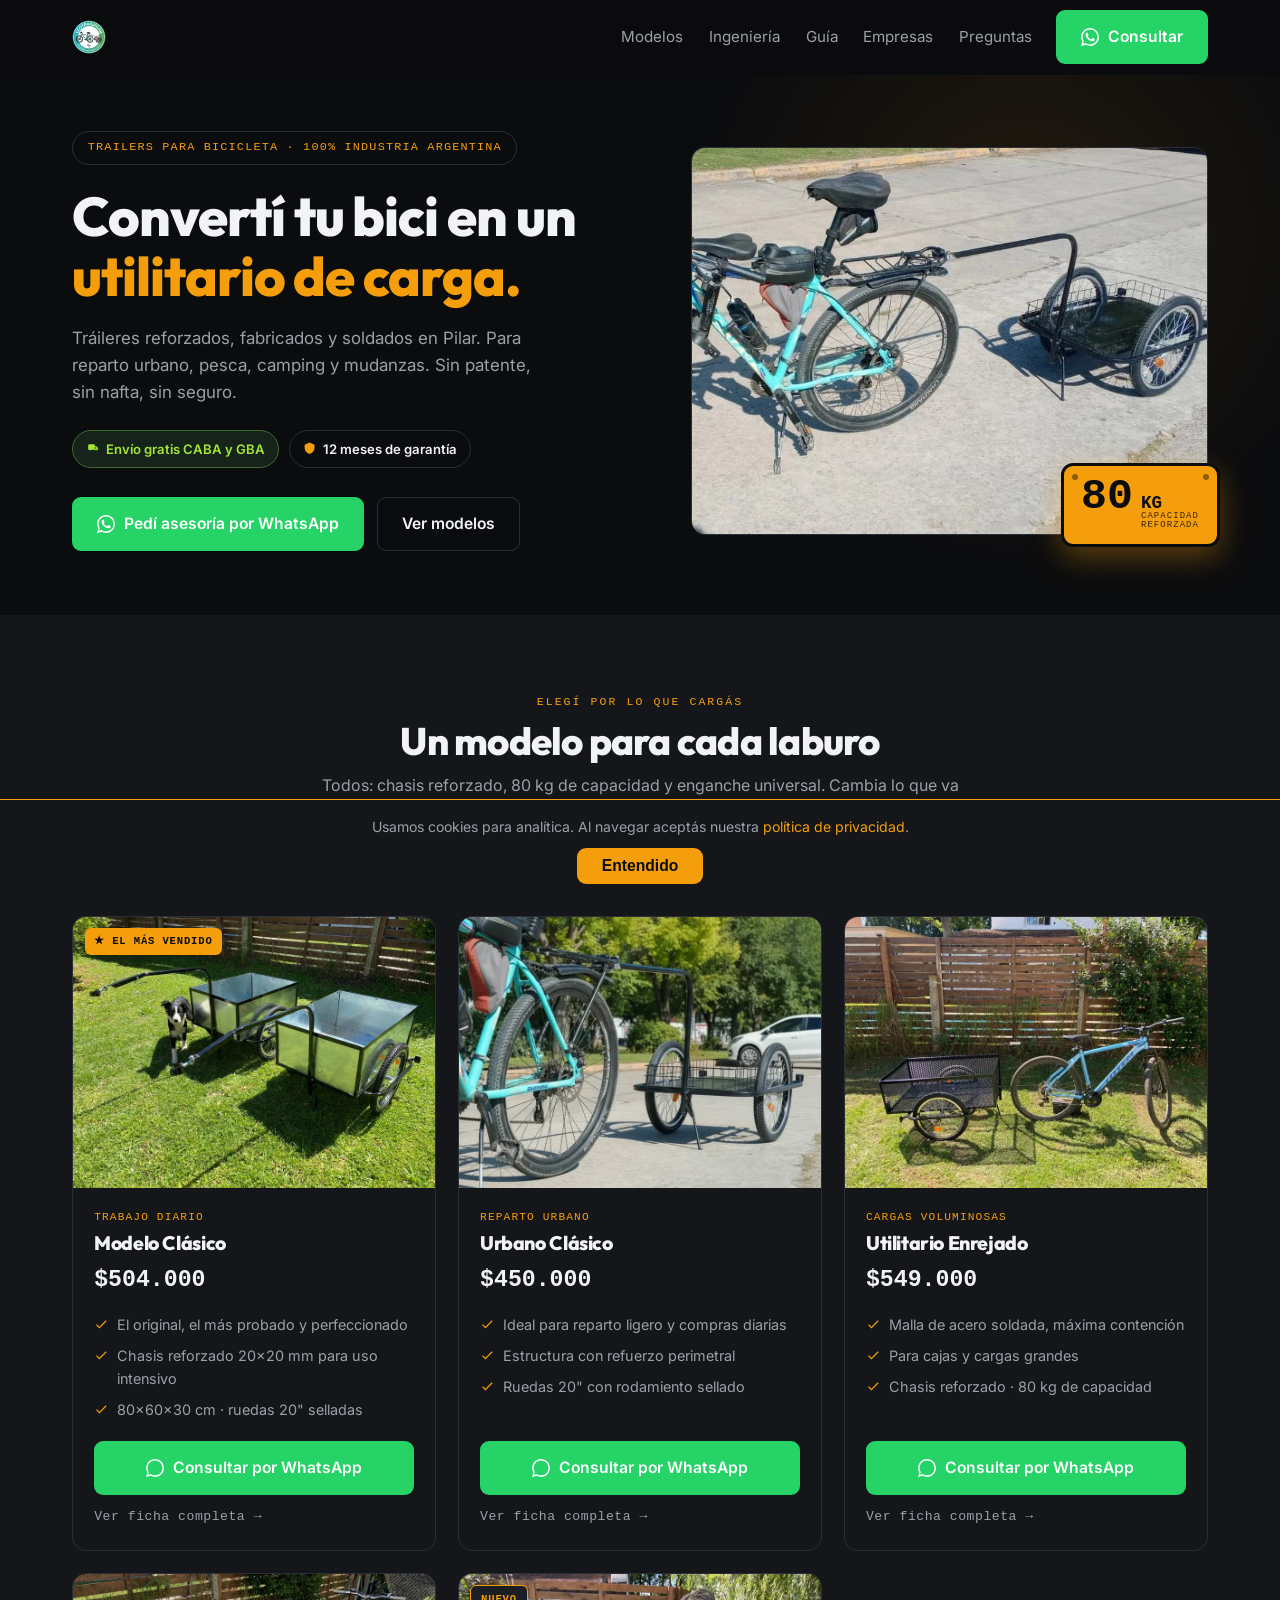
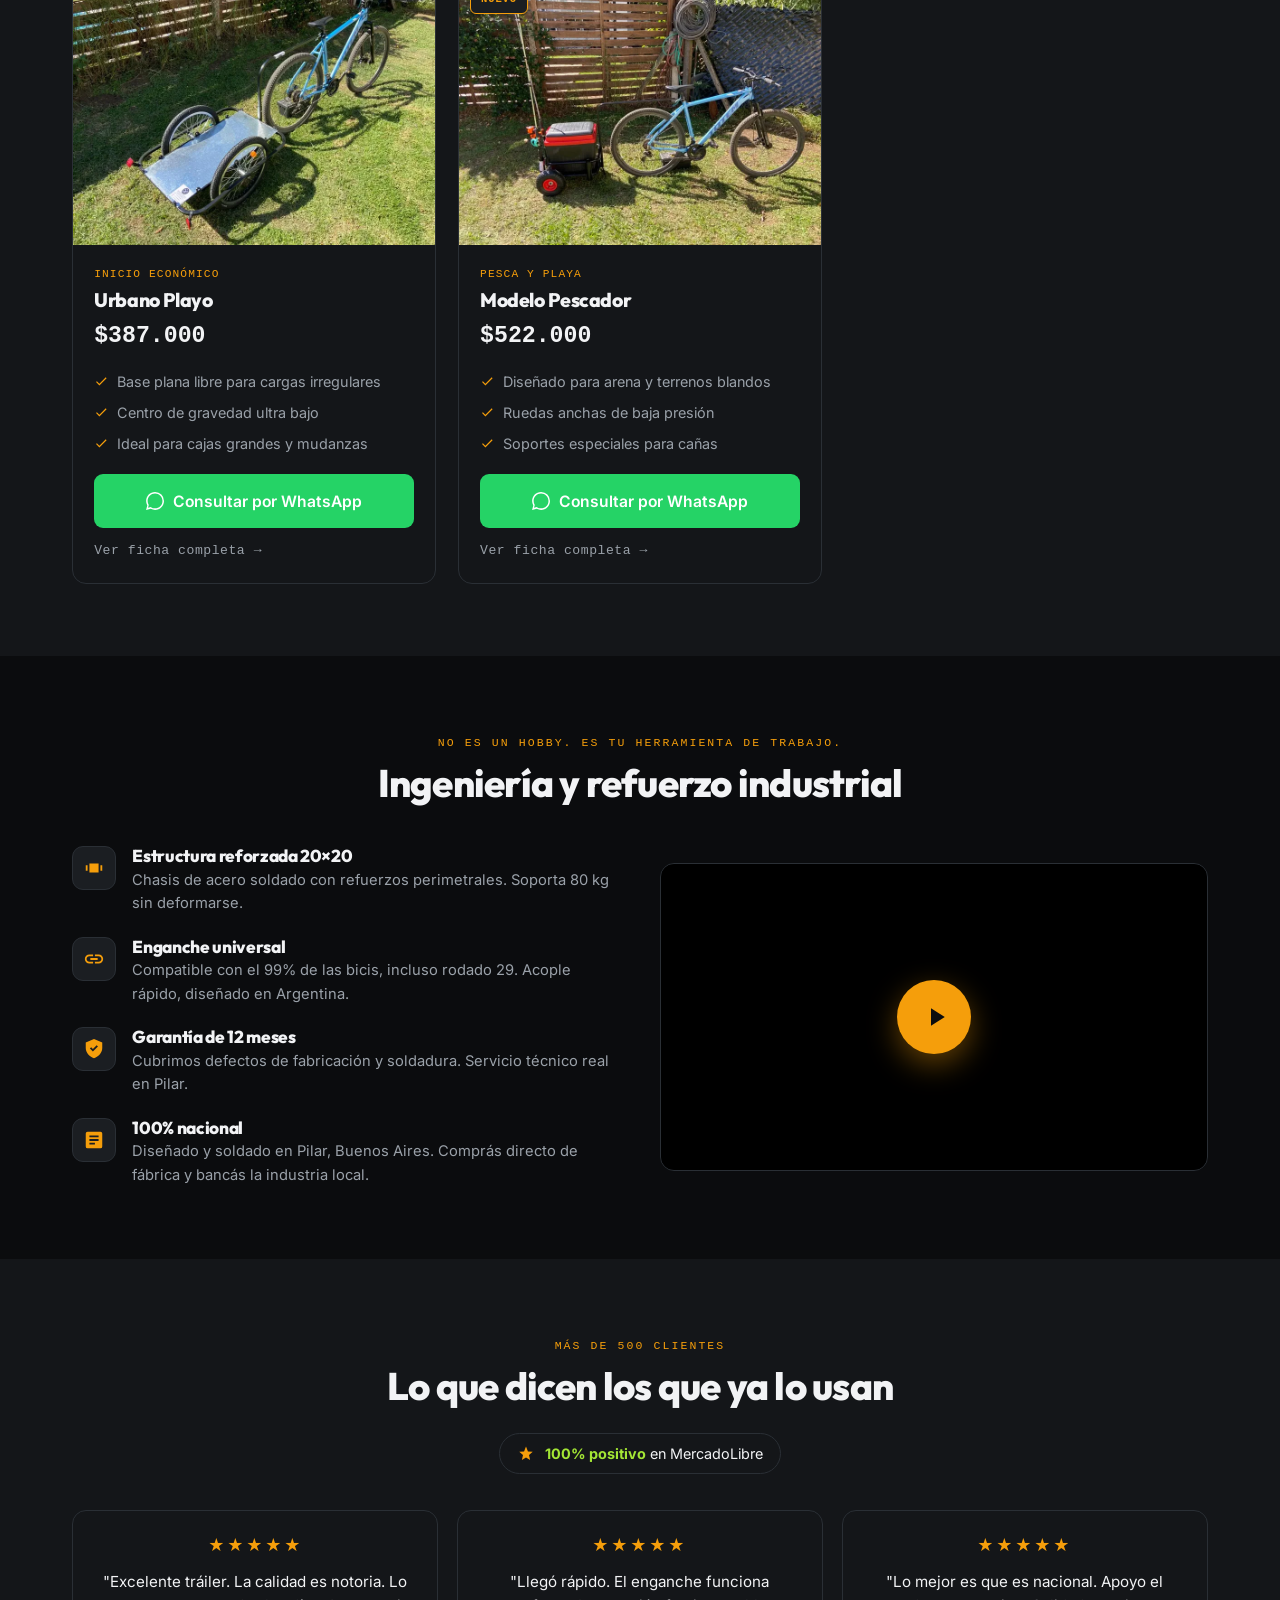
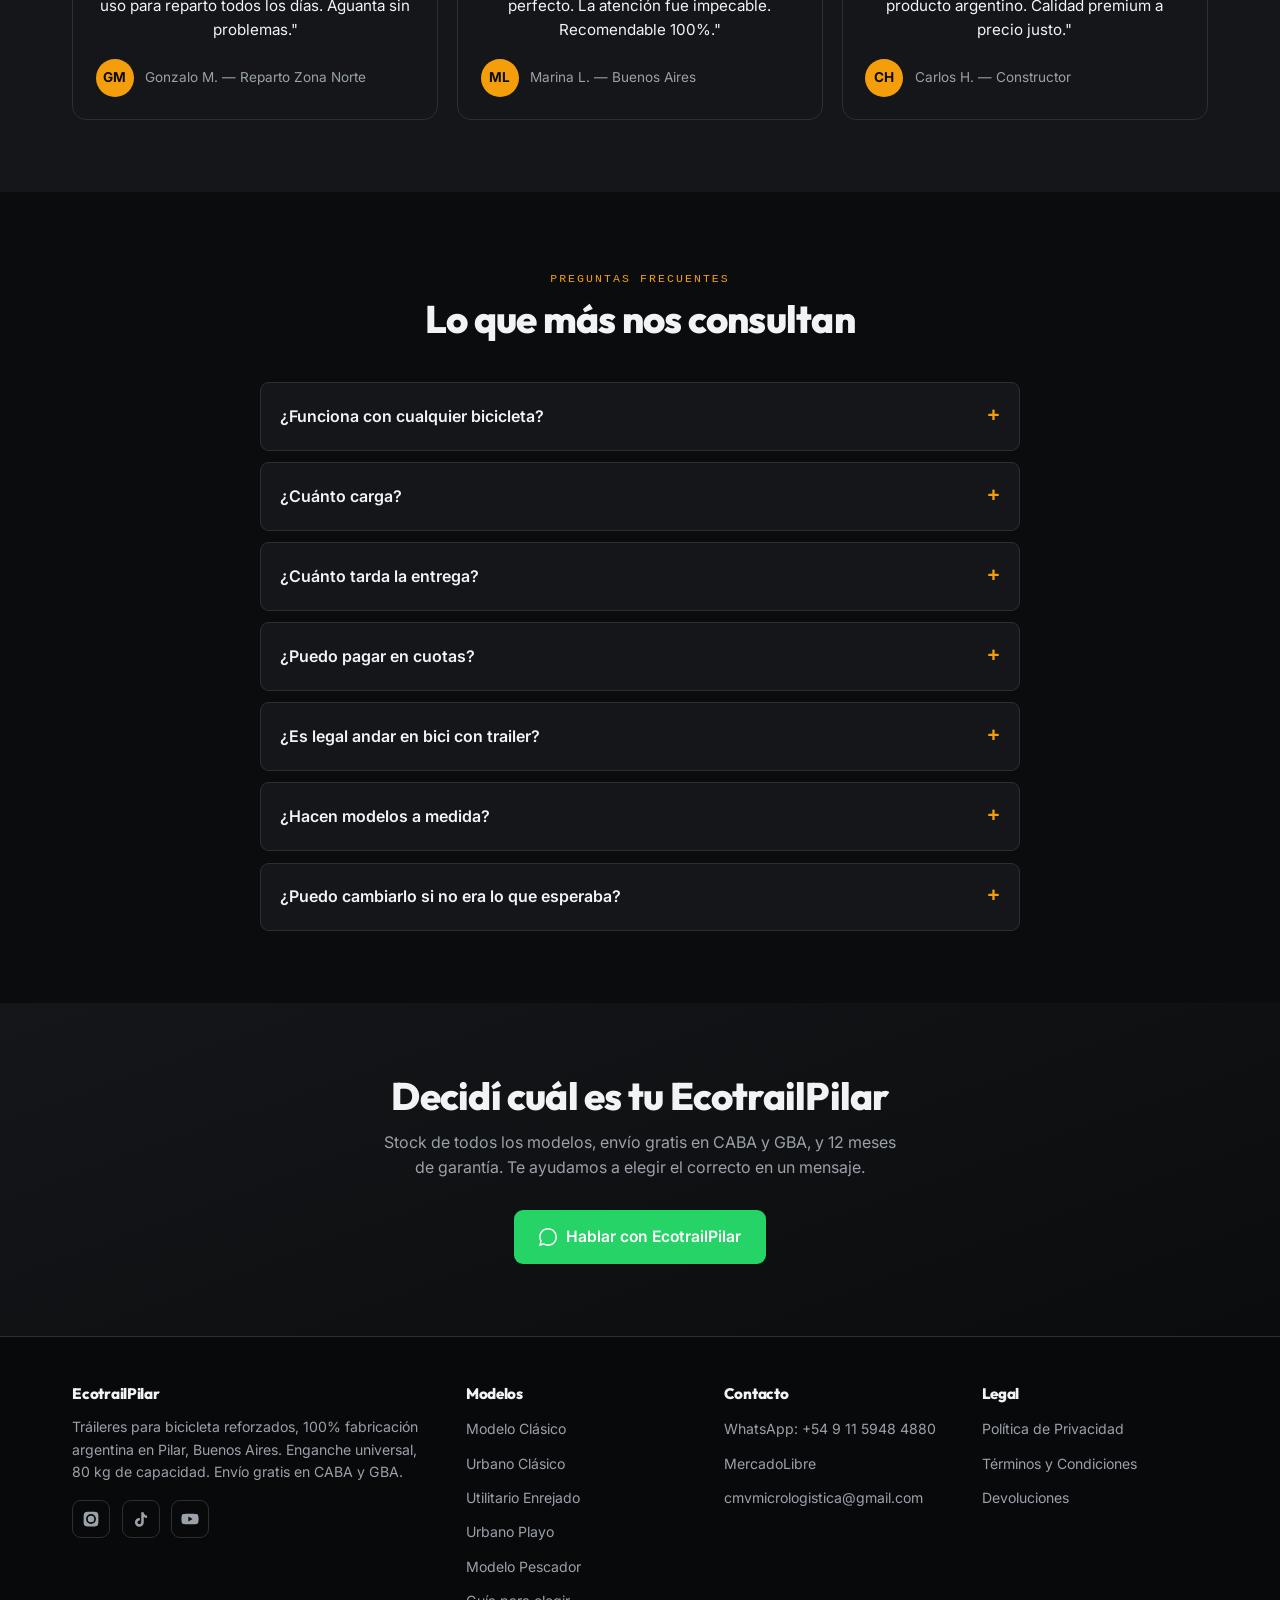
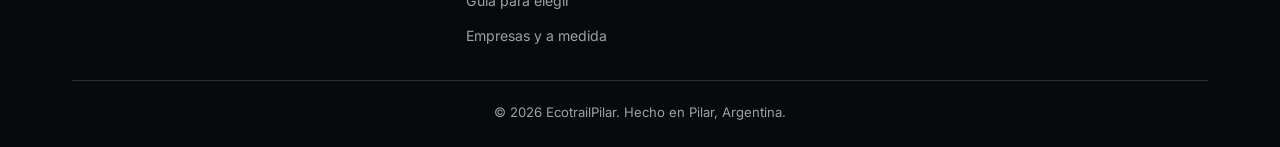
<file: index.html>
<!DOCTYPE html>
<html lang="es">
<head>
    <!-- Google tag (gtag.js) -->
    <script async src="https://www.googletagmanager.com/gtag/js?id=G-WB73V3SQ96"></script>
    <script>
        window.dataLayer = window.dataLayer || [];
        function gtag(){dataLayer.push(arguments);}
        gtag('js', new Date());
        gtag('config', 'G-WB73V3SQ96');
    </script>
    <!-- PROMOS por tiempo limitado: todo lo marcado con data-promo se ve solo hasta PROMO_FIN (hora Argentina) y se oculta solo al vencer. -->
    <script>window.PROMO_FIN='2026-11-22T23:59:59-03:00';if(Date.now()<Date.parse(window.PROMO_FIN))document.documentElement.classList.add('promo-on');</script>
    <meta charset="UTF-8">
    <meta name="viewport" content="width=device-width, initial-scale=1.0, viewport-fit=cover">
    <title>Trailer para Bicicleta Reforzado | EcotrailPilar | Industria Argentina</title>
    <meta name="description" content="Trailers para bicicleta de carga, reforzados y 100% industria argentina. Capacidad 80 kg. Enganche universal. Reparto, pesca, camping. Envío gratis en CABA y GBA.">
    <meta name="author" content="EcotrailPilar">
    <meta name="robots" content="index, follow, max-snippet:-1, max-image-preview:large, max-video-preview:-1">
    <link rel="canonical" href="https://ecotrailpilar.com/">
    <meta name="theme-color" content="#0b0c0e">
    <link rel="icon" type="image/svg+xml" href="data:image/svg+xml,%3Csvg xmlns='http://www.w3.org/2000/svg' viewBox='0 0 100 100'%3E%3Crect width='100' height='100' rx='20' fill='%230b0c0e'/%3E%3Ctext x='50' y='72' font-family='Outfit, sans-serif' font-size='55' font-weight='900' fill='%23f59e0b' text-anchor='middle'%3EEP%3C/text%3E%3C/svg%3E">
    <link rel="icon" href="favicon.ico" type="image/x-icon">
    <meta property="og:type" content="website">
    <meta property="og:title" content="Trailer para Bicicleta Reforzado | EcotrailPilar">
    <meta property="og:description" content="Tráileres de carga reforzados, 80kg, industria argentina. Enganche universal. Envío gratis en CABA y GBA.">
    <meta property="og:image" content="https://ecotrailpilar.com/assets/images/tetp.webp">
    <meta property="og:url" content="https://ecotrailpilar.com/">
    <meta property="og:site_name" content="EcotrailPilar">
    <meta name="twitter:card" content="summary_large_image">
    <meta name="twitter:title" content="Trailer para Bicicleta Reforzado | EcotrailPilar">
    <meta name="twitter:description" content="Tráileres de carga reforzados, 80kg, industria argentina. Envío gratis en CABA y GBA.">
    <meta name="twitter:image" content="https://ecotrailpilar.com/assets/images/tetp.webp">
    <link rel="preconnect" href="https://fonts.googleapis.com">
    <link rel="preconnect" href="https://fonts.gstatic.com" crossorigin>
    <link href="https://fonts.googleapis.com/css2?family=Outfit:wght@600;800&family=Inter:wght@400;600&display=swap" rel="stylesheet">
    <link rel="preload" as="image" href="assets/images/tetp.webp" fetchpriority="high">

    <link rel="stylesheet" href="styles.css?v=20261118">
</head>
<body>
    <a href="#modelos" class="skip-link">Saltar a los modelos</a>

    <header id="hdr">
        <div class="container header-row">
            <a href="/" class="logo" aria-label="EcotrailPilar — Inicio">
                <img src="assets/images/logo.webp" alt="EcotrailPilar" height="34"
                     onerror="this.style.display='none';this.insertAdjacentHTML('afterend','<span class=&quot;logo-fallback&quot;>Ecotrail<b>Pilar</b></span>')">
            </a>
            <nav class="nav" id="nav" aria-label="Navegación principal">
                <a href="#modelos">Modelos</a>
                <a href="#ingenieria">Ingeniería</a>
                <a href="/guia-trailer-para-bicicleta.html">Guía</a>
                <a href="/trailer-bicicleta-empresas.html">Empresas</a>
                <a href="#faq">Preguntas</a>
            </nav>
            <a class="btn btn--wa header-cta" target="_blank" rel="noopener"
               href="https://wa.me/5491159484880?text=Hola%20EcotrailPilar%2C%20quiero%20consultar%20por%20un%20tr%C3%A1iler.">
                <svg viewBox="0 0 24 24" fill="currentColor"><path d="M.057 24l1.687-6.163a11.867 11.867 0 01-1.587-5.946C.16 5.335 5.495 0 12.05 0a11.817 11.817 0 018.413 3.488 11.824 11.824 0 013.48 8.414c-.003 6.557-5.338 11.892-11.893 11.892a11.9 11.9 0 01-5.688-1.448L.057 24zm6.597-3.807c1.676.995 3.276 1.591 5.392 1.592 5.448 0 9.886-4.434 9.889-9.885.002-5.462-4.415-9.89-9.881-9.892-5.452 0-9.887 4.434-9.889 9.884a9.86 9.86 0 001.515 5.26l-.999 3.648 3.736-.979zm11.387-5.464c-.074-.124-.272-.198-.57-.347-.297-.149-1.758-.868-2.031-.967-.272-.099-.47-.149-.669.149-.198.297-.768.967-.941 1.165-.173.198-.347.223-.644.074-.297-.149-1.255-.462-2.39-1.475-.883-.788-1.48-1.761-1.653-2.059-.173-.297-.018-.458.13-.606.134-.133.297-.347.446-.521.151-.172.2-.296.3-.495.099-.198.05-.372-.025-.521-.075-.148-.669-1.611-.916-2.206-.242-.579-.487-.501-.669-.51l-.57-.01c-.198 0-.52.074-.792.372s-1.04 1.016-1.04 2.479 1.065 2.876 1.213 3.074c.149.198 2.095 3.2 5.076 4.487.709.306 1.263.489 1.694.626.712.226 1.36.194 1.872.118.571-.085 1.758-.719 2.006-1.413.248-.695.248-1.29.173-1.414z"/></svg>
                Consultar
            </a>
            <button class="burger" id="burger" aria-label="Abrir menú" aria-expanded="false">
                <svg viewBox="0 0 24 24" fill="none" stroke="currentColor" stroke-width="2"><line x1="3" y1="6" x2="21" y2="6"/><line x1="3" y1="12" x2="21" y2="12"/><line x1="3" y1="18" x2="21" y2="18"/></svg>
            </button>
        </div>
    </header>

    <main>
        <!-- HERO -->
        <section class="hero">
            <div class="container hero-grid">
                <div class="hero-text">
                    <h1><span class="hero-tag">Trailers para bicicleta · 100% Industria Argentina</span>Convertí tu bici en un <em>utilitario de carga.</em></h1>
                    <p class="hero-sub">Tráileres reforzados, fabricados y soldados en Pilar. Para reparto urbano, pesca, camping y mudanzas. Sin patente, sin nafta, sin seguro.</p>
                    <div class="hero-strip">
                        <a class="pill pill--promo" href="#promos" data-promo><svg viewBox="0 0 24 24" fill="currentColor" aria-hidden="true"><path d="M21.4 11.6l-9-9A2 2 0 0011 2H4a2 2 0 00-2 2v7c0 .6.2 1.1.6 1.4l9 9a2 2 0 002.8 0l7-7a2 2 0 000-2.8zM6.5 8A1.5 1.5 0 116.5 5a1.5 1.5 0 010 3z"/></svg> 30% OFF en 2 modelos · hasta el domingo</a>
                        <span class="pill pill--free">
                            <svg viewBox="0 0 24 24" fill="currentColor"><path d="M3 4h13v10H3z" opacity=".0"/><path d="M16 8h3l3 3v3h-2a2 2 0 11-4 0H10a2 2 0 11-4 0H4V6a2 2 0 012-2h10v4zm0 2v2h4l-2-2h-2zM8 14a1 1 0 100 2 1 1 0 000-2zm10 0a1 1 0 100 2 1 1 0 000-2z"/></svg>
                            Envío gratis CABA y GBA
                        </span>
                        <span class="pill">
                            <svg viewBox="0 0 24 24" fill="currentColor"><path d="M12 1l9 4v6c0 5-3.8 9.3-9 11-5.2-1.7-9-6-9-11V5l9-4z"/></svg>
                            12 meses de garantía
                        </span>
                    </div>
                    <div class="hero-cta">
                        <a class="btn btn--wa" target="_blank" rel="noopener"
                           href="https://wa.me/5491159484880?text=Hola%20EcotrailPilar%2C%20vi%20sus%20tr%C3%A1ileres%20y%20quiero%20que%20me%20asesoren%20para%20elegir%20el%20modelo.">
                            <svg viewBox="0 0 24 24" fill="currentColor"><path d="M.057 24l1.687-6.163a11.867 11.867 0 01-1.587-5.946C.16 5.335 5.495 0 12.05 0a11.817 11.817 0 018.413 3.488 11.824 11.824 0 013.48 8.414c-.003 6.557-5.338 11.892-11.893 11.892a11.9 11.9 0 01-5.688-1.448L.057 24zm6.597-3.807c1.676.995 3.276 1.591 5.392 1.592 5.448 0 9.886-4.434 9.889-9.885.002-5.462-4.415-9.89-9.881-9.892-5.452 0-9.887 4.434-9.889 9.884a9.86 9.86 0 001.515 5.26l-.999 3.648 3.736-.979zm11.387-5.464c-.074-.124-.272-.198-.57-.347-.297-.149-1.758-.868-2.031-.967-.272-.099-.47-.149-.669.149-.198.297-.768.967-.941 1.165-.173.198-.347.223-.644.074-.297-.149-1.255-.462-2.39-1.475-.883-.788-1.48-1.761-1.653-2.059-.173-.297-.018-.458.13-.606.134-.133.297-.347.446-.521.151-.172.2-.296.3-.495.099-.198.05-.372-.025-.521-.075-.148-.669-1.611-.916-2.206-.242-.579-.487-.501-.669-.51l-.57-.01c-.198 0-.52.074-.792.372s-1.04 1.016-1.04 2.479 1.065 2.876 1.213 3.074c.149.198 2.095 3.2 5.076 4.487.709.306 1.263.489 1.694.626.712.226 1.36.194 1.872.118.571-.085 1.758-.719 2.006-1.413.248-.695.248-1.29.173-1.414z"/></svg>
                            Pedí asesoría por WhatsApp
                        </a>
                        <a class="btn btn--ghost" href="#modelos">Ver modelos</a>
                    </div>
                </div>
                <div class="hero-visual">
                    <div class="hero-img-wrap">
                        <img src="assets/images/tetp.webp"
                             srcset="assets/images/tetp-small.webp 600w, assets/images/tetp-medium.webp 900w, assets/images/tetp.webp 1000w"
                             sizes="(max-width:820px) 100vw, 560px"
                             alt="Tráiler para bicicleta EcotrailPilar cargado con herramientas, uso urbano"
                             fetchpriority="high" width="800" height="600">
                    </div>
                    <div class="load-plate" aria-hidden="true">
                        <span class="load-plate__num">80</span>
                        <span class="load-plate__right">
                            <span class="load-plate__unit">KG</span>
                            <span class="load-plate__label">Capacidad<br>reforzada</span>
                        </span>
                    </div>
                </div>
            </div>
        </section>

        <!-- PROMOS POR TIEMPO LIMITADO: visible solo hasta PROMO_FIN (ver <head>); al vencer se oculta sola -->
        <section id="promos" class="section promos" data-promo aria-labelledby="promos-titulo">
            <div class="container">
                <div class="section-head">
                    <span class="eyebrow">Promo por tiempo limitado</span>
                    <h2 id="promos-titulo">30% OFF en el Clásico y el Urbano Playo</h2>
                    <p>Despacho sin demora. Reservá el tuyo por WhatsApp y te queda el precio de promo.</p>
                    <p class="promo-clock"><svg viewBox="0 0 24 24" fill="none" stroke="currentColor" stroke-width="2" stroke-linecap="round" aria-hidden="true"><circle cx="12" cy="12" r="9"/><path d="M12 7v5l3 2"/></svg> Hasta el domingo 22/11 a las 23:59 <span data-countdown></span></p>
                </div>
                <div class="promo-grid">
                    <article class="card promo-card">
                        <div class="tag-top tag-promo">−30%</div>
                        <a class="card-img" href="/trailer-bicicleta-modelo-clasico.html"><img srcset="assets/images/clasico-800.webp 800w, assets/images/clasico.webp 1600w" sizes="(max-width: 700px) 92vw, 420px" src="assets/images/clasico.webp" alt="Tráiler bicicleta Modelo Clásico EcotrailPilar con 30% OFF" loading="lazy" width="400" height="300"></a>
                        <div class="card-body">
                            <div class="card-use">Trabajo diario · el más vendido</div>
                            <h3><a href="/trailer-bicicleta-modelo-clasico.html">Modelo Clásico</a></h3>
                            <div class="promo-price"><s>$504.000</s><b>$352.800</b><span class="promo-save">Ahorrás $151.200</span></div>
                            <ul class="card-specs">
                                <li><svg viewBox="0 0 24 24" fill="currentColor"><path d="M9 16.17L4.83 12l-1.42 1.41L9 19 21 7l-1.41-1.41z"/></svg> Caja de 80×60×30 cm · chasis reforzado 20×20 mm</li>
                                <li><svg viewBox="0 0 24 24" fill="currentColor"><path d="M9 16.17L4.83 12l-1.42 1.41L9 19 21 7l-1.41-1.41z"/></svg> 80 kg de carga · ruedas 20" selladas</li>
                                <li><svg viewBox="0 0 24 24" fill="currentColor"><path d="M9 16.17L4.83 12l-1.42 1.41L9 19 21 7l-1.41-1.41z"/></svg> Despacho sin demora</li>
                            </ul>
                            <div class="card-actions">
                                <a class="btn btn--wa" data-promo-cta="clasico_home" target="_blank" rel="noopener" href="https://wa.me/5491159484880?text=Hola%20EcotrailPilar%2C%20quiero%20reservar%20el%20MODELO%20CL%C3%81SICO%20con%2030%25%20OFF%20%28%24352.800%29%20que%20vi%20en%20la%20web.">
                                    <svg viewBox="0 0 24 24" fill="currentColor"><path d="M.057 24l1.687-6.163a11.867 11.867 0 01-1.587-5.946C.16 5.335 5.495 0 12.05 0a11.817 11.817 0 018.413 3.488 11.824 11.824 0 013.48 8.414c-.003 6.557-5.338 11.892-11.893 11.892a11.9 11.9 0 01-5.688-1.448L.057 24zm6.597-3.807c1.676.995 3.276 1.591 5.392 1.592 5.448 0 9.886-4.434 9.889-9.885.002-5.462-4.415-9.89-9.881-9.892-5.452 0-9.887 4.434-9.889 9.884a9.86 9.86 0 001.515 5.26l-.999 3.648 3.736-.979z"/></svg>
                                    Reservar por WhatsApp
                                </a>
                                <a class="link-buy" href="/trailer-bicicleta-modelo-clasico.html">Ver ficha completa →</a>
                            </div>
                        </div>
                    </article>
                    <article class="card promo-card">
                        <div class="tag-top tag-promo">−30%</div>
                        <a class="card-img" href="/trailer-bicicleta-urbano-playo.html"><img srcset="assets/images/playo-800.webp 800w, assets/images/playo.webp 1280w" sizes="(max-width: 700px) 92vw, 420px" src="assets/images/playo.webp" alt="Tráiler bicicleta Urbano Playo EcotrailPilar con 30% OFF" loading="lazy" width="400" height="300"></a>
                        <div class="card-body">
                            <div class="card-use">Base plana · cargas grandes</div>
                            <h3><a href="/trailer-bicicleta-urbano-playo.html">Urbano Playo</a></h3>
                            <div class="promo-price"><s>$387.000</s><b>$270.900</b><span class="promo-save">Ahorrás $116.100</span></div>
                            <ul class="card-specs">
                                <li><svg viewBox="0 0 24 24" fill="currentColor"><path d="M9 16.17L4.83 12l-1.42 1.41L9 19 21 7l-1.41-1.41z"/></svg> Base plana libre para cargas irregulares</li>
                                <li><svg viewBox="0 0 24 24" fill="currentColor"><path d="M9 16.17L4.83 12l-1.42 1.41L9 19 21 7l-1.41-1.41z"/></svg> Centro de gravedad ultra bajo · 80 kg</li>
                                <li><svg viewBox="0 0 24 24" fill="currentColor"><path d="M9 16.17L4.83 12l-1.42 1.41L9 19 21 7l-1.41-1.41z"/></svg> Despacho sin demora</li>
                            </ul>
                            <div class="card-actions">
                                <a class="btn btn--wa" data-promo-cta="playo_home" target="_blank" rel="noopener" href="https://wa.me/5491159484880?text=Hola%20EcotrailPilar%2C%20quiero%20reservar%20el%20URBANO%20PLAYO%20con%2030%25%20OFF%20%28%24270.900%29%20que%20vi%20en%20la%20web.">
                                    <svg viewBox="0 0 24 24" fill="currentColor"><path d="M.057 24l1.687-6.163a11.867 11.867 0 01-1.587-5.946C.16 5.335 5.495 0 12.05 0a11.817 11.817 0 018.413 3.488 11.824 11.824 0 013.48 8.414c-.003 6.557-5.338 11.892-11.893 11.892a11.9 11.9 0 01-5.688-1.448L.057 24zm6.597-3.807c1.676.995 3.276 1.591 5.392 1.592 5.448 0 9.886-4.434 9.889-9.885.002-5.462-4.415-9.89-9.881-9.892-5.452 0-9.887 4.434-9.889 9.884a9.86 9.86 0 001.515 5.26l-.999 3.648 3.736-.979z"/></svg>
                                    Reservar por WhatsApp
                                </a>
                                <a class="link-buy" href="/trailer-bicicleta-urbano-playo.html">Ver ficha completa →</a>
                            </div>
                        </div>
                    </article>
                </div>
                <p class="promo-fine">Promo válida del 18/11 al 22/11/2026 a las 23:59 (hora Argentina). Precio de promo con pago solo por transferencia; el envío se cotiza aparte según tu zona.</p>
            </div>
        </section>

        <!-- MODELOS -->
        <section id="modelos" class="section section--alt">
            <div class="container">
                <div class="section-head">
                    <span class="eyebrow">Elegí por lo que cargás</span>
                    <h2>Un modelo para cada laburo</h2>
                    <p>Todos: chasis reforzado, 80 kg de capacidad y enganche universal. Cambia lo que va arriba.</p>
                </div>
                <p class="filter-note">¿Dudás cuál es el tuyo? Decinos qué transportás y lo resolvemos en un mensaje, o leé la <a href="/guia-trailer-para-bicicleta.html">guía para elegir</a>.</p>
                <div class="models">

                    <!-- Clásico (best seller, va primero) -->
                    <article class="card reveal">
                        <div class="tag-top tag-best">★ El más vendido</div>
                        <a class="tag-top tag-promo tag-top--right" href="#promos" data-promo>−30% promo</a>
                        <div class="card-img"><img srcset="assets/images/clasico-800.webp 800w, assets/images/clasico.webp 1600w" sizes="(max-width: 700px) 92vw, 380px" src="assets/images/clasico.webp" alt="Tráiler bicicleta Modelo Clásico EcotrailPilar" loading="lazy" width="400" height="300"></div>
                        <div class="card-body">
                            <div class="card-use">Trabajo diario</div>
                            <h3><a href="/trailer-bicicleta-modelo-clasico.html">Modelo Clásico</a></h3>
                            <div class="card-price promo-off">$504.000</div>
                            <div class="promo-price" data-promo><s>$504.000</s><b>$352.800</b></div>
                            <ul class="card-specs">
                                <li><svg viewBox="0 0 24 24" fill="currentColor"><path d="M9 16.17L4.83 12l-1.42 1.41L9 19 21 7l-1.41-1.41z"/></svg> El original, el más probado y perfeccionado</li>
                                <li><svg viewBox="0 0 24 24" fill="currentColor"><path d="M9 16.17L4.83 12l-1.42 1.41L9 19 21 7l-1.41-1.41z"/></svg> Chasis reforzado 20×20 mm para uso intensivo</li>
                                <li><svg viewBox="0 0 24 24" fill="currentColor"><path d="M9 16.17L4.83 12l-1.42 1.41L9 19 21 7l-1.41-1.41z"/></svg> 80×60×30 cm · ruedas 20" selladas</li>
                            </ul>
                            <div class="card-actions">
                                <a class="btn btn--wa" data-promo data-promo-cta="clasico_card" target="_blank" rel="noopener" href="https://wa.me/5491159484880?text=Hola%20EcotrailPilar%2C%20quiero%20reservar%20el%20MODELO%20CL%C3%81SICO%20con%2030%25%20OFF%20%28%24352.800%29%20que%20vi%20en%20la%20web.">
                                    <svg viewBox="0 0 24 24" fill="currentColor"><path d="M.057 24l1.687-6.163a11.867 11.867 0 01-1.587-5.946C.16 5.335 5.495 0 12.05 0a11.817 11.817 0 018.413 3.488 11.824 11.824 0 013.48 8.414c-.003 6.557-5.338 11.892-11.893 11.892a11.9 11.9 0 01-5.688-1.448L.057 24zm6.597-3.807c1.676.995 3.276 1.591 5.392 1.592 5.448 0 9.886-4.434 9.889-9.885.002-5.462-4.415-9.89-9.881-9.892-5.452 0-9.887 4.434-9.889 9.884a9.86 9.86 0 001.515 5.26l-.999 3.648 3.736-.979z"/></svg>
                                    Reservar con 30% OFF
                                </a>
                                <a class="btn btn--wa promo-off" target="_blank" rel="noopener" href="https://wa.me/5491159484880?text=Hola%20EcotrailPilar%2C%20me%20interesa%20el%20MODELO%20CL%C3%81SICO%20(%24504.000).%20%C2%BFMe%20asesoran%3F">
                                    <svg viewBox="0 0 24 24" fill="currentColor"><path d="M.057 24l1.687-6.163a11.867 11.867 0 01-1.587-5.946C.16 5.335 5.495 0 12.05 0a11.817 11.817 0 018.413 3.488 11.824 11.824 0 013.48 8.414c-.003 6.557-5.338 11.892-11.893 11.892a11.9 11.9 0 01-5.688-1.448L.057 24zm6.597-3.807c1.676.995 3.276 1.591 5.392 1.592 5.448 0 9.886-4.434 9.889-9.885.002-5.462-4.415-9.89-9.881-9.892-5.452 0-9.887 4.434-9.889 9.884a9.86 9.86 0 001.515 5.26l-.999 3.648 3.736-.979z"/></svg>
                                    Consultar por WhatsApp
                                </a>
                                <a class="link-buy" href="/trailer-bicicleta-modelo-clasico.html">Ver ficha completa →</a>
                            </div>
                        </div>
                    </article>

                    <!-- Urbano Clásico -->
                    <article class="card reveal">
                        <div class="card-img"><img srcset="assets/images/urbano-800.webp 800w, assets/images/urbano.webp 1024w" sizes="(max-width: 700px) 92vw, 380px" src="assets/images/urbano.webp" alt="Tráiler bicicleta Urbano Clásico EcotrailPilar — reparto y compras" loading="lazy" width="400" height="300"></div>
                        <div class="card-body">
                            <div class="card-use">Reparto urbano</div>
                            <h3><a href="/trailer-bicicleta-urbano-clasico.html">Urbano Clásico</a></h3>
                            <div class="card-price">$450.000</div>
                            <ul class="card-specs">
                                <li><svg viewBox="0 0 24 24" fill="currentColor"><path d="M9 16.17L4.83 12l-1.42 1.41L9 19 21 7l-1.41-1.41z"/></svg> Ideal para reparto ligero y compras diarias</li>
                                <li><svg viewBox="0 0 24 24" fill="currentColor"><path d="M9 16.17L4.83 12l-1.42 1.41L9 19 21 7l-1.41-1.41z"/></svg> Estructura con refuerzo perimetral</li>
                                <li><svg viewBox="0 0 24 24" fill="currentColor"><path d="M9 16.17L4.83 12l-1.42 1.41L9 19 21 7l-1.41-1.41z"/></svg> Ruedas 20" con rodamiento sellado</li>
                            </ul>
                            <div class="card-actions">
                                <a class="btn btn--wa" target="_blank" rel="noopener" href="https://wa.me/5491159484880?text=Hola%20EcotrailPilar%2C%20me%20interesa%20el%20URBANO%20CL%C3%81SICO%20(%24450.000).%20%C2%BFMe%20asesoran%3F">
                                    <svg viewBox="0 0 24 24" fill="currentColor"><path d="M.057 24l1.687-6.163a11.867 11.867 0 01-1.587-5.946C.16 5.335 5.495 0 12.05 0a11.817 11.817 0 018.413 3.488 11.824 11.824 0 013.48 8.414c-.003 6.557-5.338 11.892-11.893 11.892a11.9 11.9 0 01-5.688-1.448L.057 24zm6.597-3.807c1.676.995 3.276 1.591 5.392 1.592 5.448 0 9.886-4.434 9.889-9.885.002-5.462-4.415-9.89-9.881-9.892-5.452 0-9.887 4.434-9.889 9.884a9.86 9.86 0 001.515 5.26l-.999 3.648 3.736-.979z"/></svg>
                                    Consultar por WhatsApp
                                </a>
                                <a class="link-buy" href="/trailer-bicicleta-urbano-clasico.html">Ver ficha completa →</a>
                            </div>
                        </div>
                    </article>

                    <!-- Utilitario Enrejado -->
                    <article class="card reveal">
                        <div class="card-img"><img srcset="assets/images/utilitario-800.webp 800w, assets/images/utilitario.webp 1280w" sizes="(max-width: 700px) 92vw, 380px" src="assets/images/utilitario.webp" alt="Tráiler bicicleta Utilitario Enrejado reforzado para cargas voluminosas" loading="lazy" width="400" height="300"></div>
                        <div class="card-body">
                            <div class="card-use">Cargas voluminosas</div>
                            <h3><a href="/trailer-bicicleta-utilitario-enrejado.html">Utilitario Enrejado</a></h3>
                            <div class="card-price">$549.000</div>
                            <ul class="card-specs">
                                <li><svg viewBox="0 0 24 24" fill="currentColor"><path d="M9 16.17L4.83 12l-1.42 1.41L9 19 21 7l-1.41-1.41z"/></svg> Malla de acero soldada, máxima contención</li>
                                <li><svg viewBox="0 0 24 24" fill="currentColor"><path d="M9 16.17L4.83 12l-1.42 1.41L9 19 21 7l-1.41-1.41z"/></svg> Para cajas y cargas grandes</li>
                                <li><svg viewBox="0 0 24 24" fill="currentColor"><path d="M9 16.17L4.83 12l-1.42 1.41L9 19 21 7l-1.41-1.41z"/></svg> Chasis reforzado · 80 kg de capacidad</li>
                            </ul>
                            <div class="card-actions">
                                <a class="btn btn--wa" target="_blank" rel="noopener" href="https://wa.me/5491159484880?text=Hola%20EcotrailPilar%2C%20me%20interesa%20el%20UTILITARIO%20ENREJADO%20(%24549.000).%20%C2%BFMe%20asesoran%3F">
                                    <svg viewBox="0 0 24 24" fill="currentColor"><path d="M.057 24l1.687-6.163a11.867 11.867 0 01-1.587-5.946C.16 5.335 5.495 0 12.05 0a11.817 11.817 0 018.413 3.488 11.824 11.824 0 013.48 8.414c-.003 6.557-5.338 11.892-11.893 11.892a11.9 11.9 0 01-5.688-1.448L.057 24zm6.597-3.807c1.676.995 3.276 1.591 5.392 1.592 5.448 0 9.886-4.434 9.889-9.885.002-5.462-4.415-9.89-9.881-9.892-5.452 0-9.887 4.434-9.889 9.884a9.86 9.86 0 001.515 5.26l-.999 3.648 3.736-.979z"/></svg>
                                    Consultar por WhatsApp
                                </a>
                                <a class="link-buy" href="/trailer-bicicleta-utilitario-enrejado.html">Ver ficha completa →</a>
                            </div>
                        </div>
                    </article>

                    <!-- Urbano Playo -->
                    <article class="card reveal">
                        <a class="tag-top tag-promo tag-top--right" href="#promos" data-promo>−30% promo</a>
                        <div class="card-img"><img srcset="assets/images/playo-800.webp 800w, assets/images/playo.webp 1280w" sizes="(max-width: 700px) 92vw, 380px" src="assets/images/playo.webp" alt="Tráiler bicicleta Urbano Playo base plana para mudanzas y cajas grandes" loading="lazy" width="400" height="300"></div>
                        <div class="card-body">
                            <div class="card-use">Inicio económico</div>
                            <h3><a href="/trailer-bicicleta-urbano-playo.html">Urbano Playo</a></h3>
                            <div class="card-price promo-off">$387.000</div>
                            <div class="promo-price" data-promo><s>$387.000</s><b>$270.900</b></div>
                            <ul class="card-specs">
                                <li><svg viewBox="0 0 24 24" fill="currentColor"><path d="M9 16.17L4.83 12l-1.42 1.41L9 19 21 7l-1.41-1.41z"/></svg> Base plana libre para cargas irregulares</li>
                                <li><svg viewBox="0 0 24 24" fill="currentColor"><path d="M9 16.17L4.83 12l-1.42 1.41L9 19 21 7l-1.41-1.41z"/></svg> Centro de gravedad ultra bajo</li>
                                <li><svg viewBox="0 0 24 24" fill="currentColor"><path d="M9 16.17L4.83 12l-1.42 1.41L9 19 21 7l-1.41-1.41z"/></svg> Ideal para cajas grandes y mudanzas</li>
                            </ul>
                            <div class="card-actions">
                                <a class="btn btn--wa" data-promo data-promo-cta="playo_card" target="_blank" rel="noopener" href="https://wa.me/5491159484880?text=Hola%20EcotrailPilar%2C%20quiero%20reservar%20el%20URBANO%20PLAYO%20con%2030%25%20OFF%20%28%24270.900%29%20que%20vi%20en%20la%20web.">
                                    <svg viewBox="0 0 24 24" fill="currentColor"><path d="M.057 24l1.687-6.163a11.867 11.867 0 01-1.587-5.946C.16 5.335 5.495 0 12.05 0a11.817 11.817 0 018.413 3.488 11.824 11.824 0 013.48 8.414c-.003 6.557-5.338 11.892-11.893 11.892a11.9 11.9 0 01-5.688-1.448L.057 24zm6.597-3.807c1.676.995 3.276 1.591 5.392 1.592 5.448 0 9.886-4.434 9.889-9.885.002-5.462-4.415-9.89-9.881-9.892-5.452 0-9.887 4.434-9.889 9.884a9.86 9.86 0 001.515 5.26l-.999 3.648 3.736-.979z"/></svg>
                                    Reservar con 30% OFF
                                </a>
                                <a class="btn btn--wa promo-off" target="_blank" rel="noopener" href="https://wa.me/5491159484880?text=Hola%20EcotrailPilar%2C%20me%20interesa%20el%20URBANO%20PLAYO%20(%24387.000).%20%C2%BFMe%20asesoran%3F">
                                    <svg viewBox="0 0 24 24" fill="currentColor"><path d="M.057 24l1.687-6.163a11.867 11.867 0 01-1.587-5.946C.16 5.335 5.495 0 12.05 0a11.817 11.817 0 018.413 3.488 11.824 11.824 0 013.48 8.414c-.003 6.557-5.338 11.892-11.893 11.892a11.9 11.9 0 01-5.688-1.448L.057 24zm6.597-3.807c1.676.995 3.276 1.591 5.392 1.592 5.448 0 9.886-4.434 9.889-9.885.002-5.462-4.415-9.89-9.881-9.892-5.452 0-9.887 4.434-9.889 9.884a9.86 9.86 0 001.515 5.26l-.999 3.648 3.736-.979z"/></svg>
                                    Consultar por WhatsApp
                                </a>
                                <a class="link-buy" href="/trailer-bicicleta-urbano-playo.html">Ver ficha completa →</a>
                            </div>
                        </div>
                    </article>

                    <!-- Pescador -->
                    <article class="card reveal">
                        <div class="tag-top tag-new">Nuevo</div>
                        <div class="card-img"><img srcset="assets/images/pescador-800.webp 800w, assets/images/pescador.webp 1280w" sizes="(max-width: 700px) 92vw, 380px" src="assets/images/pescador.webp" alt="Tráiler para bicicleta Pescador EcotrailPilar — playa y terrenos blandos" loading="lazy" width="400" height="300"></div>
                        <div class="card-body">
                            <div class="card-use">Pesca y playa</div>
                            <h3><a href="/trailer-bicicleta-pescador.html">Modelo Pescador</a></h3>
                            <div class="card-price">$522.000</div>
                            <ul class="card-specs">
                                <li><svg viewBox="0 0 24 24" fill="currentColor"><path d="M9 16.17L4.83 12l-1.42 1.41L9 19 21 7l-1.41-1.41z"/></svg> Diseñado para arena y terrenos blandos</li>
                                <li><svg viewBox="0 0 24 24" fill="currentColor"><path d="M9 16.17L4.83 12l-1.42 1.41L9 19 21 7l-1.41-1.41z"/></svg> Ruedas anchas de baja presión</li>
                                <li><svg viewBox="0 0 24 24" fill="currentColor"><path d="M9 16.17L4.83 12l-1.42 1.41L9 19 21 7l-1.41-1.41z"/></svg> Soportes especiales para cañas</li>
                            </ul>
                            <div class="card-actions">
                                <a class="btn btn--wa" target="_blank" rel="noopener" href="https://wa.me/5491159484880?text=Hola%20EcotrailPilar%2C%20me%20interesa%20el%20MODELO%20PESCADOR%20(%24522.000).%20%C2%BFMe%20asesoran%3F">
                                    <svg viewBox="0 0 24 24" fill="currentColor"><path d="M.057 24l1.687-6.163a11.867 11.867 0 01-1.587-5.946C.16 5.335 5.495 0 12.05 0a11.817 11.817 0 018.413 3.488 11.824 11.824 0 013.48 8.414c-.003 6.557-5.338 11.892-11.893 11.892a11.9 11.9 0 01-5.688-1.448L.057 24zm6.597-3.807c1.676.995 3.276 1.591 5.392 1.592 5.448 0 9.886-4.434 9.889-9.885.002-5.462-4.415-9.89-9.881-9.892-5.452 0-9.887 4.434-9.889 9.884a9.86 9.86 0 001.515 5.26l-.999 3.648 3.736-.979z"/></svg>
                                    Consultar por WhatsApp
                                </a>
                                <a class="link-buy" href="/trailer-bicicleta-pescador.html">Ver ficha completa →</a>
                            </div>
                        </div>
                    </article>

                </div>
            </div>
        </section>

        <!-- INGENIERÍA + VIDEO -->
        <section id="ingenieria" class="section">
            <div class="container">
                <div class="section-head">
                    <span class="eyebrow">No es un hobby. Es tu herramienta de trabajo.</span>
                    <h2>Ingeniería y refuerzo industrial</h2>
                </div>
                <div class="eng-grid">
                    <ul class="eng-points reveal">
                        <li>
                            <span class="eng-ico"><svg viewBox="0 0 24 24" fill="currentColor"><path d="M3 9h2v6H3zm16 0h2v6h-2zM7 7h10v10H7z"/></svg></span>
                            <div><h3>Estructura reforzada 20×20</h3><p>Chasis de acero soldado con refuerzos perimetrales. Soporta 80 kg sin deformarse.</p></div>
                        </li>
                        <li>
                            <span class="eng-ico"><svg viewBox="0 0 24 24" fill="currentColor"><path d="M3.9 12c0-1.7 1.4-3.1 3.1-3.1h4V7H7c-2.8 0-5 2.2-5 5s2.2 5 5 5h4v-1.9H7c-1.7 0-3.1-1.4-3.1-3.1zM8 13h8v-2H8zm9-6h-4v1.9h4c1.7 0 3.1 1.4 3.1 3.1s-1.4 3.1-3.1 3.1h-4V17h4c2.8 0 5-2.2 5-5s-2.2-5-5-5z"/></svg></span>
                            <div><h3>Enganche universal</h3><p>Compatible con el 99% de las bicis, incluso rodado 29. Acople rápido, diseñado en Argentina.</p></div>
                        </li>
                        <li>
                            <span class="eng-ico"><svg viewBox="0 0 24 24" fill="currentColor"><path d="M12 1l9 4v6c0 5-3.8 9.3-9 11-5.2-1.7-9-6-9-11V5l9-4zm-1.2 13.8l5.5-5.5-1.4-1.4-4.1 4.1-1.9-1.9-1.4 1.4 3.3 3.3z"/></svg></span>
                            <div><h3>Garantía de 12 meses</h3><p>Cubrimos defectos de fabricación y soldadura. Servicio técnico real en Pilar.</p></div>
                        </li>
                        <li>
                            <span class="eng-ico"><svg viewBox="0 0 24 24" fill="currentColor"><path d="M12 2l3 3h-2v4h-2V5H7l3-3 2 0zM4 11h16v2H4zm0 4h16v2H4zm0 4h16v2H4z" opacity=".0"/><path d="M5 3h14a2 2 0 012 2v14a2 2 0 01-2 2H5a2 2 0 01-2-2V5a2 2 0 012-2zm2 4v2h10V7H7zm0 4v2h10v-2H7zm0 4v2h6v-2H7z"/></svg></span>
                            <div><h3>100% nacional</h3><p>Diseñado y soldado en Pilar, Buenos Aires. Comprás directo de fábrica y bancás la industria local.</p></div>
                        </li>
                    </ul>
                    <div class="video reveal" data-youtube="69UPgT_sLWI" role="button" tabindex="0" aria-label="Reproducir video del producto">
                        <div class="play"><span><svg viewBox="0 0 24 24" fill="currentColor"><path d="M8 5v14l11-7z"/></svg></span></div>
                    </div>
                </div>
            </div>
        </section>

        <!-- PRUEBA SOCIAL -->
        <section class="section section--alt">
            <div class="container" style="text-align:center">
                <div class="section-head" style="margin-bottom:1.6rem">
                    <span class="eyebrow">Más de 500 clientes</span>
                    <h2>Lo que dicen los que ya lo usan</h2>
                </div>
                <a class="ml-badge" target="_blank" rel="noopener" href="https://www.mercadolibre.com.ar/pagina/cvarela27">
                    <svg viewBox="0 0 24 24" fill="currentColor" style="width:18px;height:18px;color:var(--amber)"><path d="M12 2l2.6 6.5L21 9l-5 4.3L17.5 20 12 16.5 6.5 20 8 13.3 3 9l6.4-.5z"/></svg>
                    <span><b>100% positivo</b> en MercadoLibre</span>
                </a>
                <div class="reviews">
                    <div class="review reveal">
                        <div class="stars">★★★★★</div>
                        <p class="review-text">"Excelente tráiler. La calidad es notoria. Lo uso para reparto todos los días. Aguanta sin problemas."</p>
                        <div class="review-who"><span class="avatar">GM</span><span class="review-name">Gonzalo M. — Reparto Zona Norte</span></div>
                    </div>
                    <div class="review reveal">
                        <div class="stars">★★★★★</div>
                        <p class="review-text">"Llegó rápido. El enganche funciona perfecto. La atención fue impecable. Recomendable 100%."</p>
                        <div class="review-who"><span class="avatar">ML</span><span class="review-name">Marina L. — Buenos Aires</span></div>
                    </div>
                    <div class="review reveal">
                        <div class="stars">★★★★★</div>
                        <p class="review-text">"Lo mejor es que es nacional. Apoyo el producto argentino. Calidad premium a precio justo."</p>
                        <div class="review-who"><span class="avatar">CH</span><span class="review-name">Carlos H. — Constructor</span></div>
                    </div>
                </div>
            </div>
        </section>

        <!-- FAQ -->
        <section id="faq" class="section">
            <div class="container">
                <div class="section-head">
                    <span class="eyebrow">Preguntas frecuentes</span>
                    <h2>Lo que más nos consultan</h2>
                </div>
                <div class="faq">
                    <details><summary>¿Funciona con cualquier bicicleta?</summary><div class="faq-body">Sí. El enganche universal es compatible con el 99% de las bicis del mercado: rodado 29, single speed, fixie y MTB. El acople se adapta a casi cualquier tubo trasero.</div></details>
                    <details><summary>¿Cuánto carga?</summary><div class="faq-body">Todos los modelos soportan hasta 80 kg de carga útil. El chasis está reforzado para trabajo intensivo diario sin deformarse.</div></details>
                    <details><summary>¿Cuánto tarda la entrega?</summary><div class="faq-body">Despachamos en hasta 20 días. En CABA y GBA: 3 a 5 días hábiles, con envío gratis. Al interior: 3 a 7 días — el costo del envío lo coordinamos por WhatsApp según tu localidad antes de cerrar la compra, sin sorpresas.</div></details>
                    <details><summary>¿Puedo pagar en cuotas?</summary><div class="faq-body">Sí. 3 cuotas sin interés con cualquier tarjeta de crédito. Con MercadoPago llegás hasta 12 cuotas según tu banco. También aceptamos transferencia (coordinamos por WhatsApp).</div></details>
                    <details><summary>¿Es legal andar en bici con trailer?</summary><div class="faq-body">Sí. La Ley Nacional de Tránsito permite transportar carga en bicicleta si el peso no pone en riesgo la estabilidad. Te lo explicamos en <a href="/es-legal-llevar-trailer-en-bicicleta.html" style="color:var(--amber)">esta nota sobre la ley</a>.</div></details>
                    <details><summary>¿Hacen modelos a medida?</summary><div class="faq-body">Sí. Fabricamos a medida con especificaciones particulares. Escribinos por WhatsApp con lo que necesitás y te pasamos presupuesto sin costo. Más info en <a href="/trailer-bicicleta-empresas.html" style="color:var(--amber)">empresas y pedidos a medida</a>.</div></details>
                    <details><summary>¿Puedo cambiarlo si no era lo que esperaba?</summary><div class="faq-body">Sí. Podés solicitar cambio por otro modelo dentro de los 10 días corridos, sin uso y en su empaque original (el envío de devolución corre por tu cuenta). Si tiene un defecto de fábrica, nos hacemos cargo de todo.</div></details>
                </div>
            </div>
        </section>

        <!-- CTA FINAL -->
        <section class="section cta-final">
            <div class="container">
                <h2>Decidí cuál es tu EcotrailPilar</h2>
                <p>Stock de todos los modelos, envío gratis en CABA y GBA, y 12 meses de garantía. Te ayudamos a elegir el correcto en un mensaje.</p>
                <a class="btn btn--wa" target="_blank" rel="noopener" href="https://wa.me/5491159484880?text=Hola%20EcotrailPilar%2C%20quiero%20que%20me%20ayuden%20a%20elegir%20el%20tr%C3%A1iler%20correcto%20para%20mi%20uso.">
                    <svg viewBox="0 0 24 24" fill="currentColor"><path d="M.057 24l1.687-6.163a11.867 11.867 0 01-1.587-5.946C.16 5.335 5.495 0 12.05 0a11.817 11.817 0 018.413 3.488 11.824 11.824 0 013.48 8.414c-.003 6.557-5.338 11.892-11.893 11.892a11.9 11.9 0 01-5.688-1.448L.057 24zm6.597-3.807c1.676.995 3.276 1.591 5.392 1.592 5.448 0 9.886-4.434 9.889-9.885.002-5.462-4.415-9.89-9.881-9.892-5.452 0-9.887 4.434-9.889 9.884a9.86 9.86 0 001.515 5.26l-.999 3.648 3.736-.979z"/></svg>
                    Hablar con EcotrailPilar
                </a>
            </div>
        </section>
    </main>

    <footer>
        <div class="container">
            <div class="footer-grid">
                <div class="footer-col">
                    <h4>EcotrailPilar</h4>
                    <p>Tráileres para bicicleta reforzados, 100% fabricación argentina en Pilar, Buenos Aires. Enganche universal, 80 kg de capacidad. Envío gratis en CABA y GBA.</p>
                    <div class="social">
                        <a href="https://www.instagram.com/ecotrailpilar/" target="_blank" rel="noopener" aria-label="Instagram"><svg viewBox="0 0 24 24" fill="currentColor"><path d="M12 2.2c3.2 0 3.6 0 4.9.07 1.2.06 1.8.25 2.2.42.6.2 1 .5 1.4.9.4.4.7.8.9 1.4.17.5.36 1 .42 2.2.06 1.3.07 1.7.07 4.9s0 3.6-.07 4.9c-.06 1.2-.25 1.8-.42 2.2-.2.6-.5 1-.9 1.4-.4.4-.8.7-1.4.9-.5.17-1 .36-2.2.42-1.3.06-1.7.07-4.9.07s-3.6 0-4.9-.07c-1.2-.06-1.8-.25-2.2-.42-.6-.2-1-.5-1.4-.9-.4-.4-.7-.8-.9-1.4-.17-.5-.36-1-.42-2.2C2.2 15.6 2.2 15.2 2.2 12s0-3.6.07-4.9c.06-1.2.25-1.8.42-2.2.2-.6.5-1 .9-1.4.4-.4.8-.7 1.4-.9.5-.17 1-.36 2.2-.42C8.4 2.2 8.8 2.2 12 2.2zm0 3.2A6.6 6.6 0 1012 18.6 6.6 6.6 0 0012 5.4zm0 10.9a4.3 4.3 0 110-8.6 4.3 4.3 0 010 8.6zm6.8-11.2a1.5 1.5 0 11-3.1 0 1.5 1.5 0 013.1 0z"/></svg></a>
                        <a href="https://www.tiktok.com/@ecotrail.pilar" target="_blank" rel="noopener" aria-label="TikTok"><svg viewBox="0 0 24 24" fill="currentColor"><path d="M16.6 5.8a4.3 4.3 0 01-1-2.8h-3.3v13.4a2.5 2.5 0 11-2.5-2.5c.2 0 .5 0 .7.1v-3.4a6 6 0 00-.7-.04 5.9 5.9 0 105.9 5.9V9.4a7.6 7.6 0 004.4 1.4V7.5a4.3 4.3 0 01-3.5-1.7z"/></svg></a>
                        <a href="https://www.youtube.com/@ecotrailpilar" target="_blank" rel="noopener" aria-label="YouTube"><svg viewBox="0 0 24 24" fill="currentColor"><path d="M23 7.5a3 3 0 00-2.1-2.1C19 4.9 12 4.9 12 4.9s-7 0-8.9.5A3 3 0 001 7.5 31 31 0 00.5 12 31 31 0 001 16.5a3 3 0 002.1 2.1c1.9.5 8.9.5 8.9.5s7 0 8.9-.5a3 3 0 002.1-2.1A31 31 0 0023.5 12 31 31 0 0023 7.5zM9.8 15.3V8.7l5.7 3.3z"/></svg></a>
                    </div>
                </div>
                <div class="footer-col">
                    <h4>Modelos</h4>
                    <ul>
                        <li><a href="/trailer-bicicleta-modelo-clasico.html">Modelo Clásico</a></li>
                        <li><a href="/trailer-bicicleta-urbano-clasico.html">Urbano Clásico</a></li>
                        <li><a href="/trailer-bicicleta-utilitario-enrejado.html">Utilitario Enrejado</a></li>
                        <li><a href="/trailer-bicicleta-urbano-playo.html">Urbano Playo</a></li>
                        <li><a href="/trailer-bicicleta-pescador.html">Modelo Pescador</a></li>
                        <li><a href="/guia-trailer-para-bicicleta.html">Guía para elegir</a></li>
                        <li><a href="/trailer-bicicleta-empresas.html">Empresas y a medida</a></li>
                    </ul>
                </div>
                <div class="footer-col">
                    <h4>Contacto</h4>
                    <ul>
                        <li><a href="https://wa.me/5491159484880" target="_blank" rel="noopener">WhatsApp: +54 9 11 5948 4880</a></li>
                        <li><a href="https://www.mercadolibre.com.ar/pagina/cvarela27" target="_blank" rel="noopener">MercadoLibre</a></li>
                        <li><a href="mailto:cmvmicrologistica@gmail.com">cmvmicrologistica@gmail.com</a></li>
                    </ul>
                </div>
                <div class="footer-col">
                    <h4>Legal</h4>
                    <ul>
                        <li><a href="/privacidad.html">Política de Privacidad</a></li>
                        <li><a href="/terminos.html">Términos y Condiciones</a></li>
                        <li><a href="/devoluciones.html">Devoluciones</a></li>
                    </ul>
                </div>
            </div>
            <div class="footer-bottom">
                <p>&copy; <span id="year">2026</span> EcotrailPilar. Hecho en Pilar, Argentina.</p>
            </div>
        </div>
    </footer>

    <a class="fab-wa" target="_blank" rel="noopener" aria-label="Chatear por WhatsApp"
       href="https://wa.me/5491159484880?text=Hola%20EcotrailPilar%2C%20vi%20sus%20tr%C3%A1ileres%20y%20quiero%20consultar.">
        <svg viewBox="0 0 24 24" fill="currentColor"><path d="M.057 24l1.687-6.163a11.867 11.867 0 01-1.587-5.946C.16 5.335 5.495 0 12.05 0a11.817 11.817 0 018.413 3.488 11.824 11.824 0 013.48 8.414c-.003 6.557-5.338 11.892-11.893 11.892a11.9 11.9 0 01-5.688-1.448L.057 24zm6.597-3.807c1.676.995 3.276 1.591 5.392 1.592 5.448 0 9.886-4.434 9.889-9.885.002-5.462-4.415-9.89-9.881-9.892-5.452 0-9.887 4.434-9.889 9.884a9.86 9.86 0 001.515 5.26l-.999 3.648 3.736-.979zm11.387-5.464c-.074-.124-.272-.198-.57-.347-.297-.149-1.758-.868-2.031-.967-.272-.099-.47-.149-.669.149-.198.297-.768.967-.941 1.165-.173.198-.347.223-.644.074-.297-.149-1.255-.462-2.39-1.475-.883-.788-1.48-1.761-1.653-2.059-.173-.297-.018-.458.13-.606.134-.133.297-.347.446-.521.151-.172.2-.296.3-.495.099-.198.05-.372-.025-.521-.075-.148-.669-1.611-.916-2.206-.242-.579-.487-.501-.669-.51l-.57-.01c-.198 0-.52.074-.792.372s-1.04 1.016-1.04 2.479 1.065 2.876 1.213 3.074c.149.198 2.095 3.2 5.076 4.487.709.306 1.263.489 1.694.626.712.226 1.36.194 1.872.118.571-.085 1.758-.719 2.006-1.413.248-.695.248-1.29.173-1.414z"/></svg>
    </a>
    <button class="to-top" id="toTop" aria-label="Volver arriba">
        <svg viewBox="0 0 24 24" fill="none" stroke="currentColor" stroke-width="2"><polyline points="18 15 12 9 6 15"/></svg>
    </button>

    <div class="cookie" id="cookie">
        <p>Usamos cookies para analítica. Al navegar aceptás nuestra <a href="/privacidad.html">política de privacidad</a>.</p>
        <button class="btn btn--amber" id="cookieOk" style="padding:.5rem 1.5rem">Entendido</button>
    </div>

    <!-- Schema.org: negocio + sitio + 5 productos (cada uno con su ficha) -->
    <script type="application/ld+json">{"@context": "https://schema.org", "@type": "LocalBusiness", "@id": "https://ecotrailpilar.com/#business", "name": "EcotrailPilar", "alternateName": ["Ecotrail Pilar", "EcoTrail Pilar"], "url": "https://ecotrailpilar.com/", "logo": "https://ecotrailpilar.com/assets/images/logo.webp", "image": "https://ecotrailpilar.com/assets/images/tetp.webp", "description": "Fábrica de trailers para bicicleta reforzados en Pilar, Buenos Aires. 100% industria argentina, 80 kg de capacidad y enganche universal. Envío gratis en CABA y Gran Buenos Aires.", "telephone": "+5491159484880", "email": "cmvmicrologistica@gmail.com", "priceRange": "$$", "address": {"@type": "PostalAddress", "addressLocality": "Pilar", "addressRegion": "Buenos Aires", "addressCountry": "AR"}, "areaServed": {"@type": "Country", "name": "Argentina"}, "sameAs": ["https://www.instagram.com/ecotrailpilar/", "https://www.facebook.com/ecotrailpilar", "https://www.youtube.com/@ecotrailpilar", "https://www.tiktok.com/@ecotrail.pilar", "https://www.mercadolibre.com.ar/pagina/cvarela27"]}</script>
    <script type="application/ld+json">{"@context": "https://schema.org", "@type": "WebSite", "@id": "https://ecotrailpilar.com/#website", "name": "EcotrailPilar", "alternateName": ["Ecotrail Pilar"], "url": "https://ecotrailpilar.com/", "inLanguage": "es-AR", "publisher": {"@id": "https://ecotrailpilar.com/#business"}}</script>
    <script type="application/ld+json">[{"@context": "https://schema.org/", "@type": "Product", "@id": "https://ecotrailpilar.com/trailer-bicicleta-modelo-clasico.html#product", "name": "EcotrailPilar Modelo Clásico", "sku": "ECOTRAIL-CLASICO", "image": "https://ecotrailpilar.com/assets/images/clasico.webp", "description": "El trailer para bicicleta más vendido de EcotrailPilar: caja de 80×60×30 cm, chasis reforzado 20×20 mm, ruedas rodado 20 y 80 kg de carga. Fabricado en Pilar. Envío gratis en CABA y GBA.", "url": "https://ecotrailpilar.com/trailer-bicicleta-modelo-clasico.html", "brand": {"@type": "Brand", "name": "EcotrailPilar"}, "itemCondition": "https://schema.org/NewCondition", "offers": {"@type": "Offer", "price": "504000", "priceCurrency": "ARS", "availability": "https://schema.org/InStock", "url": "https://ecotrailpilar.com/trailer-bicicleta-modelo-clasico.html"}}, {"@context": "https://schema.org/", "@type": "Product", "@id": "https://ecotrailpilar.com/trailer-bicicleta-urbano-clasico.html#product", "name": "EcotrailPilar Urbano Clásico", "sku": "ECOTRAIL-URBANO-CLASICO", "image": "https://ecotrailpilar.com/assets/images/urbano.webp", "description": "Trailer para bicicleta Urbano Clásico: para reparto liviano y compras diarias. Estructura con refuerzo perimetral, ruedas rodado 20 con rodamiento sellado, 80 kg. Fabricado en Pilar.", "url": "https://ecotrailpilar.com/trailer-bicicleta-urbano-clasico.html", "brand": {"@type": "Brand", "name": "EcotrailPilar"}, "itemCondition": "https://schema.org/NewCondition", "offers": {"@type": "Offer", "price": "450000", "priceCurrency": "ARS", "availability": "https://schema.org/InStock", "url": "https://ecotrailpilar.com/trailer-bicicleta-urbano-clasico.html"}}, {"@context": "https://schema.org/", "@type": "Product", "@id": "https://ecotrailpilar.com/trailer-bicicleta-utilitario-enrejado.html#product", "name": "EcotrailPilar Utilitario Enrejado", "sku": "ECOTRAIL-UTILITARIO-ENREJADO", "image": "https://ecotrailpilar.com/assets/images/utilitario.webp", "description": "Trailer para bicicleta con malla de acero soldada para cajas y cargas voluminosas. Chasis reforzado, 80 kg de capacidad y enganche universal. Fabricado en Pilar.", "url": "https://ecotrailpilar.com/trailer-bicicleta-utilitario-enrejado.html", "brand": {"@type": "Brand", "name": "EcotrailPilar"}, "itemCondition": "https://schema.org/NewCondition", "offers": {"@type": "Offer", "price": "549000", "priceCurrency": "ARS", "availability": "https://schema.org/InStock", "url": "https://ecotrailpilar.com/trailer-bicicleta-utilitario-enrejado.html"}}, {"@context": "https://schema.org/", "@type": "Product", "@id": "https://ecotrailpilar.com/trailer-bicicleta-urbano-playo.html#product", "name": "EcotrailPilar Urbano Playo", "sku": "ECOTRAIL-URBANO-PLAYO", "image": "https://ecotrailpilar.com/assets/images/playo.webp", "description": "Trailer para bicicleta de base plana para cajas grandes, mudanzas y cargas irregulares. Centro de gravedad bajo, 80 kg y enganche universal. Fabricado en Pilar.", "url": "https://ecotrailpilar.com/trailer-bicicleta-urbano-playo.html", "brand": {"@type": "Brand", "name": "EcotrailPilar"}, "itemCondition": "https://schema.org/NewCondition", "offers": {"@type": "Offer", "price": "387000", "priceCurrency": "ARS", "availability": "https://schema.org/InStock", "url": "https://ecotrailpilar.com/trailer-bicicleta-urbano-playo.html"}}, {"@context": "https://schema.org/", "@type": "Product", "@id": "https://ecotrailpilar.com/trailer-bicicleta-pescador.html#product", "name": "EcotrailPilar Modelo Pescador", "sku": "ECOTRAIL-PESCADOR", "image": "https://ecotrailpilar.com/assets/images/pescador.webp", "description": "Trailer para bicicleta para pesca y playa: ruedas anchas de baja presión para arena y terrenos blandos, con soportes para cañas. 80 kg y enganche universal. Fabricado en Pilar.", "url": "https://ecotrailpilar.com/trailer-bicicleta-pescador.html", "brand": {"@type": "Brand", "name": "EcotrailPilar"}, "itemCondition": "https://schema.org/NewCondition", "offers": {"@type": "Offer", "price": "522000", "priceCurrency": "ARS", "availability": "https://schema.org/InStock", "url": "https://ecotrailpilar.com/trailer-bicicleta-pescador.html"}}]</script>

    <script src="script.js?v=20261118" defer></script>
</body>
</html>
</file>
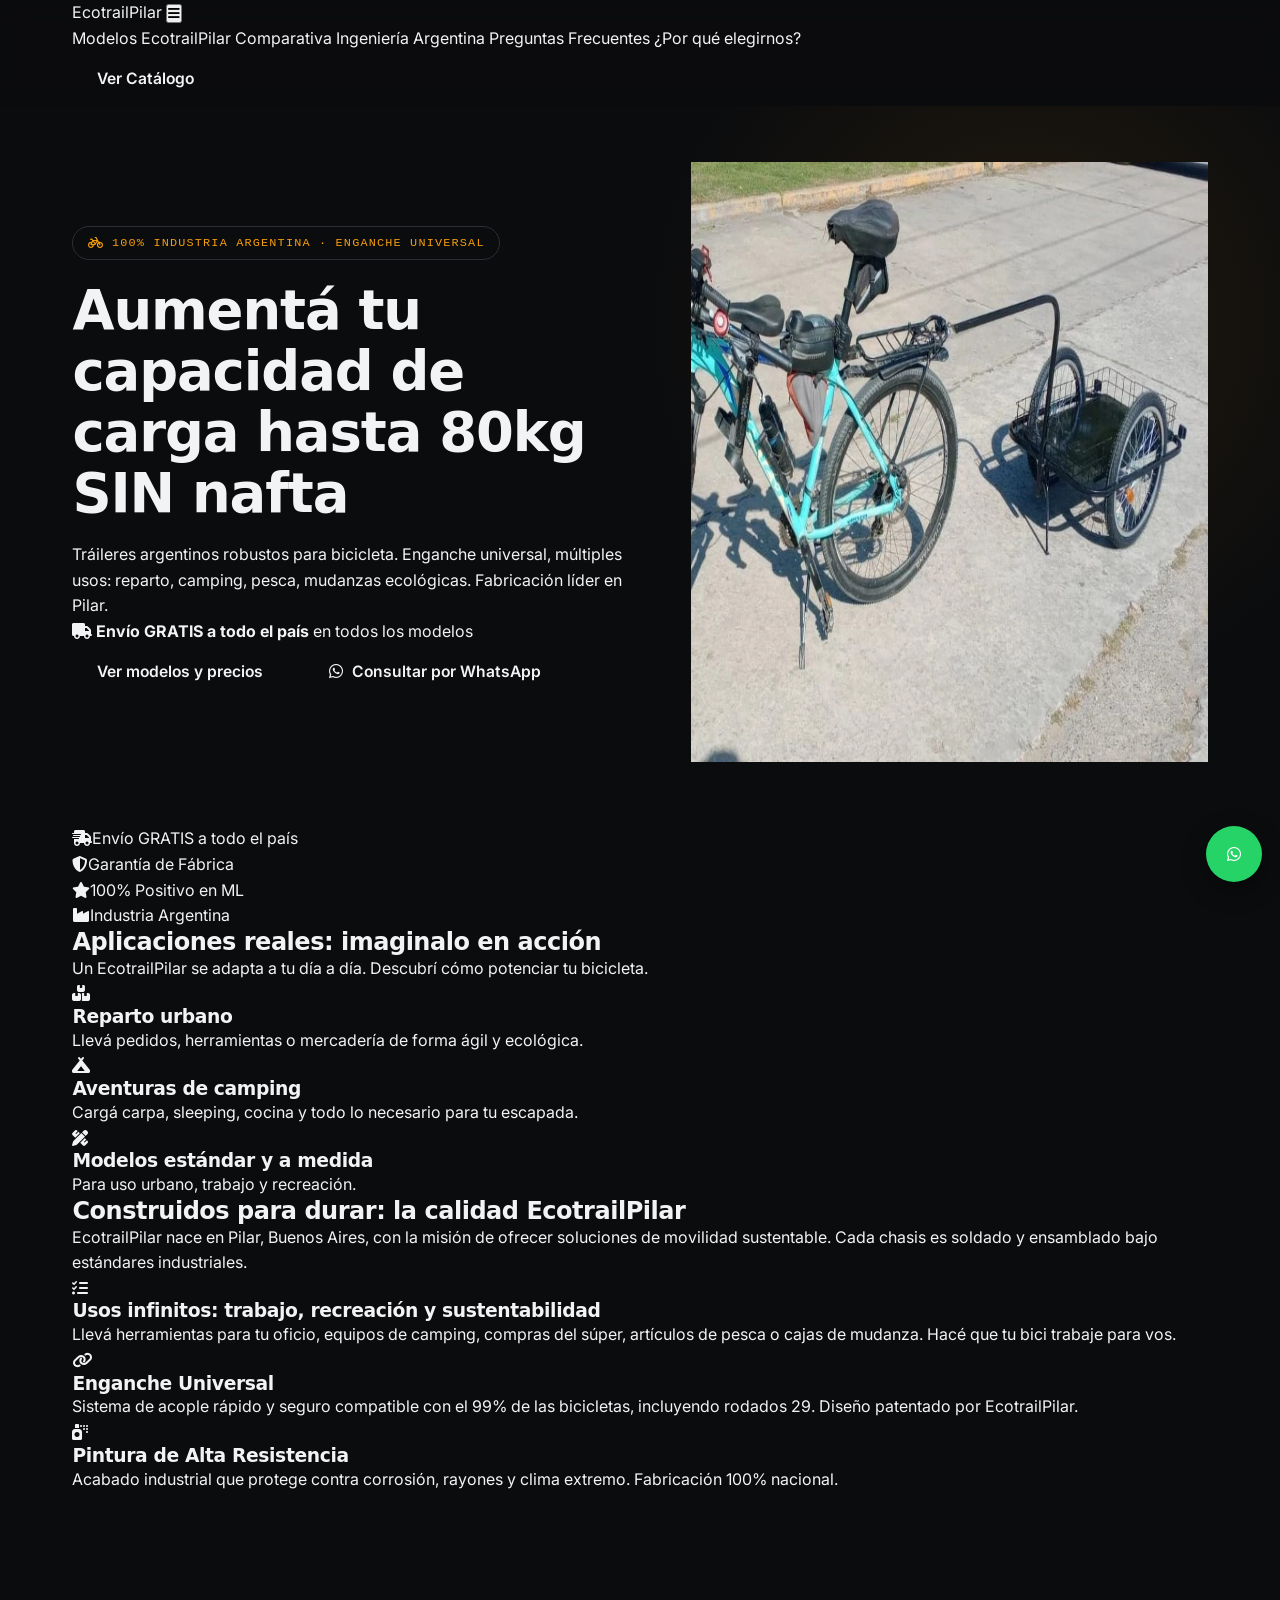
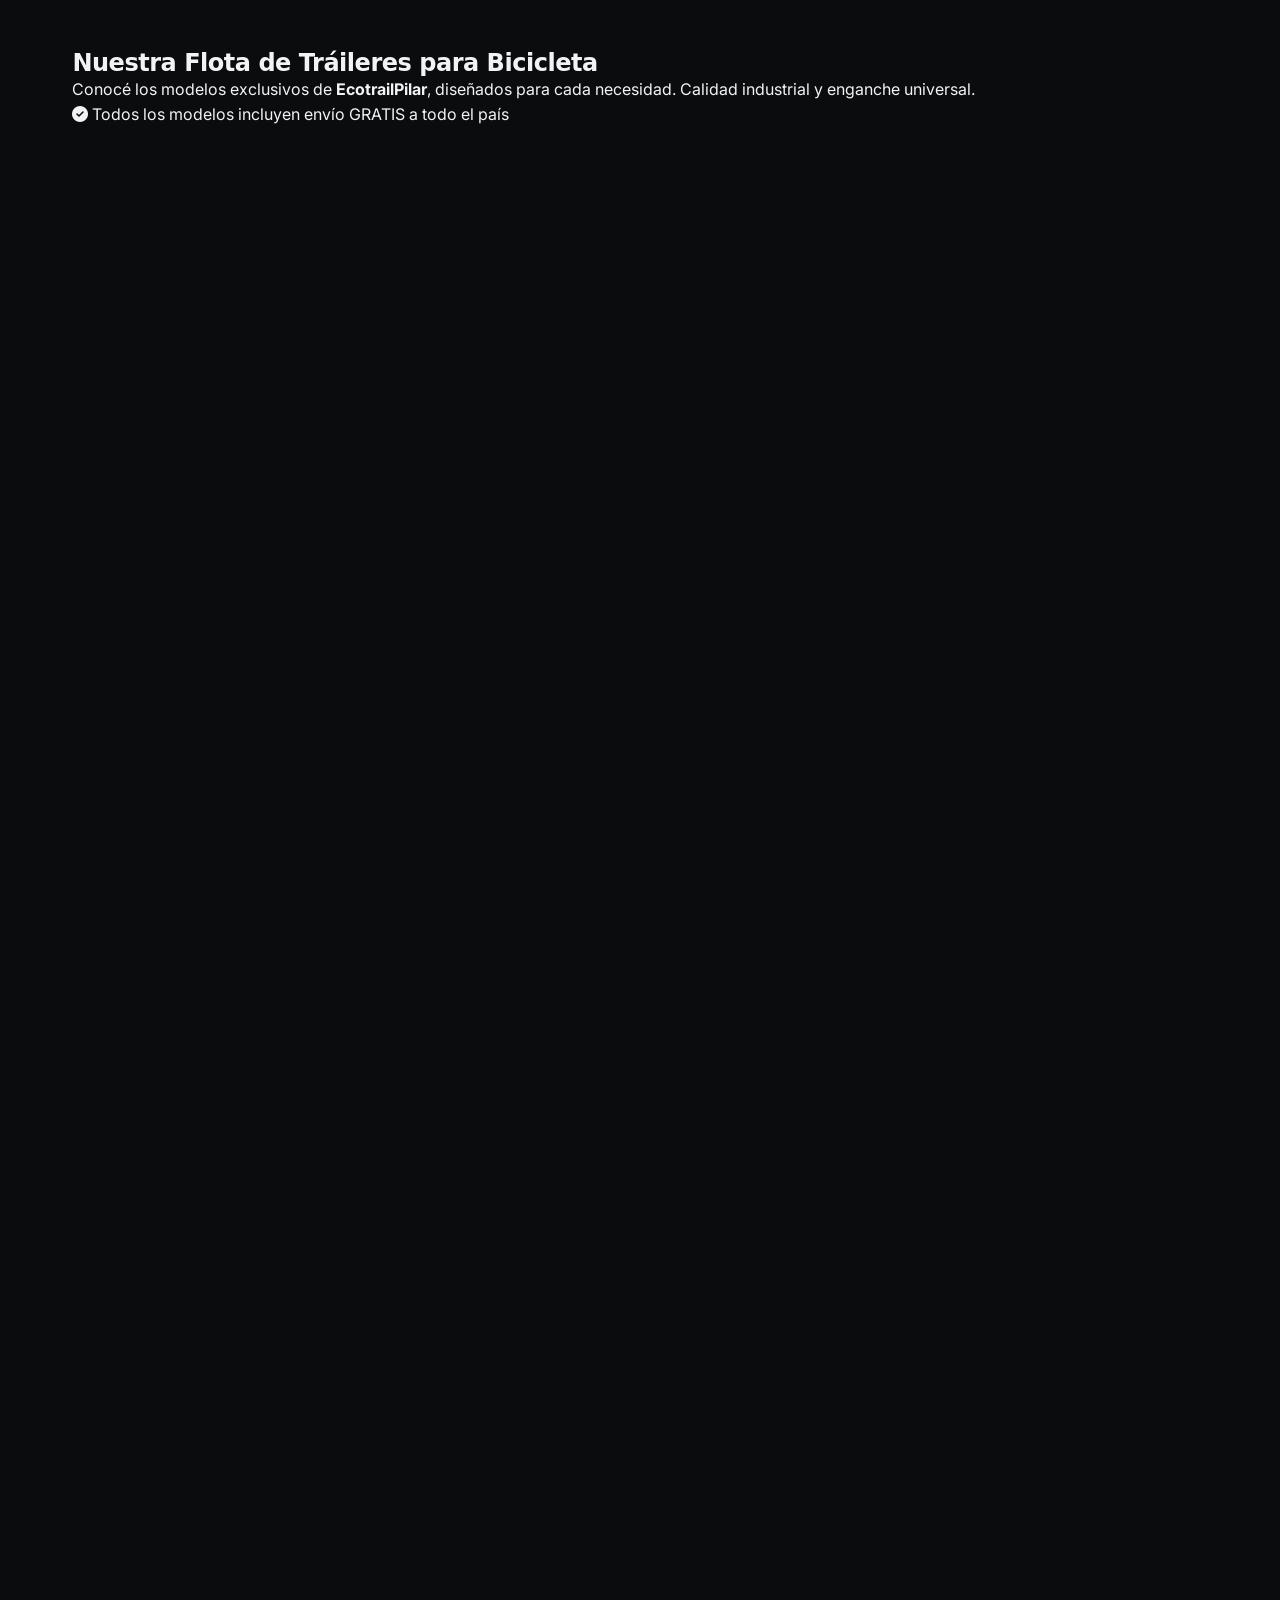
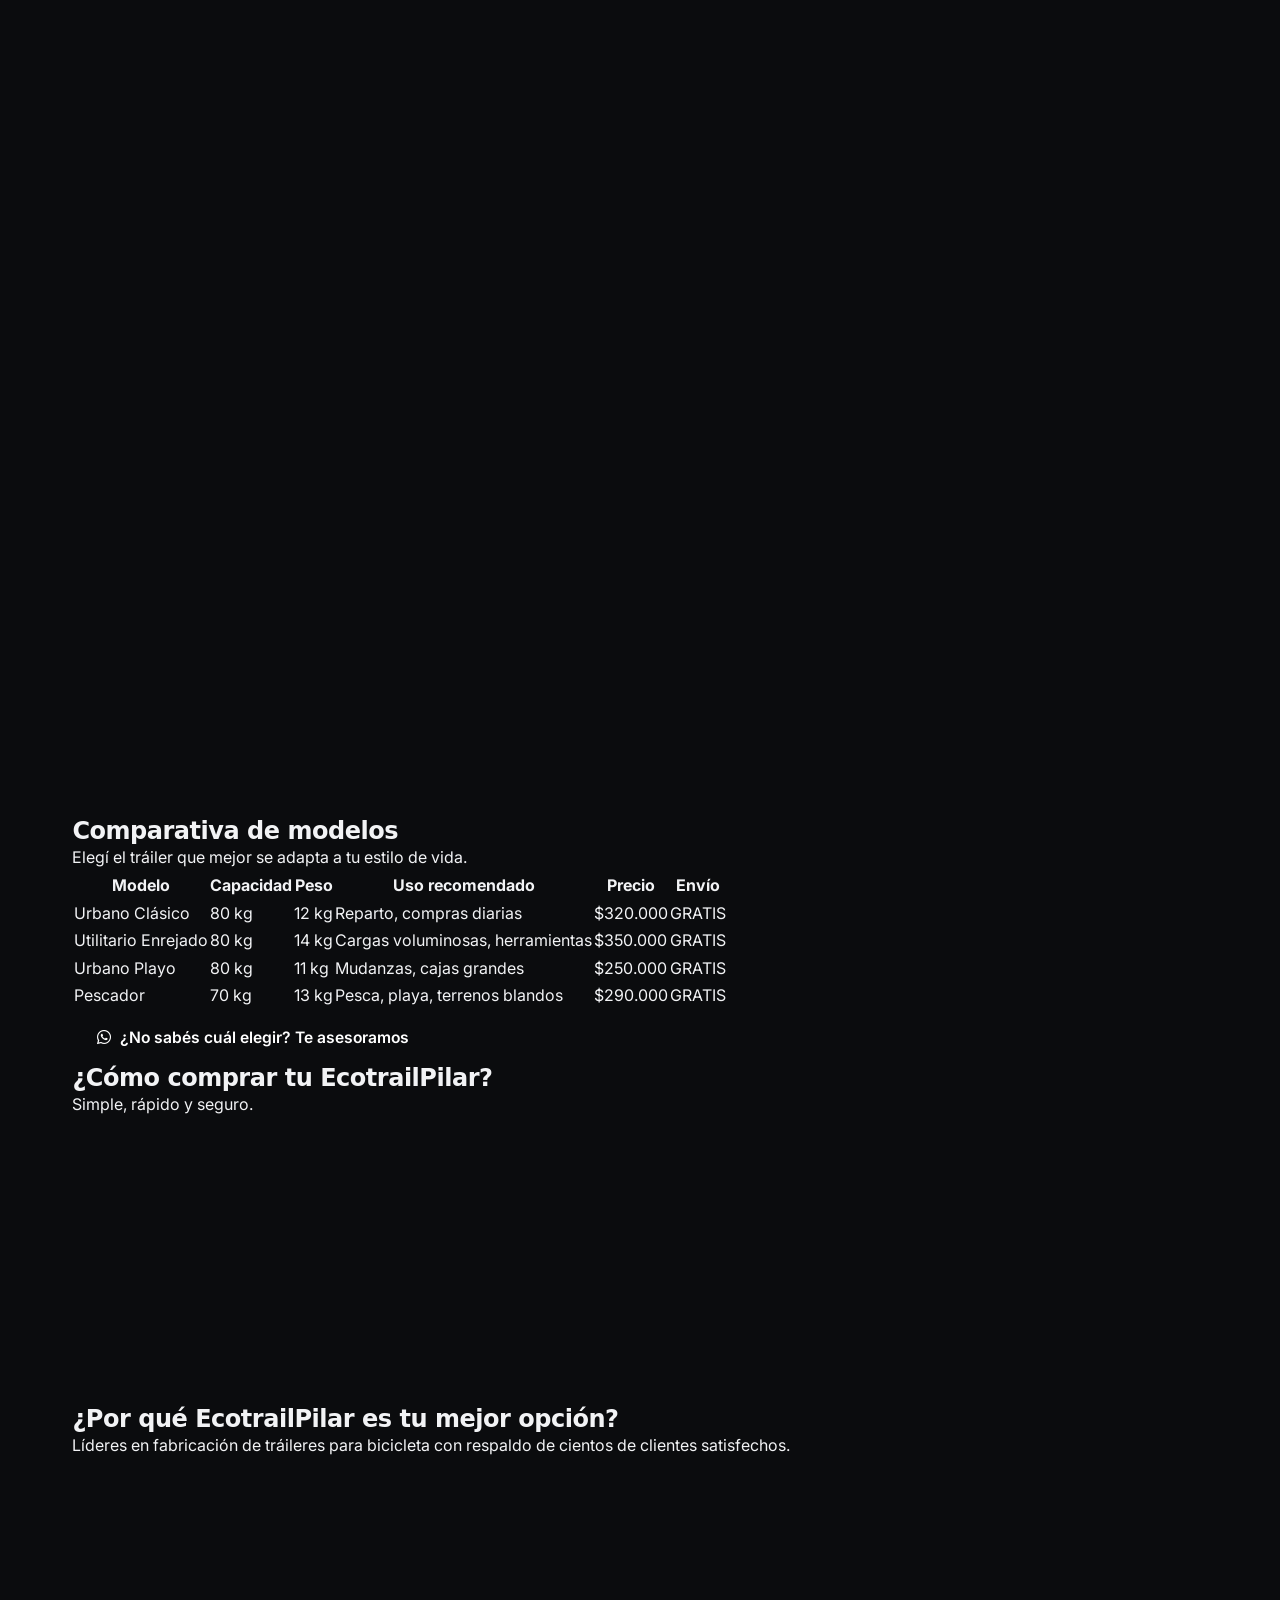
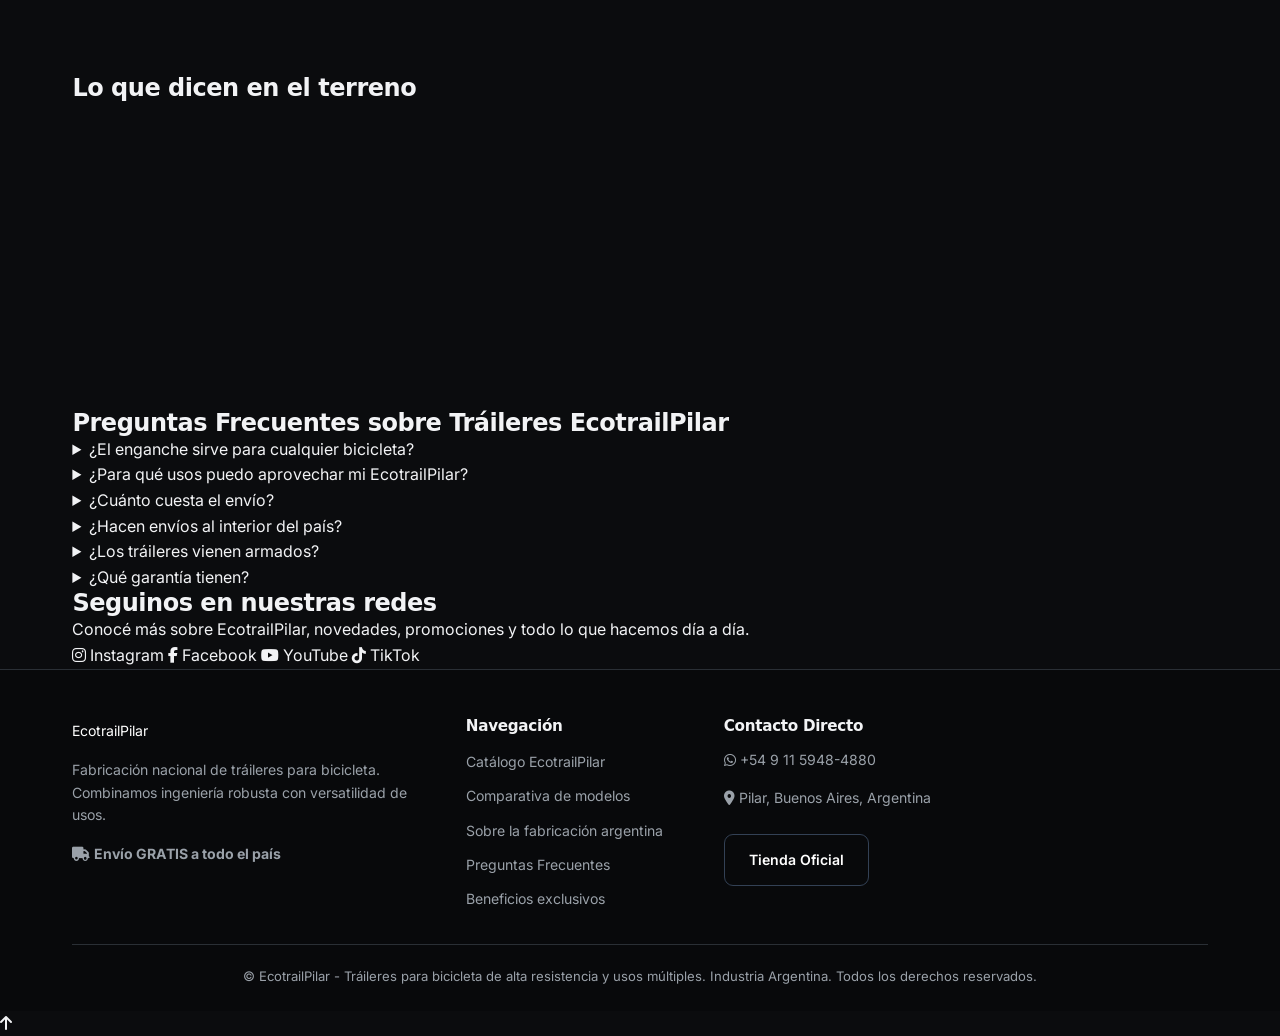
<file: deepseek_html_20260415_a5bc15.html>
<!DOCTYPE html>
<html lang="es">
<head>
    <meta charset="UTF-8">
    <meta name="viewport" content="width=device-width, initial-scale=1.0, viewport-fit=cover">
    <title>EcotrailPilar | Tráileres para bicicleta - Trabajo, recreación y transporte sustentable</title>
    <meta name="description" content="EcotrailPilar: fabricantes de tráileres para bicicleta ideales para reparto, camping, pesca, mudanzas y uso diario. Ingeniería argentina, enganche universal. ¡Envío GRATIS a todo el país!">
    <meta name="keywords" content="EcotrailPilar, trailer bicicleta, carro carga bicicleta, remolque bici, trailer utilitario argentina, tráiler para bicicleta, usos trailer bici, envio gratis">
    <meta name="author" content="EcotrailPilar">
    <meta name="robots" content="index, follow, max-snippet:-1, max-image-preview:large, max-video-preview:-1">
    <link rel="canonical" href="https://ecotrailpilar.com.ar/">
    <meta name="theme-color" content="#0a1128">
    
    <!-- Favicon -->
    <link rel="icon" type="image/svg+xml" href="data:image/svg+xml,%3Csvg xmlns='http://www.w3.org/2000/svg' viewBox='0 0 100 100'%3E%3Crect width='100' height='100' rx='20' fill='%230a1128'/%3E%3Ctext x='50' y='72' font-family='Inter, sans-serif' font-size='55' font-weight='900' fill='%23f59e0b' text-anchor='middle'%3EEP%3C/text%3E%3C/svg%3E">
    <link rel="icon" href="favicon.ico" type="image/x-icon">
    
    <meta property="og:type" content="website">
    <meta property="og:title" content="EcotrailPilar | Tráileres para bicicleta: trabajo que rueda, recreación que cuida.">
    <meta property="og:description" content="Tráileres robustos y versátiles para bicicleta. Ideales para reparto, camping, pesca, mudanzas y más. Diseño argentino con enganche universal. ¡Envío GRATIS a todo el país!">
    <meta property="og:image" content="assets/images/tetp.webp">
    <meta property="og:url" content="https://ecotrailpilar.com.ar/">
    <meta property="og:site_name" content="EcotrailPilar">
    <meta name="twitter:card" content="summary_large_image">
    <meta name="twitter:title" content="EcotrailPilar | Tráileres para bicicleta: trabajo, recreación y sustentabilidad">
    <meta name="twitter:description" content="Descubrí los múltiples usos de los tráileres EcotrailPilar: reparto urbano, aventuras outdoor, transporte ecológico y mucho más. Calidad argentina. ¡Envío gratis!">
    <meta name="twitter:image" content="assets/images/tetp.webp">
    
    <link rel="preconnect" href="https://fonts.googleapis.com">
    <link rel="preconnect" href="https://fonts.gstatic.com" crossorigin>
    <link rel="preconnect" href="https://cdnjs.cloudflare.com" crossorigin>
    
    <link rel="preload" as="style" href="https://fonts.googleapis.com/css2?family=Inter:opsz,wght@14..32,400;14..32,500;14..32,600;14..32,700;14..32,800;14..32,900&display=swap">
    <link rel="stylesheet" href="https://fonts.googleapis.com/css2?family=Inter:opsz,wght@14..32,400;14..32,500;14..32,600;14..32,700;14..32,800;14..32,900&display=swap">
    <link rel="preload" as="image" href="assets/images/tetp.webp" fetchpriority="high">
    <link rel="stylesheet" href="https://cdnjs.cloudflare.com/ajax/libs/font-awesome/6.4.0/css/all.min.css">
    
    <!-- Hoja de estilos principal -->
    <link rel="stylesheet" href="styles.css">
</head>
<body>
    <a href="#main-content" class="skip-link">Saltar al contenido principal</a>
    <div class="mobile-overlay" id="mobileOverlay"></div>

    <header id="mainHeader">
        <div class="container header-content">
            <a href="#" class="logo" aria-label="EcotrailPilar - Inicio">Ecotrail<span class="logo-highlight">Pilar</span></a>
            <button class="menu-toggle" id="menuToggle" aria-label="Abrir menú" aria-expanded="false">
                <i class="fas fa-bars"></i>
            </button>
            <nav class="nav-links" id="primaryNav" aria-label="Navegación principal">
                <a href="#modelos">Modelos EcotrailPilar</a>
                <a href="#comparativa">Comparativa</a>
                <a href="#ingenieria">Ingeniería Argentina</a>
                <a href="#faq">Preguntas Frecuentes</a>
                <a href="#porque-elegirnos">¿Por qué elegirnos?</a>
            </nav>
            <a href="https://ecotrail.mitiendanube.com/" target="_blank" rel="noopener" class="btn btn-primary" aria-label="Ver catálogo de productos">Ver Catálogo</a>
        </div>
    </header>

    <main id="main-content">
        <!-- HERO SIMPLIFICADO -->
        <section class="hero">
            <div class="container hero-grid">
                <div class="hero-text">
                    <div class="hero-tag"><i class="fas fa-bicycle"></i> 100% Industria Argentina · Enganche universal</div>
                    <h1>Aumentá tu capacidad de carga hasta <span style="color:var(--accent);">80kg SIN nafta</span></h1>
                    <p>Tráileres argentinos robustos para bicicleta. Enganche universal, múltiples usos: reparto, camping, pesca, mudanzas ecológicas. Fabricación líder en Pilar.</p>
                    <div class="hero-shipping-badge">
                        <i class="fas fa-truck"></i> <strong>Envío GRATIS a todo el país</strong> en todos los modelos
                    </div>
                    <!-- SOLO DOS BOTONES: Primario a #modelos, Secundario WhatsApp -->
                    <div style="display: flex; gap: 1rem; flex-wrap: wrap; justify-content: flex-start;">
                        <a href="#modelos" class="btn btn-primary">Ver modelos y precios</a>
                        <a href="https://wa.me/5491159484880?text=Hola%20EcotrailPilar%2C%20vi%20sus%20tr%C3%A1ileres%20para%20bicicleta%20y%20quisiera%20consultar%20por%20un%20modelo." target="_blank" rel="noopener" class="btn btn-wa-secondary"><i class="fab fa-whatsapp"></i> Consultar por WhatsApp</a>
                    </div>
                </div>
                <div class="hero-image">
                    <img src="assets/images/tetp.webp"
                         srcset="assets/images/tetp-small.webp 600w,
                                 assets/images/tetp-medium.webp 900w,
                                 assets/images/tetp.webp 1200w"
                         sizes="(max-width: 640px) 100vw,
                                (max-width: 1024px) 50vw,
                                600px"
                         alt="Trailer EcotrailPilar en uso"
                         fetchpriority="high" width="800" height="600" loading="eager">
                </div>
            </div>
        </section>

        <div class="trust-bar">
            <div class="container trust-grid">
                <div class="trust-item"><i class="fas fa-truck-fast"></i><span>Envío GRATIS a todo el país</span></div>
                <div class="trust-item"><i class="fas fa-shield-halved"></i><span>Garantía de Fábrica</span></div>
                <div class="trust-item"><a href="https://www.mercadolibre.com.ar/perfil/ECOTRAILPILAR" target="_blank" rel="noopener"><i class="fas fa-star"></i><span>100% Positivo en ML</span></a></div>
                <div class="trust-item"><i class="fas fa-industry"></i><span>Industria Argentina</span></div>
            </div>
        </div>

        <section class="section-padding">
            <div class="container">
                <div class="section-header">
                    <h2>Aplicaciones reales: imaginalo en acción</h2>
                    <p>Un EcotrailPilar se adapta a tu día a día. Descubrí cómo potenciar tu bicicleta.</p>
                </div>
                <div class="applications-grid">
                    <div class="app-card"><i class="fas fa-boxes"></i><h3>Reparto urbano</h3><p>Llevá pedidos, herramientas o mercadería de forma ágil y ecológica.</p></div>
                    <div class="app-card"><i class="fas fa-campground"></i><h3>Aventuras de camping</h3><p>Cargá carpa, sleeping, cocina y todo lo necesario para tu escapada.</p></div>
                    <!-- TARJETA UNIFICADA -->
                    <div class="app-card"><i class="fas fa-pen-ruler"></i><h3>Modelos estándar y a medida</h3><p>Para uso urbano, trabajo y recreación.</p></div>
                </div>
            </div>
        </section>
        <section id="ingenieria" class="section-padding bg-light">
            <div class="container">
                <div class="section-header">
                    <h2>Construidos para durar: la calidad EcotrailPilar</h2>
                    <p>EcotrailPilar nace en Pilar, Buenos Aires, con la misión de ofrecer soluciones de movilidad sustentable. Cada chasis es soldado y ensamblado bajo estándares industriales.</p>
                </div>
                <div class="benefits-grid">
                    <div class="benefit-card"><i class="fas fa-tasks"></i><h3>Usos infinitos: trabajo, recreación y sustentabilidad</h3><p>Llevá herramientas para tu oficio, equipos de camping, compras del súper, artículos de pesca o cajas de mudanza. Hacé que tu bici trabaje para vos.</p></div>
                    <div class="benefit-card"><i class="fas fa-link"></i><h3>Enganche Universal</h3><p>Sistema de acople rápido y seguro compatible con el 99% de las bicicletas, incluyendo rodados 29. Diseño patentado por EcotrailPilar.</p></div>
                    <div class="benefit-card"><i class="fas fa-spray-can"></i><h3>Pintura de Alta Resistencia</h3><p>Acabado industrial que protege contra corrosión, rayones y clima extremo. Fabricación 100% nacional.</p></div>
                </div>
                <div class="video-container">
                    <iframe src="https://www.youtube.com/embed/69UPgT_sLWI?si=EUsK91LXcjKLEpQn" title="Video demostrativo" frameborder="0" allow="accelerometer; autoplay; clipboard-write; encrypted-media; gyroscope; picture-in-picture" allowfullscreen loading="lazy"></iframe>
                </div>
            </div>
        </section>

        <section id="modelos" class="section-padding">
            <div class="container">
                <div class="section-header">
                    <h2>Nuestra Flota de Tráileres para Bicicleta</h2>
                    <p>Conocé los modelos exclusivos de <strong class="brand-highlight">EcotrailPilar</strong>, diseñados para cada necesidad. Calidad industrial y enganche universal.</p>
                    <p class="global-shipping-badge"><i class="fas fa-check-circle"></i> Todos los modelos incluyen envío GRATIS a todo el país</p>
                </div>
                <div class="products-grid">
                    <!-- Producto 1: Urbano Clásico -->
                    <div class="product-card reveal">
                        <div class="badge-stock">Stock limitado</div>
                        <div class="product-img"><img src="assets/images/urbano.webp" alt="EcotrailPilar Urbano Clásico" loading="lazy" width="400" height="300"></div>
                        <div class="product-info">
                            <h3>Urbano Clásico</h3>
                            <div class="product-price">$320.000</div>
                            <div class="cuotas"><i class="fas fa-credit-card"></i> 3 cuotas sin interés de $106.667</div>
                            <div class="shipping-badge"><i class="fas fa-truck"></i> Envío GRATIS</div>
                            <ul class="product-specs">
                                <li><i class="fas fa-check"></i> Ideal para reparto ligero y compras</li>
                                <li><i class="fas fa-check"></i> Estructura perimetral reforzada</li>
                                <li><i class="fas fa-check"></i> Llantas reforzadas con rodamiento sellado</li>
                                <li><i class="fas fa-shield-alt"></i> 12 meses de garantía</li>
                            </ul>
                        </div>
                        <div class="product-actions">
                            <a href="https://ecotrail.mitiendanube.com/productos/trailer-para-bicicleta-clasico-refozado-ecotrailpilar/" target="_blank" class="btn btn-primary">Comprar Directo</a>
                            <a href="https://www.mercadolibre.com.ar/trailer-para-bicicleta-clasico-refozado-ecotrailpilar/up/MLAU2856190402" target="_blank" class="btn btn-ml"><i class="fab fa-mercadopago"></i> Ver en ML</a>
                            <a href="https://wa.me/5491159484880?text=Hola%20EcotrailPilar,%20me%20interesa%20el%20modelo%20URBANO%20CL%C3%81SICO%20(%24320.000).%20%C2%BFPodr%C3%ADan%20darme%20m%C3%A1s%20informaci%C3%B3n?" target="_blank" class="btn-wa-small"><i class="fab fa-whatsapp"></i> Consultar por este modelo</a>
                        </div>
                    </div>
                    <!-- Producto 2: Utilitario Enrejado -->
                    <div class="product-card reveal">
                        <div class="product-img"><img src="assets/images/utilitario.webp" alt="EcotrailPilar Utilitario Enrejado" loading="lazy" width="400" height="300"></div>
                        <div class="product-info">
                            <h3>Utilitario Enrejado</h3>
                            <div class="product-price">$350.000</div>
                            <div class="cuotas"><i class="fas fa-credit-card"></i> 3 cuotas sin interés de $116.667</div>
                            <div class="shipping-badge"><i class="fas fa-truck"></i> Envío GRATIS</div>
                            <ul class="product-specs">
                                <li><i class="fas fa-check"></i> Máxima contención de carga</li>
                                <li><i class="fas fa-check"></i> Alta capacidad para cargas voluminosas</li>
                                <li><i class="fas fa-check"></i> Malla de acero soldada resistente</li>
                                <li><i class="fas fa-shield-alt"></i> 12 meses de garantía</li>
                            </ul>
                        </div>
                        <div class="product-actions">
                            <a href="https://ecotrail.mitiendanube.com/productos/trailer-remolque-bicicleta-utilitario-reforzado-nacional/" target="_blank" class="btn btn-primary">Comprar Directo</a>
                            <a href="https://www.mercadolibre.com.ar/trailer-remolque-bicicleta-utilitario-reforzado-nacional/up/MLAU2904394041" target="_blank" class="btn btn-ml"><i class="fab fa-mercadopago"></i> Ver en ML</a>
                            <a href="https://wa.me/5491159484880?text=Hola%20EcotrailPilar,%20me%20interesa%20el%20modelo%20UTILITARIO%20ENREJADO%20(%24350.000).%20%C2%BFPodr%C3%ADan%20darme%20m%C3%A1s%20info?" target="_blank" class="btn-wa-small"><i class="fab fa-whatsapp"></i> Consultar por este modelo</a>
                        </div>
                    </div>
                    <!-- Producto 3: Urbano Playo (antes Playo XL) -->
                    <div class="product-card reveal">
                        <div class="product-img"><img src="assets/images/playo.webp" alt="EcotrailPilar Urbano Playo" loading="lazy" width="400" height="300"></div>
                        <div class="product-info">
                            <h3>Urbano Playo</h3>
                            <div class="product-price">$250.000</div>
                            <div class="cuotas"><i class="fas fa-credit-card"></i> 3 cuotas sin interés de $83.333</div>
                            <div class="shipping-badge"><i class="fas fa-truck"></i> Envío GRATIS</div>
                            <ul class="product-specs">
                                <li><i class="fas fa-check"></i> Base plana libre para cargas irregulares</li>
                                <li><i class="fas fa-check"></i> Ideal cargas voluminosas o cajas grandes</li>
                                <li><i class="fas fa-check"></i> Bajo centro de gravedad</li>
                                <li><i class="fas fa-shield-alt"></i> 12 meses de garantía</li>
                            </ul>
                        </div>
                        <div class="product-actions">
                            <a href="https://ecotrail.mitiendanube.com/productos/trailer-para-bicicleta-urbano-playo-reforzado-ecotrail-pilar/" target="_blank" class="btn btn-primary">Comprar Directo</a>
                            <a href="https://www.mercadolibre.com.ar/trailer-carrito-de-carga-urbano-para-bicicleta-reforzado/up/MLAU3384860215" target="_blank" class="btn btn-ml"><i class="fab fa-mercadopago"></i> Ver en ML</a>
                            <a href="https://wa.me/5491159484880?text=Hola%20EcotrailPilar,%20me%20interesa%20el%20modelo%20URBANO%20PLAYO%20(%24250.000).%20%C2%BFPodr%C3%ADan%20asesorarme?" target="_blank" class="btn-wa-small"><i class="fab fa-whatsapp"></i> Consultar por este modelo</a>
                        </div>
                    </div>
                    <!-- Producto 4: Pescador -->
                    <div class="product-card reveal">
                        <span class="badge-new">Nuevo</span>
                        <div class="product-img"><img src="assets/images/pescador.webp" alt="EcotrailPilar Modelo Pescador" loading="lazy" width="400" height="300"></div>
                        <div class="product-info">
                            <h3>Modelo Pescador</h3>
                            <div class="product-price">$290.000</div>
                            <div class="cuotas"><i class="fas fa-credit-card"></i> 3 cuotas sin interés de $96.667</div>
                            <div class="shipping-badge"><i class="fas fa-truck"></i> Envío GRATIS</div>
                            <ul class="product-specs">
                                <li><i class="fas fa-check"></i> Diseñado para terrenos blandos y arena</li>
                                <li><i class="fas fa-check"></i> Adaptado para playa y caminos rurales</li>
                                <li><i class="fas fa-check"></i> Soportes específicos para cañas y conservadora</li>
                                <li><i class="fas fa-shield-alt"></i> 12 meses de garantía</li>
                            </ul>
                        </div>
                        <div class="product-actions">
                            <a href="https://ecotrail.mitiendanube.com/productos/carrito-trailer-para-bicicleta-de-carga-pesca-playa-80kg/" target="_blank" class="btn btn-primary">Comprar Directo</a>
                            <a href="https://www.mercadolibre.com.ar/trailer-para-bicicleta-ecotrail-pilar-pescador-carga/up/MLAU3741941224" target="_blank" class="btn btn-ml"><i class="fab fa-mercadopago"></i> Ver en ML</a>
                            <a href="https://wa.me/5491159484880?text=Hola%20EcotrailPilar,%20me%20interesa%20el%20modelo%20PESCADOR%20(%24290.000).%20%C2%BFMe%20pueden%20dar%20detalles?" target="_blank" class="btn-wa-small"><i class="fab fa-whatsapp"></i> Consultar por este modelo</a>
                        </div>
                    </div>
                </div>
            </div>
        </section>

        <section id="comparativa" class="section-padding bg-light">
            <div class="container">
                <div class="section-header"><h2>Comparativa de modelos</h2><p>Elegí el tráiler que mejor se adapta a tu estilo de vida.</p></div>
                <div class="comparison-table-wrapper">
                    <table class="comparison-table">
                        <thead><tr><th>Modelo</th><th>Capacidad</th><th>Peso</th><th>Uso recomendado</th><th>Precio</th><th>Envío</th></tr></thead>
                        <tbody>
                            <tr><td class="model-name">Urbano Clásico</td><td>80 kg</td><td>12 kg</td><td>Reparto, compras diarias</td><td>$320.000</td><td>GRATIS</td></tr>
                            <tr><td class="model-name">Utilitario Enrejado</td><td>80 kg</td><td>14 kg</td><td>Cargas voluminosas, herramientas</td><td>$350.000</td><td>GRATIS</td></tr>
                            <tr><td class="model-name">Urbano Playo</td><td>80 kg</td><td>11 kg</td><td>Mudanzas, cajas grandes</td><td>$250.000</td><td>GRATIS</td></tr>
                            <tr><td class="model-name">Pescador</td><td>70 kg</td><td>13 kg</td><td>Pesca, playa, terrenos blandos</td><td>$290.000</td><td>GRATIS</td></tr>
                        </tbody>
                    </table>
                </div>
                <div class="cta-post-table">
                    <a href="https://wa.me/5491159484880?text=Hola%20EcotrailPilar,%20no%20s%C3%A9%20qu%C3%A9%20modelo%20elegir.%20%C2%BFMe%20ayudan?" target="_blank" class="btn btn-primary" style="background: var(--wa-green); color: white;"><i class="fab fa-whatsapp"></i> ¿No sabés cuál elegir? Te asesoramos</a>
                </div>
            </div>
        </section>

        <section class="section-padding">
            <div class="container">
                <div class="section-header"><h2>¿Cómo comprar tu EcotrailPilar?</h2><p>Simple, rápido y seguro.</p></div>
                <div class="steps-grid">
                    <div class="step-card reveal"><div class="step-number">1</div><h3>Elegí tu modelo</h3><p>Explorá nuestra flota y seleccioná el tráiler que mejor se adapte a tus necesidades.</p></div>
                    <div class="step-card reveal"><div class="step-number">2</div><h3>Pagá como prefieras</h3><p>Mercado Pago, transferencia, tarjetas en cuotas. Todos los medios aceptados.</p></div>
                    <div class="step-card reveal"><div class="step-number">3</div><h3>Recibilo gratis en tu domicilio</h3><p>Envío sin cargo a todo el país con correo privado u OCA. Coordinamos la entrega.</p></div>
                    <div class="step-card reveal"><div class="step-number">4</div><h3>Disfrutá tu tráiler</h3><p>Armado sencillo, manual incluido y soporte postventa. ¡A pedalear con carga!</p></div>
                </div>
            </div>
        </section>

        <section id="porque-elegirnos" class="section-padding bg-light">
            <div class="container">
                <div class="section-header"><h2>¿Por qué EcotrailPilar es tu mejor opción?</h2><p>Líderes en fabricación de tráileres para bicicleta con respaldo de cientos de clientes satisfechos.</p></div>
                <div class="benefits-grid">
                    <div class="benefit-card reveal"><i class="fas fa-hand-holding-usd"></i><h3>Mejor relación precio-calidad</h3><p>Ofrecemos tráileres robustos con los mejores materiales del mercado al precio más competitivo. Financiación en cuotas.</p></div>
                    <div class="benefit-card reveal"><i class="fas fa-tools"></i><h3>Postventa y repuestos</h3><p>Contamos con servicio de repuestos y atención personalizada para que tu EcotrailPilar dure toda la vida.</p></div>
                    <div class="benefit-card reveal"><i class="fas fa-map-marked-alt"></i><h3>Más de 500 unidades vendidas</h3><p>Clientes en todo el país confían en nuestros remolques para bicicleta para reparto, camping y logística sustentable.</p></div>
                </div>
            </div>
        </section>

        <section class="section-padding">
            <div class="container">
                <div class="section-header"><h2>Lo que dicen en el terreno</h2></div>
                <div class="reviews-grid">
                    <div class="review-card reveal"><div class="stars"><i class="fas fa-star"></i><i class="fas fa-star"></i><i class="fas fa-star"></i><i class="fas fa-star"></i><i class="fas fa-star"></i></div><p class="review-text">"Compré el Enrejado para mi reparto de ferretería. Lo cargo con cajas pesadas y ni se mueve. La estructura es un tanque. EcotrailPilar calidad total."</p><div class="review-author">Martín G. - Usuario de MercadoLibre</div></div>
                    <div class="review-card reveal"><div class="stars"><i class="fas fa-star"></i><i class="fas fa-star"></i><i class="fas fa-star"></i><i class="fas fa-star"></i><i class="fas fa-star"></i></div><p class="review-text">"Excelente terminación. El enganche a la bici (rodado 29) quedó perfecto en 5 minutos. Muy recomendable, marca argentina confiable."</p><div class="review-author">Diego F. - Compra Directa</div></div>
                    <div class="review-card reveal"><div class="stars"><i class="fas fa-star"></i><i class="fas fa-star"></i><i class="fas fa-star"></i><i class="fas fa-star"></i><i class="fas fa-star"></i></div><p class="review-text">"Llevé el Playo XL a la costa. Carga la conservadora, las reposeras y la sombrilla sin problemas por la arena. EcotrailPilar se banca todo."</p><div class="review-author">Lucía M. - Cliente Pilar</div></div>
                </div>
            </div>
        </section>

        <section id="faq" class="section-padding bg-light">
            <div class="container">
                <div class="section-header"><h2>Preguntas Frecuentes sobre Tráileres EcotrailPilar</h2></div>
                <div class="faq-container">
                    <details><summary>¿El enganche sirve para cualquier bicicleta?</summary><div class="faq-content">Sí, nuestro sistema de enganche universal desarrollado por EcotrailPilar es compatible con casi todas las bicicletas, incluyendo rodados 29", mountain bike, urbanas y eléctricas. Incluye adaptador para diferentes ejes.</div></details>
                    <details><summary>¿Para qué usos puedo aprovechar mi EcotrailPilar?</summary><div class="faq-content">Nuestros tráileres están diseñados para una enorme variedad de usos: reparto de mercadería, compras del supermercado, mudanzas urbanas, camping, pesca deportiva, paseos con niños o mascotas, y cualquier actividad que requiera transporte ecológico y eficiente.</div></details>
                    <details><summary>¿Cuánto cuesta el envío?</summary><div class="faq-content"><strong>¡El envío es GRATIS a todo el país en todos nuestros modelos!</strong> Sin costo adicional, sin letra chica. Despachamos por correo privado u OCA.</div></details>
                    <details><summary>¿Hacen envíos al interior del país?</summary><div class="faq-content">Totalmente. Despachamos a toda Argentina mediante correo privado y OCA con envío sin cargo. Podés calcular el tiempo estimado en nuestro catálogo de TiendaNube o MercadoLibre.</div></details>
                    <details><summary>¿Los tráileres vienen armados?</summary><div class="faq-content">Se entregan semi-armados con instrucciones claras. El armado es muy sencillo y no requiere herramientas especiales. Podés ver tutoriales en nuestro canal de YouTube.</div></details>
                    <details><summary>¿Qué garantía tienen?</summary><div class="faq-content">Todos nuestros tráileres cuentan con 12 meses de garantía contra defectos de fabricación. Además, disponemos de repuestos originales para que tu equipo esté siempre operativo.</div></details>
                </div>
            </div>
        </section>

        <section class="section-padding">
            <div class="container">
                <div class="section-header"><h2>Seguinos en nuestras redes</h2><p>Conocé más sobre EcotrailPilar, novedades, promociones y todo lo que hacemos día a día.</p></div>
                <div class="social-links">
                    <a href="https://www.instagram.com/ecotrailpilar/" target="_blank" class="social-icon"><i class="fab fa-instagram"></i> <span>Instagram</span></a>
                    <a href="https://www.facebook.com/ecotrailpilar" target="_blank" class="social-icon"><i class="fab fa-facebook-f"></i> <span>Facebook</span></a>
                    <a href="https://www.youtube.com/@ecotrailpilar" target="_blank" class="social-icon"><i class="fab fa-youtube"></i> <span>YouTube</span></a>
                    <a href="https://www.tiktok.com/@ecotrailpilar" target="_blank" class="social-icon"><i class="fab fa-tiktok"></i> <span>TikTok</span></a>
                </div>
            </div>
        </section>
    </main>

    <footer>
        <div class="container">
            <div class="footer-grid">
                <div class="footer-col">
                    <a href="#" class="logo" style="color: white;">Ecotrail<span class="logo-highlight">Pilar</span></a>
                    <p style="margin-top: 1rem;">Fabricación nacional de tráileres para bicicleta. Combinamos ingeniería robusta con versatilidad de usos.</p>
                    <p style="margin-top: 1rem;"><i class="fas fa-truck"></i> <strong>Envío GRATIS a todo el país</strong></p>
                </div>
                <div class="footer-col">
                    <h4>Navegación</h4>
                    <ul class="footer-links">
                        <li><a href="#modelos">Catálogo EcotrailPilar</a></li>
                        <li><a href="#comparativa">Comparativa de modelos</a></li>
                        <li><a href="#ingenieria">Sobre la fabricación argentina</a></li>
                        <li><a href="#faq">Preguntas Frecuentes</a></li>
                        <li><a href="#porque-elegirnos">Beneficios exclusivos</a></li>
                    </ul>
                </div>
                <div class="footer-col">
                    <h4>Contacto Directo</h4>
                    <p><i class="fab fa-whatsapp"></i> +54 9 11 5948-4880</p>
                    <p><i class="fas fa-location-dot"></i> Pilar, Buenos Aires, Argentina</p>
                    <a href="https://ecotrail.mitiendanube.com" target="_blank" class="btn btn-outline" style="border-color: #334155; color: white; margin-top: 0.5rem;">Tienda Oficial</a>
                </div>
            </div>
            <div class="footer-bottom">
                <p>© <span id="currentYear"></span> EcotrailPilar - Tráileres para bicicleta de alta resistencia y usos múltiples. Industria Argentina. Todos los derechos reservados.</p>
            </div>
        </div>
    </footer>

    <a href="https://wa.me/5491159484880?text=Hola%20EcotrailPilar%2C%20vi%20sus%20tr%C3%A1ileres%20para%20bicicleta%20y%20quisiera%20consultar%20por%20un%20modelo." target="_blank" class="fab-wa" aria-label="Chatear por WhatsApp"><i class="fab fa-whatsapp"></i></a>
    <a href="#" class="back-to-top" id="backToTop" aria-label="Volver arriba"><i class="fas fa-arrow-up"></i></a>

    <!-- Datos estructurados actualizados con nuevos precios -->
    <script type="application/ld+json">
    {
      "@context": "https://schema.org",
      "@type": "LocalBusiness",
      "name": "EcotrailPilar",
      "url": "https://ecotrailpilar.com.ar/",
      "telephone": "+5491159484880",
      "priceRange": "$$",
      "sameAs": ["https://www.instagram.com/ecotrailpilar/","https://www.facebook.com/ecotrailpilar","https://www.youtube.com/@ecotrailpilar"]
    }
    </script>
    <script type="application/ld+json">
    [
      {
        "@context": "https://schema.org/",
        "@type": "Product",
        "name": "EcotrailPilar Urbano Clásico",
        "image": "https://ecotrailpilar.com.ar/assets/images/urbano.webp",
        "description": "Tráiler para bicicleta ideal para reparto y compras. 80kg de capacidad.",
        "brand": { "@type": "Brand", "name": "EcotrailPilar" },
        "offers": {
          "@type": "Offer",
          "price": "320000",
          "priceCurrency": "ARS",
          "availability": "https://schema.org/InStock",
          "url": "https://ecotrail.mitiendanube.com/productos/trailer-para-bicicleta-clasico-refozado-ecotrailpilar/",
          "shippingDetails": {
            "@type": "OfferShippingDetails",
            "shippingRate": { "@type": "MonetaryAmount", "value": "0", "currency": "ARS" },
            "shippingDestination": { "@type": "DefinedRegion", "addressCountry": "AR" }
          }
        }
      },
      {
        "@context": "https://schema.org/",
        "@type": "Product",
        "name": "EcotrailPilar Utilitario Enrejado",
        "image": "https://ecotrailpilar.com.ar/assets/images/utilitario.webp",
        "description": "Tráiler enrejado para cargas voluminosas, máxima contención.",
        "brand": { "@type": "Brand", "name": "EcotrailPilar" },
        "offers": {
          "@type": "Offer",
          "price": "350000",
          "priceCurrency": "ARS",
          "availability": "https://schema.org/InStock",
          "url": "https://ecotrail.mitiendanube.com/productos/trailer-remolque-bicicleta-utilitario-reforzado-nacional/",
          "shippingDetails": {
            "@type": "OfferShippingDetails",
            "shippingRate": { "@type": "MonetaryAmount", "value": "0", "currency": "ARS" },
            "shippingDestination": { "@type": "DefinedRegion", "addressCountry": "AR" }
          }
        }
      },
      {
        "@context": "https://schema.org/",
        "@type": "Product",
        "name": "EcotrailPilar Urbano Playo",
        "image": "https://ecotrailpilar.com.ar/assets/images/playo.webp",
        "description": "Base plana para cargas irregulares, bajo centro de gravedad.",
        "brand": { "@type": "Brand", "name": "EcotrailPilar" },
        "offers": {
          "@type": "Offer",
          "price": "250000",
          "priceCurrency": "ARS",
          "availability": "https://schema.org/InStock",
          "url": "https://ecotrail.mitiendanube.com/productos/trailer-para-bicicleta-urbano-playo-reforzado-ecotrail-pilar/",
          "shippingDetails": {
            "@type": "OfferShippingDetails",
            "shippingRate": { "@type": "MonetaryAmount", "value": "0", "currency": "ARS" },
            "shippingDestination": { "@type": "DefinedRegion", "addressCountry": "AR" }
          }
        }
      },
      {
        "@context": "https://schema.org/",
        "@type": "Product",
        "name": "EcotrailPilar Modelo Pescador",
        "image": "https://ecotrailpilar.com.ar/assets/images/pescador.webp",
        "description": "Diseñado para terrenos blandos y arena, soportes para cañas.",
        "brand": { "@type": "Brand", "name": "EcotrailPilar" },
        "offers": {
          "@type": "Offer",
          "price": "290000",
          "priceCurrency": "ARS",
          "availability": "https://schema.org/InStock",
          "url": "https://ecotrail.mitiendanube.com/productos/carrito-trailer-para-bicicleta-de-carga-pesca-playa-80kg/",
          "shippingDetails": {
            "@type": "OfferShippingDetails",
            "shippingRate": { "@type": "MonetaryAmount", "value": "0", "currency": "ARS" },
            "shippingDestination": { "@type": "DefinedRegion", "addressCountry": "AR" }
          }
        }
      }
    ]
    </script>

    <!-- JavaScript principal -->
    <script src="script.js"></script>
</body>
</html>
</file>
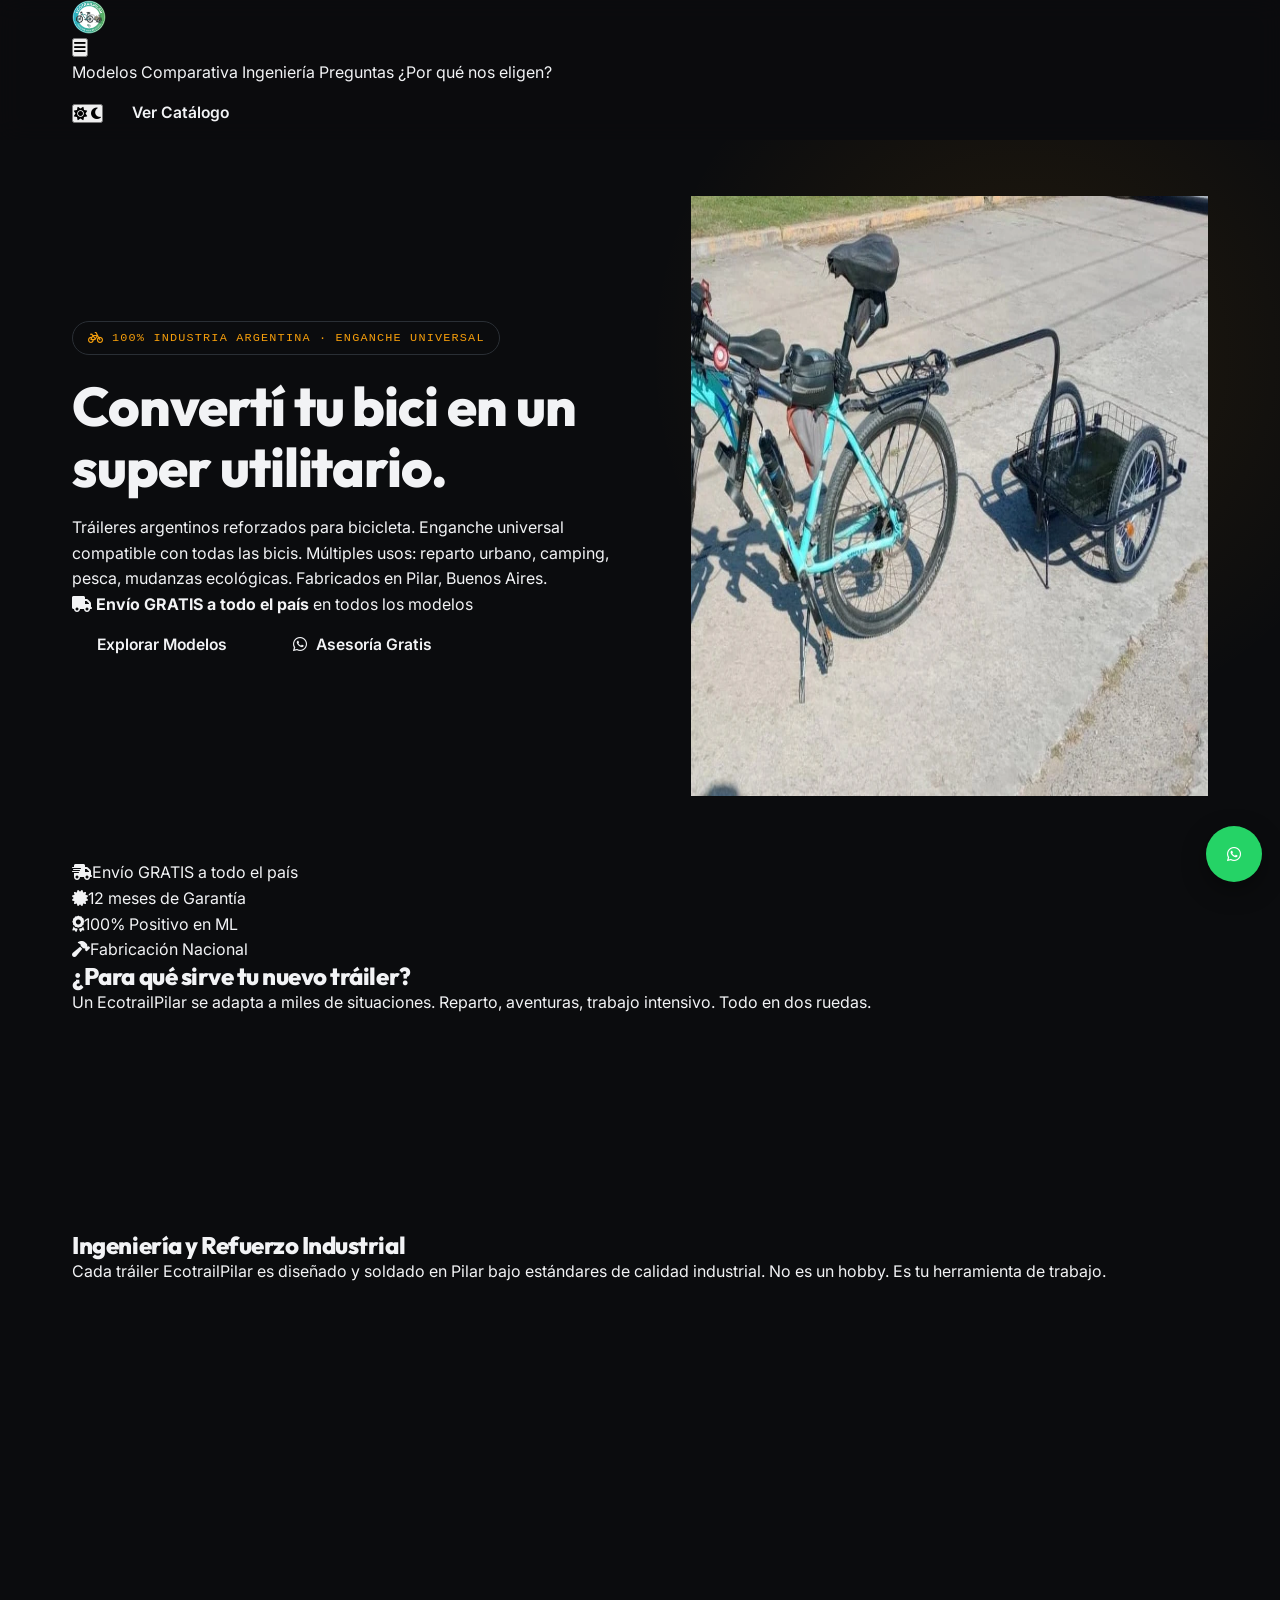
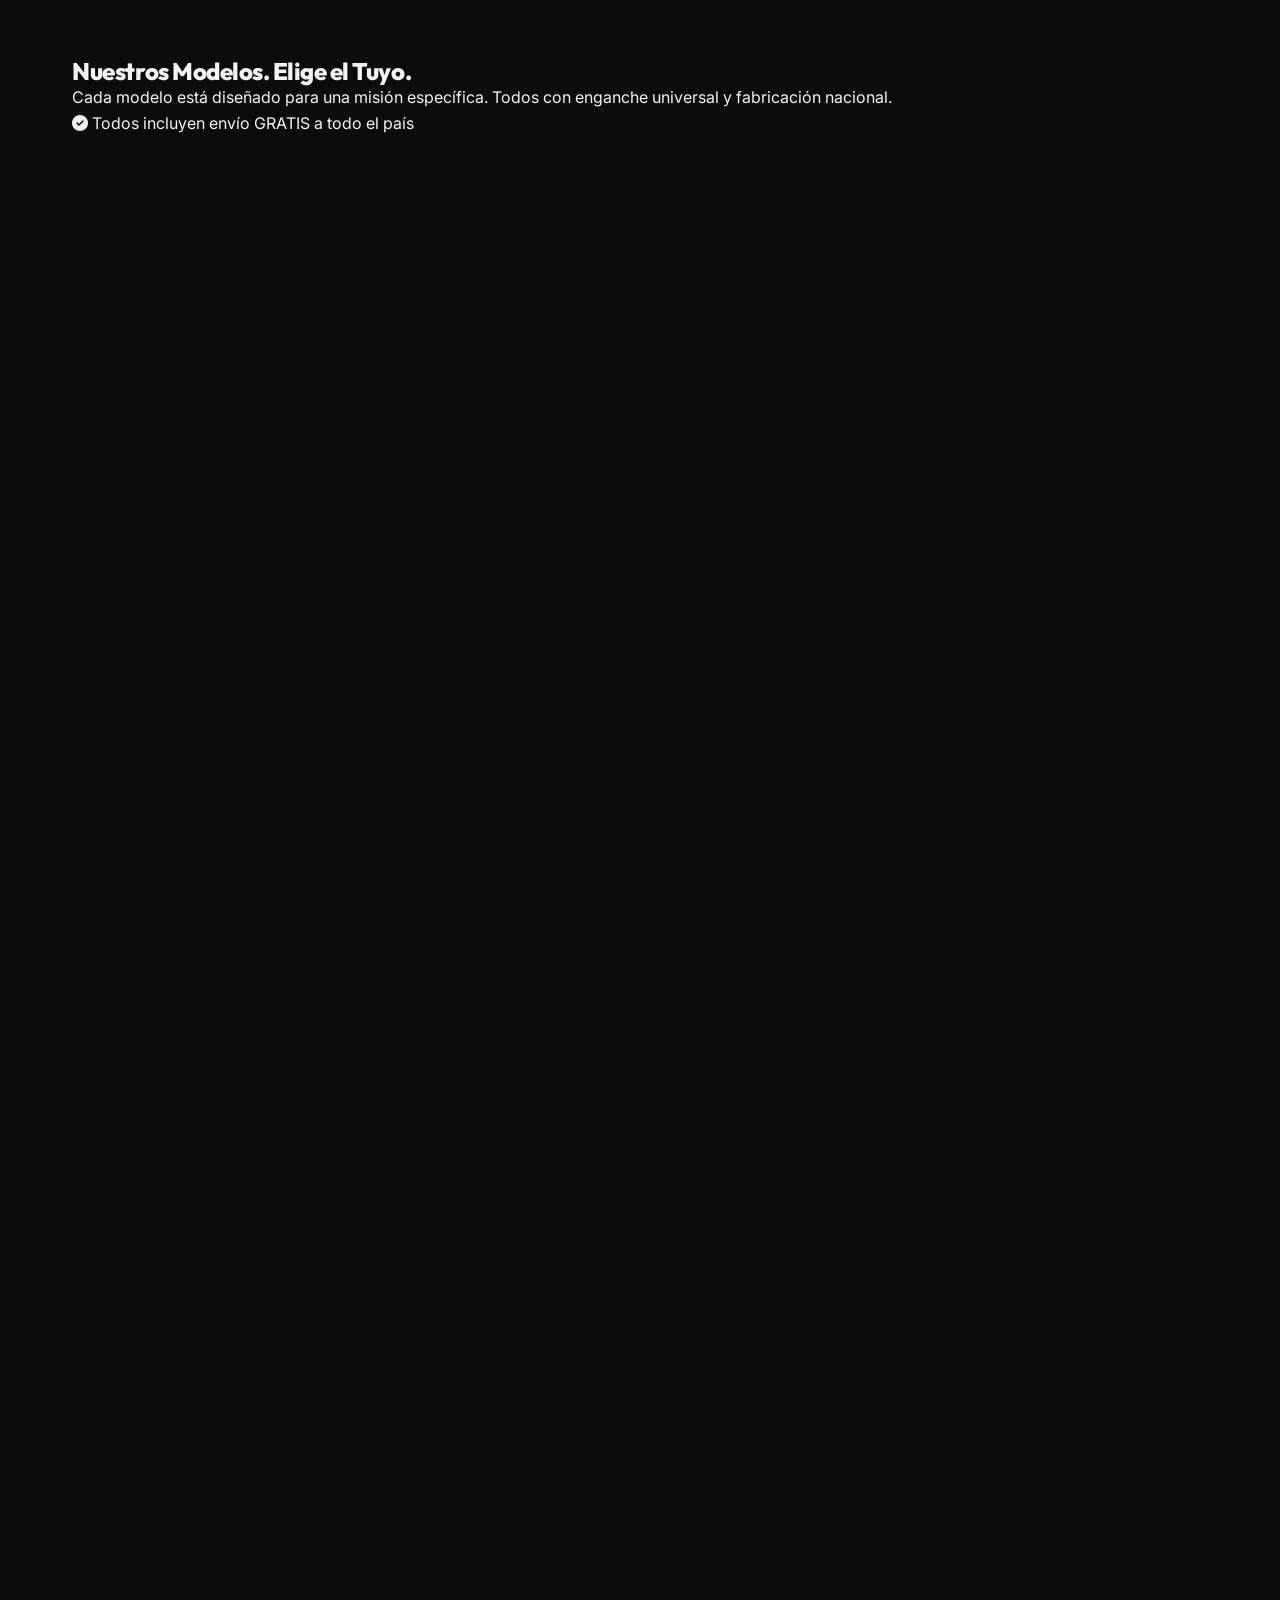
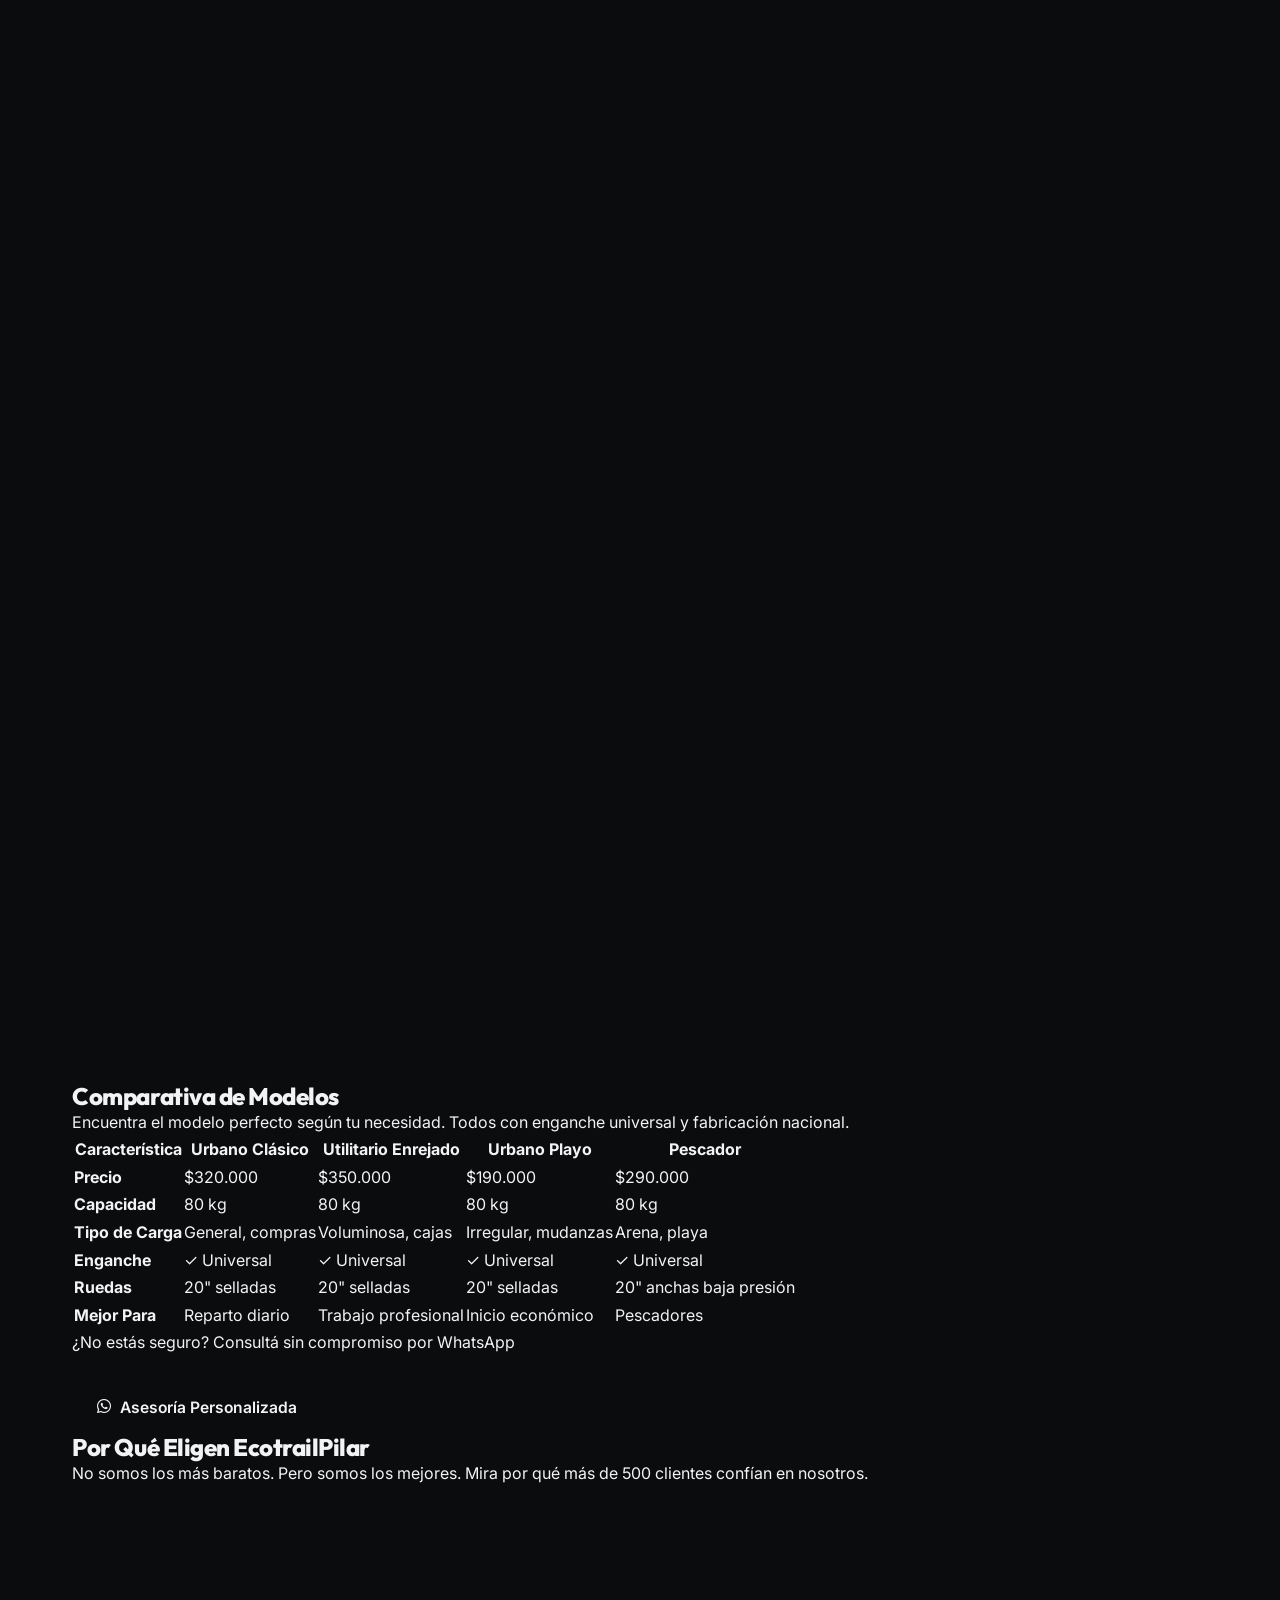
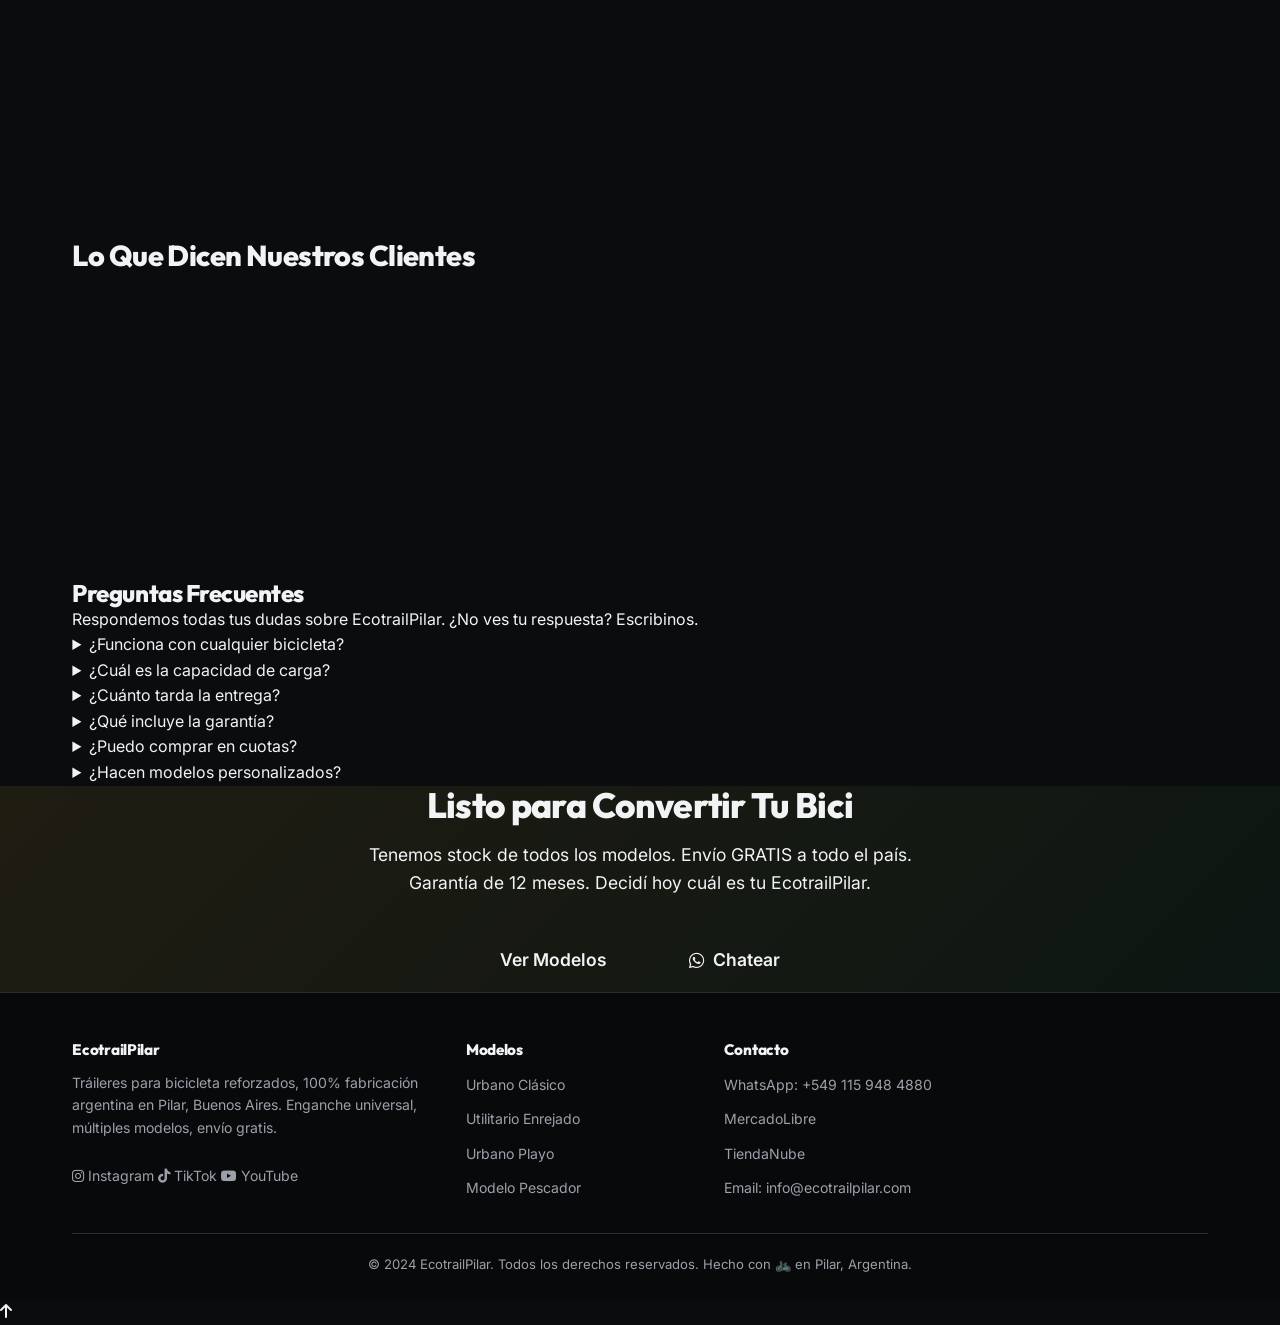
<file: deepseek_html_20260424_c1420a.html>
<!DOCTYPE html>
<html lang="es">
<head>
    <!-- Google tag (gtag.js) -->
<script async src="https://www.googletagmanager.com/gtag/js?id=G-WB73V3SQ96"></script>
<script>
  window.dataLayer = window.dataLayer || [];
  function gtag(){dataLayer.push(arguments);}
  gtag('js', new Date());

  gtag('config', 'G-WB73V3SQ96');
</script>
    <meta charset="UTF-8">
    <meta name="viewport" content="width=device-width, initial-scale=1.0, viewport-fit=cover">
    <title>Tráileres para Bicicleta Reforzados | EcotrailPilar | Envío Gratis Argentina</title>
    <meta name="description" content="Tráileres para bicicleta de carga, reforzados y 100% industria argentina. Ideales para reparto, camping, pesca y mudanzas. Enganche universal. ¡Precios desde $190.000 y envío gratis a todo el país!">
    <meta name="keywords" content="tráileres para bicicleta, reforzados, envío gratis Argentina, carga, industria argentina, EcotrailPilar, trailer bicicleta, remolque bici">
    <meta name="author" content="EcotrailPilar">
    <meta name="robots" content="index, follow, max-snippet:-1, max-image-preview:large, max-video-preview:-1">
    <link rel="canonical" href="https://ecotrailpilar.com/">
    <meta name="theme-color" content="#0a1128">
    <link rel="icon" type="image/svg+xml" href="data:image/svg+xml,%3Csvg xmlns='http://www.w3.org/2000/svg' viewBox='0 0 100 100'%3E%3Crect width='100' height='100' rx='20' fill='%230a1128'/%3E%3Ctext x='50' y='72' font-family='Outfit, sans-serif' font-size='55' font-weight='900' fill='%23f59e0b' text-anchor='middle'%3EEP%3C/text%3E%3C/svg%3E">
    <link rel="icon" href="favicon.ico" type="image/x-icon">
    <meta property="og:type" content="website">
    <meta property="og:title" content="Tráileres para Bicicleta Reforzados | EcotrailPilar | Envío Gratis Argentina">
    <meta property="og:description" content="Tráileres para bicicleta de carga, reforzados y 100% industria argentina. Ideales para reparto, camping, pesca y mudanzas. Enganche universal. ¡Precios desde $190.000 y envío gratis a todo el país!">
    <meta property="og:image" content="assets/images/tetp.webp">
    <meta property="og:url" content="https://ecotrailpilar.com/">
    <meta property="og:site_name" content="EcotrailPilar">
    <meta name="twitter:card" content="summary_large_image">
    <meta name="twitter:title" content="Tráileres para Bicicleta Reforzados | EcotrailPilar">
    <meta name="twitter:description" content="Tráileres de carga reforzados, industria argentina. Reparto, camping, pesca. ¡Envío gratis!">
    <meta name="twitter:image" content="assets/images/tetp.webp">
    <link rel="preconnect" href="https://fonts.googleapis.com">
    <link rel="preconnect" href="https://fonts.gstatic.com" crossorigin>
    <link rel="preconnect" href="https://cdnjs.cloudflare.com" crossorigin>
    <!-- NUEVAS FUENTES: OUTFIT + INTER -->
    <link rel="preload" as="style" href="https://fonts.googleapis.com/css2?family=Outfit:wght@400;500;600;700;800;900&family=Inter:wght@400;500;600;700&display=swap">
    <link rel="stylesheet" href="https://fonts.googleapis.com/css2?family=Outfit:wght@400;500;600;700;800;900&family=Inter:wght@400;500;600;700&display=swap">
    <link rel="preload" as="image" href="assets/images/tetp.webp" fetchpriority="high">
    <link rel="stylesheet" href="https://cdnjs.cloudflare.com/ajax/libs/font-awesome/6.4.0/css/all.min.css">
    <link rel="stylesheet" href="styles.css">
</head>
<body class="dark-mode"> <!-- Tema oscuro por defecto -->
    <a href="#main-content" class="skip-link">Saltar al contenido principal</a>
    <div class="mobile-overlay" id="mobileOverlay"></div>

    <header id="mainHeader">
        <div class="container header-content">
            <!-- LOGO CON IMAGEN (reemplaza el texto) -->
            <a href="#" class="logo" aria-label="EcotrailPilar - Inicio">
                <img src="assets/images/logo.webp" alt="EcotrailPilar Logo" width="180" height="40" loading="eager">
            </a>
            <button class="menu-toggle" id="menuToggle" aria-label="Abrir menú" aria-expanded="false">
                <i class="fas fa-bars"></i>
            </button>
            <nav class="nav-links" id="primaryNav" aria-label="Navegación principal">
                <a href="#modelos">Modelos</a>
                <a href="#comparativa">Comparativa</a>
                <a href="#ingenieria">Ingeniería</a>
                <a href="#faq">Preguntas</a>
                <a href="#porque-elegirnos">¿Por qué nos eligen?</a>
            </nav>
            <!-- BOTÓN DE CAMBIO DE TEMA -->
            <button class="theme-toggle" id="themeToggle" aria-label="Cambiar tema">
                <i class="fas fa-sun"></i>
                <i class="fas fa-moon"></i>
            </button>
            <a href="https://ecotrail.mitiendanube.com/" target="_blank" rel="noopener" class="btn btn-primary" aria-label="Ver catálogo de productos">Ver Catálogo</a>
        </div>
    </header>

    <main id="main-content">
        <!-- HERO -->
        <section class="hero">
            <div class="container hero-grid">
                <div class="hero-text">
                    <div class="hero-tag"><i class="fas fa-bicycle"></i> 100% Industria Argentina · Enganche Universal</div>
                    <h1>Convertí tu bici en un <span style="color:var(--accent);">super utilitario.</span></h1>
                    <p>Tráileres argentinos reforzados para bicicleta. Enganche universal compatible con todas las bicis. Múltiples usos: reparto urbano, camping, pesca, mudanzas ecológicas. Fabricados en Pilar, Buenos Aires.</p>
                    <div class="hero-shipping-badge">
                        <i class="fas fa-truck"></i> <strong>Envío GRATIS a todo el país</strong> en todos los modelos
                    </div>
                    <div style="display: flex; gap: 1rem; flex-wrap: wrap; justify-content: flex-start;">
                        <a href="#modelos" class="btn btn-primary">Explorar Modelos</a>
                        <a href="https://wa.me/5491159484880?text=Hola%20EcotrailPilar%2C%20vi%20sus%20tr%C3%A1ileres%20para%20bicicleta%20y%20quisiera%20consultar%20por%20un%20modelo." target="_blank" rel="noopener" class="btn btn-wa-secondary"><i class="fab fa-whatsapp"></i> Asesoría Gratis</a>
                    </div>
                </div>
                <div class="hero-image">
                    <img src="assets/images/tetp.webp"
                         srcset="assets/images/tetp-small.webp 600w,
                                 assets/images/tetp-medium.webp 900w,
                                 assets/images/tetp.webp 1200w"
                         sizes="(max-width: 640px) 100vw,
                                (max-width: 1024px) 50vw,
                                600px"
                         alt="Tráiler para bicicleta EcotrailPilar cargado con herramientas, uso urbano"
                         fetchpriority="high" width="800" height="600" loading="eager">
                </div>
            </div>
        </section>

        <!-- TRUST BAR - MEJORADO -->
        <div class="trust-bar">
            <div class="container trust-grid">
                <div class="trust-item"><i class="fas fa-shipping-fast"></i><span>Envío GRATIS a todo el país</span></div>
                <div class="trust-item"><i class="fas fa-certificate"></i><span>12 meses de Garantía</span></div>
                <div class="trust-item"><a href="https://www.mercadolibre.com.ar/perfil/ECOTRAILPILAR" target="_blank" rel="noopener"><i class="fas fa-award"></i><span>100% Positivo en ML</span></a></div>
                <div class="trust-item"><i class="fas fa-hammer"></i><span>Fabricación Nacional</span></div>
            </div>
        </div>

        <section class="section-padding">
            <div class="container">
                <div class="section-header">
                    <h2>¿Para qué sirve tu nuevo tráiler?</h2>
                    <p>Un EcotrailPilar se adapta a miles de situaciones. Reparto, aventuras, trabajo intensivo. Todo en dos ruedas.</p>
                </div>
                <div class="applications-grid">
                    <div class="app-card reveal"><i class="fas fa-boxes-stacked"></i><h3>Reparto Urbano</h3><p>Entregas ágiles y ecológicas sin dejar la bicicleta. Herramientas, pedidos, mercadería.</p></div>
                    <div class="app-card reveal"><i class="fas fa-mountain"></i><h3>Aventuras</h3><p>Camping, viajes, pesca. Cargá todo lo necesario sin sacrificar tu libertad en dos ruedas.</p></div>
                    <div class="app-card reveal"><i class="fas fa-tools"></i><h3>Trabajo Profesional</h3><p>Para electricistas, plomeros, constructores. La herramienta que siempre necesitas cerca.</p></div>
                </div>
            </div>
        </section>
        
        <section id="ingenieria" class="section-padding bg-light">
            <div class="container">
                <div class="section-header">
                    <h2>Ingeniería y Refuerzo Industrial</h2>
                    <p>Cada tráiler EcotrailPilar es diseñado y soldado en Pilar bajo estándares de calidad industrial. No es un hobby. Es tu herramienta de trabajo.</p>
                </div>
                <div class="benefits-grid">
                    <div class="benefit-card reveal"><i class="fas fa-link-solid"></i><h3>Enganche Universal Patentado</h3><p>Compatible con 99% de las bicis del mercado, incluyendo rodados 29. Sistema de acople rápido y seguro diseñado en Argentina.</p></div>
                    <div class="benefit-card reveal"><i class="fas fa-shield-alt"></i><h3>Pintura Industrial Resistente</h3><p>Acabado anti-corrosión que aguanta clima extremo, rayones y uso intensivo. Protección total contra la intemperie.</p></div>
                    <div class="benefit-card reveal"><i class="fas fa-weight"></i><h3>Estructura Reforzada 20x20</h3><p>Chasis de acero soldado con refuerzos perimetrales. Soporta hasta 80kg sin deformarse. Garantía de 12 meses de fábrica.</p></div>
                </div>
                <div class="video-container reveal">
                    <iframe src="https://www.youtube.com/embed/69UPgT_sLWI?si=EUsK91LXcjKLEpQn" title="Video demostrativo EcotrailPilar" frameborder="0" allow="accelerometer; autoplay; clipboard-write; encrypted-media; gyroscope; picture-in-picture" allowfullscreen loading="lazy"></iframe>
                </div>
            </div>
        </section>

        <!-- MODELOS -->
        <section id="modelos" class="section-padding">
            <div class="container">
                <div class="section-header">
                    <h2>Nuestros Modelos. Elige el Tuyo.</h2>
                    <p>Cada modelo está diseñado para una misión específica. Todos con enganche universal y fabricación nacional.</p>
                    <p class="global-shipping-badge"><i class="fas fa-check-circle"></i> Todos incluyen envío GRATIS a todo el país</p>
                </div>
                <div class="products-grid">
                    <!-- Producto 1: Urbano Clásico -->
                    <div class="product-card reveal">
                        <div class="badge-stock">Stock Disponible</div>
                        <div class="product-img">
                            <img src="assets/images/urbano.webp" alt="Tráiler bicicleta Urbano Clásico EcotrailPilar - reparto y compras" loading="lazy" width="400" height="300">
                        </div>
                        <div class="product-info">
                            <h3>Urbano Clásico</h3>
                            <div class="product-price">$320.000</div>
                            <div class="cuotas"><i class="fas fa-credit-card"></i> 3 cuotas sin interés de $106.667</div>
                            <div class="shipping-badge"><i class="fas fa-truck"></i> Envío GRATIS</div>
                            <ul class="product-specs">
                                <li><i class="fas fa-check"></i> Ideal para reparto ligero y compras diarias</li>
                                <li><i class="fas fa-check"></i> Estructura reforzada con perimetral</li>
                                <li><i class="fas fa-check"></i> Ruedas 20" con rodamiento sellado</li>
                                <li><i class="fas fa-check"></i> Garantía de fábrica: 12 meses</li>
                            </ul>
                        </div>
                        <div class="product-actions">
                            <a href="https://ecotrail.mitiendanube.com/productos/trailer-para-bicicleta-clasico-refozado-ecotrailpilar/" target="_blank" class="btn btn-primary">Comprar Ahora</a>
                            <a href="https://www.mercadolibre.com.ar/trailer-para-bicicleta-clasico-refozado-ecotrailpilar/up/MLAU2856190402" target="_blank" class="btn btn-ml"><i class="fab fa-mercadopago"></i> Ver en ML</a>
                            <a href="https://wa.me/5491159484880?text=Hola%20EcotrailPilar,%20me%20interesa%20el%20modelo%20URBANO%20CL%C3%81SICO%20(%24320.000).%20%C2%BFPodr%C3%ADan%20darme%20m%C3%A1s%20informaci%C3%B3n?" target="_blank" class="btn-wa-small"><i class="fab fa-whatsapp"></i> Consultar</a>
                        </div>
                    </div>
                    <!-- Producto 2: Utilitario Enrejado -->
                    <div class="product-card reveal">
                        <div class="product-img">
                            <img src="assets/images/utilitario.webp" alt="Tráiler bicicleta Utilitario Enrejado reforzado para cargas voluminosas" loading="lazy" width="400" height="300">
                        </div>
                        <div class="product-info">
                            <h3>Utilitario Enrejado</h3>
                            <div class="product-price">$350.000</div>
                            <div class="cuotas"><i class="fas fa-credit-card"></i> 3 cuotas sin interés de $116.667</div>
                            <div class="shipping-badge"><i class="fas fa-truck"></i> Envío GRATIS</div>
                            <ul class="product-specs">
                                <li><i class="fas fa-check"></i> Máxima contención de carga con malla</li>
                                <li><i class="fas fa-check"></i> Ideal para cargas voluminosas o cajas</li>
                                <li><i class="fas fa-check"></i> Malla de acero soldada resistente</li>
                                <li><i class="fas fa-check"></i> Garantía de fábrica: 12 meses</li>
                            </ul>
                        </div>
                        <div class="product-actions">
                            <a href="https://ecotrail.mitiendanube.com/productos/trailer-remolque-bicicleta-utilitario-reforzado-nacional/" target="_blank" class="btn btn-primary">Comprar Ahora</a>
                            <a href="https://www.mercadolibre.com.ar/trailer-remolque-bicicleta-utilitario-reforzado-nacional/up/MLAU2904394041" target="_blank" class="btn btn-ml"><i class="fab fa-mercadopago"></i> Ver en ML</a>
                            <a href="https://wa.me/5491159484880?text=Hola%20EcotrailPilar,%20me%20interesa%20el%20modelo%20UTILITARIO%20ENREJADO%20(%24350.000).%20%C2%BFPodr%C3%ADan%20darme%20m%C3%A1s%20info?" target="_blank" class="btn-wa-small"><i class="fab fa-whatsapp"></i> Consultar</a>
                        </div>
                    </div>
                    <!-- Producto 3: Urbano Playo (PROMO MEJORADA) -->
                    <div class="product-card reveal promo-card">
                        <div class="promo-banner">
                            <span class="promo-banner-text"><i class="fas fa-fire"></i> ¡OFERTA ESPECIAL! <i class="fas fa-fire"></i></span>
                        </div>
                        <span class="badge-promo badge-promo-large">🔥 -24% 🔥</span>
                        <div class="product-img">
                            <img src="assets/images/playo.webp" alt="Tráiler bicicleta Urbano Playo base plana para mudanzas y cajas grandes" loading="lazy" width="400" height="300">
                        </div>
                        <div class="product-info">
                            <h3>Urbano Playo</h3>
                            <div class="product-price">$190.000</div>
                            <div class="cuotas"><i class="fas fa-credit-card"></i> 3 cuotas sin interés de $63.333</div>
                            <div class="shipping-badge"><i class="fas fa-truck"></i> Envío GRATIS</div>
                            
                            <div class="promo-countdown-container">
                                <p class="promo-countdown-title"><i class="far fa-clock"></i> ¡LA OFERTA TERMINA EN!</p>
                                <div class="countdown-flip" id="playoCountdown">
                                    <div class="countdown-item"><span class="countdown-number" id="promoDays">03</span><span class="countdown-label">Días</span></div>
                                    <div class="countdown-separator">:</div>
                                    <div class="countdown-item"><span class="countdown-number" id="promoHours">00</span><span class="countdown-label">Horas</span></div>
                                    <div class="countdown-separator">:</div>
                                    <div class="countdown-item"><span class="countdown-number" id="promoMinutes">00</span><span class="countdown-label">Min</span></div>
                                    <div class="countdown-separator">:</div>
                                    <div class="countdown-item"><span class="countdown-number" id="promoSeconds">00</span><span class="countdown-label">Seg</span></div>
                                </div>
                            </div>
                            
                            <ul class="product-specs">
                                <li><i class="fas fa-check"></i> Base plana libre para cargas irregulares</li>
                                <li><i class="fas fa-check"></i> Ideal para cajas grandes o mudanzas</li>
                                <li><i class="fas fa-check"></i> Centro de gravedad ultra bajo</li>
                                <li><i class="fas fa-check"></i> Garantía de fábrica: 12 meses</li>
                            </ul>
                        </div>
                        <div class="product-actions">
                            <a href="https://ecotrail.mitiendanube.com/productos/trailer-para-bicicleta-urbano-playo-reforzado-ecotrail-pilar/" target="_blank" class="btn btn-primary promo-btn">¡AGARRAR OFERTA!</a>
                            <a href="https://www.mercadolibre.com.ar/trailer-carrito-de-carga-urbano-para-bicicleta-reforzado/up/MLAU3384860215" target="_blank" class="btn btn-ml"><i class="fab fa-mercadopago"></i> Ver en ML</a>
                            <a href="https://wa.me/5491159484880?text=Hola%20EcotrailPilar,%20me%20interesa%20el%20modelo%20URBANO%20PLAYO%20(%24190.000).%20%C2%BFPodr%C3%ADan%20asesorarme?" target="_blank" class="btn-wa-small"><i class="fab fa-whatsapp"></i> Consultar</a>
                        </div>
                    </div>
                    <!-- Producto 4: Pescador -->
                    <div class="product-card reveal">
                        <span class="badge-new">Nuevo</span>
                        <div class="product-img">
                            <img src="assets/images/pescador.webp" alt="Tráiler para bicicleta Pescador EcotrailPilar - playa y terrenos blandos" loading="lazy" width="400" height="300">
                        </div>
                        <div class="product-info">
                            <h3>Modelo Pescador</h3>
                            <div class="product-price">$290.000</div>
                            <div class="cuotas"><i class="fas fa-credit-card"></i> 3 cuotas sin interés de $96.667</div>
                            <div class="shipping-badge"><i class="fas fa-truck"></i> Envío GRATIS</div>
                            <ul class="product-specs">
                                <li><i class="fas fa-check"></i> Diseñado para arena y terrenos blandos</li>
                                <li><i class="fas fa-check"></i> Ruedas anchas de baja presión</li>
                                <li><i class="fas fa-check"></i> Soportes especiales para cañas</li>
                                <li><i class="fas fa-check"></i> Garantía de fábrica: 12 meses</li>
                            </ul>
                        </div>
                        <div class="product-actions">
                            <a href="https://ecotrail.mitiendanube.com/productos/carrito-trailer-para-bicicleta-de-carga-pesca-playa-80kg/" target="_blank" class="btn btn-primary">Comprar Ahora</a>
                            <a href="https://www.mercadolibre.com.ar/carrito-trailer-para-bicicleta-de-carga-pesca-playa-80kg/up/MLAU2877833282" target="_blank" class="btn btn-ml"><i class="fab fa-mercadopago"></i> Ver en ML</a>
                            <a href="https://wa.me/5491159484880?text=Hola%20EcotrailPilar,%20me%20interesa%20el%20modelo%20PESCADOR%20(%24290.000).%20%C2%BFPodr%C3%ADan%20asesorarme?" target="_blank" class="btn-wa-small"><i class="fab fa-whatsapp"></i> Consultar</a>
                        </div>
                    </div>
                </div>
            </div>
        </section>

        <!-- COMPARATIVA -->
        <section id="comparativa" class="section-padding bg-light">
            <div class="container">
                <div class="section-header">
                    <h2>Comparativa de Modelos</h2>
                    <p>Encuentra el modelo perfecto según tu necesidad. Todos con enganche universal y fabricación nacional.</p>
                </div>
                <div class="comparison-table-wrapper">
                    <table class="comparison-table">
                        <thead>
                            <tr>
                                <th>Característica</th>
                                <th><span class="model-name">Urbano Clásico</span></th>
                                <th><span class="model-name">Utilitario Enrejado</span></th>
                                <th><span class="model-name">Urbano Playo</span></th>
                                <th><span class="model-name">Pescador</span></th>
                            </tr>
                        </thead>
                        <tbody>
                            <tr>
                                <td><strong>Precio</strong></td>
                                <td>$320.000</td>
                                <td>$350.000</td>
                                <td>$190.000</td>
                                <td>$290.000</td>
                            </tr>
                            <tr>
                                <td><strong>Capacidad</strong></td>
                                <td>80 kg</td>
                                <td>80 kg</td>
                                <td>80 kg</td>
                                <td>80 kg</td>
                            </tr>
                            <tr>
                                <td><strong>Tipo de Carga</strong></td>
                                <td>General, compras</td>
                                <td>Voluminosa, cajas</td>
                                <td>Irregular, mudanzas</td>
                                <td>Arena, playa</td>
                            </tr>
                            <tr>
                                <td><strong>Enganche</strong></td>
                                <td>✓ Universal</td>
                                <td>✓ Universal</td>
                                <td>✓ Universal</td>
                                <td>✓ Universal</td>
                            </tr>
                            <tr>
                                <td><strong>Ruedas</strong></td>
                                <td>20" selladas</td>
                                <td>20" selladas</td>
                                <td>20" selladas</td>
                                <td>20" anchas baja presión</td>
                            </tr>
                            <tr>
                                <td><strong>Mejor Para</strong></td>
                                <td>Reparto diario</td>
                                <td>Trabajo profesional</td>
                                <td>Inicio económico</td>
                                <td>Pescadores</td>
                            </tr>
                        </tbody>
                    </table>
                </div>
                <div class="cta-post-table">
                    <p style="margin-bottom: 1.5rem; color: var(--text-muted);">¿No estás seguro? Consultá sin compromiso por WhatsApp</p>
                    <a href="https://wa.me/5491159484880?text=Hola%20EcotrailPilar,%20necesito%20ayuda%20para%20elegir%20el%20modelo%20correcto%20para%20mi%20necesidad." target="_blank" class="btn btn-wa"><i class="fab fa-whatsapp"></i> Asesoría Personalizada</a>
                </div>
            </div>
        </section>

        <!-- POR QUÉ ELEGIRNOS -->
        <section id="porque-elegirnos" class="section-padding">
            <div class="container">
                <div class="section-header">
                    <h2>Por Qué Eligen EcotrailPilar</h2>
                    <p>No somos los más baratos. Pero somos los mejores. Mira por qué más de 500 clientes confían en nosotros.</p>
                </div>
                <div class="steps-grid">
                    <div class="step-card reveal">
                        <div class="step-number">1</div>
                        <h3>Fabricación Nacional</h3>
                        <p>100% argentino. Diseñado y soldado en Pilar. Apoyás la economía local.</p>
                    </div>
                    <div class="step-card reveal">
                        <div class="step-number">2</div>
                        <h3>Calidad Industrial</h3>
                        <p>Chasis de acero reforzado 20x20mm. Soldadura certificada. Pruebas rigurosas.</p>
                    </div>
                    <div class="step-card reveal">
                        <div class="step-number">3</div>
                        <h3>Garantía Completa</h3>
                        <p>12 meses de garantía de fábrica. Servicio técnico en Pilar. Respaldo real.</p>
                    </div>
                    <div class="step-card reveal">
                        <div class="step-number">4</div>
                        <h3>Envío Gratis</h3>
                        <p>A todo el país. Sin montos mínimos. Llega donde vos estés.</p>
                    </div>
                </div>

                <div style="margin-top: 4rem;">
                    <div class="section-header">
                        <h3 style="font-size: 1.8rem;">Lo Que Dicen Nuestros Clientes</h3>
                    </div>
                    <div class="reviews-grid">
                        <div class="review-card reveal">
                            <div class="stars">★★★★★</div>
                            <div class="review-text">"Excelente tráiler. La calidad es notoria. Lo uso para reparto en Zona Norte todos los días. Aguanta sin problemas."</div>
                            <div class="review-author">- Gonzalo M., Reparto</div>
                        </div>
                        <div class="review-card reveal">
                            <div class="stars">★★★★★</div>
                            <div class="review-text">"Llegó rápido. El enganche funciona perfecto. El servicio de atención fue impecable. Recomendable 100%."</div>
                            <div class="review-author">- Marina L., Buenos Aires</div>
                        </div>
                        <div class="review-card reveal">
                            <div class="stars">★★★★★</div>
                            <div class="review-text">"Lo mejor es que es nacional. Apoyo el producto argentino. Calidad premium a precio justo. Muchas felicidades."</div>
                            <div class="review-author">- Carlos H., Constructor</div>
                        </div>
                    </div>
                </div>
            </div>
        </section>

        <!-- FAQ -->
        <section id="faq" class="section-padding bg-light">
            <div class="container">
                <div class="section-header">
                    <h2>Preguntas Frecuentes</h2>
                    <p>Respondemos todas tus dudas sobre EcotrailPilar. ¿No ves tu respuesta? Escribinos.</p>
                </div>
                <div class="faq-container">
                    <details>
                        <summary>¿Funciona con cualquier bicicleta?</summary>
                        <div class="faq-content">Sí. El enganche universal EcotrailPilar es compatible con el 99% de las bicicletas del mercado. Incluyendo rodados 29, single speed, fixie, y MTB. Tenemos un sistema de acople patentado que se adapta a cualquier tipo de tubo de trasera.</div>
                    </details>
                    <details>
                        <summary>¿Cuál es la capacidad de carga?</summary>
                        <div class="faq-content">Todos nuestros modelos soportan hasta 80 kg de carga útil. El chasis está reforzado para resistir trabajo intensivo diario sin deformarse. La estructura es mucho más robusta que marcas competidoras.</div>
                    </details>
                    <details>
                        <summary>¿Cuánto tarda la entrega?</summary>
                        <div class="faq-content">Enviamos dentro de 48 horas de confirmado el pago. Las entregas normalmente llegan entre 5 y 10 días hábiles según tu ubicación en el país. El envío es GRATIS a todo destino.</div>
                    </details>
                    <details>
                        <summary>¿Qué incluye la garantía?</summary>
                        <div class="faq-content">Incluye 12 meses de garantía de fábrica contra defectos de fabricación, rotura de soldadura, y problemas estructurales. No cubre daños por accidente, golpes o mal uso. Servicio técnico disponible en Pilar.</div>
                    </details>
                    <details>
                        <summary>¿Puedo comprar en cuotas?</summary>
                        <div class="faq-content">Sí. Ofrecemos 3 cuotas sin interés con cualquier tarjeta de crédito. También aceptamos MercadoPago que permite financiación hasta 12 cuotas según tu banco.</div>
                    </details>
                    <details>
                        <summary>¿Hacen modelos personalizados?</summary>
                        <div class="faq-content">Sí. Podemos hacer modelos a medida con especificaciones particulares. Escribinos a través de WhatsApp con tus requerimientos y te damos presupuesto sin costo.</div>
                    </details>
                </div>
            </div>
        </section>

        <!-- CTA FINAL -->
        <section class="section-padding" style="background: linear-gradient(135deg, rgba(212,175,55,0.1), rgba(37,211,102,0.05));">
            <div class="container" style="text-align: center;">
                <h2 style="font-size: 2.2rem; margin-bottom: 1rem;">Listo para Convertir Tu Bici</h2>
                <p style="font-size: 1.1rem; color: var(--text-muted); margin-bottom: 2rem; max-width: 600px; margin-left: auto; margin-right: auto;">
                    Tenemos stock de todos los modelos. Envío GRATIS a todo el país. Garantía de 12 meses. Decidí hoy cuál es tu EcotrailPilar.
                </p>
                <div style="display: flex; gap: 1rem; justify-content: center; flex-wrap: wrap;">
                    <a href="#modelos" class="btn btn-primary" style="font-size: 1.1rem; padding: 1rem 2rem;">Ver Modelos</a>
                    <a href="https://wa.me/5491159484880?text=Hola%20EcotrailPilar,%20quiero%20conocer%20m%C3%A1s%20sobre%20los%20tr%C3%A1ileres" target="_blank" class="btn btn-wa" style="font-size: 1.1rem; padding: 1rem 2rem;"><i class="fab fa-whatsapp"></i> Chatear</a>
                </div>
            </div>
        </section>
    </main>

    <footer>
        <div class="container">
            <div class="footer-grid">
                <div class="footer-col">
                    <h4>EcotrailPilar</h4>
                    <p>Tráileres para bicicleta reforzados, 100% fabricación argentina en Pilar, Buenos Aires. Enganche universal, múltiples modelos, envío gratis.</p>
                    <div class="social-links" style="margin-top: 1.5rem;">
                        <a href="https://www.instagram.com/ecotrailpilar/" target="_blank" rel="noopener" class="social-icon"><i class="fab fa-instagram"></i> Instagram</a>
                        <a href="https://www.tiktok.com/@ecotrailpilar" target="_blank" rel="noopener" class="social-icon"><i class="fab fa-tiktok"></i> TikTok</a>
                        <a href="https://www.youtube.com/@ecotrailpilar" target="_blank" rel="noopener" class="social-icon"><i class="fab fa-youtube"></i> YouTube</a>
                    </div>
                </div>
                <div class="footer-col">
                    <h4>Modelos</h4>
                    <ul class="footer-links">
                        <li><a href="#modelos">Urbano Clásico</a></li>
                        <li><a href="#modelos">Utilitario Enrejado</a></li>
                        <li><a href="#modelos">Urbano Playo</a></li>
                        <li><a href="#modelos">Modelo Pescador</a></li>
                    </ul>
                </div>
                <div class="footer-col">
                    <h4>Contacto</h4>
                    <ul class="footer-links">
                        <li><a href="https://wa.me/5491159484880" target="_blank">WhatsApp: +549 115 948 4880</a></li>
                        <li><a href="https://www.mercadolibre.com.ar/perfil/ECOTRAILPILAR" target="_blank">MercadoLibre</a></li>
                        <li><a href="https://ecotrail.mitiendanube.com/" target="_blank">TiendaNube</a></li>
                        <li><a href="mailto:info@ecotrailpilar.com">Email: info@ecotrailpilar.com</a></li>
                    </ul>
                </div>
            </div>
            <div class="footer-bottom">
                <p>&copy; <span id="currentYear">2024</span> EcotrailPilar. Todos los derechos reservados. Hecho con 🚲 en Pilar, Argentina.</p>
            </div>
        </div>
    </footer>

    <a href="https://wa.me/5491159484880?text=Hola%20EcotrailPilar%2C%20vi%20sus%20tr%C3%A1ileres%20para%20bicicleta%20y%20quisiera%20consultar." target="_blank" class="fab-wa" aria-label="Chatear por WhatsApp"><i class="fab fa-whatsapp"></i></a>
    <a href="#" class="back-to-top" id="backToTop" aria-label="Volver arriba"><i class="fas fa-arrow-up"></i></a>

    <!-- Schema.org -->
    <script type="application/ld+json">
    {
      "@context": "https://schema.org",
      "@type": "LocalBusiness",
      "name": "EcotrailPilar",
      "url": "https://ecotrailpilar.com/",
      "telephone": "+5491159484880",
      "priceRange": "$$",
      "address": {
        "@type": "PostalAddress",
        "addressLocality": "Pilar",
        "addressRegion": "Buenos Aires",
        "addressCountry": "AR"
      },
      "sameAs": [
        "https://www.instagram.com/ecotrailpilar/",
        "https://www.facebook.com/ecotrailpilar",
        "https://www.youtube.com/@ecotrailpilar",
        "https://www.tiktok.com/@ecotrailpilar"
      ]
    }
    </script>
    <script type="application/ld+json">
    [
      {
        "@context": "https://schema.org/",
        "@type": "Product",
        "name": "EcotrailPilar Urbano Clásico",
        "image": "https://ecotrailpilar.com/assets/images/urbano.webp",
        "description": "Tráiler para bicicleta ideal para reparto y compras. 80kg de capacidad. Fabricación nacional.",
        "brand": { "@type": "Brand", "name": "EcotrailPilar" },
        "offers": {
          "@type": "Offer",
          "price": "320000",
          "priceCurrency": "ARS",
          "availability": "https://schema.org/InStock",
          "url": "https://ecotrail.mitiendanube.com/productos/trailer-para-bicicleta-clasico-refozado-ecotrailpilar/",
          "shippingDetails": {
            "@type": "OfferShippingDetails",
            "shippingRate": { "@type": "MonetaryAmount", "value": "0", "currency": "ARS" },
            "shippingDestination": { "@type": "DefinedRegion", "addressCountry": "AR" }
          }
        }
      },
      {
        "@context": "https://schema.org/",
        "@type": "Product",
        "name": "EcotrailPilar Utilitario Enrejado",
        "image": "https://ecotrailpilar.com/assets/images/utilitario.webp",
        "description": "Tráiler enrejado para cargas voluminosas, máxima contención. Fabricación nacional.",
        "brand": { "@type": "Brand", "name": "EcotrailPilar" },
        "offers": {
          "@type": "Offer",
          "price": "350000",
          "priceCurrency": "ARS",
          "availability": "https://schema.org/InStock",
          "url": "https://ecotrail.mitiendanube.com/productos/trailer-remolque-bicicleta-utilitario-reforzado-nacional/",
          "shippingDetails": {
            "@type": "OfferShippingDetails",
            "shippingRate": { "@type": "MonetaryAmount", "value": "0", "currency": "ARS" },
            "shippingDestination": { "@type": "DefinedRegion", "addressCountry": "AR" }
          }
        }
      },
      {
        "@context": "https://schema.org/",
        "@type": "Product",
        "name": "EcotrailPilar Urbano Playo",
        "image": "https://ecotrailpilar.com/assets/images/playo.webp",
        "description": "Base plana para cargas irregulares, bajo centro de gravedad. Precio promocional.",
        "brand": { "@type": "Brand", "name": "EcotrailPilar" },
        "offers": {
          "@type": "Offer",
          "price": "190000",
          "priceCurrency": "ARS",
          "availability": "https://schema.org/InStock",
          "url": "https://ecotrail.mitiendanube.com/productos/trailer-para-bicicleta-urbano-playo-reforzado-ecotrail-pilar/",
          "shippingDetails": {
            "@type": "OfferShippingDetails",
            "shippingRate": { "@type": "MonetaryAmount", "value": "0", "currency": "ARS" },
            "shippingDestination": { "@type": "DefinedRegion", "addressCountry": "AR" }
          }
        }
      },
      {
        "@context": "https://schema.org/",
        "@type": "Product",
        "name": "EcotrailPilar Modelo Pescador",
        "image": "https://ecotrailpilar.com/assets/images/pescador.webp",
        "description": "Diseñado para terrenos blandos y arena, soportes para cañas. Fabricación nacional.",
        "brand": { "@type": "Brand", "name": "EcotrailPilar" },
        "offers": {
          "@type": "Offer",
          "price": "290000",
          "priceCurrency": "ARS",
          "availability": "https://schema.org/InStock",
          "url": "https://ecotrail.mitiendanube.com/productos/carrito-trailer-para-bicicleta-de-carga-pesca-playa-80kg/",
          "shippingDetails": {
            "@type": "OfferShippingDetails",
            "shippingRate": { "@type": "MonetaryAmount", "value": "0", "currency": "ARS" },
            "shippingDestination": { "@type": "DefinedRegion", "addressCountry": "AR" }
          }
        }
      }
    ]
    </script>
    <script src="script.js"></script>
</body>
</html>
</file>
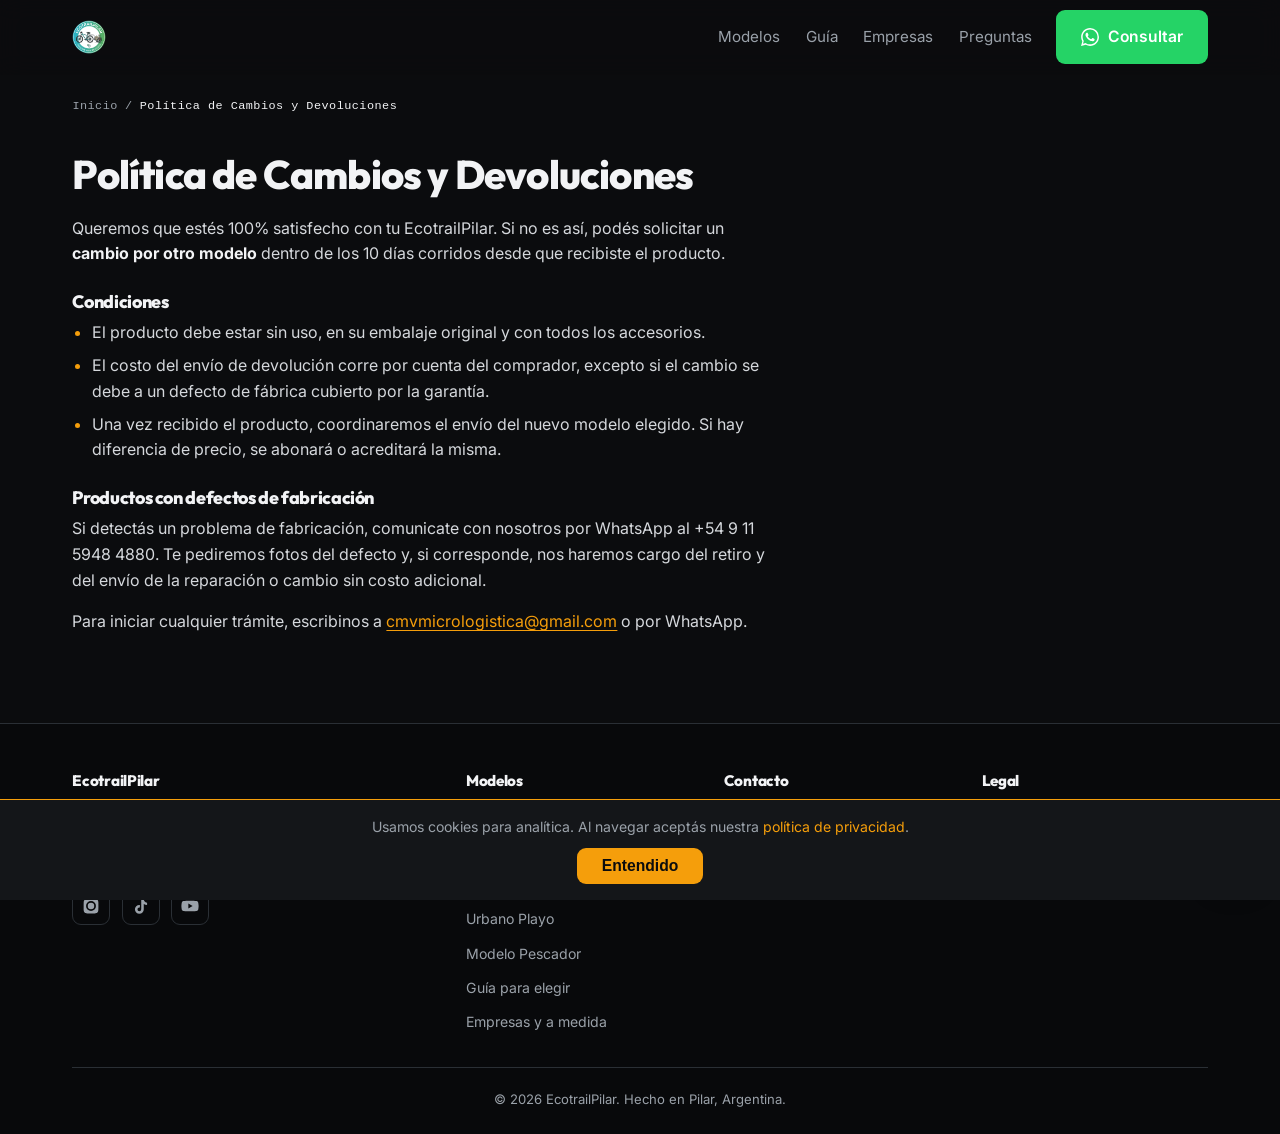
<file: devoluciones.html>
<!DOCTYPE html>
<html lang="es">
<head>
    <!-- Google tag (gtag.js) -->
    <script async src="https://www.googletagmanager.com/gtag/js?id=G-WB73V3SQ96"></script>
    <script>
        window.dataLayer = window.dataLayer || [];
        function gtag(){dataLayer.push(arguments);}
        gtag('js', new Date());
        gtag('config', 'G-WB73V3SQ96');
    </script>
    <meta charset="UTF-8">
    <meta name="viewport" content="width=device-width, initial-scale=1.0, viewport-fit=cover">
    <title>Política de Cambios y Devoluciones | EcotrailPilar</title>
    <meta name="description" content="Política de cambios y devoluciones de EcotrailPilar: cambio dentro de los 10 días y productos con defectos de fabricación.">
    <meta name="author" content="EcotrailPilar">
    <meta name="robots" content="index, follow, max-snippet:-1, max-image-preview:large, max-video-preview:-1">
    <link rel="canonical" href="https://ecotrailpilar.com/devoluciones.html">
    <meta name="theme-color" content="#0b0c0e">
    <link rel="icon" href="/favicon.ico" type="image/x-icon">
    <meta property="og:type" content="website">
    <meta property="og:title" content="Política de Cambios y Devoluciones | EcotrailPilar">
    <meta property="og:description" content="Política de cambios y devoluciones de EcotrailPilar: cambio dentro de los 10 días y productos con defectos de fabricación.">
    <meta property="og:image" content="https://ecotrailpilar.com/assets/images/tetp.webp">
    <meta property="og:url" content="https://ecotrailpilar.com/devoluciones.html">
    <meta property="og:site_name" content="EcotrailPilar">
    <meta property="og:locale" content="es_AR">
    <meta name="twitter:card" content="summary_large_image">
    <link rel="preconnect" href="https://fonts.googleapis.com">
    <link rel="preconnect" href="https://fonts.gstatic.com" crossorigin>
    <link href="https://fonts.googleapis.com/css2?family=Outfit:wght@600;800&family=Inter:wght@400;600&display=swap" rel="stylesheet">
    <link rel="stylesheet" href="/styles.css">
    <script type="application/ld+json">{"@context": "https://schema.org", "@type": "BreadcrumbList", "itemListElement": [{"@type": "ListItem", "position": 1, "name": "Inicio", "item": "https://ecotrailpilar.com/"}, {"@type": "ListItem", "position": 2, "name": "Política de Cambios y Devoluciones"}]}</script>
</head>
<body>
    <a href="#contenido" class="skip-link">Saltar al contenido</a>
    <header id="hdr">
        <div class="container header-row">
            <a href="/" class="logo" aria-label="EcotrailPilar — Inicio">
                <img src="/assets/images/logo.webp" alt="EcotrailPilar" height="34"
                     onerror="this.style.display='none';this.insertAdjacentHTML('afterend','<span class=&quot;logo-fallback&quot;>Ecotrail<b>Pilar</b></span>')">
            </a>
            <nav class="nav" id="nav" aria-label="Navegación principal">
                <a href="/#modelos">Modelos</a>
                <a href="/guia-trailer-para-bicicleta.html">Guía</a>
                <a href="/trailer-bicicleta-empresas.html">Empresas</a>
                <a href="/#faq">Preguntas</a>
            </nav>
            <a class="btn btn--wa header-cta" target="_blank" rel="noopener" href="https://wa.me/5491159484880?text=Hola%20EcotrailPilar%2C%20quiero%20consultar%20por%20un%20trailer.">
                <svg viewBox="0 0 24 24" fill="currentColor"><path d="M.057 24l1.687-6.163a11.867 11.867 0 01-1.587-5.946C.16 5.335 5.495 0 12.05 0a11.817 11.817 0 018.413 3.488 11.824 11.824 0 013.48 8.414c-.003 6.557-5.338 11.892-11.893 11.892a11.9 11.9 0 01-5.688-1.448L.057 24zm6.597-3.807c1.676.995 3.276 1.591 5.392 1.592 5.448 0 9.886-4.434 9.889-9.885.002-5.462-4.415-9.89-9.881-9.892-5.452 0-9.887 4.434-9.889 9.884a9.86 9.86 0 001.515 5.26l-.999 3.648 3.736-.979zm11.387-5.464c-.074-.124-.272-.198-.57-.347-.297-.149-1.758-.868-2.031-.967-.272-.099-.47-.149-.669.149-.198.297-.768.967-.941 1.165-.173.198-.347.223-.644.074-.297-.149-1.255-.462-2.39-1.475-.883-.788-1.48-1.761-1.653-2.059-.173-.297-.018-.458.13-.606.134-.133.297-.347.446-.521.151-.172.2-.296.3-.495.099-.198.05-.372-.025-.521-.075-.148-.669-1.611-.916-2.206-.242-.579-.487-.501-.669-.51l-.57-.01c-.198 0-.52.074-.792.372s-1.04 1.016-1.04 2.479 1.065 2.876 1.213 3.074c.149.198 2.095 3.2 5.076 4.487.709.306 1.263.489 1.694.626.712.226 1.36.194 1.872.118.571-.085 1.758-.719 2.006-1.413.248-.695.248-1.29.173-1.414z"/></svg>
                Consultar
            </a>
            <button class="burger" id="burger" aria-label="Abrir menú" aria-expanded="false">
                <svg viewBox="0 0 24 24" fill="none" stroke="currentColor" stroke-width="2"><line x1="3" y1="6" x2="21" y2="6"/><line x1="3" y1="12" x2="21" y2="12"/><line x1="3" y1="18" x2="21" y2="18"/></svg>
            </button>
        </div>
    </header>
    <main id="contenido">
        <nav class="crumbs container" aria-label="Ubicación"><a href="/">Inicio</a><span aria-hidden="true">/</span><span aria-current="page">Política de Cambios y Devoluciones</span></nav>
        <section class="section article">
            <div class="container">
                <div class="prose legal">
                    <h1>Política de Cambios y Devoluciones</h1>
        <p>Queremos que estés 100% satisfecho con tu EcotrailPilar. Si no es así, podés solicitar un <strong>cambio por otro modelo</strong> dentro de los 10 días corridos desde que recibiste el producto.</p>
        <h3>Condiciones</h3>
        <ul>
            <li>El producto debe estar sin uso, en su embalaje original y con todos los accesorios.</li>
            <li>El costo del envío de devolución corre por cuenta del comprador, excepto si el cambio se debe a un defecto de fábrica cubierto por la garantía.</li>
            <li>Una vez recibido el producto, coordinaremos el envío del nuevo modelo elegido. Si hay diferencia de precio, se abonará o acreditará la misma.</li>
        </ul>
        <h3>Productos con defectos de fabricación</h3>
        <p>Si detectás un problema de fabricación, comunicate con nosotros por WhatsApp al +54 9 11 5948 4880. Te pediremos fotos del defecto y, si corresponde, nos haremos cargo del retiro y del envío de la reparación o cambio sin costo adicional.</p>
        <p>Para iniciar cualquier trámite, escribinos a <a href="mailto:cmvmicrologistica@gmail.com">cmvmicrologistica@gmail.com</a> o por WhatsApp.</p>
                </div>
            </div>
        </section>
    </main>

    <footer>
        <div class="container">
            <div class="footer-grid">
                <div class="footer-col">
                    <h4>EcotrailPilar</h4>
                    <p>Trailers para bicicleta reforzados, 100% fabricación argentina en Pilar, Buenos Aires. Enganche universal, 80 kg de capacidad. Envío gratis en CABA y GBA.</p>
                    <div class="social">
                            <a href="https://www.instagram.com/ecotrailpilar/" target="_blank" rel="noopener" aria-label="Instagram"><svg viewBox="0 0 24 24" fill="currentColor"><path d="M12 2.2c3.2 0 3.6 0 4.9.07 1.2.06 1.8.25 2.2.42.6.2 1 .5 1.4.9.4.4.7.8.9 1.4.17.5.36 1 .42 2.2.06 1.3.07 1.7.07 4.9s0 3.6-.07 4.9c-.06 1.2-.25 1.8-.42 2.2-.2.6-.5 1-.9 1.4-.4.4-.8.7-1.4.9-.5.17-1 .36-2.2.42-1.3.06-1.7.07-4.9.07s-3.6 0-4.9-.07c-1.2-.06-1.8-.25-2.2-.42-.6-.2-1-.5-1.4-.9-.4-.4-.7-.8-.9-1.4-.17-.5-.36-1-.42-2.2C2.2 15.6 2.2 15.2 2.2 12s0-3.6.07-4.9c.06-1.2.25-1.8.42-2.2.2-.6.5-1 .9-1.4.4-.4.8-.7 1.4-.9.5-.17 1-.36 2.2-.42C8.4 2.2 8.8 2.2 12 2.2zm0 3.2A6.6 6.6 0 1012 18.6 6.6 6.6 0 0012 5.4zm0 10.9a4.3 4.3 0 110-8.6 4.3 4.3 0 010 8.6zm6.8-11.2a1.5 1.5 0 11-3.1 0 1.5 1.5 0 013.1 0z"/></svg></a>
                            <a href="https://www.tiktok.com/@ecotrail.pilar" target="_blank" rel="noopener" aria-label="TikTok"><svg viewBox="0 0 24 24" fill="currentColor"><path d="M16.6 5.8a4.3 4.3 0 01-1-2.8h-3.3v13.4a2.5 2.5 0 11-2.5-2.5c.2 0 .5 0 .7.1v-3.4a6 6 0 00-.7-.04 5.9 5.9 0 105.9 5.9V9.4a7.6 7.6 0 004.4 1.4V7.5a4.3 4.3 0 01-3.5-1.7z"/></svg></a>
                            <a href="https://www.youtube.com/@ecotrailpilar" target="_blank" rel="noopener" aria-label="YouTube"><svg viewBox="0 0 24 24" fill="currentColor"><path d="M23 7.5a3 3 0 00-2.1-2.1C19 4.9 12 4.9 12 4.9s-7 0-8.9.5A3 3 0 001 7.5 31 31 0 00.5 12 31 31 0 001 16.5a3 3 0 002.1 2.1c1.9.5 8.9.5 8.9.5s7 0 8.9-.5a3 3 0 002.1-2.1A31 31 0 0023.5 12 31 31 0 0023 7.5zM9.8 15.3V8.7l5.7 3.3z"/></svg></a>
                        </div>
                </div>
                <div class="footer-col">
                    <h4>Modelos</h4>
                    <ul>
                        <li><a href="/trailer-bicicleta-modelo-clasico.html">Modelo Clásico</a></li>
                        <li><a href="/trailer-bicicleta-urbano-clasico.html">Urbano Clásico</a></li>
                        <li><a href="/trailer-bicicleta-utilitario-enrejado.html">Utilitario Enrejado</a></li>
                        <li><a href="/trailer-bicicleta-urbano-playo.html">Urbano Playo</a></li>
                        <li><a href="/trailer-bicicleta-pescador.html">Modelo Pescador</a></li>
                        <li><a href="/guia-trailer-para-bicicleta.html">Guía para elegir</a></li>
                        <li><a href="/trailer-bicicleta-empresas.html">Empresas y a medida</a></li>
                    </ul>
                </div>
                <div class="footer-col">
                    <h4>Contacto</h4>
                    <ul>
                        <li><a href="https://wa.me/5491159484880" target="_blank" rel="noopener">WhatsApp: +54 9 11 5948 4880</a></li>
                        <li><a href="https://www.mercadolibre.com.ar/pagina/cvarela27" target="_blank" rel="noopener">MercadoLibre</a></li>
                        <li><a href="mailto:cmvmicrologistica@gmail.com">cmvmicrologistica@gmail.com</a></li>
                    </ul>
                </div>
                <div class="footer-col">
                    <h4>Legal</h4>
                    <ul>
                        <li><a href="/privacidad.html">Política de Privacidad</a></li>
                        <li><a href="/terminos.html">Términos y Condiciones</a></li>
                        <li><a href="/devoluciones.html">Devoluciones</a></li>
                    </ul>
                </div>
            </div>
            <div class="footer-bottom">
                <p>&copy; <span id="year">2026</span> EcotrailPilar. Hecho en Pilar, Argentina.</p>
            </div>
        </div>
    </footer>

    <a class="fab-wa" target="_blank" rel="noopener" aria-label="Chatear por WhatsApp" href="https://wa.me/5491159484880?text=Hola%20EcotrailPilar%2C%20vi%20sus%20trailers%20y%20quiero%20consultar.">
        <svg viewBox="0 0 24 24" fill="currentColor"><path d="M.057 24l1.687-6.163a11.867 11.867 0 01-1.587-5.946C.16 5.335 5.495 0 12.05 0a11.817 11.817 0 018.413 3.488 11.824 11.824 0 013.48 8.414c-.003 6.557-5.338 11.892-11.893 11.892a11.9 11.9 0 01-5.688-1.448L.057 24zm6.597-3.807c1.676.995 3.276 1.591 5.392 1.592 5.448 0 9.886-4.434 9.889-9.885.002-5.462-4.415-9.89-9.881-9.892-5.452 0-9.887 4.434-9.889 9.884a9.86 9.86 0 001.515 5.26l-.999 3.648 3.736-.979zm11.387-5.464c-.074-.124-.272-.198-.57-.347-.297-.149-1.758-.868-2.031-.967-.272-.099-.47-.149-.669.149-.198.297-.768.967-.941 1.165-.173.198-.347.223-.644.074-.297-.149-1.255-.462-2.39-1.475-.883-.788-1.48-1.761-1.653-2.059-.173-.297-.018-.458.13-.606.134-.133.297-.347.446-.521.151-.172.2-.296.3-.495.099-.198.05-.372-.025-.521-.075-.148-.669-1.611-.916-2.206-.242-.579-.487-.501-.669-.51l-.57-.01c-.198 0-.52.074-.792.372s-1.04 1.016-1.04 2.479 1.065 2.876 1.213 3.074c.149.198 2.095 3.2 5.076 4.487.709.306 1.263.489 1.694.626.712.226 1.36.194 1.872.118.571-.085 1.758-.719 2.006-1.413.248-.695.248-1.29.173-1.414z"/></svg>
    </a>
    <button class="to-top" id="toTop" aria-label="Volver arriba">
        <svg viewBox="0 0 24 24" fill="none" stroke="currentColor" stroke-width="2"><polyline points="18 15 12 9 6 15"/></svg>
    </button>

    <div class="cookie" id="cookie">
        <p>Usamos cookies para analítica. Al navegar aceptás nuestra <a href="/privacidad.html">política de privacidad</a>.</p>
        <button class="btn btn--amber" id="cookieOk" style="padding:.5rem 1.5rem">Entendido</button>
    </div>

    <script src="/script.js" defer></script>
</body>
</html>
</file>
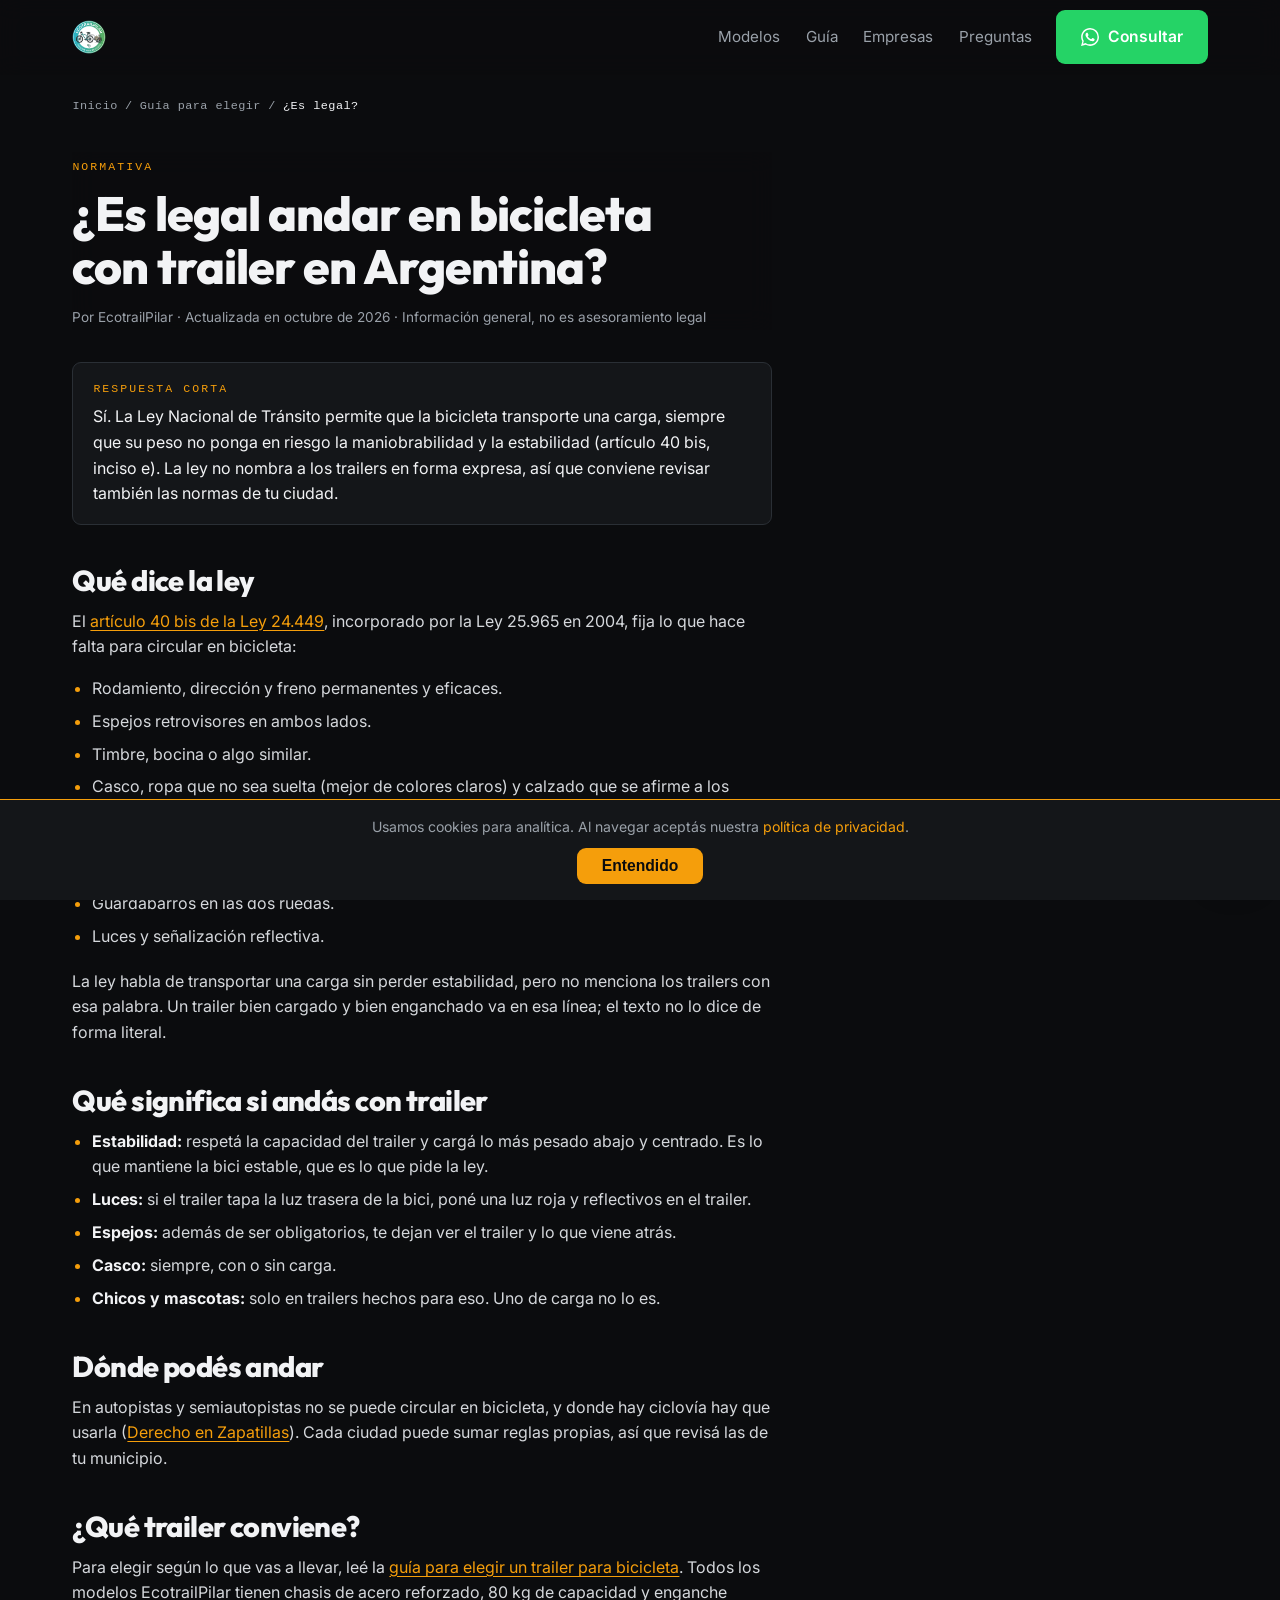
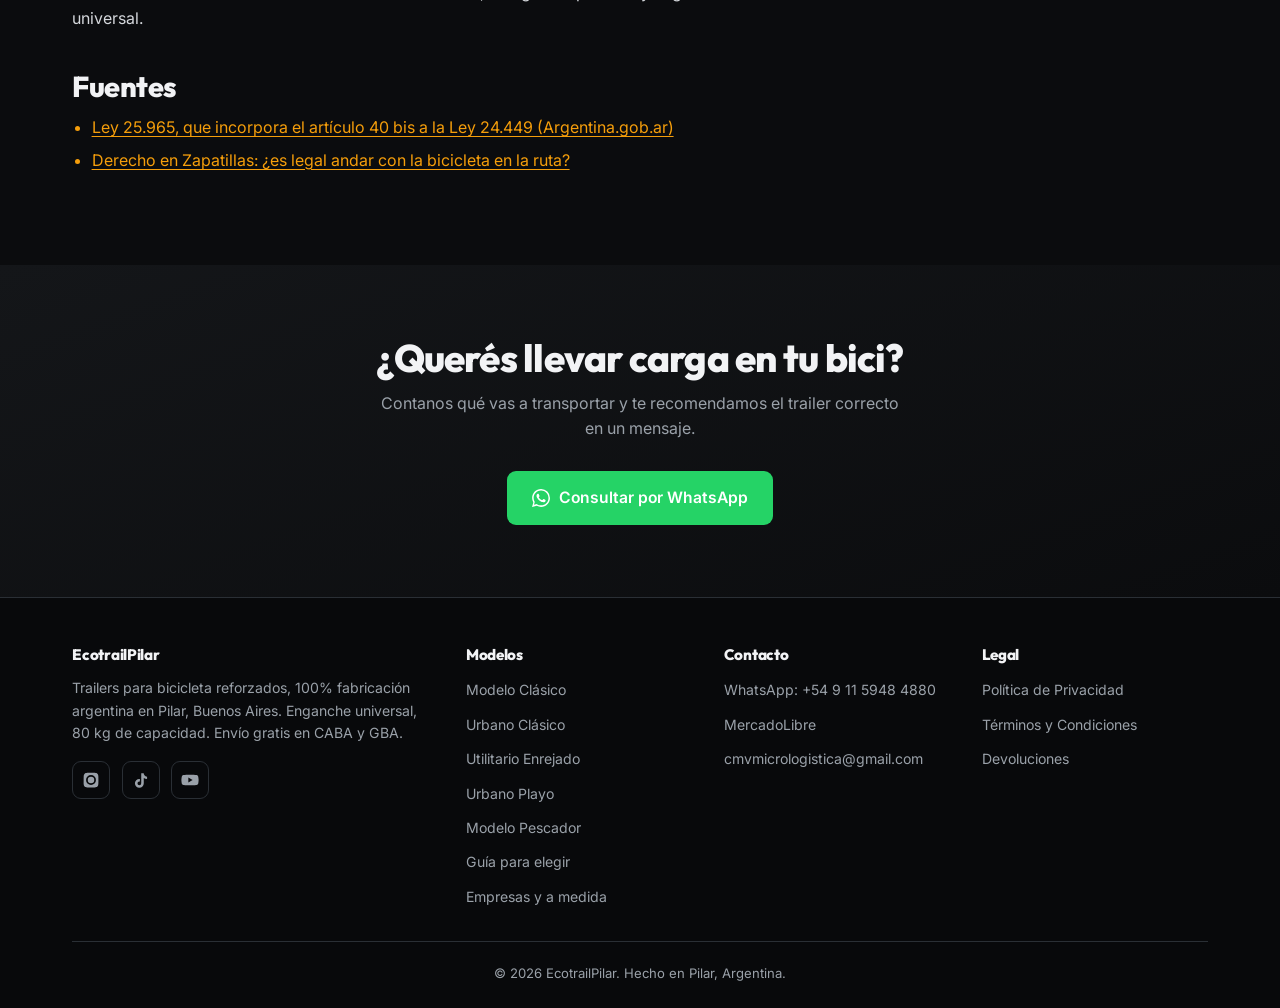
<file: es-legal-llevar-trailer-en-bicicleta.html>
<!DOCTYPE html>
<html lang="es">
<head>
    <!-- Google tag (gtag.js) -->
    <script async src="https://www.googletagmanager.com/gtag/js?id=G-WB73V3SQ96"></script>
    <script>
        window.dataLayer = window.dataLayer || [];
        function gtag(){dataLayer.push(arguments);}
        gtag('js', new Date());
        gtag('config', 'G-WB73V3SQ96');
    </script>
    <meta charset="UTF-8">
    <meta name="viewport" content="width=device-width, initial-scale=1.0, viewport-fit=cover">
    <title>¿Es legal andar en bici con trailer en Argentina? Qué dice la ley | EcotrailPilar</title>
    <meta name="description" content="Sí: la Ley Nacional de Tránsito permite transportar carga en bicicleta si el peso no pone en riesgo la estabilidad. Qué pide el artículo 40 bis y cómo cumplirlo con un trailer.">
    <meta name="author" content="EcotrailPilar">
    <meta name="robots" content="index, follow, max-snippet:-1, max-image-preview:large, max-video-preview:-1">
    <link rel="canonical" href="https://ecotrailpilar.com/es-legal-llevar-trailer-en-bicicleta.html">
    <meta name="theme-color" content="#0b0c0e">
    <link rel="icon" href="/favicon.ico" type="image/x-icon">
    <meta property="og:type" content="website">
    <meta property="og:title" content="¿Es legal andar en bici con trailer en Argentina? Qué dice la ley | EcotrailPilar">
    <meta property="og:description" content="Sí: la Ley Nacional de Tránsito permite transportar carga en bicicleta si el peso no pone en riesgo la estabilidad. Qué pide el artículo 40 bis y cómo cumplirlo con un trailer.">
    <meta property="og:image" content="https://ecotrailpilar.com/assets/images/tetp.webp">
    <meta property="og:url" content="https://ecotrailpilar.com/es-legal-llevar-trailer-en-bicicleta.html">
    <meta property="og:site_name" content="EcotrailPilar">
    <meta property="og:locale" content="es_AR">
    <meta name="twitter:card" content="summary_large_image">
    <link rel="preconnect" href="https://fonts.googleapis.com">
    <link rel="preconnect" href="https://fonts.gstatic.com" crossorigin>
    <link href="https://fonts.googleapis.com/css2?family=Outfit:wght@600;800&family=Inter:wght@400;600&display=swap" rel="stylesheet">
    <link rel="stylesheet" href="/styles.css">
    <script type="application/ld+json">{"@context": "https://schema.org", "@type": "Article", "@id": "https://ecotrailpilar.com/es-legal-llevar-trailer-en-bicicleta.html#article", "headline": "¿Es legal andar en bicicleta con trailer en Argentina?", "description": "Sí: la Ley Nacional de Tránsito permite transportar carga en bicicleta si el peso no pone en riesgo la estabilidad. Qué pide el artículo 40 bis y cómo cumplirlo con un trailer.", "image": ["https://ecotrailpilar.com/assets/images/tetp.webp"], "datePublished": "2026-10-15", "dateModified": "2026-10-15", "inLanguage": "es-AR", "mainEntityOfPage": "https://ecotrailpilar.com/es-legal-llevar-trailer-en-bicicleta.html", "author": {"@type": "Organization", "@id": "https://ecotrailpilar.com/#business", "name": "EcotrailPilar"}, "publisher": {"@type": "Organization", "@id": "https://ecotrailpilar.com/#business", "name": "EcotrailPilar", "logo": {"@type": "ImageObject", "url": "https://ecotrailpilar.com/assets/images/logo.webp"}}, "citation": ["https://www.argentina.gob.ar/normativa/nacional/norma-102148/texto"]}</script>
    <script type="application/ld+json">{"@context": "https://schema.org", "@type": "BreadcrumbList", "itemListElement": [{"@type": "ListItem", "position": 1, "name": "Inicio", "item": "https://ecotrailpilar.com/"}, {"@type": "ListItem", "position": 2, "name": "Guía para elegir", "item": "https://ecotrailpilar.com/guia-trailer-para-bicicleta.html"}, {"@type": "ListItem", "position": 3, "name": "¿Es legal?"}]}</script>
</head>
<body>
    <a href="#contenido" class="skip-link">Saltar al contenido</a>
    <header id="hdr">
        <div class="container header-row">
            <a href="/" class="logo" aria-label="EcotrailPilar — Inicio">
                <img src="/assets/images/logo.webp" alt="EcotrailPilar" height="34"
                     onerror="this.style.display='none';this.insertAdjacentHTML('afterend','<span class=&quot;logo-fallback&quot;>Ecotrail<b>Pilar</b></span>')">
            </a>
            <nav class="nav" id="nav" aria-label="Navegación principal">
                <a href="/#modelos">Modelos</a>
                <a href="/guia-trailer-para-bicicleta.html">Guía</a>
                <a href="/trailer-bicicleta-empresas.html">Empresas</a>
                <a href="/#faq">Preguntas</a>
            </nav>
            <a class="btn btn--wa header-cta" target="_blank" rel="noopener" href="https://wa.me/5491159484880?text=Hola%20EcotrailPilar%2C%20quiero%20consultar%20por%20un%20trailer.">
                <svg viewBox="0 0 24 24" fill="currentColor"><path d="M.057 24l1.687-6.163a11.867 11.867 0 01-1.587-5.946C.16 5.335 5.495 0 12.05 0a11.817 11.817 0 018.413 3.488 11.824 11.824 0 013.48 8.414c-.003 6.557-5.338 11.892-11.893 11.892a11.9 11.9 0 01-5.688-1.448L.057 24zm6.597-3.807c1.676.995 3.276 1.591 5.392 1.592 5.448 0 9.886-4.434 9.889-9.885.002-5.462-4.415-9.89-9.881-9.892-5.452 0-9.887 4.434-9.889 9.884a9.86 9.86 0 001.515 5.26l-.999 3.648 3.736-.979zm11.387-5.464c-.074-.124-.272-.198-.57-.347-.297-.149-1.758-.868-2.031-.967-.272-.099-.47-.149-.669.149-.198.297-.768.967-.941 1.165-.173.198-.347.223-.644.074-.297-.149-1.255-.462-2.39-1.475-.883-.788-1.48-1.761-1.653-2.059-.173-.297-.018-.458.13-.606.134-.133.297-.347.446-.521.151-.172.2-.296.3-.495.099-.198.05-.372-.025-.521-.075-.148-.669-1.611-.916-2.206-.242-.579-.487-.501-.669-.51l-.57-.01c-.198 0-.52.074-.792.372s-1.04 1.016-1.04 2.479 1.065 2.876 1.213 3.074c.149.198 2.095 3.2 5.076 4.487.709.306 1.263.489 1.694.626.712.226 1.36.194 1.872.118.571-.085 1.758-.719 2.006-1.413.248-.695.248-1.29.173-1.414z"/></svg>
                Consultar
            </a>
            <button class="burger" id="burger" aria-label="Abrir menú" aria-expanded="false">
                <svg viewBox="0 0 24 24" fill="none" stroke="currentColor" stroke-width="2"><line x1="3" y1="6" x2="21" y2="6"/><line x1="3" y1="12" x2="21" y2="12"/><line x1="3" y1="18" x2="21" y2="18"/></svg>
            </button>
        </div>
    </header>
    <main id="contenido">
        <nav class="crumbs container" aria-label="Ubicación"><a href="/">Inicio</a><span aria-hidden="true">/</span><a href="/guia-trailer-para-bicicleta.html">Guía para elegir</a><span aria-hidden="true">/</span><span aria-current="page">¿Es legal?</span></nav>
        <article class="section article">
            <div class="container">
                <header class="article-head">
                    <span class="eyebrow">Normativa</span>
                    <h1>¿Es legal andar en bicicleta con trailer en Argentina?</h1>
                    <p class="byline">Por EcotrailPilar · Actualizada en octubre de 2026 · Información general, no es asesoramiento legal</p>
                </header>
                <div class="prose">
                    <div class="answer">
                        <span class="eyebrow">Respuesta corta</span>
                        <p>Sí. La Ley Nacional de Tránsito permite que la bicicleta transporte una carga, siempre que su peso no ponga en riesgo la maniobrabilidad y la estabilidad (artículo 40 bis, inciso e). La ley no nombra a los trailers en forma expresa, así que conviene revisar también las normas de tu ciudad.</p>
                    </div>

                    <h2 id="que-dice-la-ley">Qué dice la ley</h2>
                    <p>El <a href="https://www.argentina.gob.ar/normativa/nacional/norma-102148/texto" target="_blank" rel="noopener">artículo 40 bis de la Ley 24.449</a>, incorporado por la Ley 25.965 en 2004, fija lo que hace falta para circular en bicicleta:</p>
                    <ul>
                        <li>Rodamiento, dirección y freno permanentes y eficaces.</li>
                        <li>Espejos retrovisores en ambos lados.</li>
                        <li>Timbre, bocina o algo similar.</li>
                        <li>Casco, ropa que no sea suelta (mejor de colores claros) y calzado que se afirme a los pedales.</li>
                        <li>Que el conductor sea el único ocupante, salvo una carga o un niño en un portaequipaje o asiento especial, con un peso que no ponga en riesgo la maniobrabilidad y la estabilidad.</li>
                        <li>Guardabarros en las dos ruedas.</li>
                        <li>Luces y señalización reflectiva.</li>
                    </ul>
                    <p>La ley habla de transportar una carga sin perder estabilidad, pero no menciona los trailers con esa palabra. Un trailer bien cargado y bien enganchado va en esa línea; el texto no lo dice de forma literal.</p>

                    <h2 id="con-trailer">Qué significa si andás con trailer</h2>
                    <ul>
                        <li><strong>Estabilidad:</strong> respetá la capacidad del trailer y cargá lo más pesado abajo y centrado. Es lo que mantiene la bici estable, que es lo que pide la ley.</li>
                        <li><strong>Luces:</strong> si el trailer tapa la luz trasera de la bici, poné una luz roja y reflectivos en el trailer.</li>
                        <li><strong>Espejos:</strong> además de ser obligatorios, te dejan ver el trailer y lo que viene atrás.</li>
                        <li><strong>Casco:</strong> siempre, con o sin carga.</li>
                        <li><strong>Chicos y mascotas:</strong> solo en trailers hechos para eso. Uno de carga no lo es.</li>
                    </ul>

                    <h2 id="donde">Dónde podés andar</h2>
                    <p>En autopistas y semiautopistas no se puede circular en bicicleta, y donde hay ciclovía hay que usarla (<a href="https://www.derechoenzapatillas.com/2023/es-legal-andar-con-la-bicicleta-en-la-ruta/" target="_blank" rel="noopener">Derecho en Zapatillas</a>). Cada ciudad puede sumar reglas propias, así que revisá las de tu municipio.</p>

                    <h2 id="elegir">¿Qué trailer conviene?</h2>
                    <p>Para elegir según lo que vas a llevar, leé la <a href="/guia-trailer-para-bicicleta.html">guía para elegir un trailer para bicicleta</a>. Todos los modelos EcotrailPilar tienen chasis de acero reforzado, 80 kg de capacidad y enganche universal.</p>

                    <h2 id="fuentes">Fuentes</h2>
                    <ul>
                        <li><a href="https://www.argentina.gob.ar/normativa/nacional/norma-102148/texto" target="_blank" rel="noopener">Ley 25.965, que incorpora el artículo 40 bis a la Ley 24.449 (Argentina.gob.ar)</a></li>
                        <li><a href="https://www.derechoenzapatillas.com/2023/es-legal-andar-con-la-bicicleta-en-la-ruta/" target="_blank" rel="noopener">Derecho en Zapatillas: ¿es legal andar con la bicicleta en la ruta?</a></li>
                    </ul>
                </div>
            </div>
        </article>

        <section class="section cta-final">
            <div class="container">
                <h2>¿Querés llevar carga en tu bici?</h2>
                <p>Contanos qué vas a transportar y te recomendamos el trailer correcto en un mensaje.</p>
                <a class="btn btn--wa" target="_blank" rel="noopener" href="https://wa.me/5491159484880?text=Hola%20EcotrailPilar%2C%20le%C3%AD%20la%20nota%20sobre%20la%20ley%20y%20quiero%20consultar%20por%20un%20trailer.">
                    <svg viewBox="0 0 24 24" fill="currentColor"><path d="M.057 24l1.687-6.163a11.867 11.867 0 01-1.587-5.946C.16 5.335 5.495 0 12.05 0a11.817 11.817 0 018.413 3.488 11.824 11.824 0 013.48 8.414c-.003 6.557-5.338 11.892-11.893 11.892a11.9 11.9 0 01-5.688-1.448L.057 24zm6.597-3.807c1.676.995 3.276 1.591 5.392 1.592 5.448 0 9.886-4.434 9.889-9.885.002-5.462-4.415-9.89-9.881-9.892-5.452 0-9.887 4.434-9.889 9.884a9.86 9.86 0 001.515 5.26l-.999 3.648 3.736-.979zm11.387-5.464c-.074-.124-.272-.198-.57-.347-.297-.149-1.758-.868-2.031-.967-.272-.099-.47-.149-.669.149-.198.297-.768.967-.941 1.165-.173.198-.347.223-.644.074-.297-.149-1.255-.462-2.39-1.475-.883-.788-1.48-1.761-1.653-2.059-.173-.297-.018-.458.13-.606.134-.133.297-.347.446-.521.151-.172.2-.296.3-.495.099-.198.05-.372-.025-.521-.075-.148-.669-1.611-.916-2.206-.242-.579-.487-.501-.669-.51l-.57-.01c-.198 0-.52.074-.792.372s-1.04 1.016-1.04 2.479 1.065 2.876 1.213 3.074c.149.198 2.095 3.2 5.076 4.487.709.306 1.263.489 1.694.626.712.226 1.36.194 1.872.118.571-.085 1.758-.719 2.006-1.413.248-.695.248-1.29.173-1.414z"/></svg>
                    Consultar por WhatsApp
                </a>
            </div>
        </section>
    </main>

    <footer>
        <div class="container">
            <div class="footer-grid">
                <div class="footer-col">
                    <h4>EcotrailPilar</h4>
                    <p>Trailers para bicicleta reforzados, 100% fabricación argentina en Pilar, Buenos Aires. Enganche universal, 80 kg de capacidad. Envío gratis en CABA y GBA.</p>
                    <div class="social">
                            <a href="https://www.instagram.com/ecotrailpilar/" target="_blank" rel="noopener" aria-label="Instagram"><svg viewBox="0 0 24 24" fill="currentColor"><path d="M12 2.2c3.2 0 3.6 0 4.9.07 1.2.06 1.8.25 2.2.42.6.2 1 .5 1.4.9.4.4.7.8.9 1.4.17.5.36 1 .42 2.2.06 1.3.07 1.7.07 4.9s0 3.6-.07 4.9c-.06 1.2-.25 1.8-.42 2.2-.2.6-.5 1-.9 1.4-.4.4-.8.7-1.4.9-.5.17-1 .36-2.2.42-1.3.06-1.7.07-4.9.07s-3.6 0-4.9-.07c-1.2-.06-1.8-.25-2.2-.42-.6-.2-1-.5-1.4-.9-.4-.4-.7-.8-.9-1.4-.17-.5-.36-1-.42-2.2C2.2 15.6 2.2 15.2 2.2 12s0-3.6.07-4.9c.06-1.2.25-1.8.42-2.2.2-.6.5-1 .9-1.4.4-.4.8-.7 1.4-.9.5-.17 1-.36 2.2-.42C8.4 2.2 8.8 2.2 12 2.2zm0 3.2A6.6 6.6 0 1012 18.6 6.6 6.6 0 0012 5.4zm0 10.9a4.3 4.3 0 110-8.6 4.3 4.3 0 010 8.6zm6.8-11.2a1.5 1.5 0 11-3.1 0 1.5 1.5 0 013.1 0z"/></svg></a>
                            <a href="https://www.tiktok.com/@ecotrail.pilar" target="_blank" rel="noopener" aria-label="TikTok"><svg viewBox="0 0 24 24" fill="currentColor"><path d="M16.6 5.8a4.3 4.3 0 01-1-2.8h-3.3v13.4a2.5 2.5 0 11-2.5-2.5c.2 0 .5 0 .7.1v-3.4a6 6 0 00-.7-.04 5.9 5.9 0 105.9 5.9V9.4a7.6 7.6 0 004.4 1.4V7.5a4.3 4.3 0 01-3.5-1.7z"/></svg></a>
                            <a href="https://www.youtube.com/@ecotrailpilar" target="_blank" rel="noopener" aria-label="YouTube"><svg viewBox="0 0 24 24" fill="currentColor"><path d="M23 7.5a3 3 0 00-2.1-2.1C19 4.9 12 4.9 12 4.9s-7 0-8.9.5A3 3 0 001 7.5 31 31 0 00.5 12 31 31 0 001 16.5a3 3 0 002.1 2.1c1.9.5 8.9.5 8.9.5s7 0 8.9-.5a3 3 0 002.1-2.1A31 31 0 0023.5 12 31 31 0 0023 7.5zM9.8 15.3V8.7l5.7 3.3z"/></svg></a>
                        </div>
                </div>
                <div class="footer-col">
                    <h4>Modelos</h4>
                    <ul>
                        <li><a href="/trailer-bicicleta-modelo-clasico.html">Modelo Clásico</a></li>
                        <li><a href="/trailer-bicicleta-urbano-clasico.html">Urbano Clásico</a></li>
                        <li><a href="/trailer-bicicleta-utilitario-enrejado.html">Utilitario Enrejado</a></li>
                        <li><a href="/trailer-bicicleta-urbano-playo.html">Urbano Playo</a></li>
                        <li><a href="/trailer-bicicleta-pescador.html">Modelo Pescador</a></li>
                        <li><a href="/guia-trailer-para-bicicleta.html">Guía para elegir</a></li>
                        <li><a href="/trailer-bicicleta-empresas.html">Empresas y a medida</a></li>
                    </ul>
                </div>
                <div class="footer-col">
                    <h4>Contacto</h4>
                    <ul>
                        <li><a href="https://wa.me/5491159484880" target="_blank" rel="noopener">WhatsApp: +54 9 11 5948 4880</a></li>
                        <li><a href="https://www.mercadolibre.com.ar/pagina/cvarela27" target="_blank" rel="noopener">MercadoLibre</a></li>
                        <li><a href="mailto:cmvmicrologistica@gmail.com">cmvmicrologistica@gmail.com</a></li>
                    </ul>
                </div>
                <div class="footer-col">
                    <h4>Legal</h4>
                    <ul>
                        <li><a href="/privacidad.html">Política de Privacidad</a></li>
                        <li><a href="/terminos.html">Términos y Condiciones</a></li>
                        <li><a href="/devoluciones.html">Devoluciones</a></li>
                    </ul>
                </div>
            </div>
            <div class="footer-bottom">
                <p>&copy; <span id="year">2026</span> EcotrailPilar. Hecho en Pilar, Argentina.</p>
            </div>
        </div>
    </footer>

    <a class="fab-wa" target="_blank" rel="noopener" aria-label="Chatear por WhatsApp" href="https://wa.me/5491159484880?text=Hola%20EcotrailPilar%2C%20vi%20sus%20trailers%20y%20quiero%20consultar.">
        <svg viewBox="0 0 24 24" fill="currentColor"><path d="M.057 24l1.687-6.163a11.867 11.867 0 01-1.587-5.946C.16 5.335 5.495 0 12.05 0a11.817 11.817 0 018.413 3.488 11.824 11.824 0 013.48 8.414c-.003 6.557-5.338 11.892-11.893 11.892a11.9 11.9 0 01-5.688-1.448L.057 24zm6.597-3.807c1.676.995 3.276 1.591 5.392 1.592 5.448 0 9.886-4.434 9.889-9.885.002-5.462-4.415-9.89-9.881-9.892-5.452 0-9.887 4.434-9.889 9.884a9.86 9.86 0 001.515 5.26l-.999 3.648 3.736-.979zm11.387-5.464c-.074-.124-.272-.198-.57-.347-.297-.149-1.758-.868-2.031-.967-.272-.099-.47-.149-.669.149-.198.297-.768.967-.941 1.165-.173.198-.347.223-.644.074-.297-.149-1.255-.462-2.39-1.475-.883-.788-1.48-1.761-1.653-2.059-.173-.297-.018-.458.13-.606.134-.133.297-.347.446-.521.151-.172.2-.296.3-.495.099-.198.05-.372-.025-.521-.075-.148-.669-1.611-.916-2.206-.242-.579-.487-.501-.669-.51l-.57-.01c-.198 0-.52.074-.792.372s-1.04 1.016-1.04 2.479 1.065 2.876 1.213 3.074c.149.198 2.095 3.2 5.076 4.487.709.306 1.263.489 1.694.626.712.226 1.36.194 1.872.118.571-.085 1.758-.719 2.006-1.413.248-.695.248-1.29.173-1.414z"/></svg>
    </a>
    <button class="to-top" id="toTop" aria-label="Volver arriba">
        <svg viewBox="0 0 24 24" fill="none" stroke="currentColor" stroke-width="2"><polyline points="18 15 12 9 6 15"/></svg>
    </button>

    <div class="cookie" id="cookie">
        <p>Usamos cookies para analítica. Al navegar aceptás nuestra <a href="/privacidad.html">política de privacidad</a>.</p>
        <button class="btn btn--amber" id="cookieOk" style="padding:.5rem 1.5rem">Entendido</button>
    </div>

    <script src="/script.js" defer></script>
</body>
</html>
</file>
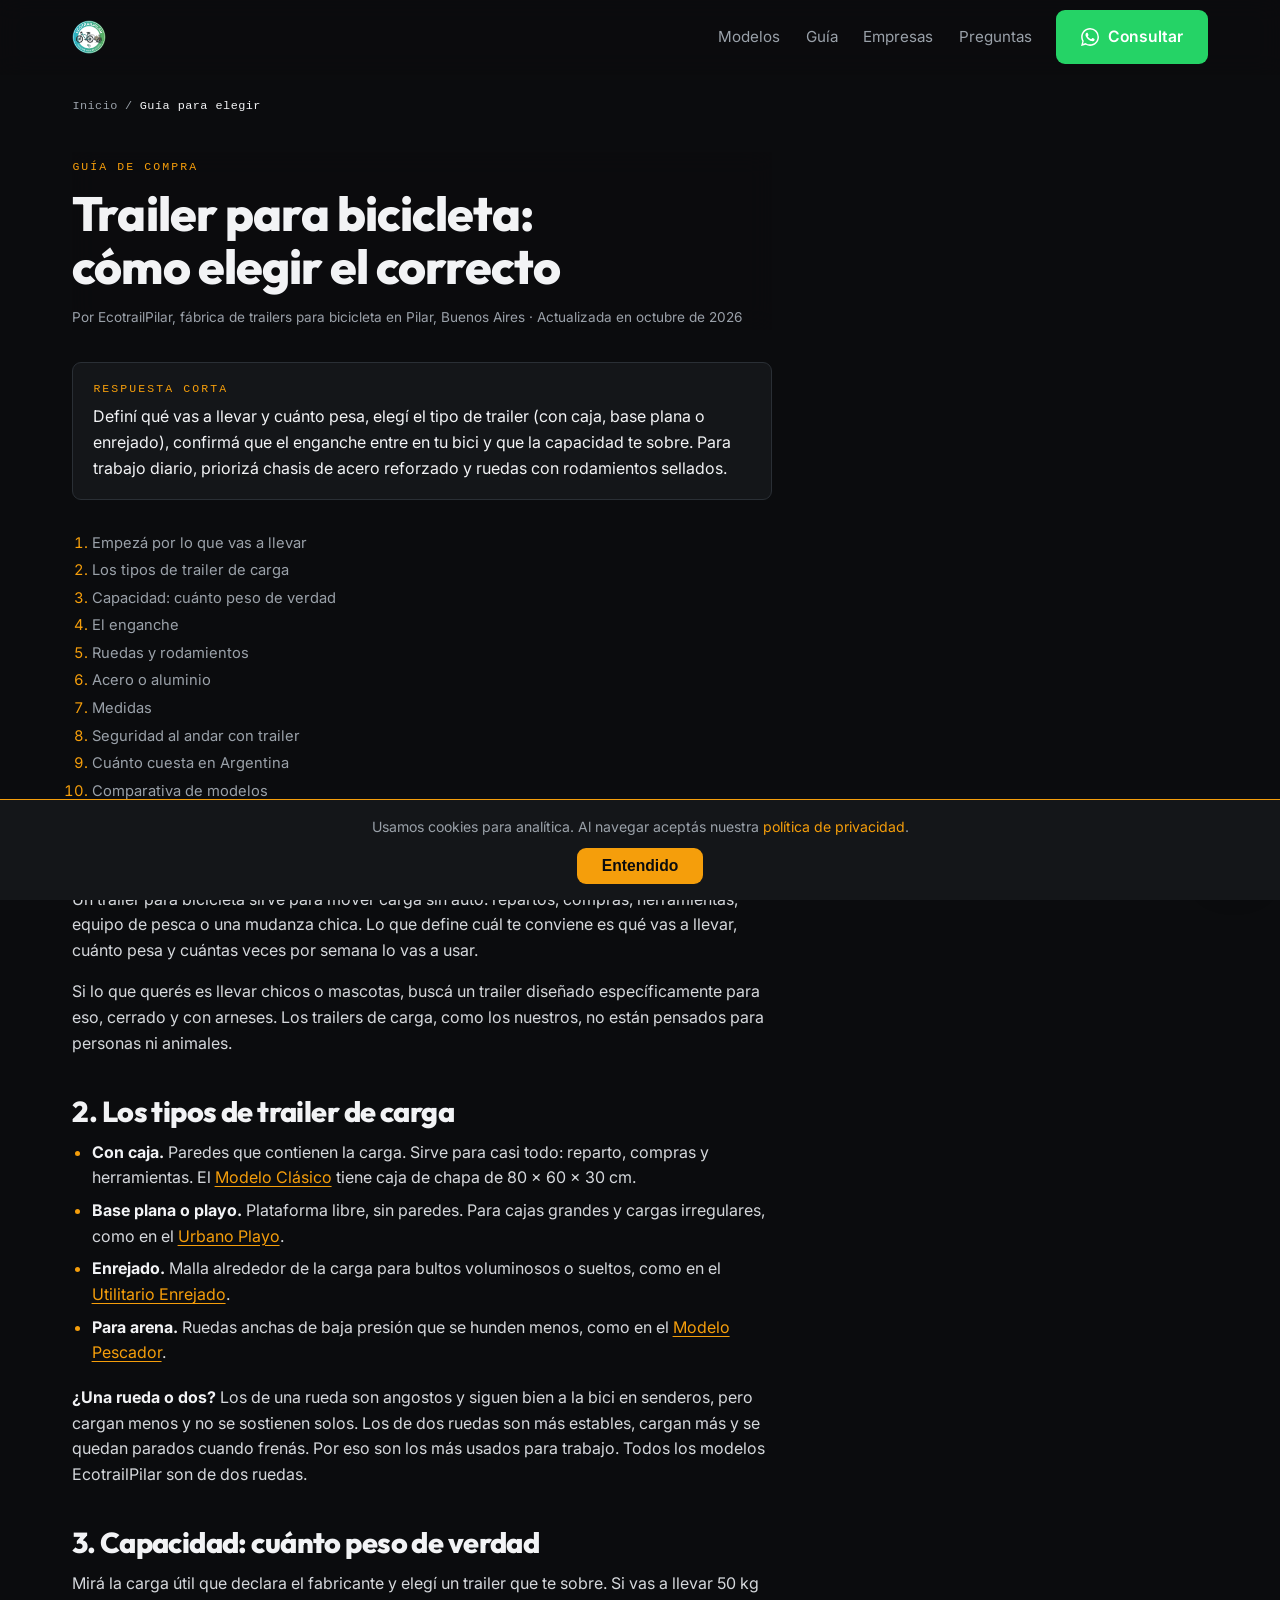
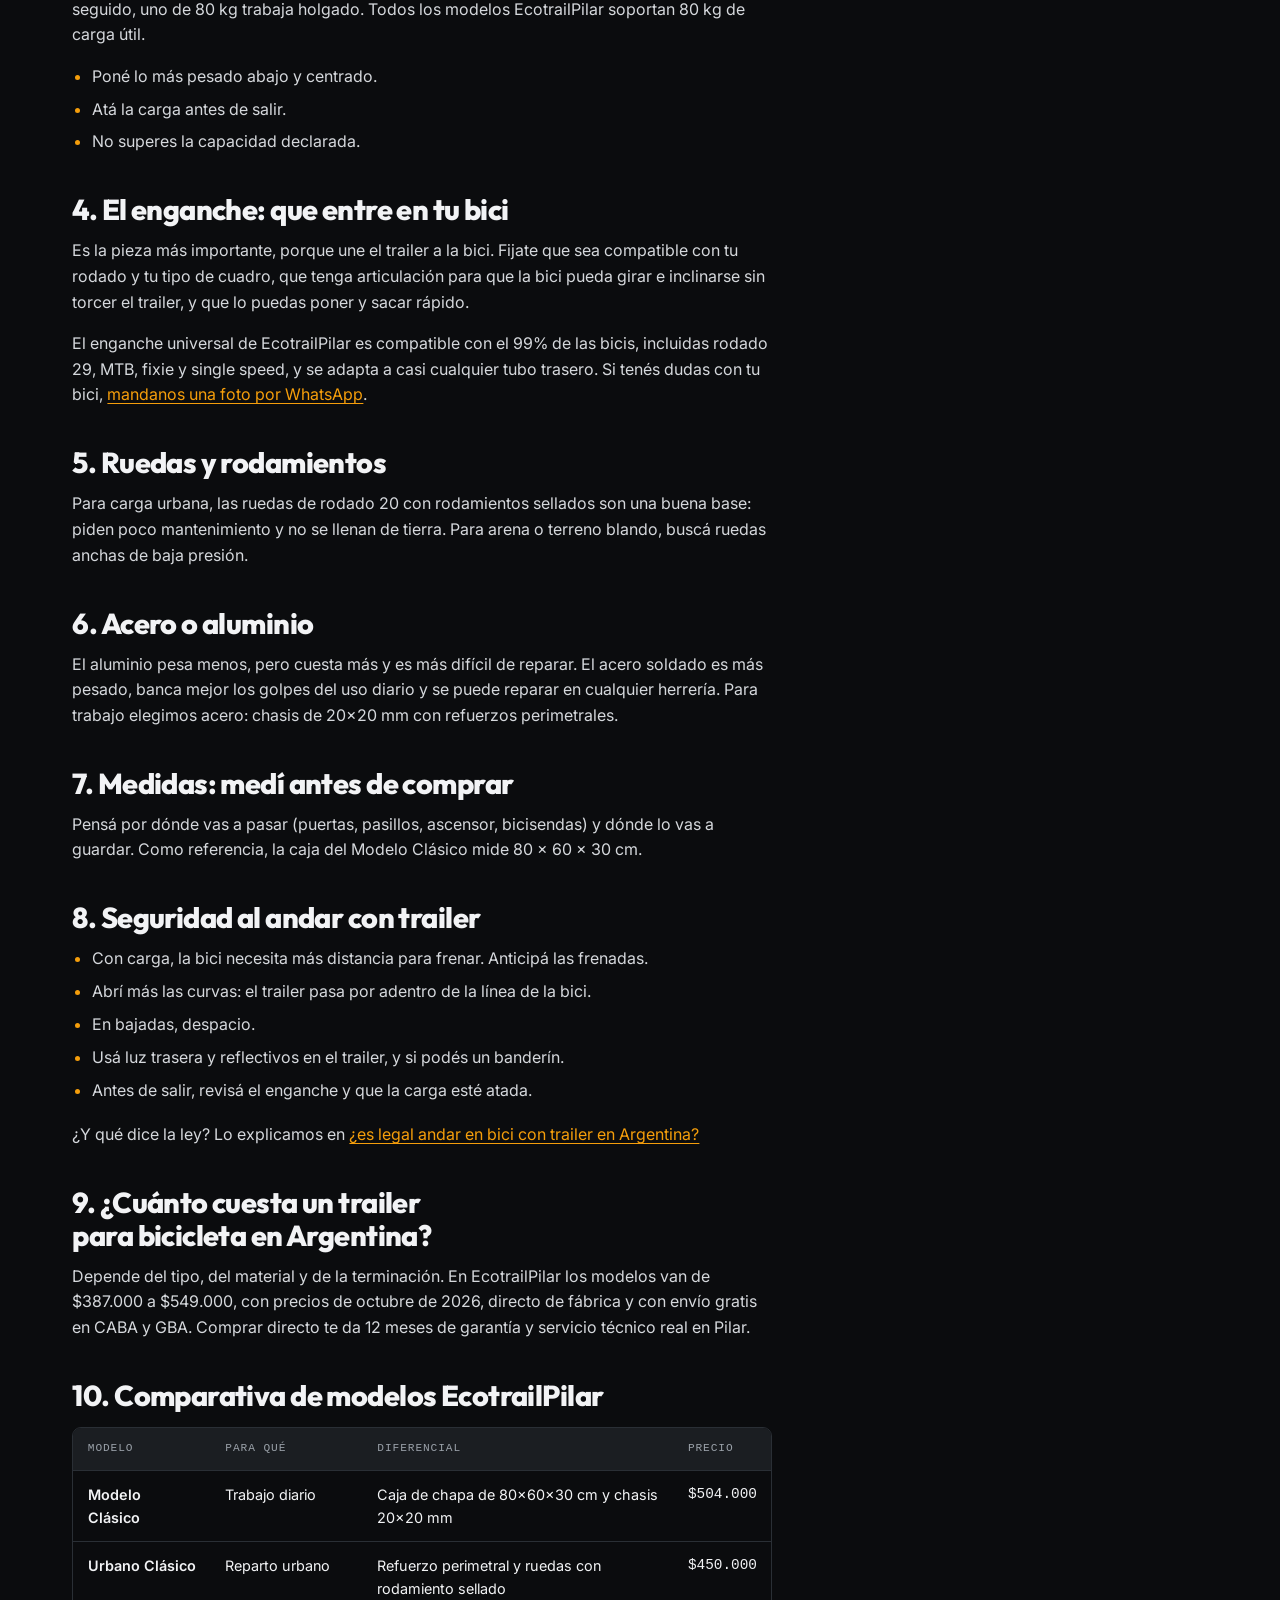
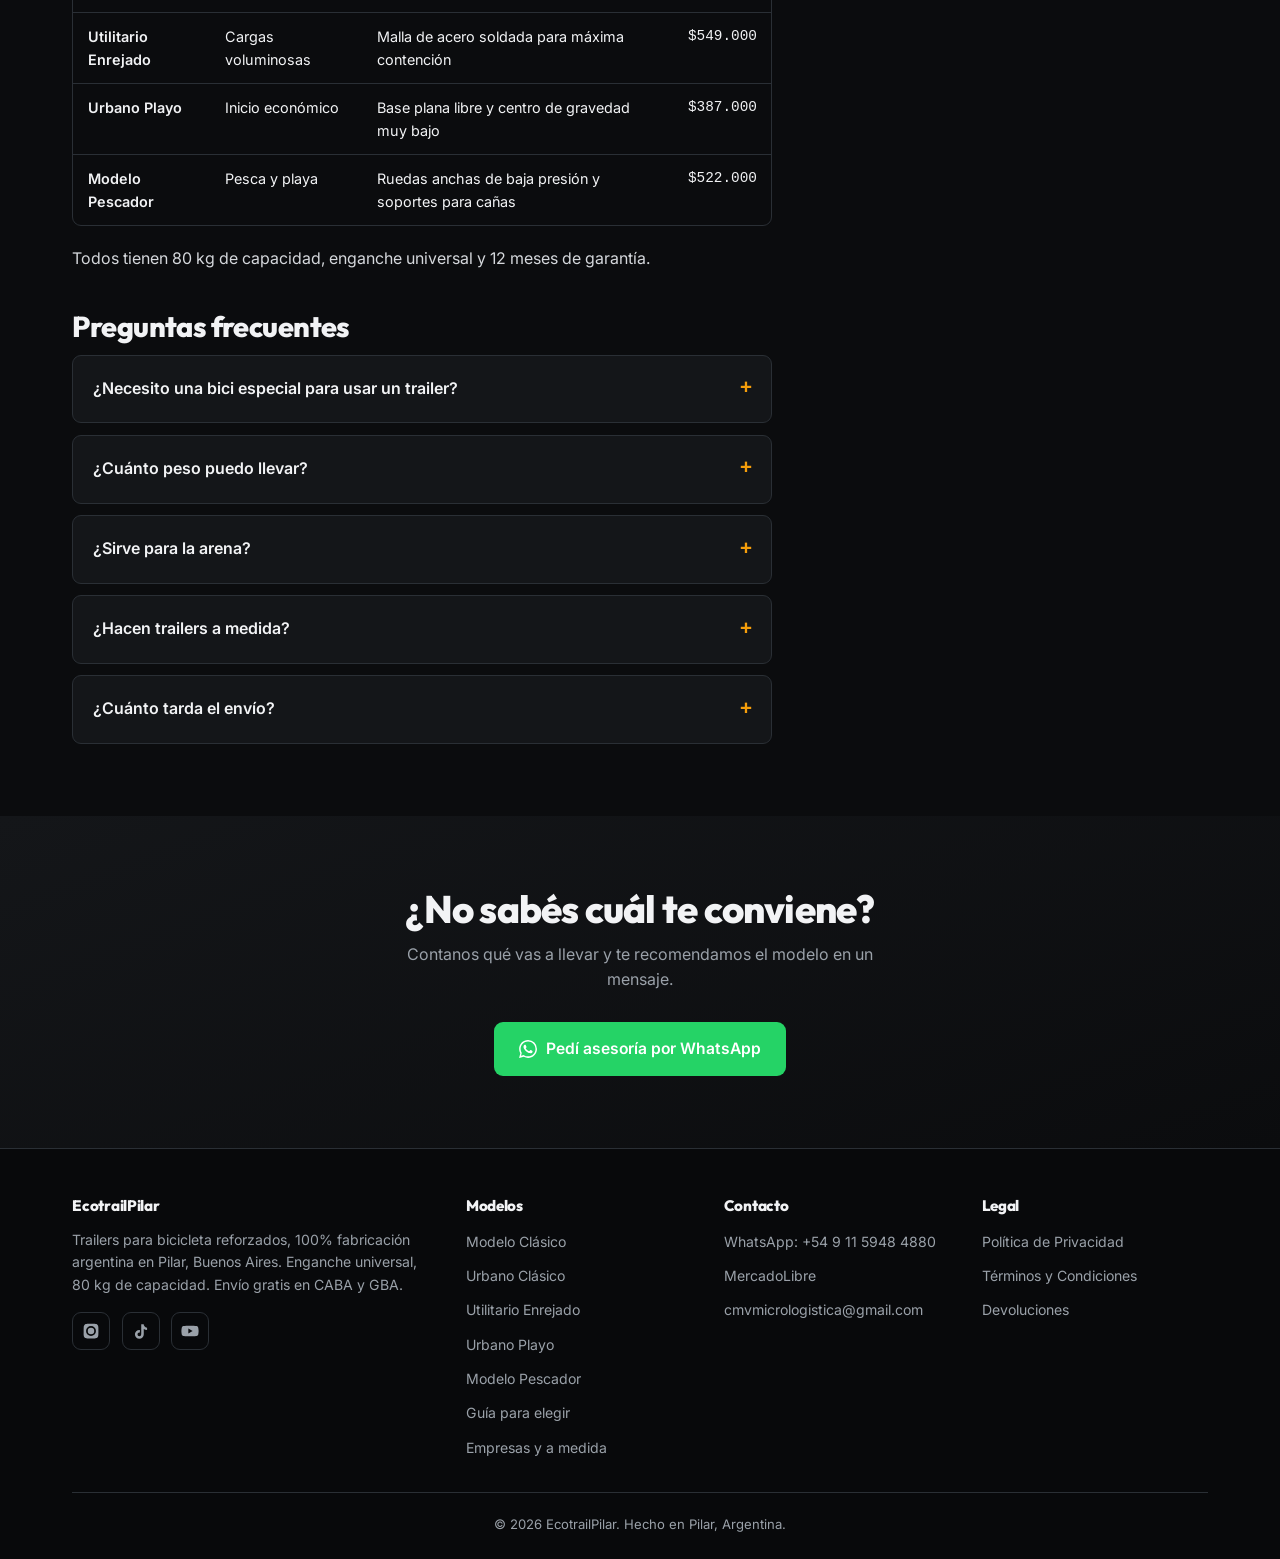
<file: guia-trailer-para-bicicleta.html>
<!DOCTYPE html>
<html lang="es">
<head>
    <!-- Google tag (gtag.js) -->
    <script async src="https://www.googletagmanager.com/gtag/js?id=G-WB73V3SQ96"></script>
    <script>
        window.dataLayer = window.dataLayer || [];
        function gtag(){dataLayer.push(arguments);}
        gtag('js', new Date());
        gtag('config', 'G-WB73V3SQ96');
    </script>
    <meta charset="UTF-8">
    <meta name="viewport" content="width=device-width, initial-scale=1.0, viewport-fit=cover">
    <title>Trailer para bicicleta: cómo elegir el correcto (guía 2026) | EcotrailPilar</title>
    <meta name="description" content="Guía para elegir un trailer para bicicleta en Argentina: tipos, capacidad, enganche, ruedas, acero o aluminio, medidas, seguridad y precios. Escrita por la fábrica EcotrailPilar.">
    <meta name="author" content="EcotrailPilar">
    <meta name="robots" content="index, follow, max-snippet:-1, max-image-preview:large, max-video-preview:-1">
    <link rel="canonical" href="https://ecotrailpilar.com/guia-trailer-para-bicicleta.html">
    <meta name="theme-color" content="#0b0c0e">
    <link rel="icon" href="/favicon.ico" type="image/x-icon">
    <meta property="og:type" content="website">
    <meta property="og:title" content="Trailer para bicicleta: cómo elegir el correcto (guía 2026) | EcotrailPilar">
    <meta property="og:description" content="Guía para elegir un trailer para bicicleta en Argentina: tipos, capacidad, enganche, ruedas, acero o aluminio, medidas, seguridad y precios. Escrita por la fábrica EcotrailPilar.">
    <meta property="og:image" content="https://ecotrailpilar.com/assets/images/tetp.webp">
    <meta property="og:url" content="https://ecotrailpilar.com/guia-trailer-para-bicicleta.html">
    <meta property="og:site_name" content="EcotrailPilar">
    <meta property="og:locale" content="es_AR">
    <meta name="twitter:card" content="summary_large_image">
    <link rel="preconnect" href="https://fonts.googleapis.com">
    <link rel="preconnect" href="https://fonts.gstatic.com" crossorigin>
    <link href="https://fonts.googleapis.com/css2?family=Outfit:wght@600;800&family=Inter:wght@400;600&display=swap" rel="stylesheet">
    <link rel="stylesheet" href="/styles.css">
    <script type="application/ld+json">{"@context": "https://schema.org", "@type": "Article", "@id": "https://ecotrailpilar.com/guia-trailer-para-bicicleta.html#article", "headline": "Trailer para bicicleta: cómo elegir el correcto", "description": "Guía para elegir un trailer para bicicleta en Argentina: tipos, capacidad, enganche, ruedas, acero o aluminio, medidas, seguridad y precios. Escrita por la fábrica EcotrailPilar.", "image": ["https://ecotrailpilar.com/assets/images/tetp.webp"], "datePublished": "2026-10-14", "dateModified": "2026-10-14", "inLanguage": "es-AR", "mainEntityOfPage": "https://ecotrailpilar.com/guia-trailer-para-bicicleta.html", "author": {"@type": "Organization", "@id": "https://ecotrailpilar.com/#business", "name": "EcotrailPilar"}, "publisher": {"@type": "Organization", "@id": "https://ecotrailpilar.com/#business", "name": "EcotrailPilar", "logo": {"@type": "ImageObject", "url": "https://ecotrailpilar.com/assets/images/logo.webp"}}, "about": "Trailer para bicicleta"}</script>
    <script type="application/ld+json">{"@context": "https://schema.org", "@type": "FAQPage", "mainEntity": [{"@type": "Question", "name": "¿Necesito una bici especial para usar un trailer?", "acceptedAnswer": {"@type": "Answer", "text": "No. Con un enganche universal funciona con la gran mayoría de las bicis. El de EcotrailPilar es compatible con el 99% del mercado, incluidas rodado 29, MTB, fixie y single speed."}}, {"@type": "Question", "name": "¿Cuánto peso puedo llevar?", "acceptedAnswer": {"@type": "Answer", "text": "Lo que declare el fabricante como carga útil, con margen. Todos los modelos EcotrailPilar soportan 80 kg."}}, {"@type": "Question", "name": "¿Sirve para la arena?", "acceptedAnswer": {"@type": "Answer", "text": "Solo si tiene ruedas anchas de baja presión. Para playa y pesca está el Modelo Pescador."}}, {"@type": "Question", "name": "¿Hacen trailers a medida?", "acceptedAnswer": {"@type": "Answer", "text": "Sí. Fabricamos a medida con especificaciones particulares y el presupuesto no tiene costo. Mirá la página para empresas y pedidos a medida."}}, {"@type": "Question", "name": "¿Cuánto tarda el envío?", "acceptedAnswer": {"@type": "Answer", "text": "Despachamos en hasta 20 días. En CABA y GBA el envío es gratis y tarda 3 a 5 días hábiles. Al interior, 3 a 7 días, con el costo coordinado por WhatsApp."}}]}</script>
    <script type="application/ld+json">{"@context": "https://schema.org", "@type": "BreadcrumbList", "itemListElement": [{"@type": "ListItem", "position": 1, "name": "Inicio", "item": "https://ecotrailpilar.com/"}, {"@type": "ListItem", "position": 2, "name": "Guía para elegir"}]}</script>
</head>
<body>
    <a href="#contenido" class="skip-link">Saltar al contenido</a>
    <header id="hdr">
        <div class="container header-row">
            <a href="/" class="logo" aria-label="EcotrailPilar — Inicio">
                <img src="/assets/images/logo.webp" alt="EcotrailPilar" height="34"
                     onerror="this.style.display='none';this.insertAdjacentHTML('afterend','<span class=&quot;logo-fallback&quot;>Ecotrail<b>Pilar</b></span>')">
            </a>
            <nav class="nav" id="nav" aria-label="Navegación principal">
                <a href="/#modelos">Modelos</a>
                <a href="/guia-trailer-para-bicicleta.html">Guía</a>
                <a href="/trailer-bicicleta-empresas.html">Empresas</a>
                <a href="/#faq">Preguntas</a>
            </nav>
            <a class="btn btn--wa header-cta" target="_blank" rel="noopener" href="https://wa.me/5491159484880?text=Hola%20EcotrailPilar%2C%20quiero%20consultar%20por%20un%20trailer.">
                <svg viewBox="0 0 24 24" fill="currentColor"><path d="M.057 24l1.687-6.163a11.867 11.867 0 01-1.587-5.946C.16 5.335 5.495 0 12.05 0a11.817 11.817 0 018.413 3.488 11.824 11.824 0 013.48 8.414c-.003 6.557-5.338 11.892-11.893 11.892a11.9 11.9 0 01-5.688-1.448L.057 24zm6.597-3.807c1.676.995 3.276 1.591 5.392 1.592 5.448 0 9.886-4.434 9.889-9.885.002-5.462-4.415-9.89-9.881-9.892-5.452 0-9.887 4.434-9.889 9.884a9.86 9.86 0 001.515 5.26l-.999 3.648 3.736-.979zm11.387-5.464c-.074-.124-.272-.198-.57-.347-.297-.149-1.758-.868-2.031-.967-.272-.099-.47-.149-.669.149-.198.297-.768.967-.941 1.165-.173.198-.347.223-.644.074-.297-.149-1.255-.462-2.39-1.475-.883-.788-1.48-1.761-1.653-2.059-.173-.297-.018-.458.13-.606.134-.133.297-.347.446-.521.151-.172.2-.296.3-.495.099-.198.05-.372-.025-.521-.075-.148-.669-1.611-.916-2.206-.242-.579-.487-.501-.669-.51l-.57-.01c-.198 0-.52.074-.792.372s-1.04 1.016-1.04 2.479 1.065 2.876 1.213 3.074c.149.198 2.095 3.2 5.076 4.487.709.306 1.263.489 1.694.626.712.226 1.36.194 1.872.118.571-.085 1.758-.719 2.006-1.413.248-.695.248-1.29.173-1.414z"/></svg>
                Consultar
            </a>
            <button class="burger" id="burger" aria-label="Abrir menú" aria-expanded="false">
                <svg viewBox="0 0 24 24" fill="none" stroke="currentColor" stroke-width="2"><line x1="3" y1="6" x2="21" y2="6"/><line x1="3" y1="12" x2="21" y2="12"/><line x1="3" y1="18" x2="21" y2="18"/></svg>
            </button>
        </div>
    </header>
    <main id="contenido">
        <nav class="crumbs container" aria-label="Ubicación"><a href="/">Inicio</a><span aria-hidden="true">/</span><span aria-current="page">Guía para elegir</span></nav>
        <article class="section article">
            <div class="container">
                <header class="article-head">
                    <span class="eyebrow">Guía de compra</span>
                    <h1>Trailer para bicicleta: cómo elegir el correcto</h1>
                    <p class="byline">Por EcotrailPilar, fábrica de trailers para bicicleta en Pilar, Buenos Aires · Actualizada en octubre de 2026</p>
                </header>
                <div class="prose">
                    <div class="answer">
                        <span class="eyebrow">Respuesta corta</span>
                        <p>Definí qué vas a llevar y cuánto pesa, elegí el tipo de trailer (con caja, base plana o enrejado), confirmá que el enganche entre en tu bici y que la capacidad te sobre. Para trabajo diario, priorizá chasis de acero reforzado y ruedas con rodamientos sellados.</p>
                    </div>

                    <nav class="toc" aria-label="Contenido de la guía">
                        <ol>
                            <li><a href="#que-vas-a-llevar">Empezá por lo que vas a llevar</a></li>
                            <li><a href="#tipos">Los tipos de trailer de carga</a></li>
                            <li><a href="#capacidad">Capacidad: cuánto peso de verdad</a></li>
                            <li><a href="#enganche">El enganche</a></li>
                            <li><a href="#ruedas">Ruedas y rodamientos</a></li>
                            <li><a href="#material">Acero o aluminio</a></li>
                            <li><a href="#medidas">Medidas</a></li>
                            <li><a href="#seguridad">Seguridad al andar con trailer</a></li>
                            <li><a href="#precio">Cuánto cuesta en Argentina</a></li>
                            <li><a href="#comparativa">Comparativa de modelos</a></li>
                        </ol>
                    </nav>

                    <h2 id="que-vas-a-llevar">1. Empezá por lo que vas a llevar</h2>
                    <p>Un trailer para bicicleta sirve para mover carga sin auto: repartos, compras, herramientas, equipo de pesca o una mudanza chica. Lo que define cuál te conviene es qué vas a llevar, cuánto pesa y cuántas veces por semana lo vas a usar.</p>
                    <p>Si lo que querés es llevar chicos o mascotas, buscá un trailer diseñado específicamente para eso, cerrado y con arneses. Los trailers de carga, como los nuestros, no están pensados para personas ni animales.</p>

                    <h2 id="tipos">2. Los tipos de trailer de carga</h2>
                    <ul>
                        <li><strong>Con caja.</strong> Paredes que contienen la carga. Sirve para casi todo: reparto, compras y herramientas. El <a href="/trailer-bicicleta-modelo-clasico.html">Modelo Clásico</a> tiene caja de chapa de 80 × 60 × 30 cm.</li>
                        <li><strong>Base plana o playo.</strong> Plataforma libre, sin paredes. Para cajas grandes y cargas irregulares, como en el <a href="/trailer-bicicleta-urbano-playo.html">Urbano Playo</a>.</li>
                        <li><strong>Enrejado.</strong> Malla alrededor de la carga para bultos voluminosos o sueltos, como en el <a href="/trailer-bicicleta-utilitario-enrejado.html">Utilitario Enrejado</a>.</li>
                        <li><strong>Para arena.</strong> Ruedas anchas de baja presión que se hunden menos, como en el <a href="/trailer-bicicleta-pescador.html">Modelo Pescador</a>.</li>
                    </ul>
                    <p><strong>¿Una rueda o dos?</strong> Los de una rueda son angostos y siguen bien a la bici en senderos, pero cargan menos y no se sostienen solos. Los de dos ruedas son más estables, cargan más y se quedan parados cuando frenás. Por eso son los más usados para trabajo. Todos los modelos EcotrailPilar son de dos ruedas.</p>

                    <h2 id="capacidad">3. Capacidad: cuánto peso de verdad</h2>
                    <p>Mirá la carga útil que declara el fabricante y elegí un trailer que te sobre. Si vas a llevar 50 kg seguido, uno de 80 kg trabaja holgado. Todos los modelos EcotrailPilar soportan 80 kg de carga útil.</p>
                    <ul>
                        <li>Poné lo más pesado abajo y centrado.</li>
                        <li>Atá la carga antes de salir.</li>
                        <li>No superes la capacidad declarada.</li>
                    </ul>

                    <h2 id="enganche">4. El enganche: que entre en tu bici</h2>
                    <p>Es la pieza más importante, porque une el trailer a la bici. Fijate que sea compatible con tu rodado y tu tipo de cuadro, que tenga articulación para que la bici pueda girar e inclinarse sin torcer el trailer, y que lo puedas poner y sacar rápido.</p>
                    <p>El enganche universal de EcotrailPilar es compatible con el 99% de las bicis, incluidas rodado 29, MTB, fixie y single speed, y se adapta a casi cualquier tubo trasero. Si tenés dudas con tu bici, <a href="https://wa.me/5491159484880?text=Hola%20EcotrailPilar%2C%20les%20mando%20una%20foto%20de%20mi%20bici%20para%20ver%20si%20el%20enganche%20es%20compatible." target="_blank" rel="noopener">mandanos una foto por WhatsApp</a>.</p>

                    <h2 id="ruedas">5. Ruedas y rodamientos</h2>
                    <p>Para carga urbana, las ruedas de rodado 20 con rodamientos sellados son una buena base: piden poco mantenimiento y no se llenan de tierra. Para arena o terreno blando, buscá ruedas anchas de baja presión.</p>

                    <h2 id="material">6. Acero o aluminio</h2>
                    <p>El aluminio pesa menos, pero cuesta más y es más difícil de reparar. El acero soldado es más pesado, banca mejor los golpes del uso diario y se puede reparar en cualquier herrería. Para trabajo elegimos acero: chasis de 20×20 mm con refuerzos perimetrales.</p>

                    <h2 id="medidas">7. Medidas: medí antes de comprar</h2>
                    <p>Pensá por dónde vas a pasar (puertas, pasillos, ascensor, bicisendas) y dónde lo vas a guardar. Como referencia, la caja del Modelo Clásico mide 80 × 60 × 30 cm.</p>

                    <h2 id="seguridad">8. Seguridad al andar con trailer</h2>
                    <ul>
                        <li>Con carga, la bici necesita más distancia para frenar. Anticipá las frenadas.</li>
                        <li>Abrí más las curvas: el trailer pasa por adentro de la línea de la bici.</li>
                        <li>En bajadas, despacio.</li>
                        <li>Usá luz trasera y reflectivos en el trailer, y si podés un banderín.</li>
                        <li>Antes de salir, revisá el enganche y que la carga esté atada.</li>
                    </ul>
                    <p>¿Y qué dice la ley? Lo explicamos en <a href="/es-legal-llevar-trailer-en-bicicleta.html">¿es legal andar en bici con trailer en Argentina?</a></p>

                    <h2 id="precio">9. ¿Cuánto cuesta un trailer para bicicleta en Argentina?</h2>
                    <p>Depende del tipo, del material y de la terminación. En EcotrailPilar los modelos van de $387.000 a $549.000, con precios de octubre de 2026, directo de fábrica y con envío gratis en CABA y GBA. Comprar directo te da 12 meses de garantía y servicio técnico real en Pilar.</p>

                    <h2 id="comparativa">10. Comparativa de modelos EcotrailPilar</h2>
                    <div class="table-wrap">
                        <table class="compare">
                            <thead><tr><th scope="col">Modelo</th><th scope="col">Para qué</th><th scope="col">Diferencial</th><th scope="col">Precio</th></tr></thead>
                            <tbody>
                                <tr><td><a href="/trailer-bicicleta-modelo-clasico.html">Modelo Clásico</a></td><td>Trabajo diario</td><td>Caja de chapa de 80×60×30 cm y chasis 20×20 mm</td><td class="num">$504.000</td></tr>
                                <tr><td><a href="/trailer-bicicleta-urbano-clasico.html">Urbano Clásico</a></td><td>Reparto urbano</td><td>Refuerzo perimetral y ruedas con rodamiento sellado</td><td class="num">$450.000</td></tr>
                                <tr><td><a href="/trailer-bicicleta-utilitario-enrejado.html">Utilitario Enrejado</a></td><td>Cargas voluminosas</td><td>Malla de acero soldada para máxima contención</td><td class="num">$549.000</td></tr>
                                <tr><td><a href="/trailer-bicicleta-urbano-playo.html">Urbano Playo</a></td><td>Inicio económico</td><td>Base plana libre y centro de gravedad muy bajo</td><td class="num">$387.000</td></tr>
                                <tr><td><a href="/trailer-bicicleta-pescador.html">Modelo Pescador</a></td><td>Pesca y playa</td><td>Ruedas anchas de baja presión y soportes para cañas</td><td class="num">$522.000</td></tr>
                            </tbody>
                        </table>
                    </div>
                    <p>Todos tienen 80 kg de capacidad, enganche universal y 12 meses de garantía.</p>

                    <h2 id="preguntas">Preguntas frecuentes</h2>
                </div>
                <div class="faq faq--left">
                    <details><summary>¿Necesito una bici especial para usar un trailer?</summary><div class="faq-body">No. Con un enganche universal funciona con la gran mayoría de las bicis. El de EcotrailPilar es compatible con el 99% del mercado, incluidas rodado 29, MTB, fixie y single speed.</div></details>
                    <details><summary>¿Cuánto peso puedo llevar?</summary><div class="faq-body">Lo que declare el fabricante como carga útil, con margen. Todos los modelos EcotrailPilar soportan 80 kg.</div></details>
                    <details><summary>¿Sirve para la arena?</summary><div class="faq-body">Solo si tiene ruedas anchas de baja presión. Para playa y pesca está el <a href="/trailer-bicicleta-pescador.html">Modelo Pescador</a>.</div></details>
                    <details><summary>¿Hacen trailers a medida?</summary><div class="faq-body">Sí. Fabricamos a medida con especificaciones particulares y el presupuesto no tiene costo. Mirá la <a href="/trailer-bicicleta-empresas.html">página para empresas y pedidos a medida</a>.</div></details>
                    <details><summary>¿Cuánto tarda el envío?</summary><div class="faq-body">Despachamos en hasta 20 días. En CABA y GBA el envío es gratis y tarda 3 a 5 días hábiles. Al interior, 3 a 7 días, con el costo coordinado por WhatsApp.</div></details>
                </div>
            </div>
        </article>

        <section class="section cta-final">
            <div class="container">
                <h2>¿No sabés cuál te conviene?</h2>
                <p>Contanos qué vas a llevar y te recomendamos el modelo en un mensaje.</p>
                <a class="btn btn--wa" target="_blank" rel="noopener" href="https://wa.me/5491159484880?text=Hola%20EcotrailPilar%2C%20le%C3%AD%20la%20gu%C3%ADa%20y%20quiero%20que%20me%20ayuden%20a%20elegir%20el%20trailer%20para%20mi%20uso.">
                    <svg viewBox="0 0 24 24" fill="currentColor"><path d="M.057 24l1.687-6.163a11.867 11.867 0 01-1.587-5.946C.16 5.335 5.495 0 12.05 0a11.817 11.817 0 018.413 3.488 11.824 11.824 0 013.48 8.414c-.003 6.557-5.338 11.892-11.893 11.892a11.9 11.9 0 01-5.688-1.448L.057 24zm6.597-3.807c1.676.995 3.276 1.591 5.392 1.592 5.448 0 9.886-4.434 9.889-9.885.002-5.462-4.415-9.89-9.881-9.892-5.452 0-9.887 4.434-9.889 9.884a9.86 9.86 0 001.515 5.26l-.999 3.648 3.736-.979zm11.387-5.464c-.074-.124-.272-.198-.57-.347-.297-.149-1.758-.868-2.031-.967-.272-.099-.47-.149-.669.149-.198.297-.768.967-.941 1.165-.173.198-.347.223-.644.074-.297-.149-1.255-.462-2.39-1.475-.883-.788-1.48-1.761-1.653-2.059-.173-.297-.018-.458.13-.606.134-.133.297-.347.446-.521.151-.172.2-.296.3-.495.099-.198.05-.372-.025-.521-.075-.148-.669-1.611-.916-2.206-.242-.579-.487-.501-.669-.51l-.57-.01c-.198 0-.52.074-.792.372s-1.04 1.016-1.04 2.479 1.065 2.876 1.213 3.074c.149.198 2.095 3.2 5.076 4.487.709.306 1.263.489 1.694.626.712.226 1.36.194 1.872.118.571-.085 1.758-.719 2.006-1.413.248-.695.248-1.29.173-1.414z"/></svg>
                    Pedí asesoría por WhatsApp
                </a>
            </div>
        </section>
    </main>

    <footer>
        <div class="container">
            <div class="footer-grid">
                <div class="footer-col">
                    <h4>EcotrailPilar</h4>
                    <p>Trailers para bicicleta reforzados, 100% fabricación argentina en Pilar, Buenos Aires. Enganche universal, 80 kg de capacidad. Envío gratis en CABA y GBA.</p>
                    <div class="social">
                            <a href="https://www.instagram.com/ecotrailpilar/" target="_blank" rel="noopener" aria-label="Instagram"><svg viewBox="0 0 24 24" fill="currentColor"><path d="M12 2.2c3.2 0 3.6 0 4.9.07 1.2.06 1.8.25 2.2.42.6.2 1 .5 1.4.9.4.4.7.8.9 1.4.17.5.36 1 .42 2.2.06 1.3.07 1.7.07 4.9s0 3.6-.07 4.9c-.06 1.2-.25 1.8-.42 2.2-.2.6-.5 1-.9 1.4-.4.4-.8.7-1.4.9-.5.17-1 .36-2.2.42-1.3.06-1.7.07-4.9.07s-3.6 0-4.9-.07c-1.2-.06-1.8-.25-2.2-.42-.6-.2-1-.5-1.4-.9-.4-.4-.7-.8-.9-1.4-.17-.5-.36-1-.42-2.2C2.2 15.6 2.2 15.2 2.2 12s0-3.6.07-4.9c.06-1.2.25-1.8.42-2.2.2-.6.5-1 .9-1.4.4-.4.8-.7 1.4-.9.5-.17 1-.36 2.2-.42C8.4 2.2 8.8 2.2 12 2.2zm0 3.2A6.6 6.6 0 1012 18.6 6.6 6.6 0 0012 5.4zm0 10.9a4.3 4.3 0 110-8.6 4.3 4.3 0 010 8.6zm6.8-11.2a1.5 1.5 0 11-3.1 0 1.5 1.5 0 013.1 0z"/></svg></a>
                            <a href="https://www.tiktok.com/@ecotrail.pilar" target="_blank" rel="noopener" aria-label="TikTok"><svg viewBox="0 0 24 24" fill="currentColor"><path d="M16.6 5.8a4.3 4.3 0 01-1-2.8h-3.3v13.4a2.5 2.5 0 11-2.5-2.5c.2 0 .5 0 .7.1v-3.4a6 6 0 00-.7-.04 5.9 5.9 0 105.9 5.9V9.4a7.6 7.6 0 004.4 1.4V7.5a4.3 4.3 0 01-3.5-1.7z"/></svg></a>
                            <a href="https://www.youtube.com/@ecotrailpilar" target="_blank" rel="noopener" aria-label="YouTube"><svg viewBox="0 0 24 24" fill="currentColor"><path d="M23 7.5a3 3 0 00-2.1-2.1C19 4.9 12 4.9 12 4.9s-7 0-8.9.5A3 3 0 001 7.5 31 31 0 00.5 12 31 31 0 001 16.5a3 3 0 002.1 2.1c1.9.5 8.9.5 8.9.5s7 0 8.9-.5a3 3 0 002.1-2.1A31 31 0 0023.5 12 31 31 0 0023 7.5zM9.8 15.3V8.7l5.7 3.3z"/></svg></a>
                        </div>
                </div>
                <div class="footer-col">
                    <h4>Modelos</h4>
                    <ul>
                        <li><a href="/trailer-bicicleta-modelo-clasico.html">Modelo Clásico</a></li>
                        <li><a href="/trailer-bicicleta-urbano-clasico.html">Urbano Clásico</a></li>
                        <li><a href="/trailer-bicicleta-utilitario-enrejado.html">Utilitario Enrejado</a></li>
                        <li><a href="/trailer-bicicleta-urbano-playo.html">Urbano Playo</a></li>
                        <li><a href="/trailer-bicicleta-pescador.html">Modelo Pescador</a></li>
                        <li><a href="/guia-trailer-para-bicicleta.html">Guía para elegir</a></li>
                        <li><a href="/trailer-bicicleta-empresas.html">Empresas y a medida</a></li>
                    </ul>
                </div>
                <div class="footer-col">
                    <h4>Contacto</h4>
                    <ul>
                        <li><a href="https://wa.me/5491159484880" target="_blank" rel="noopener">WhatsApp: +54 9 11 5948 4880</a></li>
                        <li><a href="https://www.mercadolibre.com.ar/pagina/cvarela27" target="_blank" rel="noopener">MercadoLibre</a></li>
                        <li><a href="mailto:cmvmicrologistica@gmail.com">cmvmicrologistica@gmail.com</a></li>
                    </ul>
                </div>
                <div class="footer-col">
                    <h4>Legal</h4>
                    <ul>
                        <li><a href="/privacidad.html">Política de Privacidad</a></li>
                        <li><a href="/terminos.html">Términos y Condiciones</a></li>
                        <li><a href="/devoluciones.html">Devoluciones</a></li>
                    </ul>
                </div>
            </div>
            <div class="footer-bottom">
                <p>&copy; <span id="year">2026</span> EcotrailPilar. Hecho en Pilar, Argentina.</p>
            </div>
        </div>
    </footer>

    <a class="fab-wa" target="_blank" rel="noopener" aria-label="Chatear por WhatsApp" href="https://wa.me/5491159484880?text=Hola%20EcotrailPilar%2C%20vi%20sus%20trailers%20y%20quiero%20consultar.">
        <svg viewBox="0 0 24 24" fill="currentColor"><path d="M.057 24l1.687-6.163a11.867 11.867 0 01-1.587-5.946C.16 5.335 5.495 0 12.05 0a11.817 11.817 0 018.413 3.488 11.824 11.824 0 013.48 8.414c-.003 6.557-5.338 11.892-11.893 11.892a11.9 11.9 0 01-5.688-1.448L.057 24zm6.597-3.807c1.676.995 3.276 1.591 5.392 1.592 5.448 0 9.886-4.434 9.889-9.885.002-5.462-4.415-9.89-9.881-9.892-5.452 0-9.887 4.434-9.889 9.884a9.86 9.86 0 001.515 5.26l-.999 3.648 3.736-.979zm11.387-5.464c-.074-.124-.272-.198-.57-.347-.297-.149-1.758-.868-2.031-.967-.272-.099-.47-.149-.669.149-.198.297-.768.967-.941 1.165-.173.198-.347.223-.644.074-.297-.149-1.255-.462-2.39-1.475-.883-.788-1.48-1.761-1.653-2.059-.173-.297-.018-.458.13-.606.134-.133.297-.347.446-.521.151-.172.2-.296.3-.495.099-.198.05-.372-.025-.521-.075-.148-.669-1.611-.916-2.206-.242-.579-.487-.501-.669-.51l-.57-.01c-.198 0-.52.074-.792.372s-1.04 1.016-1.04 2.479 1.065 2.876 1.213 3.074c.149.198 2.095 3.2 5.076 4.487.709.306 1.263.489 1.694.626.712.226 1.36.194 1.872.118.571-.085 1.758-.719 2.006-1.413.248-.695.248-1.29.173-1.414z"/></svg>
    </a>
    <button class="to-top" id="toTop" aria-label="Volver arriba">
        <svg viewBox="0 0 24 24" fill="none" stroke="currentColor" stroke-width="2"><polyline points="18 15 12 9 6 15"/></svg>
    </button>

    <div class="cookie" id="cookie">
        <p>Usamos cookies para analítica. Al navegar aceptás nuestra <a href="/privacidad.html">política de privacidad</a>.</p>
        <button class="btn btn--amber" id="cookieOk" style="padding:.5rem 1.5rem">Entendido</button>
    </div>

    <script src="/script.js" defer></script>
</body>
</html>
</file>
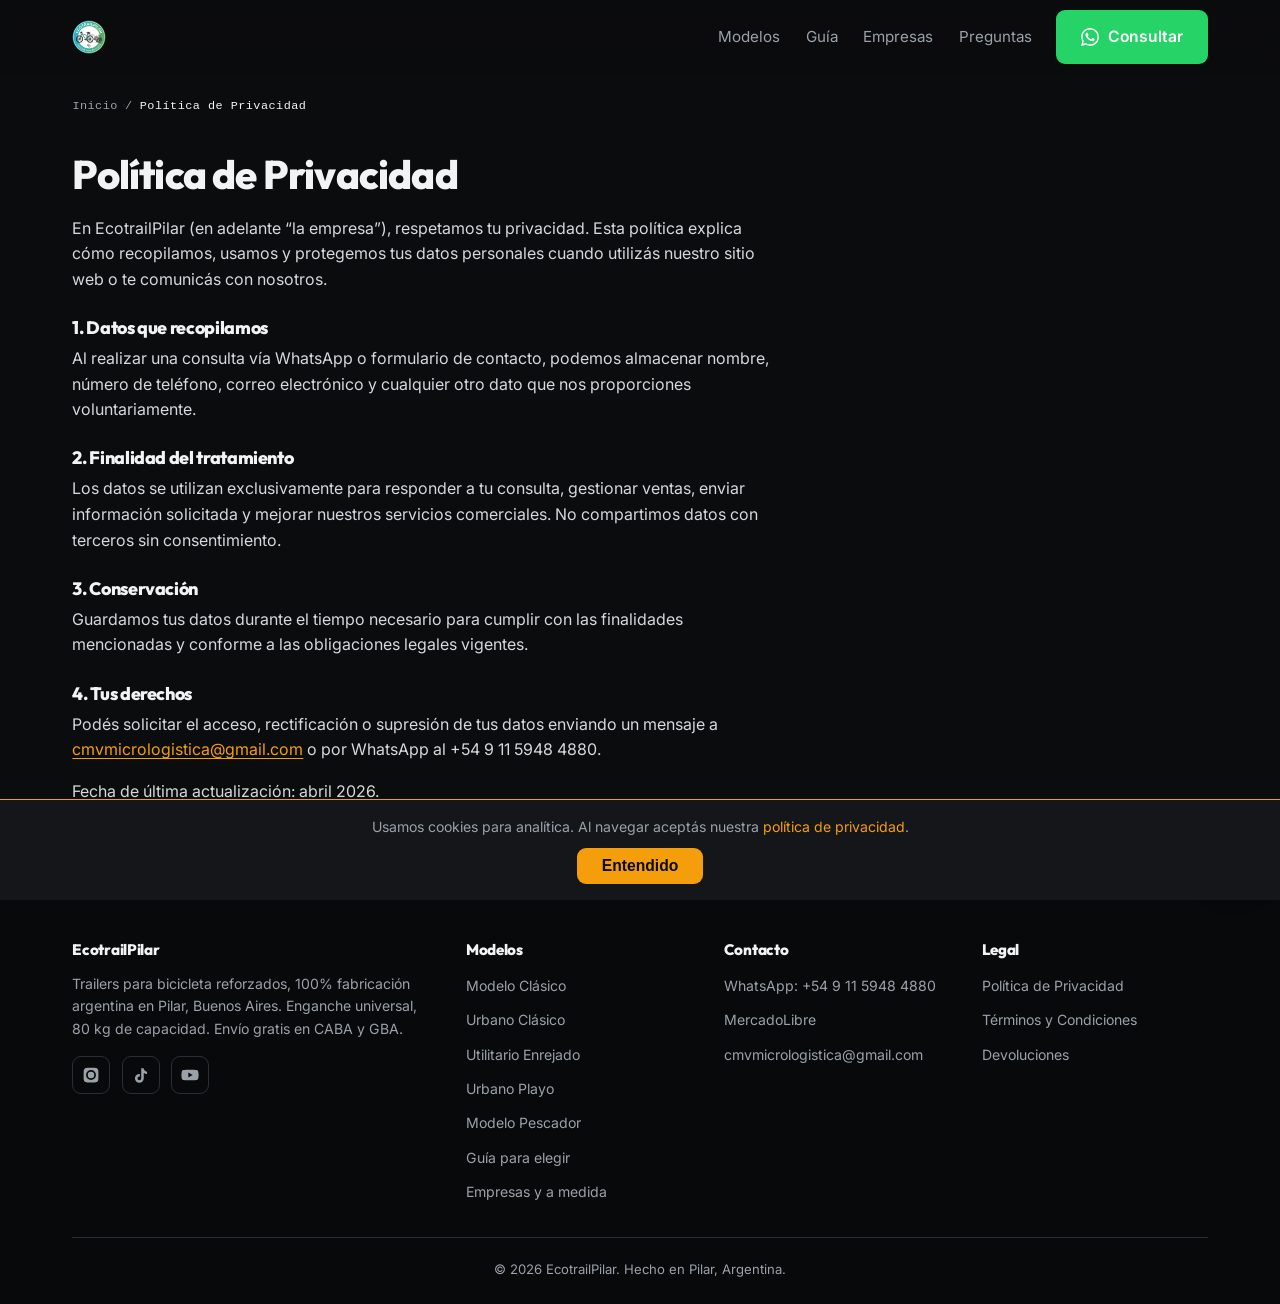
<file: privacidad.html>
<!DOCTYPE html>
<html lang="es">
<head>
    <!-- Google tag (gtag.js) -->
    <script async src="https://www.googletagmanager.com/gtag/js?id=G-WB73V3SQ96"></script>
    <script>
        window.dataLayer = window.dataLayer || [];
        function gtag(){dataLayer.push(arguments);}
        gtag('js', new Date());
        gtag('config', 'G-WB73V3SQ96');
    </script>
    <meta charset="UTF-8">
    <meta name="viewport" content="width=device-width, initial-scale=1.0, viewport-fit=cover">
    <title>Política de Privacidad | EcotrailPilar</title>
    <meta name="description" content="Política de privacidad de EcotrailPilar: qué datos usamos y para qué.">
    <meta name="author" content="EcotrailPilar">
    <meta name="robots" content="index, follow, max-snippet:-1, max-image-preview:large, max-video-preview:-1">
    <link rel="canonical" href="https://ecotrailpilar.com/privacidad.html">
    <meta name="theme-color" content="#0b0c0e">
    <link rel="icon" href="/favicon.ico" type="image/x-icon">
    <meta property="og:type" content="website">
    <meta property="og:title" content="Política de Privacidad | EcotrailPilar">
    <meta property="og:description" content="Política de privacidad de EcotrailPilar: qué datos usamos y para qué.">
    <meta property="og:image" content="https://ecotrailpilar.com/assets/images/tetp.webp">
    <meta property="og:url" content="https://ecotrailpilar.com/privacidad.html">
    <meta property="og:site_name" content="EcotrailPilar">
    <meta property="og:locale" content="es_AR">
    <meta name="twitter:card" content="summary_large_image">
    <link rel="preconnect" href="https://fonts.googleapis.com">
    <link rel="preconnect" href="https://fonts.gstatic.com" crossorigin>
    <link href="https://fonts.googleapis.com/css2?family=Outfit:wght@600;800&family=Inter:wght@400;600&display=swap" rel="stylesheet">
    <link rel="stylesheet" href="/styles.css">
    <script type="application/ld+json">{"@context": "https://schema.org", "@type": "BreadcrumbList", "itemListElement": [{"@type": "ListItem", "position": 1, "name": "Inicio", "item": "https://ecotrailpilar.com/"}, {"@type": "ListItem", "position": 2, "name": "Política de Privacidad"}]}</script>
</head>
<body>
    <a href="#contenido" class="skip-link">Saltar al contenido</a>
    <header id="hdr">
        <div class="container header-row">
            <a href="/" class="logo" aria-label="EcotrailPilar — Inicio">
                <img src="/assets/images/logo.webp" alt="EcotrailPilar" height="34"
                     onerror="this.style.display='none';this.insertAdjacentHTML('afterend','<span class=&quot;logo-fallback&quot;>Ecotrail<b>Pilar</b></span>')">
            </a>
            <nav class="nav" id="nav" aria-label="Navegación principal">
                <a href="/#modelos">Modelos</a>
                <a href="/guia-trailer-para-bicicleta.html">Guía</a>
                <a href="/trailer-bicicleta-empresas.html">Empresas</a>
                <a href="/#faq">Preguntas</a>
            </nav>
            <a class="btn btn--wa header-cta" target="_blank" rel="noopener" href="https://wa.me/5491159484880?text=Hola%20EcotrailPilar%2C%20quiero%20consultar%20por%20un%20trailer.">
                <svg viewBox="0 0 24 24" fill="currentColor"><path d="M.057 24l1.687-6.163a11.867 11.867 0 01-1.587-5.946C.16 5.335 5.495 0 12.05 0a11.817 11.817 0 018.413 3.488 11.824 11.824 0 013.48 8.414c-.003 6.557-5.338 11.892-11.893 11.892a11.9 11.9 0 01-5.688-1.448L.057 24zm6.597-3.807c1.676.995 3.276 1.591 5.392 1.592 5.448 0 9.886-4.434 9.889-9.885.002-5.462-4.415-9.89-9.881-9.892-5.452 0-9.887 4.434-9.889 9.884a9.86 9.86 0 001.515 5.26l-.999 3.648 3.736-.979zm11.387-5.464c-.074-.124-.272-.198-.57-.347-.297-.149-1.758-.868-2.031-.967-.272-.099-.47-.149-.669.149-.198.297-.768.967-.941 1.165-.173.198-.347.223-.644.074-.297-.149-1.255-.462-2.39-1.475-.883-.788-1.48-1.761-1.653-2.059-.173-.297-.018-.458.13-.606.134-.133.297-.347.446-.521.151-.172.2-.296.3-.495.099-.198.05-.372-.025-.521-.075-.148-.669-1.611-.916-2.206-.242-.579-.487-.501-.669-.51l-.57-.01c-.198 0-.52.074-.792.372s-1.04 1.016-1.04 2.479 1.065 2.876 1.213 3.074c.149.198 2.095 3.2 5.076 4.487.709.306 1.263.489 1.694.626.712.226 1.36.194 1.872.118.571-.085 1.758-.719 2.006-1.413.248-.695.248-1.29.173-1.414z"/></svg>
                Consultar
            </a>
            <button class="burger" id="burger" aria-label="Abrir menú" aria-expanded="false">
                <svg viewBox="0 0 24 24" fill="none" stroke="currentColor" stroke-width="2"><line x1="3" y1="6" x2="21" y2="6"/><line x1="3" y1="12" x2="21" y2="12"/><line x1="3" y1="18" x2="21" y2="18"/></svg>
            </button>
        </div>
    </header>
    <main id="contenido">
        <nav class="crumbs container" aria-label="Ubicación"><a href="/">Inicio</a><span aria-hidden="true">/</span><span aria-current="page">Política de Privacidad</span></nav>
        <section class="section article">
            <div class="container">
                <div class="prose legal">
                    <h1>Política de Privacidad</h1>
        <p>En EcotrailPilar (en adelante “la empresa”), respetamos tu privacidad. Esta política explica cómo recopilamos, usamos y protegemos tus datos personales cuando utilizás nuestro sitio web o te comunicás con nosotros.</p>
        <h3>1. Datos que recopilamos</h3>
        <p>Al realizar una consulta vía WhatsApp o formulario de contacto, podemos almacenar nombre, número de teléfono, correo electrónico y cualquier otro dato que nos proporciones voluntariamente.</p>
        <h3>2. Finalidad del tratamiento</h3>
        <p>Los datos se utilizan exclusivamente para responder a tu consulta, gestionar ventas, enviar información solicitada y mejorar nuestros servicios comerciales. No compartimos datos con terceros sin consentimiento.</p>
        <h3>3. Conservación</h3>
        <p>Guardamos tus datos durante el tiempo necesario para cumplir con las finalidades mencionadas y conforme a las obligaciones legales vigentes.</p>
        <h3>4. Tus derechos</h3>
        <p>Podés solicitar el acceso, rectificación o supresión de tus datos enviando un mensaje a <a href="mailto:cmvmicrologistica@gmail.com">cmvmicrologistica@gmail.com</a> o por WhatsApp al +54 9 11 5948 4880.</p>
        <p>Fecha de última actualización: abril 2026.</p>
                </div>
            </div>
        </section>
    </main>

    <footer>
        <div class="container">
            <div class="footer-grid">
                <div class="footer-col">
                    <h4>EcotrailPilar</h4>
                    <p>Trailers para bicicleta reforzados, 100% fabricación argentina en Pilar, Buenos Aires. Enganche universal, 80 kg de capacidad. Envío gratis en CABA y GBA.</p>
                    <div class="social">
                            <a href="https://www.instagram.com/ecotrailpilar/" target="_blank" rel="noopener" aria-label="Instagram"><svg viewBox="0 0 24 24" fill="currentColor"><path d="M12 2.2c3.2 0 3.6 0 4.9.07 1.2.06 1.8.25 2.2.42.6.2 1 .5 1.4.9.4.4.7.8.9 1.4.17.5.36 1 .42 2.2.06 1.3.07 1.7.07 4.9s0 3.6-.07 4.9c-.06 1.2-.25 1.8-.42 2.2-.2.6-.5 1-.9 1.4-.4.4-.8.7-1.4.9-.5.17-1 .36-2.2.42-1.3.06-1.7.07-4.9.07s-3.6 0-4.9-.07c-1.2-.06-1.8-.25-2.2-.42-.6-.2-1-.5-1.4-.9-.4-.4-.7-.8-.9-1.4-.17-.5-.36-1-.42-2.2C2.2 15.6 2.2 15.2 2.2 12s0-3.6.07-4.9c.06-1.2.25-1.8.42-2.2.2-.6.5-1 .9-1.4.4-.4.8-.7 1.4-.9.5-.17 1-.36 2.2-.42C8.4 2.2 8.8 2.2 12 2.2zm0 3.2A6.6 6.6 0 1012 18.6 6.6 6.6 0 0012 5.4zm0 10.9a4.3 4.3 0 110-8.6 4.3 4.3 0 010 8.6zm6.8-11.2a1.5 1.5 0 11-3.1 0 1.5 1.5 0 013.1 0z"/></svg></a>
                            <a href="https://www.tiktok.com/@ecotrail.pilar" target="_blank" rel="noopener" aria-label="TikTok"><svg viewBox="0 0 24 24" fill="currentColor"><path d="M16.6 5.8a4.3 4.3 0 01-1-2.8h-3.3v13.4a2.5 2.5 0 11-2.5-2.5c.2 0 .5 0 .7.1v-3.4a6 6 0 00-.7-.04 5.9 5.9 0 105.9 5.9V9.4a7.6 7.6 0 004.4 1.4V7.5a4.3 4.3 0 01-3.5-1.7z"/></svg></a>
                            <a href="https://www.youtube.com/@ecotrailpilar" target="_blank" rel="noopener" aria-label="YouTube"><svg viewBox="0 0 24 24" fill="currentColor"><path d="M23 7.5a3 3 0 00-2.1-2.1C19 4.9 12 4.9 12 4.9s-7 0-8.9.5A3 3 0 001 7.5 31 31 0 00.5 12 31 31 0 001 16.5a3 3 0 002.1 2.1c1.9.5 8.9.5 8.9.5s7 0 8.9-.5a3 3 0 002.1-2.1A31 31 0 0023.5 12 31 31 0 0023 7.5zM9.8 15.3V8.7l5.7 3.3z"/></svg></a>
                        </div>
                </div>
                <div class="footer-col">
                    <h4>Modelos</h4>
                    <ul>
                        <li><a href="/trailer-bicicleta-modelo-clasico.html">Modelo Clásico</a></li>
                        <li><a href="/trailer-bicicleta-urbano-clasico.html">Urbano Clásico</a></li>
                        <li><a href="/trailer-bicicleta-utilitario-enrejado.html">Utilitario Enrejado</a></li>
                        <li><a href="/trailer-bicicleta-urbano-playo.html">Urbano Playo</a></li>
                        <li><a href="/trailer-bicicleta-pescador.html">Modelo Pescador</a></li>
                        <li><a href="/guia-trailer-para-bicicleta.html">Guía para elegir</a></li>
                        <li><a href="/trailer-bicicleta-empresas.html">Empresas y a medida</a></li>
                    </ul>
                </div>
                <div class="footer-col">
                    <h4>Contacto</h4>
                    <ul>
                        <li><a href="https://wa.me/5491159484880" target="_blank" rel="noopener">WhatsApp: +54 9 11 5948 4880</a></li>
                        <li><a href="https://www.mercadolibre.com.ar/pagina/cvarela27" target="_blank" rel="noopener">MercadoLibre</a></li>
                        <li><a href="mailto:cmvmicrologistica@gmail.com">cmvmicrologistica@gmail.com</a></li>
                    </ul>
                </div>
                <div class="footer-col">
                    <h4>Legal</h4>
                    <ul>
                        <li><a href="/privacidad.html">Política de Privacidad</a></li>
                        <li><a href="/terminos.html">Términos y Condiciones</a></li>
                        <li><a href="/devoluciones.html">Devoluciones</a></li>
                    </ul>
                </div>
            </div>
            <div class="footer-bottom">
                <p>&copy; <span id="year">2026</span> EcotrailPilar. Hecho en Pilar, Argentina.</p>
            </div>
        </div>
    </footer>

    <a class="fab-wa" target="_blank" rel="noopener" aria-label="Chatear por WhatsApp" href="https://wa.me/5491159484880?text=Hola%20EcotrailPilar%2C%20vi%20sus%20trailers%20y%20quiero%20consultar.">
        <svg viewBox="0 0 24 24" fill="currentColor"><path d="M.057 24l1.687-6.163a11.867 11.867 0 01-1.587-5.946C.16 5.335 5.495 0 12.05 0a11.817 11.817 0 018.413 3.488 11.824 11.824 0 013.48 8.414c-.003 6.557-5.338 11.892-11.893 11.892a11.9 11.9 0 01-5.688-1.448L.057 24zm6.597-3.807c1.676.995 3.276 1.591 5.392 1.592 5.448 0 9.886-4.434 9.889-9.885.002-5.462-4.415-9.89-9.881-9.892-5.452 0-9.887 4.434-9.889 9.884a9.86 9.86 0 001.515 5.26l-.999 3.648 3.736-.979zm11.387-5.464c-.074-.124-.272-.198-.57-.347-.297-.149-1.758-.868-2.031-.967-.272-.099-.47-.149-.669.149-.198.297-.768.967-.941 1.165-.173.198-.347.223-.644.074-.297-.149-1.255-.462-2.39-1.475-.883-.788-1.48-1.761-1.653-2.059-.173-.297-.018-.458.13-.606.134-.133.297-.347.446-.521.151-.172.2-.296.3-.495.099-.198.05-.372-.025-.521-.075-.148-.669-1.611-.916-2.206-.242-.579-.487-.501-.669-.51l-.57-.01c-.198 0-.52.074-.792.372s-1.04 1.016-1.04 2.479 1.065 2.876 1.213 3.074c.149.198 2.095 3.2 5.076 4.487.709.306 1.263.489 1.694.626.712.226 1.36.194 1.872.118.571-.085 1.758-.719 2.006-1.413.248-.695.248-1.29.173-1.414z"/></svg>
    </a>
    <button class="to-top" id="toTop" aria-label="Volver arriba">
        <svg viewBox="0 0 24 24" fill="none" stroke="currentColor" stroke-width="2"><polyline points="18 15 12 9 6 15"/></svg>
    </button>

    <div class="cookie" id="cookie">
        <p>Usamos cookies para analítica. Al navegar aceptás nuestra <a href="/privacidad.html">política de privacidad</a>.</p>
        <button class="btn btn--amber" id="cookieOk" style="padding:.5rem 1.5rem">Entendido</button>
    </div>

    <script src="/script.js" defer></script>
</body>
</html>
</file>
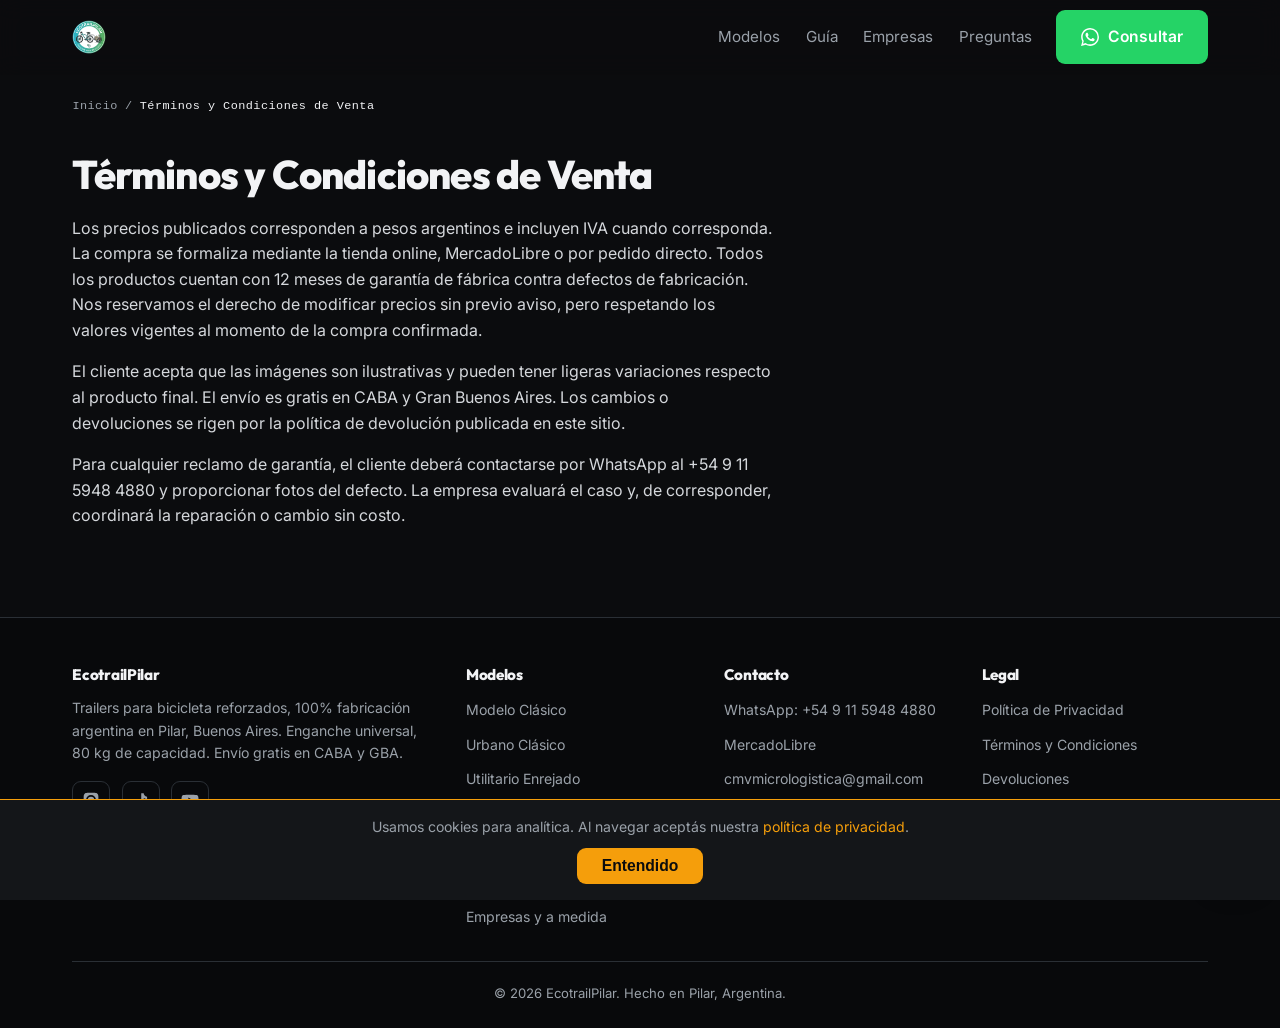
<file: terminos.html>
<!DOCTYPE html>
<html lang="es">
<head>
    <!-- Google tag (gtag.js) -->
    <script async src="https://www.googletagmanager.com/gtag/js?id=G-WB73V3SQ96"></script>
    <script>
        window.dataLayer = window.dataLayer || [];
        function gtag(){dataLayer.push(arguments);}
        gtag('js', new Date());
        gtag('config', 'G-WB73V3SQ96');
    </script>
    <meta charset="UTF-8">
    <meta name="viewport" content="width=device-width, initial-scale=1.0, viewport-fit=cover">
    <title>Términos y Condiciones | EcotrailPilar</title>
    <meta name="description" content="Términos y condiciones de venta de EcotrailPilar: precios, garantía de 12 meses, envíos y reclamos.">
    <meta name="author" content="EcotrailPilar">
    <meta name="robots" content="index, follow, max-snippet:-1, max-image-preview:large, max-video-preview:-1">
    <link rel="canonical" href="https://ecotrailpilar.com/terminos.html">
    <meta name="theme-color" content="#0b0c0e">
    <link rel="icon" href="/favicon.ico" type="image/x-icon">
    <meta property="og:type" content="website">
    <meta property="og:title" content="Términos y Condiciones | EcotrailPilar">
    <meta property="og:description" content="Términos y condiciones de venta de EcotrailPilar: precios, garantía de 12 meses, envíos y reclamos.">
    <meta property="og:image" content="https://ecotrailpilar.com/assets/images/tetp.webp">
    <meta property="og:url" content="https://ecotrailpilar.com/terminos.html">
    <meta property="og:site_name" content="EcotrailPilar">
    <meta property="og:locale" content="es_AR">
    <meta name="twitter:card" content="summary_large_image">
    <link rel="preconnect" href="https://fonts.googleapis.com">
    <link rel="preconnect" href="https://fonts.gstatic.com" crossorigin>
    <link href="https://fonts.googleapis.com/css2?family=Outfit:wght@600;800&family=Inter:wght@400;600&display=swap" rel="stylesheet">
    <link rel="stylesheet" href="/styles.css">
    <script type="application/ld+json">{"@context": "https://schema.org", "@type": "BreadcrumbList", "itemListElement": [{"@type": "ListItem", "position": 1, "name": "Inicio", "item": "https://ecotrailpilar.com/"}, {"@type": "ListItem", "position": 2, "name": "Términos y Condiciones de Venta"}]}</script>
</head>
<body>
    <a href="#contenido" class="skip-link">Saltar al contenido</a>
    <header id="hdr">
        <div class="container header-row">
            <a href="/" class="logo" aria-label="EcotrailPilar — Inicio">
                <img src="/assets/images/logo.webp" alt="EcotrailPilar" height="34"
                     onerror="this.style.display='none';this.insertAdjacentHTML('afterend','<span class=&quot;logo-fallback&quot;>Ecotrail<b>Pilar</b></span>')">
            </a>
            <nav class="nav" id="nav" aria-label="Navegación principal">
                <a href="/#modelos">Modelos</a>
                <a href="/guia-trailer-para-bicicleta.html">Guía</a>
                <a href="/trailer-bicicleta-empresas.html">Empresas</a>
                <a href="/#faq">Preguntas</a>
            </nav>
            <a class="btn btn--wa header-cta" target="_blank" rel="noopener" href="https://wa.me/5491159484880?text=Hola%20EcotrailPilar%2C%20quiero%20consultar%20por%20un%20trailer.">
                <svg viewBox="0 0 24 24" fill="currentColor"><path d="M.057 24l1.687-6.163a11.867 11.867 0 01-1.587-5.946C.16 5.335 5.495 0 12.05 0a11.817 11.817 0 018.413 3.488 11.824 11.824 0 013.48 8.414c-.003 6.557-5.338 11.892-11.893 11.892a11.9 11.9 0 01-5.688-1.448L.057 24zm6.597-3.807c1.676.995 3.276 1.591 5.392 1.592 5.448 0 9.886-4.434 9.889-9.885.002-5.462-4.415-9.89-9.881-9.892-5.452 0-9.887 4.434-9.889 9.884a9.86 9.86 0 001.515 5.26l-.999 3.648 3.736-.979zm11.387-5.464c-.074-.124-.272-.198-.57-.347-.297-.149-1.758-.868-2.031-.967-.272-.099-.47-.149-.669.149-.198.297-.768.967-.941 1.165-.173.198-.347.223-.644.074-.297-.149-1.255-.462-2.39-1.475-.883-.788-1.48-1.761-1.653-2.059-.173-.297-.018-.458.13-.606.134-.133.297-.347.446-.521.151-.172.2-.296.3-.495.099-.198.05-.372-.025-.521-.075-.148-.669-1.611-.916-2.206-.242-.579-.487-.501-.669-.51l-.57-.01c-.198 0-.52.074-.792.372s-1.04 1.016-1.04 2.479 1.065 2.876 1.213 3.074c.149.198 2.095 3.2 5.076 4.487.709.306 1.263.489 1.694.626.712.226 1.36.194 1.872.118.571-.085 1.758-.719 2.006-1.413.248-.695.248-1.29.173-1.414z"/></svg>
                Consultar
            </a>
            <button class="burger" id="burger" aria-label="Abrir menú" aria-expanded="false">
                <svg viewBox="0 0 24 24" fill="none" stroke="currentColor" stroke-width="2"><line x1="3" y1="6" x2="21" y2="6"/><line x1="3" y1="12" x2="21" y2="12"/><line x1="3" y1="18" x2="21" y2="18"/></svg>
            </button>
        </div>
    </header>
    <main id="contenido">
        <nav class="crumbs container" aria-label="Ubicación"><a href="/">Inicio</a><span aria-hidden="true">/</span><span aria-current="page">Términos y Condiciones de Venta</span></nav>
        <section class="section article">
            <div class="container">
                <div class="prose legal">
                    <h1>Términos y Condiciones de Venta</h1>
        <p>Los precios publicados corresponden a pesos argentinos e incluyen IVA cuando corresponda. La compra se formaliza mediante la tienda online, MercadoLibre o por pedido directo. Todos los productos cuentan con 12 meses de garantía de fábrica contra defectos de fabricación. Nos reservamos el derecho de modificar precios sin previo aviso, pero respetando los valores vigentes al momento de la compra confirmada.</p>
        <p>El cliente acepta que las imágenes son ilustrativas y pueden tener ligeras variaciones respecto al producto final. El envío es gratis en CABA y Gran Buenos Aires. Los cambios o devoluciones se rigen por la política de devolución publicada en este sitio.</p>
        <p>Para cualquier reclamo de garantía, el cliente deberá contactarse por WhatsApp al +54 9 11 5948 4880 y proporcionar fotos del defecto. La empresa evaluará el caso y, de corresponder, coordinará la reparación o cambio sin costo.</p>
                </div>
            </div>
        </section>
    </main>

    <footer>
        <div class="container">
            <div class="footer-grid">
                <div class="footer-col">
                    <h4>EcotrailPilar</h4>
                    <p>Trailers para bicicleta reforzados, 100% fabricación argentina en Pilar, Buenos Aires. Enganche universal, 80 kg de capacidad. Envío gratis en CABA y GBA.</p>
                    <div class="social">
                            <a href="https://www.instagram.com/ecotrailpilar/" target="_blank" rel="noopener" aria-label="Instagram"><svg viewBox="0 0 24 24" fill="currentColor"><path d="M12 2.2c3.2 0 3.6 0 4.9.07 1.2.06 1.8.25 2.2.42.6.2 1 .5 1.4.9.4.4.7.8.9 1.4.17.5.36 1 .42 2.2.06 1.3.07 1.7.07 4.9s0 3.6-.07 4.9c-.06 1.2-.25 1.8-.42 2.2-.2.6-.5 1-.9 1.4-.4.4-.8.7-1.4.9-.5.17-1 .36-2.2.42-1.3.06-1.7.07-4.9.07s-3.6 0-4.9-.07c-1.2-.06-1.8-.25-2.2-.42-.6-.2-1-.5-1.4-.9-.4-.4-.7-.8-.9-1.4-.17-.5-.36-1-.42-2.2C2.2 15.6 2.2 15.2 2.2 12s0-3.6.07-4.9c.06-1.2.25-1.8.42-2.2.2-.6.5-1 .9-1.4.4-.4.8-.7 1.4-.9.5-.17 1-.36 2.2-.42C8.4 2.2 8.8 2.2 12 2.2zm0 3.2A6.6 6.6 0 1012 18.6 6.6 6.6 0 0012 5.4zm0 10.9a4.3 4.3 0 110-8.6 4.3 4.3 0 010 8.6zm6.8-11.2a1.5 1.5 0 11-3.1 0 1.5 1.5 0 013.1 0z"/></svg></a>
                            <a href="https://www.tiktok.com/@ecotrail.pilar" target="_blank" rel="noopener" aria-label="TikTok"><svg viewBox="0 0 24 24" fill="currentColor"><path d="M16.6 5.8a4.3 4.3 0 01-1-2.8h-3.3v13.4a2.5 2.5 0 11-2.5-2.5c.2 0 .5 0 .7.1v-3.4a6 6 0 00-.7-.04 5.9 5.9 0 105.9 5.9V9.4a7.6 7.6 0 004.4 1.4V7.5a4.3 4.3 0 01-3.5-1.7z"/></svg></a>
                            <a href="https://www.youtube.com/@ecotrailpilar" target="_blank" rel="noopener" aria-label="YouTube"><svg viewBox="0 0 24 24" fill="currentColor"><path d="M23 7.5a3 3 0 00-2.1-2.1C19 4.9 12 4.9 12 4.9s-7 0-8.9.5A3 3 0 001 7.5 31 31 0 00.5 12 31 31 0 001 16.5a3 3 0 002.1 2.1c1.9.5 8.9.5 8.9.5s7 0 8.9-.5a3 3 0 002.1-2.1A31 31 0 0023.5 12 31 31 0 0023 7.5zM9.8 15.3V8.7l5.7 3.3z"/></svg></a>
                        </div>
                </div>
                <div class="footer-col">
                    <h4>Modelos</h4>
                    <ul>
                        <li><a href="/trailer-bicicleta-modelo-clasico.html">Modelo Clásico</a></li>
                        <li><a href="/trailer-bicicleta-urbano-clasico.html">Urbano Clásico</a></li>
                        <li><a href="/trailer-bicicleta-utilitario-enrejado.html">Utilitario Enrejado</a></li>
                        <li><a href="/trailer-bicicleta-urbano-playo.html">Urbano Playo</a></li>
                        <li><a href="/trailer-bicicleta-pescador.html">Modelo Pescador</a></li>
                        <li><a href="/guia-trailer-para-bicicleta.html">Guía para elegir</a></li>
                        <li><a href="/trailer-bicicleta-empresas.html">Empresas y a medida</a></li>
                    </ul>
                </div>
                <div class="footer-col">
                    <h4>Contacto</h4>
                    <ul>
                        <li><a href="https://wa.me/5491159484880" target="_blank" rel="noopener">WhatsApp: +54 9 11 5948 4880</a></li>
                        <li><a href="https://www.mercadolibre.com.ar/pagina/cvarela27" target="_blank" rel="noopener">MercadoLibre</a></li>
                        <li><a href="mailto:cmvmicrologistica@gmail.com">cmvmicrologistica@gmail.com</a></li>
                    </ul>
                </div>
                <div class="footer-col">
                    <h4>Legal</h4>
                    <ul>
                        <li><a href="/privacidad.html">Política de Privacidad</a></li>
                        <li><a href="/terminos.html">Términos y Condiciones</a></li>
                        <li><a href="/devoluciones.html">Devoluciones</a></li>
                    </ul>
                </div>
            </div>
            <div class="footer-bottom">
                <p>&copy; <span id="year">2026</span> EcotrailPilar. Hecho en Pilar, Argentina.</p>
            </div>
        </div>
    </footer>

    <a class="fab-wa" target="_blank" rel="noopener" aria-label="Chatear por WhatsApp" href="https://wa.me/5491159484880?text=Hola%20EcotrailPilar%2C%20vi%20sus%20trailers%20y%20quiero%20consultar.">
        <svg viewBox="0 0 24 24" fill="currentColor"><path d="M.057 24l1.687-6.163a11.867 11.867 0 01-1.587-5.946C.16 5.335 5.495 0 12.05 0a11.817 11.817 0 018.413 3.488 11.824 11.824 0 013.48 8.414c-.003 6.557-5.338 11.892-11.893 11.892a11.9 11.9 0 01-5.688-1.448L.057 24zm6.597-3.807c1.676.995 3.276 1.591 5.392 1.592 5.448 0 9.886-4.434 9.889-9.885.002-5.462-4.415-9.89-9.881-9.892-5.452 0-9.887 4.434-9.889 9.884a9.86 9.86 0 001.515 5.26l-.999 3.648 3.736-.979zm11.387-5.464c-.074-.124-.272-.198-.57-.347-.297-.149-1.758-.868-2.031-.967-.272-.099-.47-.149-.669.149-.198.297-.768.967-.941 1.165-.173.198-.347.223-.644.074-.297-.149-1.255-.462-2.39-1.475-.883-.788-1.48-1.761-1.653-2.059-.173-.297-.018-.458.13-.606.134-.133.297-.347.446-.521.151-.172.2-.296.3-.495.099-.198.05-.372-.025-.521-.075-.148-.669-1.611-.916-2.206-.242-.579-.487-.501-.669-.51l-.57-.01c-.198 0-.52.074-.792.372s-1.04 1.016-1.04 2.479 1.065 2.876 1.213 3.074c.149.198 2.095 3.2 5.076 4.487.709.306 1.263.489 1.694.626.712.226 1.36.194 1.872.118.571-.085 1.758-.719 2.006-1.413.248-.695.248-1.29.173-1.414z"/></svg>
    </a>
    <button class="to-top" id="toTop" aria-label="Volver arriba">
        <svg viewBox="0 0 24 24" fill="none" stroke="currentColor" stroke-width="2"><polyline points="18 15 12 9 6 15"/></svg>
    </button>

    <div class="cookie" id="cookie">
        <p>Usamos cookies para analítica. Al navegar aceptás nuestra <a href="/privacidad.html">política de privacidad</a>.</p>
        <button class="btn btn--amber" id="cookieOk" style="padding:.5rem 1.5rem">Entendido</button>
    </div>

    <script src="/script.js" defer></script>
</body>
</html>
</file>
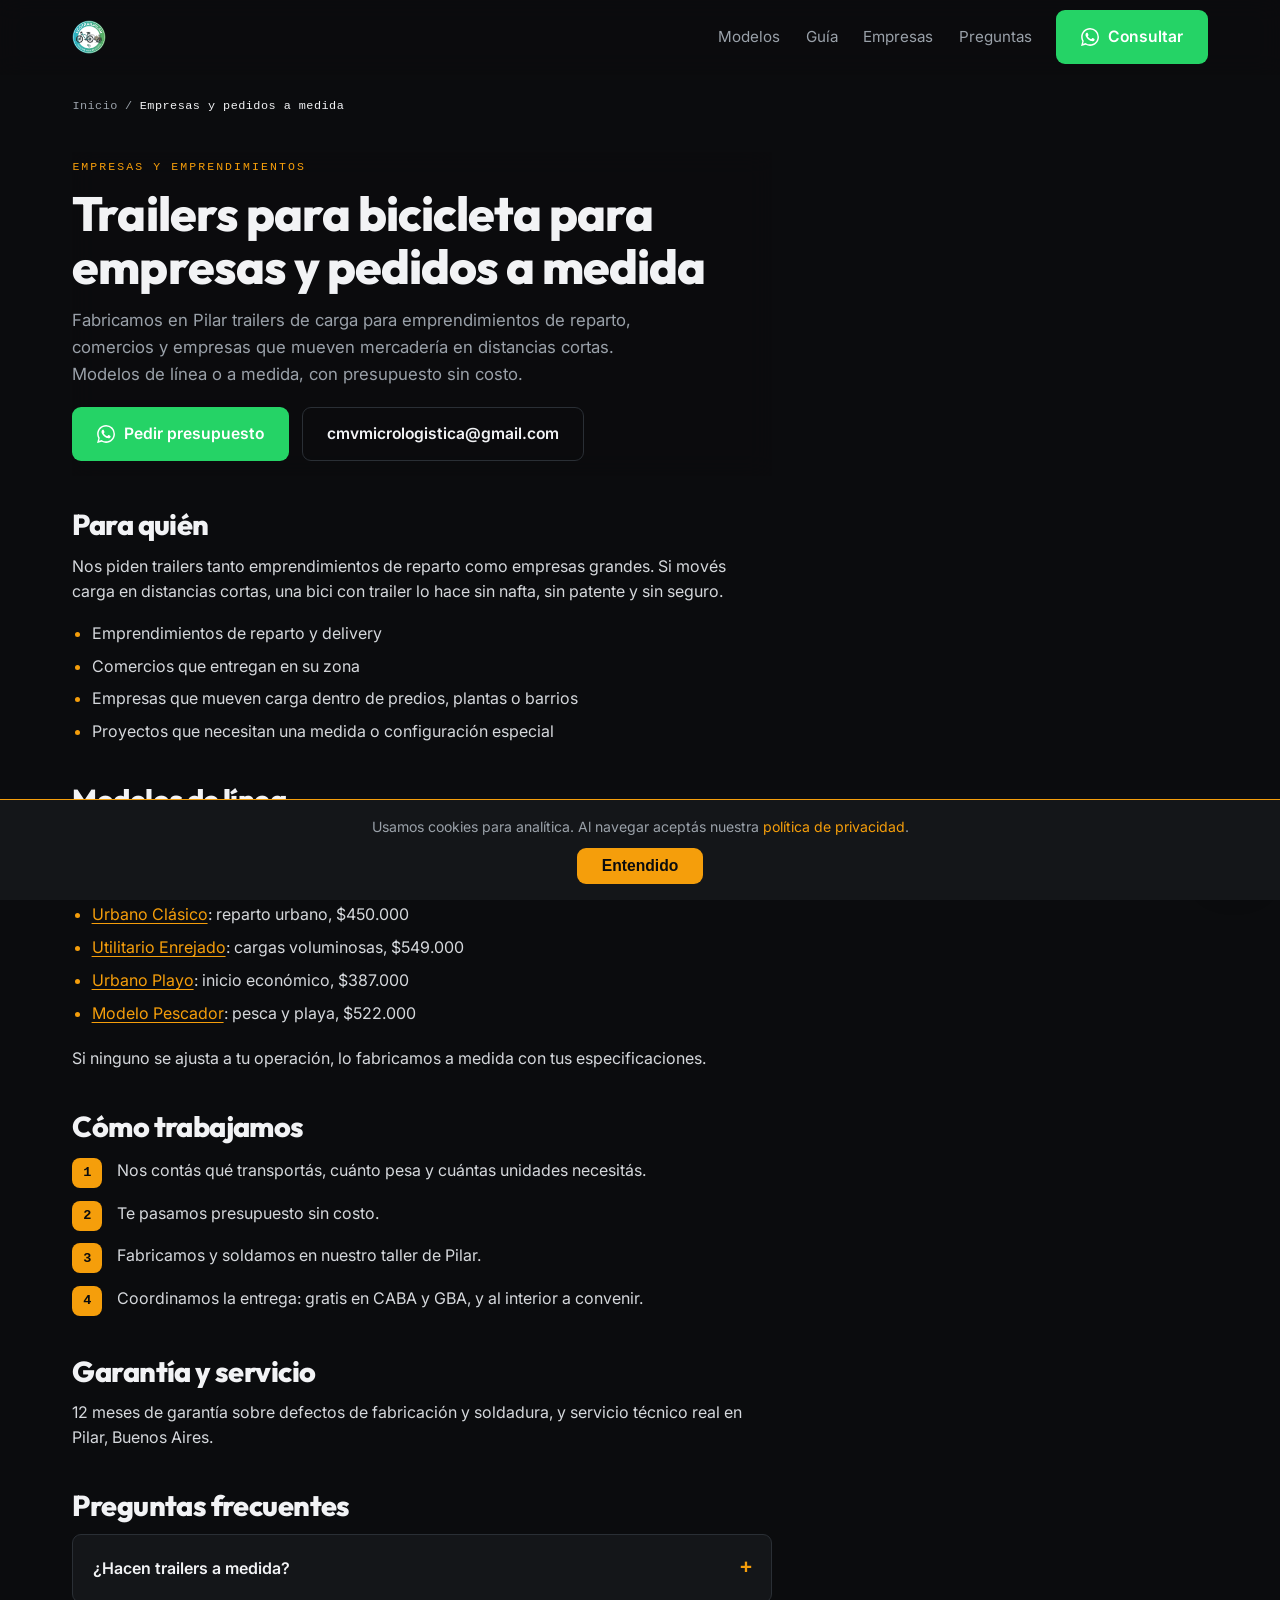
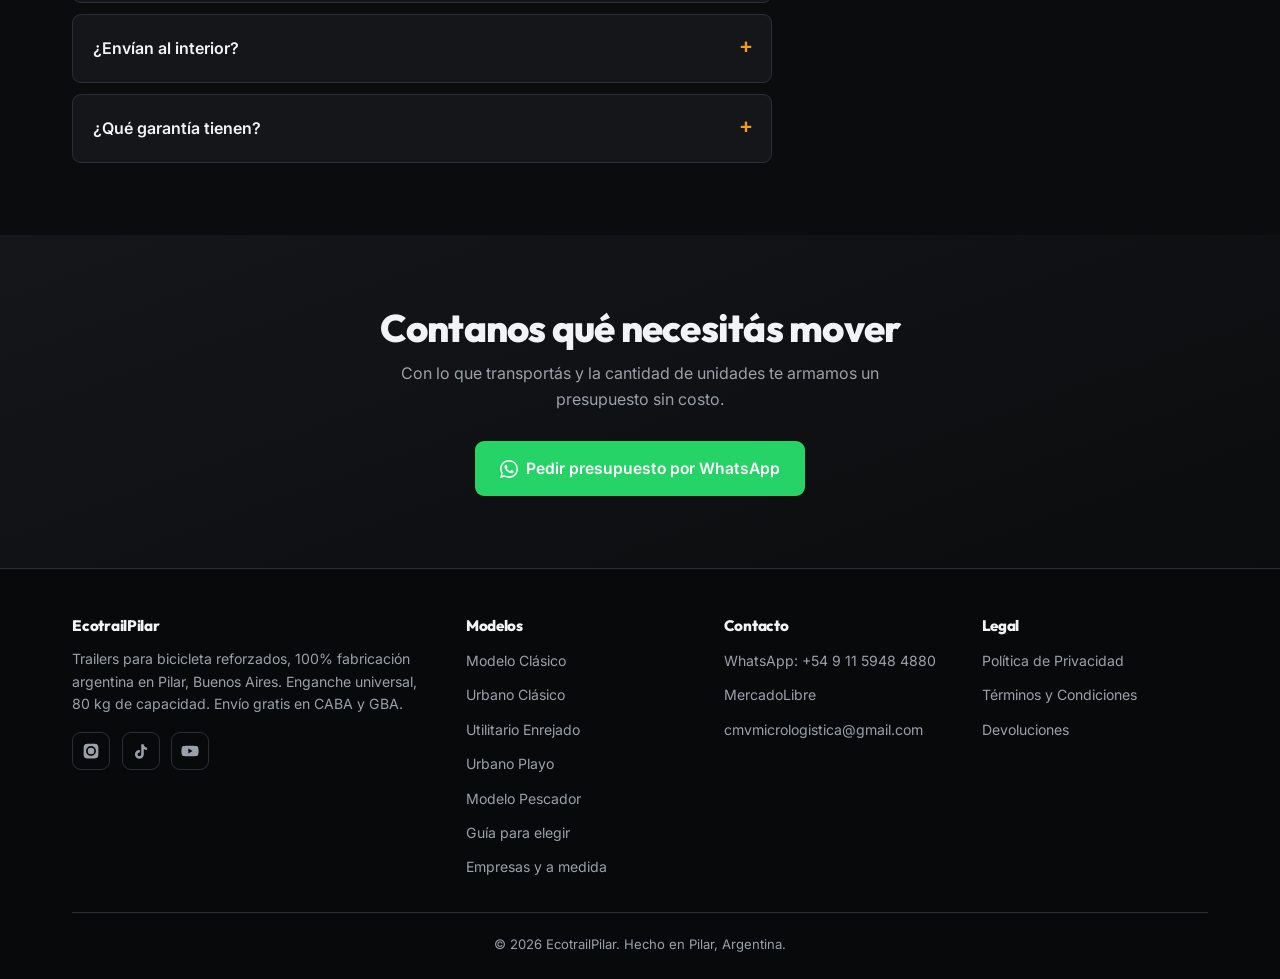
<file: trailer-bicicleta-empresas.html>
<!DOCTYPE html>
<html lang="es">
<head>
    <!-- Google tag (gtag.js) -->
    <script async src="https://www.googletagmanager.com/gtag/js?id=G-WB73V3SQ96"></script>
    <script>
        window.dataLayer = window.dataLayer || [];
        function gtag(){dataLayer.push(arguments);}
        gtag('js', new Date());
        gtag('config', 'G-WB73V3SQ96');
    </script>
    <meta charset="UTF-8">
    <meta name="viewport" content="width=device-width, initial-scale=1.0, viewport-fit=cover">
    <title>Trailers para Bicicleta para Empresas y Reparto, a Medida | EcotrailPilar</title>
    <meta name="description" content="Trailers para bicicleta para empresas, comercios y emprendimientos de reparto. Modelos de línea y fabricación a medida en Pilar. Presupuesto sin costo por WhatsApp.">
    <meta name="author" content="EcotrailPilar">
    <meta name="robots" content="index, follow, max-snippet:-1, max-image-preview:large, max-video-preview:-1">
    <link rel="canonical" href="https://ecotrailpilar.com/trailer-bicicleta-empresas.html">
    <meta name="theme-color" content="#0b0c0e">
    <link rel="icon" href="/favicon.ico" type="image/x-icon">
    <meta property="og:type" content="website">
    <meta property="og:title" content="Trailers para Bicicleta para Empresas y Reparto, a Medida | EcotrailPilar">
    <meta property="og:description" content="Trailers para bicicleta para empresas, comercios y emprendimientos de reparto. Modelos de línea y fabricación a medida en Pilar. Presupuesto sin costo por WhatsApp.">
    <meta property="og:image" content="https://ecotrailpilar.com/assets/images/utilitario.webp">
    <meta property="og:url" content="https://ecotrailpilar.com/trailer-bicicleta-empresas.html">
    <meta property="og:site_name" content="EcotrailPilar">
    <meta property="og:locale" content="es_AR">
    <meta name="twitter:card" content="summary_large_image">
    <link rel="preconnect" href="https://fonts.googleapis.com">
    <link rel="preconnect" href="https://fonts.gstatic.com" crossorigin>
    <link href="https://fonts.googleapis.com/css2?family=Outfit:wght@600;800&family=Inter:wght@400;600&display=swap" rel="stylesheet">
    <link rel="stylesheet" href="/styles.css?v=20261118">
    <script type="application/ld+json">{"@context": "https://schema.org", "@type": "Service", "@id": "https://ecotrailpilar.com/trailer-bicicleta-empresas.html#service", "name": "Fabricación de trailers para bicicleta a medida", "serviceType": "Fabricación de trailers para bicicleta", "provider": {"@type": "Organization", "@id": "https://ecotrailpilar.com/#business", "name": "EcotrailPilar"}, "areaServed": {"@type": "Country", "name": "Argentina"}, "url": "https://ecotrailpilar.com/trailer-bicicleta-empresas.html", "description": "Trailers para bicicleta para empresas, comercios y emprendimientos de reparto. Modelos de línea y fabricación a medida en Pilar. Presupuesto sin costo por WhatsApp."}</script>
    <script type="application/ld+json">{"@context": "https://schema.org", "@type": "BreadcrumbList", "itemListElement": [{"@type": "ListItem", "position": 1, "name": "Inicio", "item": "https://ecotrailpilar.com/"}, {"@type": "ListItem", "position": 2, "name": "Empresas y pedidos a medida"}]}</script>
</head>
<body>
    <a href="#contenido" class="skip-link">Saltar al contenido</a>
    <header id="hdr">
        <div class="container header-row">
            <a href="/" class="logo" aria-label="EcotrailPilar — Inicio">
                <img src="/assets/images/logo.webp" alt="EcotrailPilar" height="34"
                     onerror="this.style.display='none';this.insertAdjacentHTML('afterend','<span class=&quot;logo-fallback&quot;>Ecotrail<b>Pilar</b></span>')">
            </a>
            <nav class="nav" id="nav" aria-label="Navegación principal">
                <a href="/#modelos">Modelos</a>
                <a href="/guia-trailer-para-bicicleta.html">Guía</a>
                <a href="/trailer-bicicleta-empresas.html">Empresas</a>
                <a href="/#faq">Preguntas</a>
            </nav>
            <a class="btn btn--wa header-cta" target="_blank" rel="noopener" href="https://wa.me/5491159484880?text=Hola%20EcotrailPilar%2C%20quiero%20consultar%20por%20un%20trailer.">
                <svg viewBox="0 0 24 24" fill="currentColor"><path d="M.057 24l1.687-6.163a11.867 11.867 0 01-1.587-5.946C.16 5.335 5.495 0 12.05 0a11.817 11.817 0 018.413 3.488 11.824 11.824 0 013.48 8.414c-.003 6.557-5.338 11.892-11.893 11.892a11.9 11.9 0 01-5.688-1.448L.057 24zm6.597-3.807c1.676.995 3.276 1.591 5.392 1.592 5.448 0 9.886-4.434 9.889-9.885.002-5.462-4.415-9.89-9.881-9.892-5.452 0-9.887 4.434-9.889 9.884a9.86 9.86 0 001.515 5.26l-.999 3.648 3.736-.979zm11.387-5.464c-.074-.124-.272-.198-.57-.347-.297-.149-1.758-.868-2.031-.967-.272-.099-.47-.149-.669.149-.198.297-.768.967-.941 1.165-.173.198-.347.223-.644.074-.297-.149-1.255-.462-2.39-1.475-.883-.788-1.48-1.761-1.653-2.059-.173-.297-.018-.458.13-.606.134-.133.297-.347.446-.521.151-.172.2-.296.3-.495.099-.198.05-.372-.025-.521-.075-.148-.669-1.611-.916-2.206-.242-.579-.487-.501-.669-.51l-.57-.01c-.198 0-.52.074-.792.372s-1.04 1.016-1.04 2.479 1.065 2.876 1.213 3.074c.149.198 2.095 3.2 5.076 4.487.709.306 1.263.489 1.694.626.712.226 1.36.194 1.872.118.571-.085 1.758-.719 2.006-1.413.248-.695.248-1.29.173-1.414z"/></svg>
                Consultar
            </a>
            <button class="burger" id="burger" aria-label="Abrir menú" aria-expanded="false">
                <svg viewBox="0 0 24 24" fill="none" stroke="currentColor" stroke-width="2"><line x1="3" y1="6" x2="21" y2="6"/><line x1="3" y1="12" x2="21" y2="12"/><line x1="3" y1="18" x2="21" y2="18"/></svg>
            </button>
        </div>
    </header>
    <main id="contenido">
        <nav class="crumbs container" aria-label="Ubicación"><a href="/">Inicio</a><span aria-hidden="true">/</span><span aria-current="page">Empresas y pedidos a medida</span></nav>
        <section class="section article">
            <div class="container">
                <header class="article-head">
                    <span class="eyebrow">Empresas y emprendimientos</span>
                    <h1>Trailers para bicicleta para empresas y pedidos a medida</h1>
                    <p class="pdp-lead">Fabricamos en Pilar trailers de carga para emprendimientos de reparto, comercios y empresas que mueven mercadería en distancias cortas. Modelos de línea o a medida, con presupuesto sin costo.</p>
                    <div class="pdp-cta">
                        <a class="btn btn--wa" target="_blank" rel="noopener" href="https://wa.me/5491159484880?text=Hola%20EcotrailPilar%2C%20les%20escribo%20por%20una%20compra%20para%20empresa%20o%20emprendimiento.%20Necesito%3A%20">
                            <svg viewBox="0 0 24 24" fill="currentColor"><path d="M.057 24l1.687-6.163a11.867 11.867 0 01-1.587-5.946C.16 5.335 5.495 0 12.05 0a11.817 11.817 0 018.413 3.488 11.824 11.824 0 013.48 8.414c-.003 6.557-5.338 11.892-11.893 11.892a11.9 11.9 0 01-5.688-1.448L.057 24zm6.597-3.807c1.676.995 3.276 1.591 5.392 1.592 5.448 0 9.886-4.434 9.889-9.885.002-5.462-4.415-9.89-9.881-9.892-5.452 0-9.887 4.434-9.889 9.884a9.86 9.86 0 001.515 5.26l-.999 3.648 3.736-.979zm11.387-5.464c-.074-.124-.272-.198-.57-.347-.297-.149-1.758-.868-2.031-.967-.272-.099-.47-.149-.669.149-.198.297-.768.967-.941 1.165-.173.198-.347.223-.644.074-.297-.149-1.255-.462-2.39-1.475-.883-.788-1.48-1.761-1.653-2.059-.173-.297-.018-.458.13-.606.134-.133.297-.347.446-.521.151-.172.2-.296.3-.495.099-.198.05-.372-.025-.521-.075-.148-.669-1.611-.916-2.206-.242-.579-.487-.501-.669-.51l-.57-.01c-.198 0-.52.074-.792.372s-1.04 1.016-1.04 2.479 1.065 2.876 1.213 3.074c.149.198 2.095 3.2 5.076 4.487.709.306 1.263.489 1.694.626.712.226 1.36.194 1.872.118.571-.085 1.758-.719 2.006-1.413.248-.695.248-1.29.173-1.414z"/></svg>
                            Pedir presupuesto
                        </a>
                        <a class="btn btn--ghost" href="mailto:cmvmicrologistica@gmail.com">cmvmicrologistica@gmail.com</a>
                    </div>
                </header>
                <div class="prose">
                    <h2>Para quién</h2>
                    <p>Nos piden trailers tanto emprendimientos de reparto como empresas grandes. Si movés carga en distancias cortas, una bici con trailer lo hace sin nafta, sin patente y sin seguro.</p>
                    <ul>
                        <li>Emprendimientos de reparto y delivery</li>
                        <li>Comercios que entregan en su zona</li>
                        <li>Empresas que mueven carga dentro de predios, plantas o barrios</li>
                        <li>Proyectos que necesitan una medida o configuración especial</li>
                    </ul>

                    <h2>Modelos de línea</h2>
                    <p>Todos con chasis de acero reforzado, 80 kg de carga útil y enganche universal:</p>
                    <ul>
                        <li><a href="/trailer-bicicleta-modelo-clasico.html">Modelo Clásico</a>: trabajo diario, $504.000</li>
                        <li><a href="/trailer-bicicleta-urbano-clasico.html">Urbano Clásico</a>: reparto urbano, $450.000</li>
                        <li><a href="/trailer-bicicleta-utilitario-enrejado.html">Utilitario Enrejado</a>: cargas voluminosas, $549.000</li>
                        <li><a href="/trailer-bicicleta-urbano-playo.html">Urbano Playo</a>: inicio económico, $387.000</li>
                        <li><a href="/trailer-bicicleta-pescador.html">Modelo Pescador</a>: pesca y playa, $522.000</li>
                    </ul>
                    <p>Si ninguno se ajusta a tu operación, lo fabricamos a medida con tus especificaciones.</p>

                    <h2>Cómo trabajamos</h2>
                    <ol class="steps">
                        <li>Nos contás qué transportás, cuánto pesa y cuántas unidades necesitás.</li>
                        <li>Te pasamos presupuesto sin costo.</li>
                        <li>Fabricamos y soldamos en nuestro taller de Pilar.</li>
                        <li>Coordinamos la entrega: gratis en CABA y GBA, y al interior a convenir.</li>
                    </ol>

                    <h2>Garantía y servicio</h2>
                    <p>12 meses de garantía sobre defectos de fabricación y soldadura, y servicio técnico real en Pilar, Buenos Aires.</p>

                    <h2>Preguntas frecuentes</h2>
                </div>
                <div class="faq faq--left">
                    <details><summary>¿Hacen trailers a medida?</summary><div class="faq-body">Sí. Fabricamos con especificaciones particulares. Contanos qué necesitás y te pasamos presupuesto sin costo.</div></details>
                    <details><summary>¿Envían al interior?</summary><div class="faq-body">Sí. En CABA y GBA el envío es gratis. Al interior coordinamos el envío y su costo por WhatsApp antes de cerrar.</div></details>
                    <details><summary>¿Qué garantía tienen?</summary><div class="faq-body">12 meses sobre defectos de fabricación y soldadura, con servicio técnico en Pilar.</div></details>
                </div>
            </div>
        </section>

        <section class="section cta-final">
            <div class="container">
                <h2>Contanos qué necesitás mover</h2>
                <p>Con lo que transportás y la cantidad de unidades te armamos un presupuesto sin costo.</p>
                <a class="btn btn--wa" target="_blank" rel="noopener" href="https://wa.me/5491159484880?text=Hola%20EcotrailPilar%2C%20les%20escribo%20por%20una%20compra%20para%20empresa%20o%20emprendimiento.%20Necesito%3A%20">
                    <svg viewBox="0 0 24 24" fill="currentColor"><path d="M.057 24l1.687-6.163a11.867 11.867 0 01-1.587-5.946C.16 5.335 5.495 0 12.05 0a11.817 11.817 0 018.413 3.488 11.824 11.824 0 013.48 8.414c-.003 6.557-5.338 11.892-11.893 11.892a11.9 11.9 0 01-5.688-1.448L.057 24zm6.597-3.807c1.676.995 3.276 1.591 5.392 1.592 5.448 0 9.886-4.434 9.889-9.885.002-5.462-4.415-9.89-9.881-9.892-5.452 0-9.887 4.434-9.889 9.884a9.86 9.86 0 001.515 5.26l-.999 3.648 3.736-.979zm11.387-5.464c-.074-.124-.272-.198-.57-.347-.297-.149-1.758-.868-2.031-.967-.272-.099-.47-.149-.669.149-.198.297-.768.967-.941 1.165-.173.198-.347.223-.644.074-.297-.149-1.255-.462-2.39-1.475-.883-.788-1.48-1.761-1.653-2.059-.173-.297-.018-.458.13-.606.134-.133.297-.347.446-.521.151-.172.2-.296.3-.495.099-.198.05-.372-.025-.521-.075-.148-.669-1.611-.916-2.206-.242-.579-.487-.501-.669-.51l-.57-.01c-.198 0-.52.074-.792.372s-1.04 1.016-1.04 2.479 1.065 2.876 1.213 3.074c.149.198 2.095 3.2 5.076 4.487.709.306 1.263.489 1.694.626.712.226 1.36.194 1.872.118.571-.085 1.758-.719 2.006-1.413.248-.695.248-1.29.173-1.414z"/></svg>
                    Pedir presupuesto por WhatsApp
                </a>
            </div>
        </section>
    </main>

    <footer>
        <div class="container">
            <div class="footer-grid">
                <div class="footer-col">
                    <h4>EcotrailPilar</h4>
                    <p>Trailers para bicicleta reforzados, 100% fabricación argentina en Pilar, Buenos Aires. Enganche universal, 80 kg de capacidad. Envío gratis en CABA y GBA.</p>
                    <div class="social">
                            <a href="https://www.instagram.com/ecotrailpilar/" target="_blank" rel="noopener" aria-label="Instagram"><svg viewBox="0 0 24 24" fill="currentColor"><path d="M12 2.2c3.2 0 3.6 0 4.9.07 1.2.06 1.8.25 2.2.42.6.2 1 .5 1.4.9.4.4.7.8.9 1.4.17.5.36 1 .42 2.2.06 1.3.07 1.7.07 4.9s0 3.6-.07 4.9c-.06 1.2-.25 1.8-.42 2.2-.2.6-.5 1-.9 1.4-.4.4-.8.7-1.4.9-.5.17-1 .36-2.2.42-1.3.06-1.7.07-4.9.07s-3.6 0-4.9-.07c-1.2-.06-1.8-.25-2.2-.42-.6-.2-1-.5-1.4-.9-.4-.4-.7-.8-.9-1.4-.17-.5-.36-1-.42-2.2C2.2 15.6 2.2 15.2 2.2 12s0-3.6.07-4.9c.06-1.2.25-1.8.42-2.2.2-.6.5-1 .9-1.4.4-.4.8-.7 1.4-.9.5-.17 1-.36 2.2-.42C8.4 2.2 8.8 2.2 12 2.2zm0 3.2A6.6 6.6 0 1012 18.6 6.6 6.6 0 0012 5.4zm0 10.9a4.3 4.3 0 110-8.6 4.3 4.3 0 010 8.6zm6.8-11.2a1.5 1.5 0 11-3.1 0 1.5 1.5 0 013.1 0z"/></svg></a>
                            <a href="https://www.tiktok.com/@ecotrail.pilar" target="_blank" rel="noopener" aria-label="TikTok"><svg viewBox="0 0 24 24" fill="currentColor"><path d="M16.6 5.8a4.3 4.3 0 01-1-2.8h-3.3v13.4a2.5 2.5 0 11-2.5-2.5c.2 0 .5 0 .7.1v-3.4a6 6 0 00-.7-.04 5.9 5.9 0 105.9 5.9V9.4a7.6 7.6 0 004.4 1.4V7.5a4.3 4.3 0 01-3.5-1.7z"/></svg></a>
                            <a href="https://www.youtube.com/@ecotrailpilar" target="_blank" rel="noopener" aria-label="YouTube"><svg viewBox="0 0 24 24" fill="currentColor"><path d="M23 7.5a3 3 0 00-2.1-2.1C19 4.9 12 4.9 12 4.9s-7 0-8.9.5A3 3 0 001 7.5 31 31 0 00.5 12 31 31 0 001 16.5a3 3 0 002.1 2.1c1.9.5 8.9.5 8.9.5s7 0 8.9-.5a3 3 0 002.1-2.1A31 31 0 0023.5 12 31 31 0 0023 7.5zM9.8 15.3V8.7l5.7 3.3z"/></svg></a>
                        </div>
                </div>
                <div class="footer-col">
                    <h4>Modelos</h4>
                    <ul>
                        <li><a href="/trailer-bicicleta-modelo-clasico.html">Modelo Clásico</a></li>
                        <li><a href="/trailer-bicicleta-urbano-clasico.html">Urbano Clásico</a></li>
                        <li><a href="/trailer-bicicleta-utilitario-enrejado.html">Utilitario Enrejado</a></li>
                        <li><a href="/trailer-bicicleta-urbano-playo.html">Urbano Playo</a></li>
                        <li><a href="/trailer-bicicleta-pescador.html">Modelo Pescador</a></li>
                        <li><a href="/guia-trailer-para-bicicleta.html">Guía para elegir</a></li>
                        <li><a href="/trailer-bicicleta-empresas.html">Empresas y a medida</a></li>
                    </ul>
                </div>
                <div class="footer-col">
                    <h4>Contacto</h4>
                    <ul>
                        <li><a href="https://wa.me/5491159484880" target="_blank" rel="noopener">WhatsApp: +54 9 11 5948 4880</a></li>
                        <li><a href="https://www.mercadolibre.com.ar/pagina/cvarela27" target="_blank" rel="noopener">MercadoLibre</a></li>
                        <li><a href="mailto:cmvmicrologistica@gmail.com">cmvmicrologistica@gmail.com</a></li>
                    </ul>
                </div>
                <div class="footer-col">
                    <h4>Legal</h4>
                    <ul>
                        <li><a href="/privacidad.html">Política de Privacidad</a></li>
                        <li><a href="/terminos.html">Términos y Condiciones</a></li>
                        <li><a href="/devoluciones.html">Devoluciones</a></li>
                    </ul>
                </div>
            </div>
            <div class="footer-bottom">
                <p>&copy; <span id="year">2026</span> EcotrailPilar. Hecho en Pilar, Argentina.</p>
            </div>
        </div>
    </footer>

    <a class="fab-wa" target="_blank" rel="noopener" aria-label="Chatear por WhatsApp" href="https://wa.me/5491159484880?text=Hola%20EcotrailPilar%2C%20vi%20sus%20trailers%20y%20quiero%20consultar.">
        <svg viewBox="0 0 24 24" fill="currentColor"><path d="M.057 24l1.687-6.163a11.867 11.867 0 01-1.587-5.946C.16 5.335 5.495 0 12.05 0a11.817 11.817 0 018.413 3.488 11.824 11.824 0 013.48 8.414c-.003 6.557-5.338 11.892-11.893 11.892a11.9 11.9 0 01-5.688-1.448L.057 24zm6.597-3.807c1.676.995 3.276 1.591 5.392 1.592 5.448 0 9.886-4.434 9.889-9.885.002-5.462-4.415-9.89-9.881-9.892-5.452 0-9.887 4.434-9.889 9.884a9.86 9.86 0 001.515 5.26l-.999 3.648 3.736-.979zm11.387-5.464c-.074-.124-.272-.198-.57-.347-.297-.149-1.758-.868-2.031-.967-.272-.099-.47-.149-.669.149-.198.297-.768.967-.941 1.165-.173.198-.347.223-.644.074-.297-.149-1.255-.462-2.39-1.475-.883-.788-1.48-1.761-1.653-2.059-.173-.297-.018-.458.13-.606.134-.133.297-.347.446-.521.151-.172.2-.296.3-.495.099-.198.05-.372-.025-.521-.075-.148-.669-1.611-.916-2.206-.242-.579-.487-.501-.669-.51l-.57-.01c-.198 0-.52.074-.792.372s-1.04 1.016-1.04 2.479 1.065 2.876 1.213 3.074c.149.198 2.095 3.2 5.076 4.487.709.306 1.263.489 1.694.626.712.226 1.36.194 1.872.118.571-.085 1.758-.719 2.006-1.413.248-.695.248-1.29.173-1.414z"/></svg>
    </a>
    <button class="to-top" id="toTop" aria-label="Volver arriba">
        <svg viewBox="0 0 24 24" fill="none" stroke="currentColor" stroke-width="2"><polyline points="18 15 12 9 6 15"/></svg>
    </button>

    <div class="cookie" id="cookie">
        <p>Usamos cookies para analítica. Al navegar aceptás nuestra <a href="/privacidad.html">política de privacidad</a>.</p>
        <button class="btn btn--amber" id="cookieOk" style="padding:.5rem 1.5rem">Entendido</button>
    </div>

    <script src="/script.js?v=20261118" defer></script>
</body>
</html>
</file>
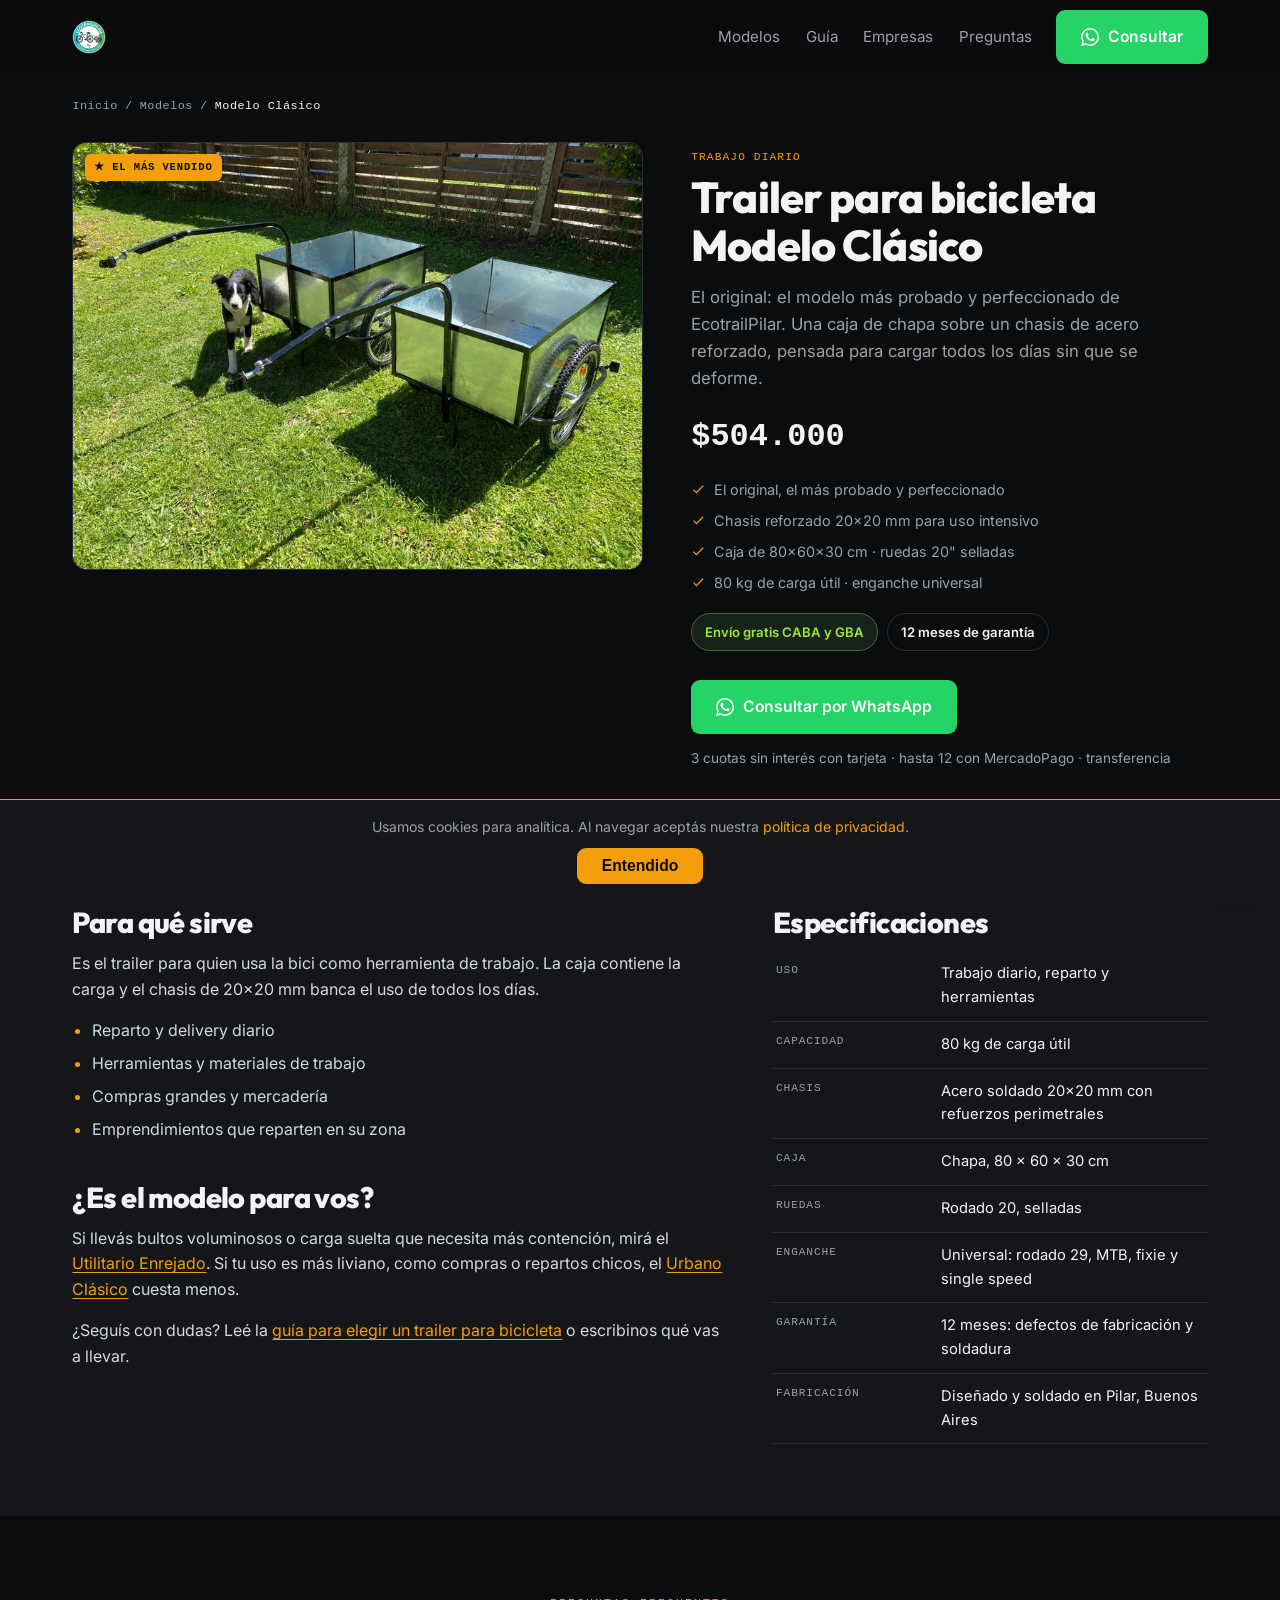
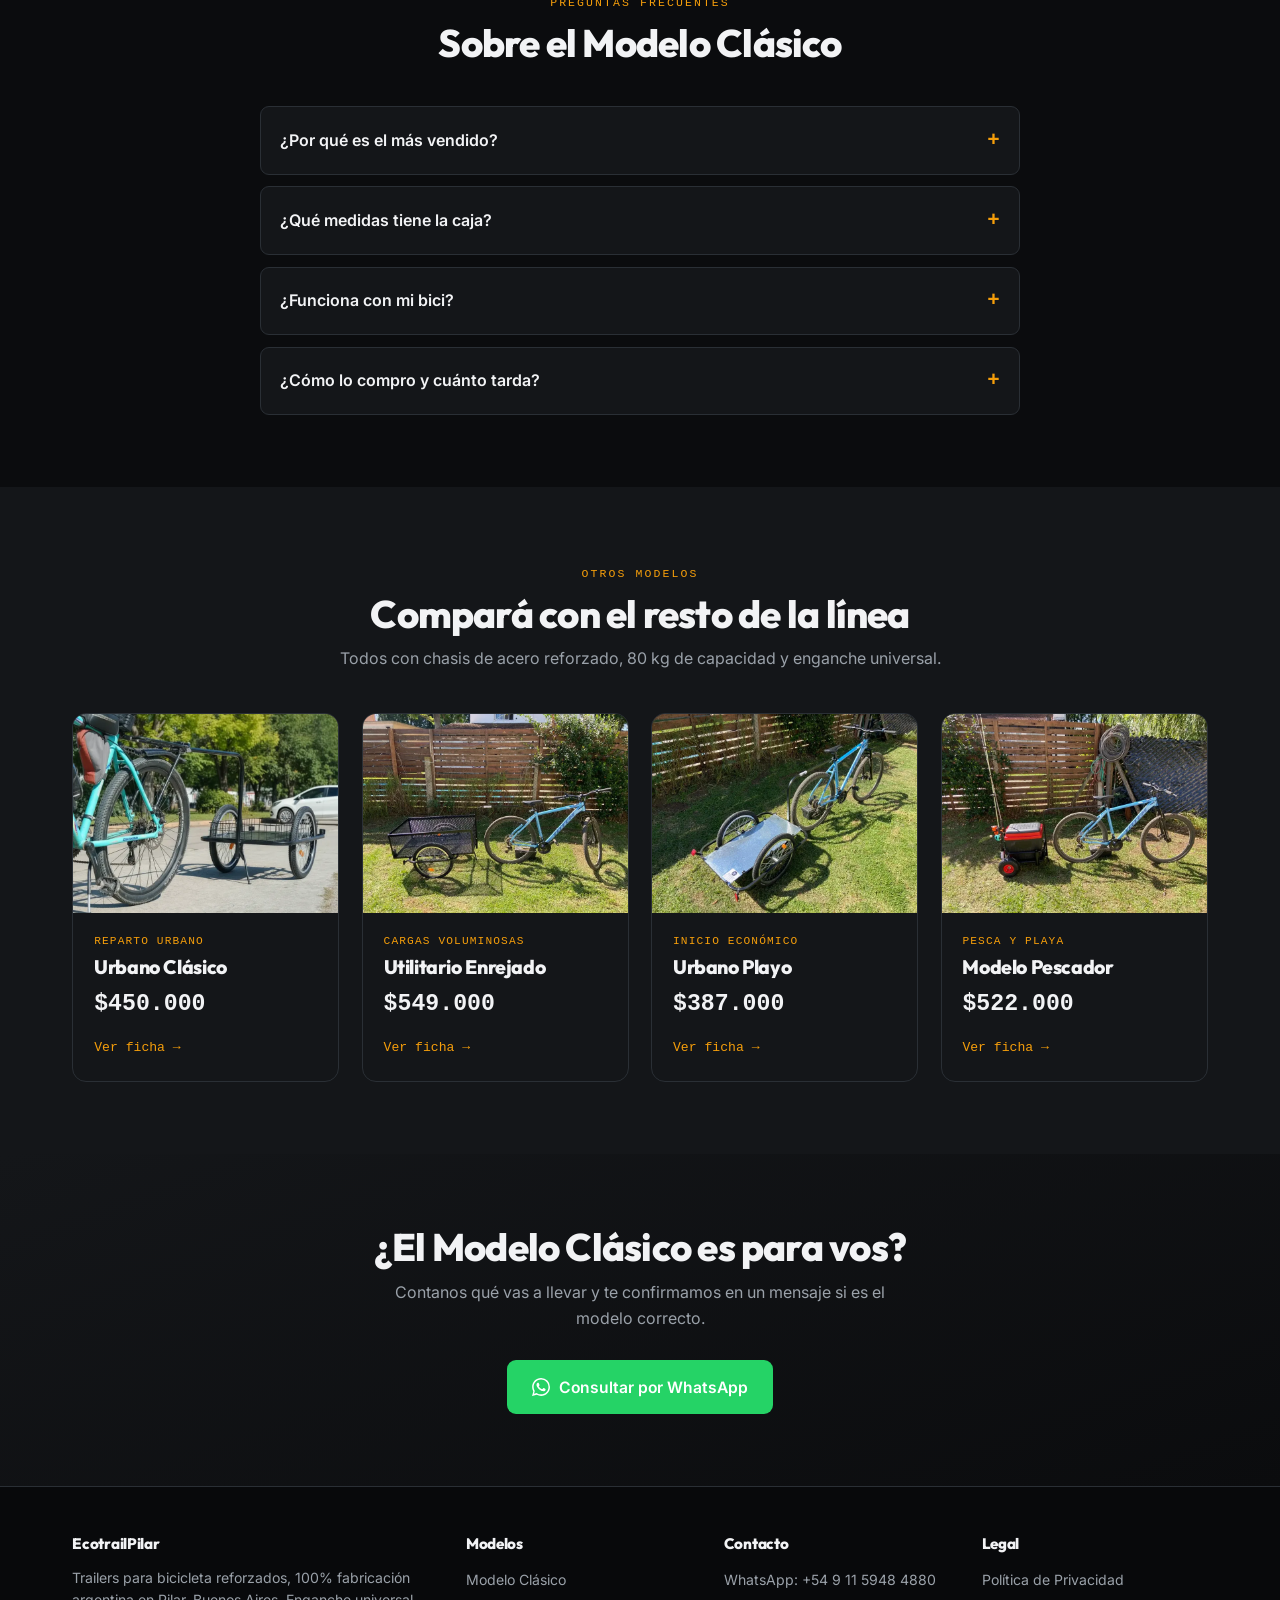
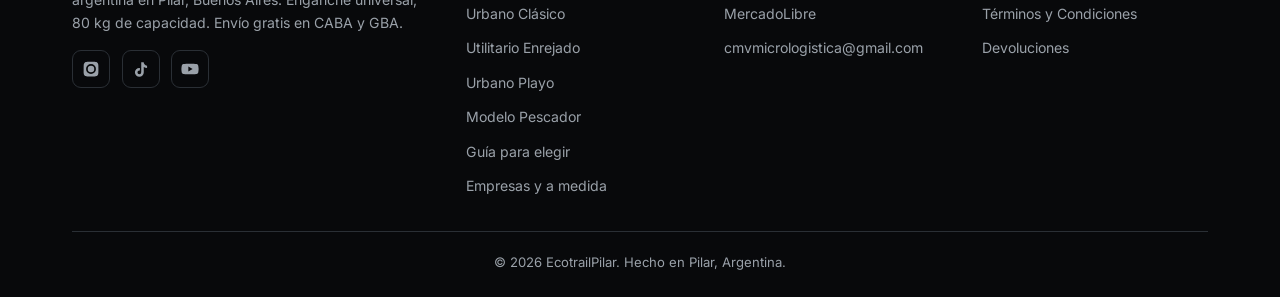
<file: trailer-bicicleta-modelo-clasico.html>
<!DOCTYPE html>
<html lang="es">
<head>
    <!-- Google tag (gtag.js) -->
    <script async src="https://www.googletagmanager.com/gtag/js?id=G-WB73V3SQ96"></script>
    <script>
        window.dataLayer = window.dataLayer || [];
        function gtag(){dataLayer.push(arguments);}
        gtag('js', new Date());
        gtag('config', 'G-WB73V3SQ96');
    </script>
    <!-- PROMOS por tiempo limitado: todo lo marcado con data-promo se ve solo hasta PROMO_FIN (hora Argentina) y se oculta solo al vencer. -->
    <script>window.PROMO_FIN='2026-11-22T23:59:59-03:00';if(Date.now()<Date.parse(window.PROMO_FIN))document.documentElement.classList.add('promo-on');</script>
    <meta charset="UTF-8">
    <meta name="viewport" content="width=device-width, initial-scale=1.0, viewport-fit=cover">
    <title>Trailer para Bicicleta Modelo Clásico, Reforzado 80 kg | EcotrailPilar</title>
    <meta name="description" content="El trailer para bicicleta más vendido de EcotrailPilar: caja de 80×60×30 cm, chasis reforzado 20×20 mm, ruedas rodado 20 y 80 kg de carga. Fabricado en Pilar. Envío gratis en CABA y GBA.">
    <meta name="author" content="EcotrailPilar">
    <meta name="robots" content="index, follow, max-snippet:-1, max-image-preview:large, max-video-preview:-1">
    <link rel="canonical" href="https://ecotrailpilar.com/trailer-bicicleta-modelo-clasico.html">
    <meta name="theme-color" content="#0b0c0e">
    <link rel="icon" href="/favicon.ico" type="image/x-icon">
    <meta property="og:type" content="website">
    <meta property="og:title" content="Trailer para Bicicleta Modelo Clásico, Reforzado 80 kg | EcotrailPilar">
    <meta property="og:description" content="El trailer para bicicleta más vendido de EcotrailPilar: caja de 80×60×30 cm, chasis reforzado 20×20 mm, ruedas rodado 20 y 80 kg de carga. Fabricado en Pilar. Envío gratis en CABA y GBA.">
    <meta property="og:image" content="https://ecotrailpilar.com/assets/images/clasico.webp">
    <meta property="og:url" content="https://ecotrailpilar.com/trailer-bicicleta-modelo-clasico.html">
    <meta property="og:site_name" content="EcotrailPilar">
    <meta property="og:locale" content="es_AR">
    <meta name="twitter:card" content="summary_large_image">
    <link rel="preconnect" href="https://fonts.googleapis.com">
    <link rel="preconnect" href="https://fonts.gstatic.com" crossorigin>
    <link href="https://fonts.googleapis.com/css2?family=Outfit:wght@600;800&family=Inter:wght@400;600&display=swap" rel="stylesheet">
    <link rel="stylesheet" href="/styles.css?v=20261118">
    <script type="application/ld+json">{"@context": "https://schema.org", "@type": "Product", "@id": "https://ecotrailpilar.com/trailer-bicicleta-modelo-clasico.html#product", "name": "EcotrailPilar Modelo Clásico", "sku": "ECOTRAIL-CLASICO", "category": "Trailer para bicicleta", "image": ["https://ecotrailpilar.com/assets/images/clasico.webp"], "description": "El trailer para bicicleta más vendido de EcotrailPilar: caja de 80×60×30 cm, chasis reforzado 20×20 mm, ruedas rodado 20 y 80 kg de carga. Fabricado en Pilar. Envío gratis en CABA y GBA.", "url": "https://ecotrailpilar.com/trailer-bicicleta-modelo-clasico.html", "brand": {"@type": "Brand", "name": "EcotrailPilar"}, "manufacturer": {"@type": "Organization", "@id": "https://ecotrailpilar.com/#business", "name": "EcotrailPilar"}, "offers": {"@type": "Offer", "price": "504000", "priceCurrency": "ARS", "availability": "https://schema.org/InStock", "itemCondition": "https://schema.org/NewCondition", "url": "https://ecotrailpilar.com/trailer-bicicleta-modelo-clasico.html", "seller": {"@type": "Organization", "@id": "https://ecotrailpilar.com/#business", "name": "EcotrailPilar"}}}</script>
    <script type="application/ld+json">{"@context": "https://schema.org", "@type": "BreadcrumbList", "itemListElement": [{"@type": "ListItem", "position": 1, "name": "Inicio", "item": "https://ecotrailpilar.com/"}, {"@type": "ListItem", "position": 2, "name": "Modelos", "item": "https://ecotrailpilar.com/#modelos"}, {"@type": "ListItem", "position": 3, "name": "Modelo Clásico"}]}</script>
</head>
<body>
    <a href="#contenido" class="skip-link">Saltar al contenido</a>
    <header id="hdr">
        <div class="container header-row">
            <a href="/" class="logo" aria-label="EcotrailPilar — Inicio">
                <img src="/assets/images/logo.webp" alt="EcotrailPilar" height="34"
                     onerror="this.style.display='none';this.insertAdjacentHTML('afterend','<span class=&quot;logo-fallback&quot;>Ecotrail<b>Pilar</b></span>')">
            </a>
            <nav class="nav" id="nav" aria-label="Navegación principal">
                <a href="/#modelos">Modelos</a>
                <a href="/guia-trailer-para-bicicleta.html">Guía</a>
                <a href="/trailer-bicicleta-empresas.html">Empresas</a>
                <a href="/#faq">Preguntas</a>
            </nav>
            <a class="btn btn--wa header-cta" target="_blank" rel="noopener" href="https://wa.me/5491159484880?text=Hola%20EcotrailPilar%2C%20quiero%20consultar%20por%20un%20trailer.">
                <svg viewBox="0 0 24 24" fill="currentColor"><path d="M.057 24l1.687-6.163a11.867 11.867 0 01-1.587-5.946C.16 5.335 5.495 0 12.05 0a11.817 11.817 0 018.413 3.488 11.824 11.824 0 013.48 8.414c-.003 6.557-5.338 11.892-11.893 11.892a11.9 11.9 0 01-5.688-1.448L.057 24zm6.597-3.807c1.676.995 3.276 1.591 5.392 1.592 5.448 0 9.886-4.434 9.889-9.885.002-5.462-4.415-9.89-9.881-9.892-5.452 0-9.887 4.434-9.889 9.884a9.86 9.86 0 001.515 5.26l-.999 3.648 3.736-.979zm11.387-5.464c-.074-.124-.272-.198-.57-.347-.297-.149-1.758-.868-2.031-.967-.272-.099-.47-.149-.669.149-.198.297-.768.967-.941 1.165-.173.198-.347.223-.644.074-.297-.149-1.255-.462-2.39-1.475-.883-.788-1.48-1.761-1.653-2.059-.173-.297-.018-.458.13-.606.134-.133.297-.347.446-.521.151-.172.2-.296.3-.495.099-.198.05-.372-.025-.521-.075-.148-.669-1.611-.916-2.206-.242-.579-.487-.501-.669-.51l-.57-.01c-.198 0-.52.074-.792.372s-1.04 1.016-1.04 2.479 1.065 2.876 1.213 3.074c.149.198 2.095 3.2 5.076 4.487.709.306 1.263.489 1.694.626.712.226 1.36.194 1.872.118.571-.085 1.758-.719 2.006-1.413.248-.695.248-1.29.173-1.414z"/></svg>
                Consultar
            </a>
            <button class="burger" id="burger" aria-label="Abrir menú" aria-expanded="false">
                <svg viewBox="0 0 24 24" fill="none" stroke="currentColor" stroke-width="2"><line x1="3" y1="6" x2="21" y2="6"/><line x1="3" y1="12" x2="21" y2="12"/><line x1="3" y1="18" x2="21" y2="18"/></svg>
            </button>
        </div>
    </header>
    <main id="contenido">
        <nav class="crumbs container" aria-label="Ubicación"><a href="/">Inicio</a><span aria-hidden="true">/</span><a href="/#modelos">Modelos</a><span aria-hidden="true">/</span><span aria-current="page">Modelo Clásico</span></nav>
        <section class="pdp">
            <div class="container pdp-grid">
                <div class="card-img pdp-img"><div class="tag-top tag-promo tag-top--right" data-promo>−30%</div><div class="tag-top tag-best">★ El más vendido</div><img srcset="/assets/images/clasico-800.webp 800w, /assets/images/clasico.webp 1600w" sizes="(max-width: 820px) 100vw, 600px" src="/assets/images/clasico.webp" alt="Dos trailers para bicicleta Modelo Clásico de EcotrailPilar con caja de chapa" width="1600" height="1200" fetchpriority="high"></div>
                <div class="pdp-info">
                    <span class="card-use">Trabajo diario</span>
                    <h1>Trailer para bicicleta Modelo Clásico</h1>
                    <p class="pdp-lead">El original: el modelo más probado y perfeccionado de EcotrailPilar. Una caja de chapa sobre un chasis de acero reforzado, pensada para cargar todos los días sin que se deforme.</p>
                    <div class="pdp-price promo-off">$504.000</div>
                    <div class="pdp-promo" data-promo>
                        <span class="eyebrow">Promo por tiempo limitado · 30% OFF</span>
                        <div class="promo-price promo-price--lg"><s>$504.000</s><b>$352.800</b><span class="promo-save">Ahorrás $151.200</span></div>
                        <p class="promo-clock"><svg viewBox="0 0 24 24" fill="none" stroke="currentColor" stroke-width="2" stroke-linecap="round" aria-hidden="true"><circle cx="12" cy="12" r="9"/><path d="M12 7v5l3 2"/></svg> Hasta el domingo 22/11 a las 23:59 <span data-countdown></span></p>
                    </div>
                    <ul class="card-specs">
                            <li><svg viewBox="0 0 24 24" fill="currentColor"><path d="M9 16.17L4.83 12l-1.42 1.41L9 19 21 7l-1.41-1.41z"/></svg> El original, el más probado y perfeccionado</li>
                            <li><svg viewBox="0 0 24 24" fill="currentColor"><path d="M9 16.17L4.83 12l-1.42 1.41L9 19 21 7l-1.41-1.41z"/></svg> Chasis reforzado 20×20 mm para uso intensivo</li>
                            <li><svg viewBox="0 0 24 24" fill="currentColor"><path d="M9 16.17L4.83 12l-1.42 1.41L9 19 21 7l-1.41-1.41z"/></svg> Caja de 80×60×30 cm · ruedas 20" selladas</li>
                            <li><svg viewBox="0 0 24 24" fill="currentColor"><path d="M9 16.17L4.83 12l-1.42 1.41L9 19 21 7l-1.41-1.41z"/></svg> 80 kg de carga útil · enganche universal</li>
                    </ul>
                    <div class="hero-strip">
                        <span class="pill pill--free promo-off">Envío gratis CABA y GBA</span>
                        <span class="pill">12 meses de garantía</span>
                    </div>
                    <div class="pdp-cta">
                        <a class="btn btn--wa" data-promo data-promo-cta="clasico_ficha" target="_blank" rel="noopener" href="https://wa.me/5491159484880?text=Hola%20EcotrailPilar%2C%20quiero%20reservar%20el%20MODELO%20CL%C3%81SICO%20con%2030%25%20OFF%20%28%24352.800%29%20que%20vi%20en%20la%20web.">
                            <svg viewBox="0 0 24 24" fill="currentColor"><path d="M.057 24l1.687-6.163a11.867 11.867 0 01-1.587-5.946C.16 5.335 5.495 0 12.05 0a11.817 11.817 0 018.413 3.488 11.824 11.824 0 013.48 8.414c-.003 6.557-5.338 11.892-11.893 11.892a11.9 11.9 0 01-5.688-1.448L.057 24zm6.597-3.807c1.676.995 3.276 1.591 5.392 1.592 5.448 0 9.886-4.434 9.889-9.885.002-5.462-4.415-9.89-9.881-9.892-5.452 0-9.887 4.434-9.889 9.884a9.86 9.86 0 001.515 5.26l-.999 3.648 3.736-.979z"/></svg>
                            Reservar con 30% OFF
                        </a>
                        <a class="btn btn--wa promo-off" target="_blank" rel="noopener" href="https://wa.me/5491159484880?text=Hola%20EcotrailPilar%2C%20me%20interesa%20el%20MODELO%20CL%C3%81SICO%20%28%24504.000%29.%20%C2%BFMe%20asesoran%3F">
                            <svg viewBox="0 0 24 24" fill="currentColor"><path d="M.057 24l1.687-6.163a11.867 11.867 0 01-1.587-5.946C.16 5.335 5.495 0 12.05 0a11.817 11.817 0 018.413 3.488 11.824 11.824 0 013.48 8.414c-.003 6.557-5.338 11.892-11.893 11.892a11.9 11.9 0 01-5.688-1.448L.057 24zm6.597-3.807c1.676.995 3.276 1.591 5.392 1.592 5.448 0 9.886-4.434 9.889-9.885.002-5.462-4.415-9.89-9.881-9.892-5.452 0-9.887 4.434-9.889 9.884a9.86 9.86 0 001.515 5.26l-.999 3.648 3.736-.979zm11.387-5.464c-.074-.124-.272-.198-.57-.347-.297-.149-1.758-.868-2.031-.967-.272-.099-.47-.149-.669.149-.198.297-.768.967-.941 1.165-.173.198-.347.223-.644.074-.297-.149-1.255-.462-2.39-1.475-.883-.788-1.48-1.761-1.653-2.059-.173-.297-.018-.458.13-.606.134-.133.297-.347.446-.521.151-.172.2-.296.3-.495.099-.198.05-.372-.025-.521-.075-.148-.669-1.611-.916-2.206-.242-.579-.487-.501-.669-.51l-.57-.01c-.198 0-.52.074-.792.372s-1.04 1.016-1.04 2.479 1.065 2.876 1.213 3.074c.149.198 2.095 3.2 5.076 4.487.709.306 1.263.489 1.694.626.712.226 1.36.194 1.872.118.571-.085 1.758-.719 2.006-1.413.248-.695.248-1.29.173-1.414z"/></svg>
                            Consultar por WhatsApp
                        </a>
                    </div>
                    <p class="pdp-pay promo-off">3 cuotas sin interés con tarjeta · hasta 12 con MercadoPago · transferencia</p>
                    <p class="pdp-pay" data-promo>Promo válida del 18/11 al 22/11/2026: pago solo por transferencia · envío aparte · despacho sin demora</p>
                </div>
            </div>
        </section>

        <section class="section section--alt">
            <div class="container pdp-cols">
                <div class="prose">
                    <h2>Para qué sirve</h2>
                    <p>Es el trailer para quien usa la bici como herramienta de trabajo. La caja contiene la carga y el chasis de 20×20 mm banca el uso de todos los días.</p>
                    <ul>
                        <li>Reparto y delivery diario</li>
                        <li>Herramientas y materiales de trabajo</li>
                        <li>Compras grandes y mercadería</li>
                        <li>Emprendimientos que reparten en su zona</li>
                    </ul>
                    <h2>¿Es el modelo para vos?</h2>
                    <p>Si llevás bultos voluminosos o carga suelta que necesita más contención, mirá el <a href="/trailer-bicicleta-utilitario-enrejado.html">Utilitario Enrejado</a>. Si tu uso es más liviano, como compras o repartos chicos, el <a href="/trailer-bicicleta-urbano-clasico.html">Urbano Clásico</a> cuesta menos.</p>
                    <p>¿Seguís con dudas? Leé la <a href="/guia-trailer-para-bicicleta.html">guía para elegir un trailer para bicicleta</a> o escribinos qué vas a llevar.</p>
                </div>
                <div>
                    <h2 class="specs-title">Especificaciones</h2>
                    <table class="spec-table">
                        <tbody>
                            <tr><th scope="row">Uso</th><td>Trabajo diario, reparto y herramientas</td></tr>
                            <tr><th scope="row">Capacidad</th><td>80 kg de carga útil</td></tr>
                            <tr><th scope="row">Chasis</th><td>Acero soldado 20×20 mm con refuerzos perimetrales</td></tr>
                            <tr><th scope="row">Caja</th><td>Chapa, 80 × 60 × 30 cm</td></tr>
                            <tr><th scope="row">Ruedas</th><td>Rodado 20, selladas</td></tr>
                            <tr><th scope="row">Enganche</th><td>Universal: rodado 29, MTB, fixie y single speed</td></tr>
                            <tr><th scope="row">Garantía</th><td>12 meses: defectos de fabricación y soldadura</td></tr>
                            <tr><th scope="row">Fabricación</th><td>Diseñado y soldado en Pilar, Buenos Aires</td></tr>
                        </tbody>
                    </table>
                </div>
            </div>
        </section>

        <section class="section">
            <div class="container">
                <div class="section-head">
                    <span class="eyebrow">Preguntas frecuentes</span>
                    <h2>Sobre el Modelo Clásico</h2>
                </div>
                <div class="faq">
                    <details><summary>¿Por qué es el más vendido?</summary><div class="faq-body">Porque es el modelo original y el más probado de la línea. Es el que recomendamos para trabajo diario con carga.</div></details>
                    <details><summary>¿Qué medidas tiene la caja?</summary><div class="faq-body">80 × 60 × 30 cm. Antes de comprar, fijate que pase por las puertas y pasillos por donde lo vas a mover y que tengas lugar para guardarlo.</div></details>
                    <details><summary>¿Funciona con mi bici?</summary><div class="faq-body">Sí, con el 99% de las bicis: el enganche universal es compatible con rodado 29, MTB, fixie y single speed, y se adapta a casi cualquier tubo trasero. Si tenés dudas, mandanos una foto de tu bici por WhatsApp.</div></details>
                    <details><summary>¿Cómo lo compro y cuánto tarda?</summary><div class="faq-body">Envío gratis en CABA y GBA (3 a 5 días hábiles). Al interior coordinamos el costo por WhatsApp antes de cerrar la compra. 3 cuotas sin interés con tarjeta de crédito, hasta 12 con MercadoPago según tu banco, o transferencia. Despachamos en hasta 20 días.</div></details>
                </div>
            </div>
        </section>

        <section class="section section--alt">
            <div class="container">
                <div class="section-head">
                    <span class="eyebrow">Otros modelos</span>
                    <h2>Compará con el resto de la línea</h2>
                    <p>Todos con chasis de acero reforzado, 80 kg de capacidad y enganche universal.</p>
                </div>
                <div class="models models--mini">
                    <article class="card">
                        <a class="card-img" href="/trailer-bicicleta-urbano-clasico.html" tabindex="-1" aria-hidden="true"><img srcset="/assets/images/urbano-800.webp 800w, /assets/images/urbano.webp 1024w" sizes="(max-width: 700px) 92vw, 380px" src="/assets/images/urbano.webp" alt="" loading="lazy" width="400" height="300"></a>
                        <div class="card-body">
                            <div class="card-use">Reparto urbano</div>
                            <h3><a href="/trailer-bicicleta-urbano-clasico.html">Urbano Clásico</a></h3>
                            <div class="card-price">$450.000</div>
                            <a class="card-more" href="/trailer-bicicleta-urbano-clasico.html">Ver ficha →</a>
                        </div>
                    </article>
                    <article class="card">
                        <a class="card-img" href="/trailer-bicicleta-utilitario-enrejado.html" tabindex="-1" aria-hidden="true"><img srcset="/assets/images/utilitario-800.webp 800w, /assets/images/utilitario.webp 1280w" sizes="(max-width: 700px) 92vw, 380px" src="/assets/images/utilitario.webp" alt="" loading="lazy" width="400" height="300"></a>
                        <div class="card-body">
                            <div class="card-use">Cargas voluminosas</div>
                            <h3><a href="/trailer-bicicleta-utilitario-enrejado.html">Utilitario Enrejado</a></h3>
                            <div class="card-price">$549.000</div>
                            <a class="card-more" href="/trailer-bicicleta-utilitario-enrejado.html">Ver ficha →</a>
                        </div>
                    </article>
                    <article class="card">
                        <div class="tag-top tag-promo" data-promo>−30%</div>
                        <a class="card-img" href="/trailer-bicicleta-urbano-playo.html" tabindex="-1" aria-hidden="true"><img srcset="/assets/images/playo-800.webp 800w, /assets/images/playo.webp 1280w" sizes="(max-width: 700px) 92vw, 380px" src="/assets/images/playo.webp" alt="" loading="lazy" width="400" height="300"></a>
                        <div class="card-body">
                            <div class="card-use">Inicio económico</div>
                            <h3><a href="/trailer-bicicleta-urbano-playo.html">Urbano Playo</a></h3>
                            <div class="card-price promo-off">$387.000</div>
                            <div class="promo-price" data-promo><s>$387.000</s><b>$270.900</b></div>
                            <a class="card-more" href="/trailer-bicicleta-urbano-playo.html">Ver ficha →</a>
                        </div>
                    </article>
                    <article class="card">
                        <a class="card-img" href="/trailer-bicicleta-pescador.html" tabindex="-1" aria-hidden="true"><img srcset="/assets/images/pescador-800.webp 800w, /assets/images/pescador.webp 1280w" sizes="(max-width: 700px) 92vw, 380px" src="/assets/images/pescador.webp" alt="" loading="lazy" width="400" height="300"></a>
                        <div class="card-body">
                            <div class="card-use">Pesca y playa</div>
                            <h3><a href="/trailer-bicicleta-pescador.html">Modelo Pescador</a></h3>
                            <div class="card-price">$522.000</div>
                            <a class="card-more" href="/trailer-bicicleta-pescador.html">Ver ficha →</a>
                        </div>
                    </article>
                </div>
            </div>
        </section>

        <section class="section cta-final">
            <div class="container">
                <h2>¿El Modelo Clásico es para vos?</h2>
                <p>Contanos qué vas a llevar y te confirmamos en un mensaje si es el modelo correcto.</p>
                <a class="btn btn--wa" data-promo data-promo-cta="clasico_ficha_cierre" target="_blank" rel="noopener" href="https://wa.me/5491159484880?text=Hola%20EcotrailPilar%2C%20quiero%20reservar%20el%20MODELO%20CL%C3%81SICO%20con%2030%25%20OFF%20%28%24352.800%29%20que%20vi%20en%20la%20web.">
                    <svg viewBox="0 0 24 24" fill="currentColor"><path d="M.057 24l1.687-6.163a11.867 11.867 0 01-1.587-5.946C.16 5.335 5.495 0 12.05 0a11.817 11.817 0 018.413 3.488 11.824 11.824 0 013.48 8.414c-.003 6.557-5.338 11.892-11.893 11.892a11.9 11.9 0 01-5.688-1.448L.057 24zm6.597-3.807c1.676.995 3.276 1.591 5.392 1.592 5.448 0 9.886-4.434 9.889-9.885.002-5.462-4.415-9.89-9.881-9.892-5.452 0-9.887 4.434-9.889 9.884a9.86 9.86 0 001.515 5.26l-.999 3.648 3.736-.979z"/></svg>
                    Reservar con 30% OFF
                </a>
                <a class="btn btn--wa promo-off" target="_blank" rel="noopener" href="https://wa.me/5491159484880?text=Hola%20EcotrailPilar%2C%20me%20interesa%20el%20MODELO%20CL%C3%81SICO%20%28%24504.000%29.%20%C2%BFMe%20asesoran%3F">
                    <svg viewBox="0 0 24 24" fill="currentColor"><path d="M.057 24l1.687-6.163a11.867 11.867 0 01-1.587-5.946C.16 5.335 5.495 0 12.05 0a11.817 11.817 0 018.413 3.488 11.824 11.824 0 013.48 8.414c-.003 6.557-5.338 11.892-11.893 11.892a11.9 11.9 0 01-5.688-1.448L.057 24zm6.597-3.807c1.676.995 3.276 1.591 5.392 1.592 5.448 0 9.886-4.434 9.889-9.885.002-5.462-4.415-9.89-9.881-9.892-5.452 0-9.887 4.434-9.889 9.884a9.86 9.86 0 001.515 5.26l-.999 3.648 3.736-.979zm11.387-5.464c-.074-.124-.272-.198-.57-.347-.297-.149-1.758-.868-2.031-.967-.272-.099-.47-.149-.669.149-.198.297-.768.967-.941 1.165-.173.198-.347.223-.644.074-.297-.149-1.255-.462-2.39-1.475-.883-.788-1.48-1.761-1.653-2.059-.173-.297-.018-.458.13-.606.134-.133.297-.347.446-.521.151-.172.2-.296.3-.495.099-.198.05-.372-.025-.521-.075-.148-.669-1.611-.916-2.206-.242-.579-.487-.501-.669-.51l-.57-.01c-.198 0-.52.074-.792.372s-1.04 1.016-1.04 2.479 1.065 2.876 1.213 3.074c.149.198 2.095 3.2 5.076 4.487.709.306 1.263.489 1.694.626.712.226 1.36.194 1.872.118.571-.085 1.758-.719 2.006-1.413.248-.695.248-1.29.173-1.414z"/></svg>
                    Consultar por WhatsApp
                </a>
            </div>
        </section>
    </main>

    <footer>
        <div class="container">
            <div class="footer-grid">
                <div class="footer-col">
                    <h4>EcotrailPilar</h4>
                    <p>Trailers para bicicleta reforzados, 100% fabricación argentina en Pilar, Buenos Aires. Enganche universal, 80 kg de capacidad. Envío gratis en CABA y GBA.</p>
                    <div class="social">
                            <a href="https://www.instagram.com/ecotrailpilar/" target="_blank" rel="noopener" aria-label="Instagram"><svg viewBox="0 0 24 24" fill="currentColor"><path d="M12 2.2c3.2 0 3.6 0 4.9.07 1.2.06 1.8.25 2.2.42.6.2 1 .5 1.4.9.4.4.7.8.9 1.4.17.5.36 1 .42 2.2.06 1.3.07 1.7.07 4.9s0 3.6-.07 4.9c-.06 1.2-.25 1.8-.42 2.2-.2.6-.5 1-.9 1.4-.4.4-.8.7-1.4.9-.5.17-1 .36-2.2.42-1.3.06-1.7.07-4.9.07s-3.6 0-4.9-.07c-1.2-.06-1.8-.25-2.2-.42-.6-.2-1-.5-1.4-.9-.4-.4-.7-.8-.9-1.4-.17-.5-.36-1-.42-2.2C2.2 15.6 2.2 15.2 2.2 12s0-3.6.07-4.9c.06-1.2.25-1.8.42-2.2.2-.6.5-1 .9-1.4.4-.4.8-.7 1.4-.9.5-.17 1-.36 2.2-.42C8.4 2.2 8.8 2.2 12 2.2zm0 3.2A6.6 6.6 0 1012 18.6 6.6 6.6 0 0012 5.4zm0 10.9a4.3 4.3 0 110-8.6 4.3 4.3 0 010 8.6zm6.8-11.2a1.5 1.5 0 11-3.1 0 1.5 1.5 0 013.1 0z"/></svg></a>
                            <a href="https://www.tiktok.com/@ecotrail.pilar" target="_blank" rel="noopener" aria-label="TikTok"><svg viewBox="0 0 24 24" fill="currentColor"><path d="M16.6 5.8a4.3 4.3 0 01-1-2.8h-3.3v13.4a2.5 2.5 0 11-2.5-2.5c.2 0 .5 0 .7.1v-3.4a6 6 0 00-.7-.04 5.9 5.9 0 105.9 5.9V9.4a7.6 7.6 0 004.4 1.4V7.5a4.3 4.3 0 01-3.5-1.7z"/></svg></a>
                            <a href="https://www.youtube.com/@ecotrailpilar" target="_blank" rel="noopener" aria-label="YouTube"><svg viewBox="0 0 24 24" fill="currentColor"><path d="M23 7.5a3 3 0 00-2.1-2.1C19 4.9 12 4.9 12 4.9s-7 0-8.9.5A3 3 0 001 7.5 31 31 0 00.5 12 31 31 0 001 16.5a3 3 0 002.1 2.1c1.9.5 8.9.5 8.9.5s7 0 8.9-.5a3 3 0 002.1-2.1A31 31 0 0023.5 12 31 31 0 0023 7.5zM9.8 15.3V8.7l5.7 3.3z"/></svg></a>
                        </div>
                </div>
                <div class="footer-col">
                    <h4>Modelos</h4>
                    <ul>
                        <li><a href="/trailer-bicicleta-modelo-clasico.html">Modelo Clásico</a></li>
                        <li><a href="/trailer-bicicleta-urbano-clasico.html">Urbano Clásico</a></li>
                        <li><a href="/trailer-bicicleta-utilitario-enrejado.html">Utilitario Enrejado</a></li>
                        <li><a href="/trailer-bicicleta-urbano-playo.html">Urbano Playo</a></li>
                        <li><a href="/trailer-bicicleta-pescador.html">Modelo Pescador</a></li>
                        <li><a href="/guia-trailer-para-bicicleta.html">Guía para elegir</a></li>
                        <li><a href="/trailer-bicicleta-empresas.html">Empresas y a medida</a></li>
                    </ul>
                </div>
                <div class="footer-col">
                    <h4>Contacto</h4>
                    <ul>
                        <li><a href="https://wa.me/5491159484880" target="_blank" rel="noopener">WhatsApp: +54 9 11 5948 4880</a></li>
                        <li><a href="https://www.mercadolibre.com.ar/pagina/cvarela27" target="_blank" rel="noopener">MercadoLibre</a></li>
                        <li><a href="mailto:cmvmicrologistica@gmail.com">cmvmicrologistica@gmail.com</a></li>
                    </ul>
                </div>
                <div class="footer-col">
                    <h4>Legal</h4>
                    <ul>
                        <li><a href="/privacidad.html">Política de Privacidad</a></li>
                        <li><a href="/terminos.html">Términos y Condiciones</a></li>
                        <li><a href="/devoluciones.html">Devoluciones</a></li>
                    </ul>
                </div>
            </div>
            <div class="footer-bottom">
                <p>&copy; <span id="year">2026</span> EcotrailPilar. Hecho en Pilar, Argentina.</p>
            </div>
        </div>
    </footer>

    <a class="fab-wa" target="_blank" rel="noopener" aria-label="Chatear por WhatsApp" href="https://wa.me/5491159484880?text=Hola%20EcotrailPilar%2C%20vi%20sus%20trailers%20y%20quiero%20consultar.">
        <svg viewBox="0 0 24 24" fill="currentColor"><path d="M.057 24l1.687-6.163a11.867 11.867 0 01-1.587-5.946C.16 5.335 5.495 0 12.05 0a11.817 11.817 0 018.413 3.488 11.824 11.824 0 013.48 8.414c-.003 6.557-5.338 11.892-11.893 11.892a11.9 11.9 0 01-5.688-1.448L.057 24zm6.597-3.807c1.676.995 3.276 1.591 5.392 1.592 5.448 0 9.886-4.434 9.889-9.885.002-5.462-4.415-9.89-9.881-9.892-5.452 0-9.887 4.434-9.889 9.884a9.86 9.86 0 001.515 5.26l-.999 3.648 3.736-.979zm11.387-5.464c-.074-.124-.272-.198-.57-.347-.297-.149-1.758-.868-2.031-.967-.272-.099-.47-.149-.669.149-.198.297-.768.967-.941 1.165-.173.198-.347.223-.644.074-.297-.149-1.255-.462-2.39-1.475-.883-.788-1.48-1.761-1.653-2.059-.173-.297-.018-.458.13-.606.134-.133.297-.347.446-.521.151-.172.2-.296.3-.495.099-.198.05-.372-.025-.521-.075-.148-.669-1.611-.916-2.206-.242-.579-.487-.501-.669-.51l-.57-.01c-.198 0-.52.074-.792.372s-1.04 1.016-1.04 2.479 1.065 2.876 1.213 3.074c.149.198 2.095 3.2 5.076 4.487.709.306 1.263.489 1.694.626.712.226 1.36.194 1.872.118.571-.085 1.758-.719 2.006-1.413.248-.695.248-1.29.173-1.414z"/></svg>
    </a>
    <button class="to-top" id="toTop" aria-label="Volver arriba">
        <svg viewBox="0 0 24 24" fill="none" stroke="currentColor" stroke-width="2"><polyline points="18 15 12 9 6 15"/></svg>
    </button>

    <div class="cookie" id="cookie">
        <p>Usamos cookies para analítica. Al navegar aceptás nuestra <a href="/privacidad.html">política de privacidad</a>.</p>
        <button class="btn btn--amber" id="cookieOk" style="padding:.5rem 1.5rem">Entendido</button>
    </div>

    <script src="/script.js?v=20261118" defer></script>
</body>
</html>
</file>
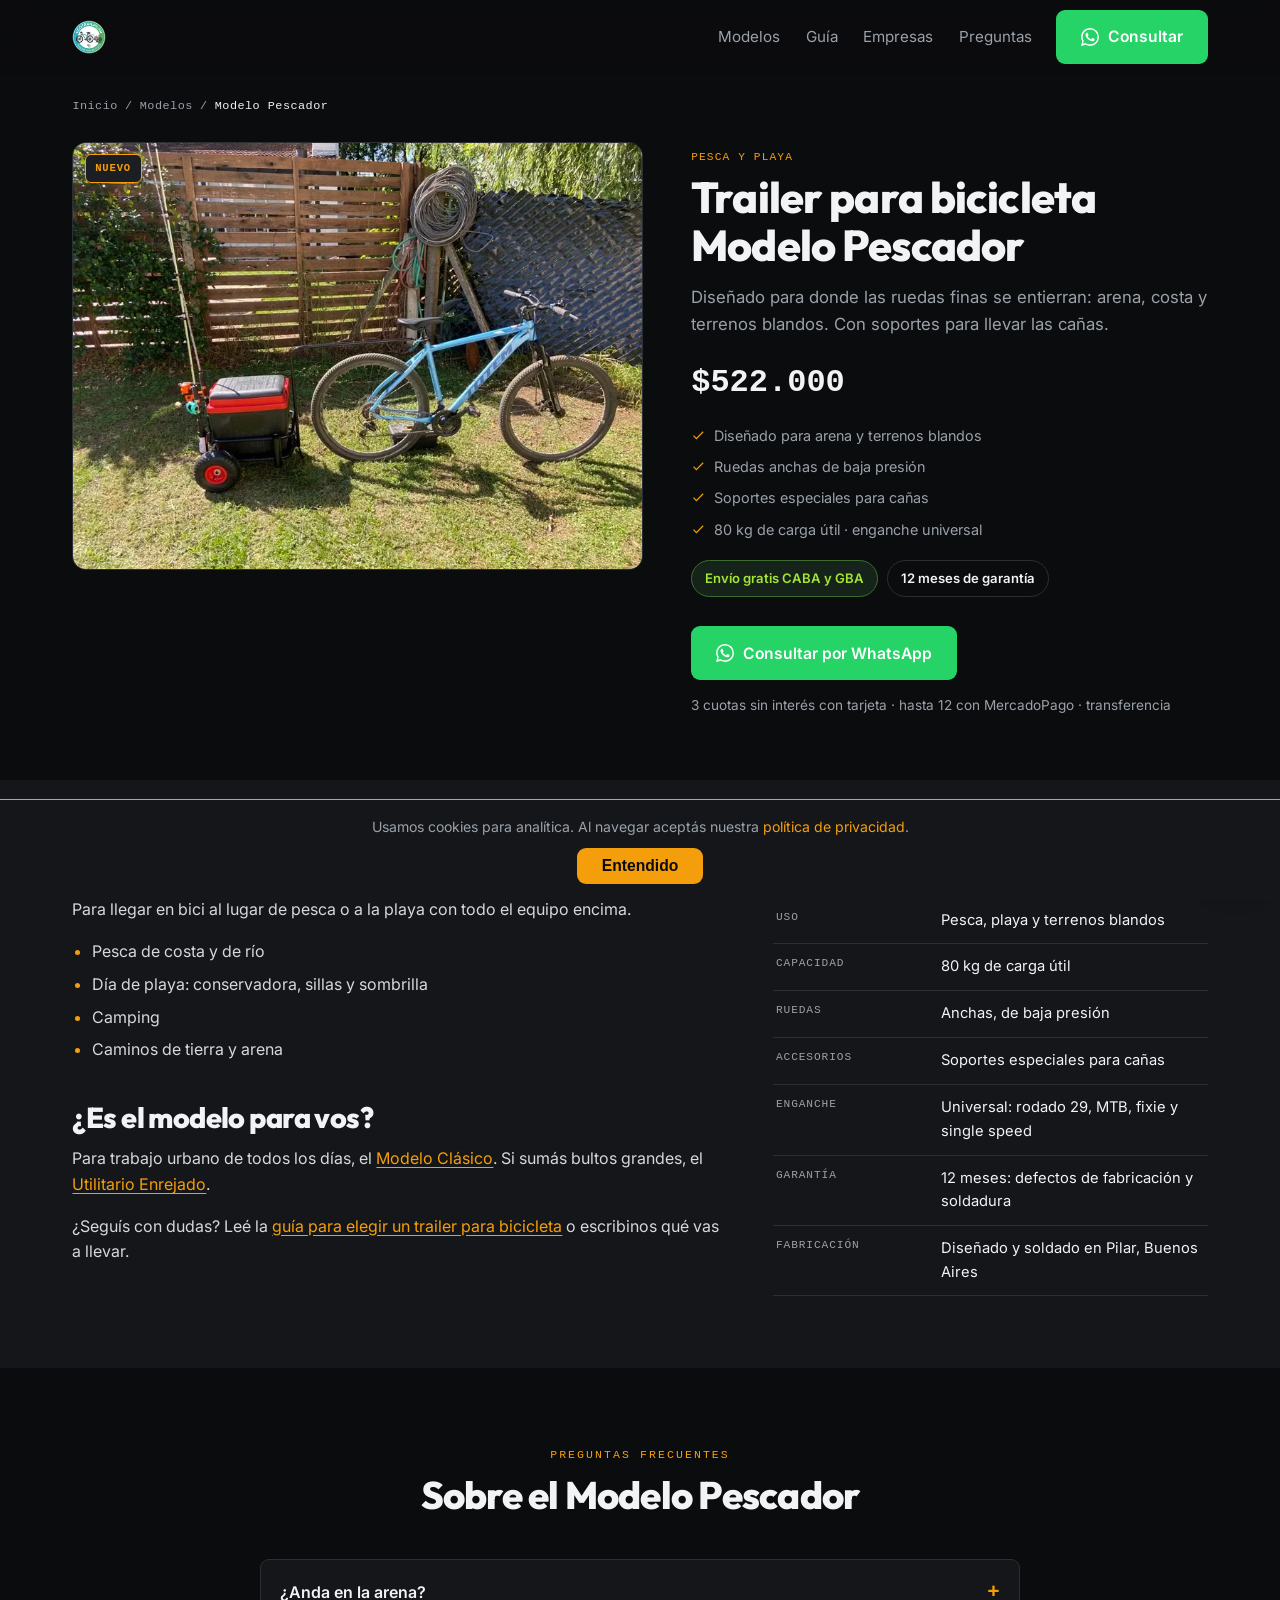
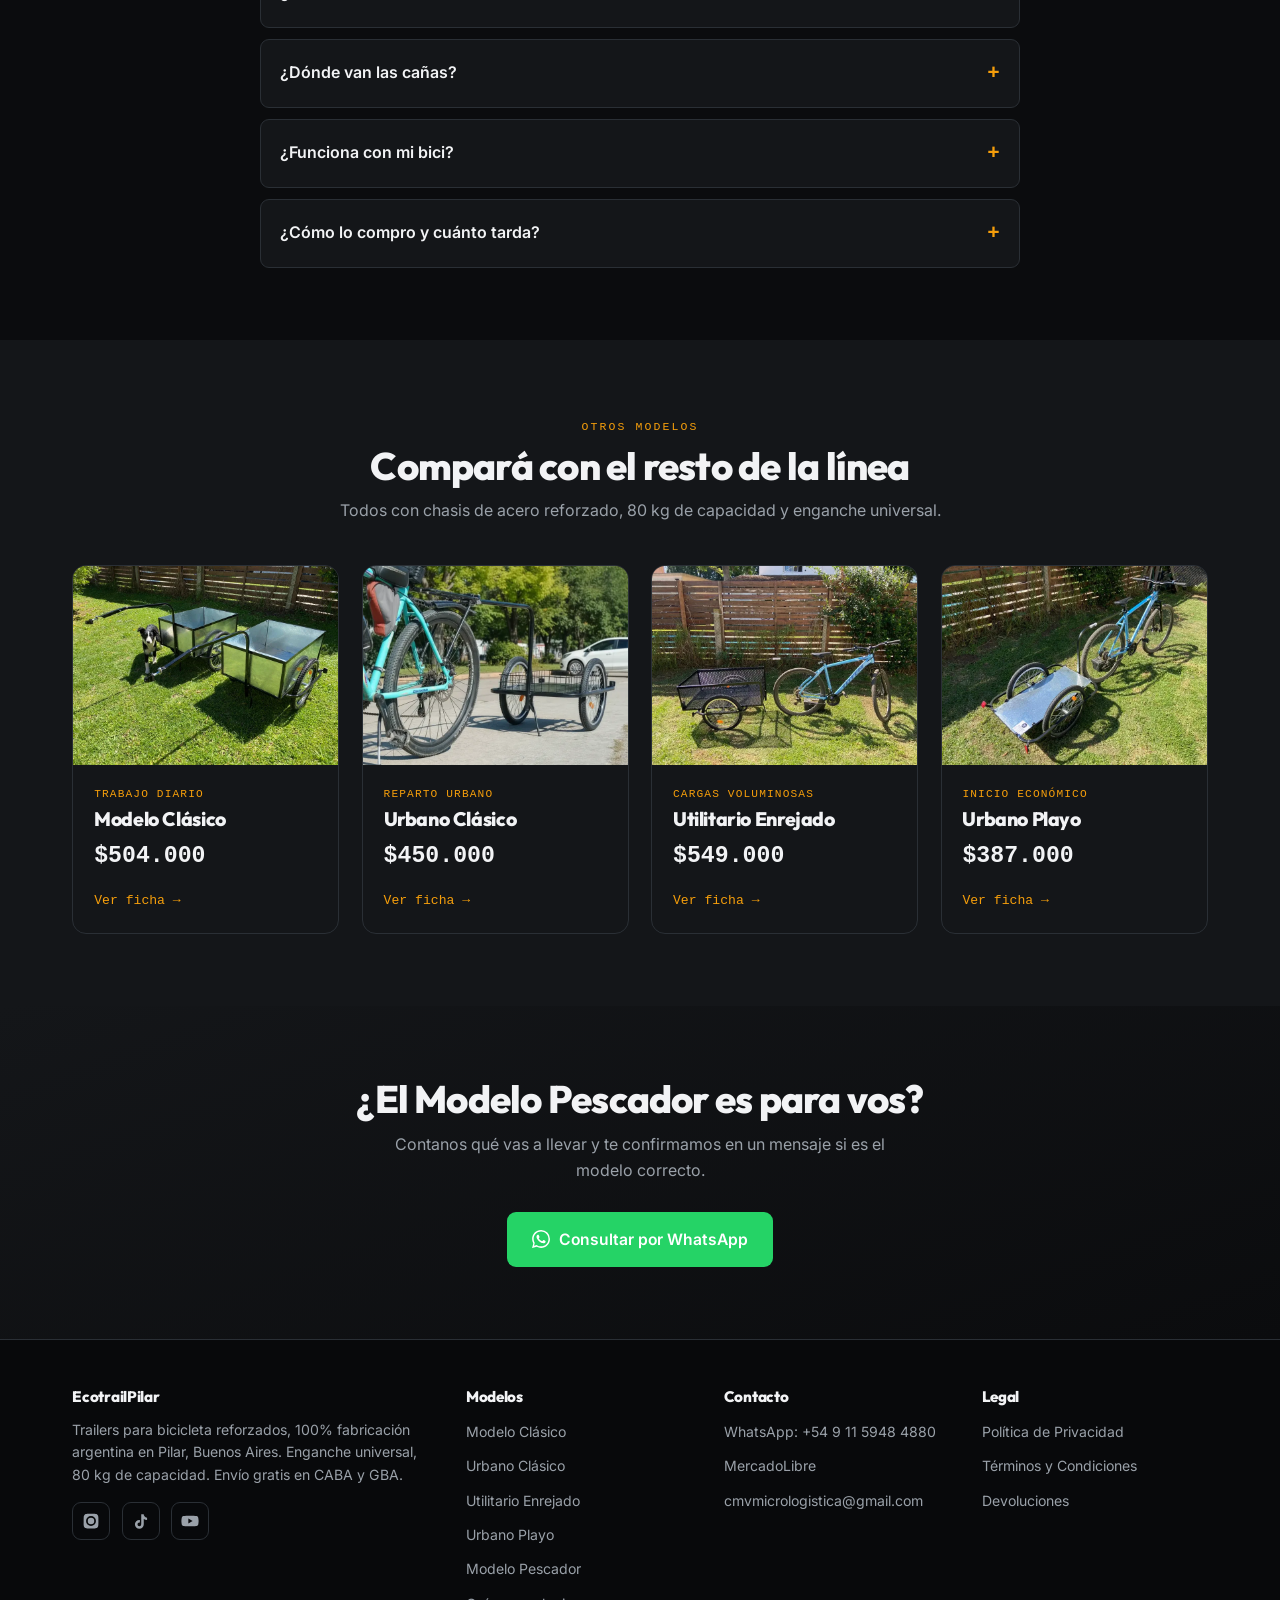
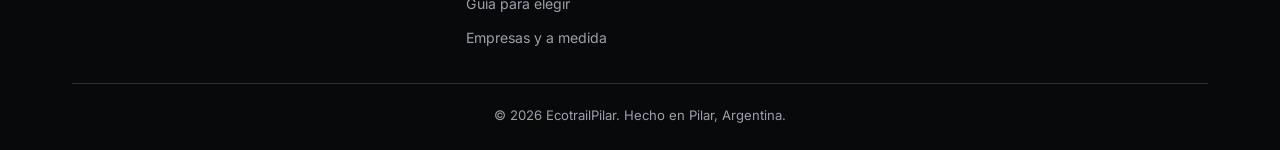
<file: trailer-bicicleta-pescador.html>
<!DOCTYPE html>
<html lang="es">
<head>
    <!-- Google tag (gtag.js) -->
    <script async src="https://www.googletagmanager.com/gtag/js?id=G-WB73V3SQ96"></script>
    <script>
        window.dataLayer = window.dataLayer || [];
        function gtag(){dataLayer.push(arguments);}
        gtag('js', new Date());
        gtag('config', 'G-WB73V3SQ96');
    </script>
    <!-- PROMOS por tiempo limitado: todo lo marcado con data-promo se ve solo hasta PROMO_FIN (hora Argentina) y se oculta solo al vencer. -->
    <script>window.PROMO_FIN='2026-11-22T23:59:59-03:00';if(Date.now()<Date.parse(window.PROMO_FIN))document.documentElement.classList.add('promo-on');</script>
    <meta charset="UTF-8">
    <meta name="viewport" content="width=device-width, initial-scale=1.0, viewport-fit=cover">
    <title>Trailer para Bicicleta Pescador, para Pesca y Playa | EcotrailPilar</title>
    <meta name="description" content="Trailer para bicicleta para pesca y playa: ruedas anchas de baja presión para arena y terrenos blandos, con soportes para cañas. 80 kg y enganche universal. Fabricado en Pilar.">
    <meta name="author" content="EcotrailPilar">
    <meta name="robots" content="index, follow, max-snippet:-1, max-image-preview:large, max-video-preview:-1">
    <link rel="canonical" href="https://ecotrailpilar.com/trailer-bicicleta-pescador.html">
    <meta name="theme-color" content="#0b0c0e">
    <link rel="icon" href="/favicon.ico" type="image/x-icon">
    <meta property="og:type" content="website">
    <meta property="og:title" content="Trailer para Bicicleta Pescador, para Pesca y Playa | EcotrailPilar">
    <meta property="og:description" content="Trailer para bicicleta para pesca y playa: ruedas anchas de baja presión para arena y terrenos blandos, con soportes para cañas. 80 kg y enganche universal. Fabricado en Pilar.">
    <meta property="og:image" content="https://ecotrailpilar.com/assets/images/pescador.webp">
    <meta property="og:url" content="https://ecotrailpilar.com/trailer-bicicleta-pescador.html">
    <meta property="og:site_name" content="EcotrailPilar">
    <meta property="og:locale" content="es_AR">
    <meta name="twitter:card" content="summary_large_image">
    <link rel="preconnect" href="https://fonts.googleapis.com">
    <link rel="preconnect" href="https://fonts.gstatic.com" crossorigin>
    <link href="https://fonts.googleapis.com/css2?family=Outfit:wght@600;800&family=Inter:wght@400;600&display=swap" rel="stylesheet">
    <link rel="stylesheet" href="/styles.css?v=20261118">
    <script type="application/ld+json">{"@context": "https://schema.org", "@type": "Product", "@id": "https://ecotrailpilar.com/trailer-bicicleta-pescador.html#product", "name": "EcotrailPilar Modelo Pescador", "sku": "ECOTRAIL-PESCADOR", "category": "Trailer para bicicleta", "image": ["https://ecotrailpilar.com/assets/images/pescador.webp"], "description": "Trailer para bicicleta para pesca y playa: ruedas anchas de baja presión para arena y terrenos blandos, con soportes para cañas. 80 kg y enganche universal. Fabricado en Pilar.", "url": "https://ecotrailpilar.com/trailer-bicicleta-pescador.html", "brand": {"@type": "Brand", "name": "EcotrailPilar"}, "manufacturer": {"@type": "Organization", "@id": "https://ecotrailpilar.com/#business", "name": "EcotrailPilar"}, "offers": {"@type": "Offer", "price": "522000", "priceCurrency": "ARS", "availability": "https://schema.org/InStock", "itemCondition": "https://schema.org/NewCondition", "url": "https://ecotrailpilar.com/trailer-bicicleta-pescador.html", "seller": {"@type": "Organization", "@id": "https://ecotrailpilar.com/#business", "name": "EcotrailPilar"}}}</script>
    <script type="application/ld+json">{"@context": "https://schema.org", "@type": "BreadcrumbList", "itemListElement": [{"@type": "ListItem", "position": 1, "name": "Inicio", "item": "https://ecotrailpilar.com/"}, {"@type": "ListItem", "position": 2, "name": "Modelos", "item": "https://ecotrailpilar.com/#modelos"}, {"@type": "ListItem", "position": 3, "name": "Modelo Pescador"}]}</script>
</head>
<body>
    <a href="#contenido" class="skip-link">Saltar al contenido</a>
    <header id="hdr">
        <div class="container header-row">
            <a href="/" class="logo" aria-label="EcotrailPilar — Inicio">
                <img src="/assets/images/logo.webp" alt="EcotrailPilar" height="34"
                     onerror="this.style.display='none';this.insertAdjacentHTML('afterend','<span class=&quot;logo-fallback&quot;>Ecotrail<b>Pilar</b></span>')">
            </a>
            <nav class="nav" id="nav" aria-label="Navegación principal">
                <a href="/#modelos">Modelos</a>
                <a href="/guia-trailer-para-bicicleta.html">Guía</a>
                <a href="/trailer-bicicleta-empresas.html">Empresas</a>
                <a href="/#faq">Preguntas</a>
            </nav>
            <a class="btn btn--wa header-cta" target="_blank" rel="noopener" href="https://wa.me/5491159484880?text=Hola%20EcotrailPilar%2C%20quiero%20consultar%20por%20un%20trailer.">
                <svg viewBox="0 0 24 24" fill="currentColor"><path d="M.057 24l1.687-6.163a11.867 11.867 0 01-1.587-5.946C.16 5.335 5.495 0 12.05 0a11.817 11.817 0 018.413 3.488 11.824 11.824 0 013.48 8.414c-.003 6.557-5.338 11.892-11.893 11.892a11.9 11.9 0 01-5.688-1.448L.057 24zm6.597-3.807c1.676.995 3.276 1.591 5.392 1.592 5.448 0 9.886-4.434 9.889-9.885.002-5.462-4.415-9.89-9.881-9.892-5.452 0-9.887 4.434-9.889 9.884a9.86 9.86 0 001.515 5.26l-.999 3.648 3.736-.979zm11.387-5.464c-.074-.124-.272-.198-.57-.347-.297-.149-1.758-.868-2.031-.967-.272-.099-.47-.149-.669.149-.198.297-.768.967-.941 1.165-.173.198-.347.223-.644.074-.297-.149-1.255-.462-2.39-1.475-.883-.788-1.48-1.761-1.653-2.059-.173-.297-.018-.458.13-.606.134-.133.297-.347.446-.521.151-.172.2-.296.3-.495.099-.198.05-.372-.025-.521-.075-.148-.669-1.611-.916-2.206-.242-.579-.487-.501-.669-.51l-.57-.01c-.198 0-.52.074-.792.372s-1.04 1.016-1.04 2.479 1.065 2.876 1.213 3.074c.149.198 2.095 3.2 5.076 4.487.709.306 1.263.489 1.694.626.712.226 1.36.194 1.872.118.571-.085 1.758-.719 2.006-1.413.248-.695.248-1.29.173-1.414z"/></svg>
                Consultar
            </a>
            <button class="burger" id="burger" aria-label="Abrir menú" aria-expanded="false">
                <svg viewBox="0 0 24 24" fill="none" stroke="currentColor" stroke-width="2"><line x1="3" y1="6" x2="21" y2="6"/><line x1="3" y1="12" x2="21" y2="12"/><line x1="3" y1="18" x2="21" y2="18"/></svg>
            </button>
        </div>
    </header>
    <main id="contenido">
        <nav class="crumbs container" aria-label="Ubicación"><a href="/">Inicio</a><span aria-hidden="true">/</span><a href="/#modelos">Modelos</a><span aria-hidden="true">/</span><span aria-current="page">Modelo Pescador</span></nav>
        <section class="pdp">
            <div class="container pdp-grid">
                <div class="card-img pdp-img"><div class="tag-top tag-new">Nuevo</div><img srcset="/assets/images/pescador-800.webp 800w, /assets/images/pescador.webp 1280w" sizes="(max-width: 820px) 100vw, 600px" src="/assets/images/pescador.webp" alt="Trailer para bicicleta Modelo Pescador de EcotrailPilar con conservadora y cañas de pescar, junto a una bici" width="1280" height="960" fetchpriority="high"></div>
                <div class="pdp-info">
                    <span class="card-use">Pesca y playa</span>
                    <h1>Trailer para bicicleta Modelo Pescador</h1>
                    <p class="pdp-lead">Diseñado para donde las ruedas finas se entierran: arena, costa y terrenos blandos. Con soportes para llevar las cañas.</p>
                    <div class="pdp-price">$522.000</div>
                    <ul class="card-specs">
                            <li><svg viewBox="0 0 24 24" fill="currentColor"><path d="M9 16.17L4.83 12l-1.42 1.41L9 19 21 7l-1.41-1.41z"/></svg> Diseñado para arena y terrenos blandos</li>
                            <li><svg viewBox="0 0 24 24" fill="currentColor"><path d="M9 16.17L4.83 12l-1.42 1.41L9 19 21 7l-1.41-1.41z"/></svg> Ruedas anchas de baja presión</li>
                            <li><svg viewBox="0 0 24 24" fill="currentColor"><path d="M9 16.17L4.83 12l-1.42 1.41L9 19 21 7l-1.41-1.41z"/></svg> Soportes especiales para cañas</li>
                            <li><svg viewBox="0 0 24 24" fill="currentColor"><path d="M9 16.17L4.83 12l-1.42 1.41L9 19 21 7l-1.41-1.41z"/></svg> 80 kg de carga útil · enganche universal</li>
                    </ul>
                    <div class="hero-strip">
                        <span class="pill pill--free">Envío gratis CABA y GBA</span>
                        <span class="pill">12 meses de garantía</span>
                    </div>
                    <div class="pdp-cta">
                        <a class="btn btn--wa" target="_blank" rel="noopener" href="https://wa.me/5491159484880?text=Hola%20EcotrailPilar%2C%20me%20interesa%20el%20MODELO%20PESCADOR%20%28%24522.000%29.%20%C2%BFMe%20asesoran%3F">
                            <svg viewBox="0 0 24 24" fill="currentColor"><path d="M.057 24l1.687-6.163a11.867 11.867 0 01-1.587-5.946C.16 5.335 5.495 0 12.05 0a11.817 11.817 0 018.413 3.488 11.824 11.824 0 013.48 8.414c-.003 6.557-5.338 11.892-11.893 11.892a11.9 11.9 0 01-5.688-1.448L.057 24zm6.597-3.807c1.676.995 3.276 1.591 5.392 1.592 5.448 0 9.886-4.434 9.889-9.885.002-5.462-4.415-9.89-9.881-9.892-5.452 0-9.887 4.434-9.889 9.884a9.86 9.86 0 001.515 5.26l-.999 3.648 3.736-.979zm11.387-5.464c-.074-.124-.272-.198-.57-.347-.297-.149-1.758-.868-2.031-.967-.272-.099-.47-.149-.669.149-.198.297-.768.967-.941 1.165-.173.198-.347.223-.644.074-.297-.149-1.255-.462-2.39-1.475-.883-.788-1.48-1.761-1.653-2.059-.173-.297-.018-.458.13-.606.134-.133.297-.347.446-.521.151-.172.2-.296.3-.495.099-.198.05-.372-.025-.521-.075-.148-.669-1.611-.916-2.206-.242-.579-.487-.501-.669-.51l-.57-.01c-.198 0-.52.074-.792.372s-1.04 1.016-1.04 2.479 1.065 2.876 1.213 3.074c.149.198 2.095 3.2 5.076 4.487.709.306 1.263.489 1.694.626.712.226 1.36.194 1.872.118.571-.085 1.758-.719 2.006-1.413.248-.695.248-1.29.173-1.414z"/></svg>
                            Consultar por WhatsApp
                        </a>
                    </div>
                    <p class="pdp-pay">3 cuotas sin interés con tarjeta · hasta 12 con MercadoPago · transferencia</p>
                </div>
            </div>
        </section>

        <section class="section section--alt">
            <div class="container pdp-cols">
                <div class="prose">
                    <h2>Para qué sirve</h2>
                    <p>Para llegar en bici al lugar de pesca o a la playa con todo el equipo encima.</p>
                    <ul>
                        <li>Pesca de costa y de río</li>
                        <li>Día de playa: conservadora, sillas y sombrilla</li>
                        <li>Camping</li>
                        <li>Caminos de tierra y arena</li>
                    </ul>
                    <h2>¿Es el modelo para vos?</h2>
                    <p>Para trabajo urbano de todos los días, el <a href="/trailer-bicicleta-modelo-clasico.html">Modelo Clásico</a>. Si sumás bultos grandes, el <a href="/trailer-bicicleta-utilitario-enrejado.html">Utilitario Enrejado</a>.</p>
                    <p>¿Seguís con dudas? Leé la <a href="/guia-trailer-para-bicicleta.html">guía para elegir un trailer para bicicleta</a> o escribinos qué vas a llevar.</p>
                </div>
                <div>
                    <h2 class="specs-title">Especificaciones</h2>
                    <table class="spec-table">
                        <tbody>
                            <tr><th scope="row">Uso</th><td>Pesca, playa y terrenos blandos</td></tr>
                            <tr><th scope="row">Capacidad</th><td>80 kg de carga útil</td></tr>
                            <tr><th scope="row">Ruedas</th><td>Anchas, de baja presión</td></tr>
                            <tr><th scope="row">Accesorios</th><td>Soportes especiales para cañas</td></tr>
                            <tr><th scope="row">Enganche</th><td>Universal: rodado 29, MTB, fixie y single speed</td></tr>
                            <tr><th scope="row">Garantía</th><td>12 meses: defectos de fabricación y soldadura</td></tr>
                            <tr><th scope="row">Fabricación</th><td>Diseñado y soldado en Pilar, Buenos Aires</td></tr>
                        </tbody>
                    </table>
                </div>
            </div>
        </section>

        <section class="section">
            <div class="container">
                <div class="section-head">
                    <span class="eyebrow">Preguntas frecuentes</span>
                    <h2>Sobre el Modelo Pescador</h2>
                </div>
                <div class="faq">
                    <details><summary>¿Anda en la arena?</summary><div class="faq-body">Está diseñado para eso: las ruedas anchas de baja presión se hunden menos que las ruedas finas en arena y terrenos blandos.</div></details>
                    <details><summary>¿Dónde van las cañas?</summary><div class="faq-body">En los soportes especiales para cañas que trae el trailer, así no ocupan lugar en la carga.</div></details>
                    <details><summary>¿Funciona con mi bici?</summary><div class="faq-body">Sí, con el 99% de las bicis: el enganche universal es compatible con rodado 29, MTB, fixie y single speed, y se adapta a casi cualquier tubo trasero. Si tenés dudas, mandanos una foto de tu bici por WhatsApp.</div></details>
                    <details><summary>¿Cómo lo compro y cuánto tarda?</summary><div class="faq-body">Envío gratis en CABA y GBA (3 a 5 días hábiles). Al interior coordinamos el costo por WhatsApp antes de cerrar la compra. 3 cuotas sin interés con tarjeta de crédito, hasta 12 con MercadoPago según tu banco, o transferencia. Despachamos en hasta 20 días.</div></details>
                </div>
            </div>
        </section>

        <section class="section section--alt">
            <div class="container">
                <div class="section-head">
                    <span class="eyebrow">Otros modelos</span>
                    <h2>Compará con el resto de la línea</h2>
                    <p>Todos con chasis de acero reforzado, 80 kg de capacidad y enganche universal.</p>
                </div>
                <div class="models models--mini">
                    <article class="card">
                        <div class="tag-top tag-promo" data-promo>−30%</div>
                        <a class="card-img" href="/trailer-bicicleta-modelo-clasico.html" tabindex="-1" aria-hidden="true"><img srcset="/assets/images/clasico-800.webp 800w, /assets/images/clasico.webp 1600w" sizes="(max-width: 700px) 92vw, 380px" src="/assets/images/clasico.webp" alt="" loading="lazy" width="400" height="300"></a>
                        <div class="card-body">
                            <div class="card-use">Trabajo diario</div>
                            <h3><a href="/trailer-bicicleta-modelo-clasico.html">Modelo Clásico</a></h3>
                            <div class="card-price promo-off">$504.000</div>
                            <div class="promo-price" data-promo><s>$504.000</s><b>$352.800</b></div>
                            <a class="card-more" href="/trailer-bicicleta-modelo-clasico.html">Ver ficha →</a>
                        </div>
                    </article>
                    <article class="card">
                        <a class="card-img" href="/trailer-bicicleta-urbano-clasico.html" tabindex="-1" aria-hidden="true"><img srcset="/assets/images/urbano-800.webp 800w, /assets/images/urbano.webp 1024w" sizes="(max-width: 700px) 92vw, 380px" src="/assets/images/urbano.webp" alt="" loading="lazy" width="400" height="300"></a>
                        <div class="card-body">
                            <div class="card-use">Reparto urbano</div>
                            <h3><a href="/trailer-bicicleta-urbano-clasico.html">Urbano Clásico</a></h3>
                            <div class="card-price">$450.000</div>
                            <a class="card-more" href="/trailer-bicicleta-urbano-clasico.html">Ver ficha →</a>
                        </div>
                    </article>
                    <article class="card">
                        <a class="card-img" href="/trailer-bicicleta-utilitario-enrejado.html" tabindex="-1" aria-hidden="true"><img srcset="/assets/images/utilitario-800.webp 800w, /assets/images/utilitario.webp 1280w" sizes="(max-width: 700px) 92vw, 380px" src="/assets/images/utilitario.webp" alt="" loading="lazy" width="400" height="300"></a>
                        <div class="card-body">
                            <div class="card-use">Cargas voluminosas</div>
                            <h3><a href="/trailer-bicicleta-utilitario-enrejado.html">Utilitario Enrejado</a></h3>
                            <div class="card-price">$549.000</div>
                            <a class="card-more" href="/trailer-bicicleta-utilitario-enrejado.html">Ver ficha →</a>
                        </div>
                    </article>
                    <article class="card">
                        <div class="tag-top tag-promo" data-promo>−30%</div>
                        <a class="card-img" href="/trailer-bicicleta-urbano-playo.html" tabindex="-1" aria-hidden="true"><img srcset="/assets/images/playo-800.webp 800w, /assets/images/playo.webp 1280w" sizes="(max-width: 700px) 92vw, 380px" src="/assets/images/playo.webp" alt="" loading="lazy" width="400" height="300"></a>
                        <div class="card-body">
                            <div class="card-use">Inicio económico</div>
                            <h3><a href="/trailer-bicicleta-urbano-playo.html">Urbano Playo</a></h3>
                            <div class="card-price promo-off">$387.000</div>
                            <div class="promo-price" data-promo><s>$387.000</s><b>$270.900</b></div>
                            <a class="card-more" href="/trailer-bicicleta-urbano-playo.html">Ver ficha →</a>
                        </div>
                    </article>
                </div>
            </div>
        </section>

        <section class="section cta-final">
            <div class="container">
                <h2>¿El Modelo Pescador es para vos?</h2>
                <p>Contanos qué vas a llevar y te confirmamos en un mensaje si es el modelo correcto.</p>
                <a class="btn btn--wa" target="_blank" rel="noopener" href="https://wa.me/5491159484880?text=Hola%20EcotrailPilar%2C%20me%20interesa%20el%20MODELO%20PESCADOR%20%28%24522.000%29.%20%C2%BFMe%20asesoran%3F">
                    <svg viewBox="0 0 24 24" fill="currentColor"><path d="M.057 24l1.687-6.163a11.867 11.867 0 01-1.587-5.946C.16 5.335 5.495 0 12.05 0a11.817 11.817 0 018.413 3.488 11.824 11.824 0 013.48 8.414c-.003 6.557-5.338 11.892-11.893 11.892a11.9 11.9 0 01-5.688-1.448L.057 24zm6.597-3.807c1.676.995 3.276 1.591 5.392 1.592 5.448 0 9.886-4.434 9.889-9.885.002-5.462-4.415-9.89-9.881-9.892-5.452 0-9.887 4.434-9.889 9.884a9.86 9.86 0 001.515 5.26l-.999 3.648 3.736-.979zm11.387-5.464c-.074-.124-.272-.198-.57-.347-.297-.149-1.758-.868-2.031-.967-.272-.099-.47-.149-.669.149-.198.297-.768.967-.941 1.165-.173.198-.347.223-.644.074-.297-.149-1.255-.462-2.39-1.475-.883-.788-1.48-1.761-1.653-2.059-.173-.297-.018-.458.13-.606.134-.133.297-.347.446-.521.151-.172.2-.296.3-.495.099-.198.05-.372-.025-.521-.075-.148-.669-1.611-.916-2.206-.242-.579-.487-.501-.669-.51l-.57-.01c-.198 0-.52.074-.792.372s-1.04 1.016-1.04 2.479 1.065 2.876 1.213 3.074c.149.198 2.095 3.2 5.076 4.487.709.306 1.263.489 1.694.626.712.226 1.36.194 1.872.118.571-.085 1.758-.719 2.006-1.413.248-.695.248-1.29.173-1.414z"/></svg>
                    Consultar por WhatsApp
                </a>
            </div>
        </section>
    </main>

    <footer>
        <div class="container">
            <div class="footer-grid">
                <div class="footer-col">
                    <h4>EcotrailPilar</h4>
                    <p>Trailers para bicicleta reforzados, 100% fabricación argentina en Pilar, Buenos Aires. Enganche universal, 80 kg de capacidad. Envío gratis en CABA y GBA.</p>
                    <div class="social">
                            <a href="https://www.instagram.com/ecotrailpilar/" target="_blank" rel="noopener" aria-label="Instagram"><svg viewBox="0 0 24 24" fill="currentColor"><path d="M12 2.2c3.2 0 3.6 0 4.9.07 1.2.06 1.8.25 2.2.42.6.2 1 .5 1.4.9.4.4.7.8.9 1.4.17.5.36 1 .42 2.2.06 1.3.07 1.7.07 4.9s0 3.6-.07 4.9c-.06 1.2-.25 1.8-.42 2.2-.2.6-.5 1-.9 1.4-.4.4-.8.7-1.4.9-.5.17-1 .36-2.2.42-1.3.06-1.7.07-4.9.07s-3.6 0-4.9-.07c-1.2-.06-1.8-.25-2.2-.42-.6-.2-1-.5-1.4-.9-.4-.4-.7-.8-.9-1.4-.17-.5-.36-1-.42-2.2C2.2 15.6 2.2 15.2 2.2 12s0-3.6.07-4.9c.06-1.2.25-1.8.42-2.2.2-.6.5-1 .9-1.4.4-.4.8-.7 1.4-.9.5-.17 1-.36 2.2-.42C8.4 2.2 8.8 2.2 12 2.2zm0 3.2A6.6 6.6 0 1012 18.6 6.6 6.6 0 0012 5.4zm0 10.9a4.3 4.3 0 110-8.6 4.3 4.3 0 010 8.6zm6.8-11.2a1.5 1.5 0 11-3.1 0 1.5 1.5 0 013.1 0z"/></svg></a>
                            <a href="https://www.tiktok.com/@ecotrail.pilar" target="_blank" rel="noopener" aria-label="TikTok"><svg viewBox="0 0 24 24" fill="currentColor"><path d="M16.6 5.8a4.3 4.3 0 01-1-2.8h-3.3v13.4a2.5 2.5 0 11-2.5-2.5c.2 0 .5 0 .7.1v-3.4a6 6 0 00-.7-.04 5.9 5.9 0 105.9 5.9V9.4a7.6 7.6 0 004.4 1.4V7.5a4.3 4.3 0 01-3.5-1.7z"/></svg></a>
                            <a href="https://www.youtube.com/@ecotrailpilar" target="_blank" rel="noopener" aria-label="YouTube"><svg viewBox="0 0 24 24" fill="currentColor"><path d="M23 7.5a3 3 0 00-2.1-2.1C19 4.9 12 4.9 12 4.9s-7 0-8.9.5A3 3 0 001 7.5 31 31 0 00.5 12 31 31 0 001 16.5a3 3 0 002.1 2.1c1.9.5 8.9.5 8.9.5s7 0 8.9-.5a3 3 0 002.1-2.1A31 31 0 0023.5 12 31 31 0 0023 7.5zM9.8 15.3V8.7l5.7 3.3z"/></svg></a>
                        </div>
                </div>
                <div class="footer-col">
                    <h4>Modelos</h4>
                    <ul>
                        <li><a href="/trailer-bicicleta-modelo-clasico.html">Modelo Clásico</a></li>
                        <li><a href="/trailer-bicicleta-urbano-clasico.html">Urbano Clásico</a></li>
                        <li><a href="/trailer-bicicleta-utilitario-enrejado.html">Utilitario Enrejado</a></li>
                        <li><a href="/trailer-bicicleta-urbano-playo.html">Urbano Playo</a></li>
                        <li><a href="/trailer-bicicleta-pescador.html">Modelo Pescador</a></li>
                        <li><a href="/guia-trailer-para-bicicleta.html">Guía para elegir</a></li>
                        <li><a href="/trailer-bicicleta-empresas.html">Empresas y a medida</a></li>
                    </ul>
                </div>
                <div class="footer-col">
                    <h4>Contacto</h4>
                    <ul>
                        <li><a href="https://wa.me/5491159484880" target="_blank" rel="noopener">WhatsApp: +54 9 11 5948 4880</a></li>
                        <li><a href="https://www.mercadolibre.com.ar/pagina/cvarela27" target="_blank" rel="noopener">MercadoLibre</a></li>
                        <li><a href="mailto:cmvmicrologistica@gmail.com">cmvmicrologistica@gmail.com</a></li>
                    </ul>
                </div>
                <div class="footer-col">
                    <h4>Legal</h4>
                    <ul>
                        <li><a href="/privacidad.html">Política de Privacidad</a></li>
                        <li><a href="/terminos.html">Términos y Condiciones</a></li>
                        <li><a href="/devoluciones.html">Devoluciones</a></li>
                    </ul>
                </div>
            </div>
            <div class="footer-bottom">
                <p>&copy; <span id="year">2026</span> EcotrailPilar. Hecho en Pilar, Argentina.</p>
            </div>
        </div>
    </footer>

    <a class="fab-wa" target="_blank" rel="noopener" aria-label="Chatear por WhatsApp" href="https://wa.me/5491159484880?text=Hola%20EcotrailPilar%2C%20vi%20sus%20trailers%20y%20quiero%20consultar.">
        <svg viewBox="0 0 24 24" fill="currentColor"><path d="M.057 24l1.687-6.163a11.867 11.867 0 01-1.587-5.946C.16 5.335 5.495 0 12.05 0a11.817 11.817 0 018.413 3.488 11.824 11.824 0 013.48 8.414c-.003 6.557-5.338 11.892-11.893 11.892a11.9 11.9 0 01-5.688-1.448L.057 24zm6.597-3.807c1.676.995 3.276 1.591 5.392 1.592 5.448 0 9.886-4.434 9.889-9.885.002-5.462-4.415-9.89-9.881-9.892-5.452 0-9.887 4.434-9.889 9.884a9.86 9.86 0 001.515 5.26l-.999 3.648 3.736-.979zm11.387-5.464c-.074-.124-.272-.198-.57-.347-.297-.149-1.758-.868-2.031-.967-.272-.099-.47-.149-.669.149-.198.297-.768.967-.941 1.165-.173.198-.347.223-.644.074-.297-.149-1.255-.462-2.39-1.475-.883-.788-1.48-1.761-1.653-2.059-.173-.297-.018-.458.13-.606.134-.133.297-.347.446-.521.151-.172.2-.296.3-.495.099-.198.05-.372-.025-.521-.075-.148-.669-1.611-.916-2.206-.242-.579-.487-.501-.669-.51l-.57-.01c-.198 0-.52.074-.792.372s-1.04 1.016-1.04 2.479 1.065 2.876 1.213 3.074c.149.198 2.095 3.2 5.076 4.487.709.306 1.263.489 1.694.626.712.226 1.36.194 1.872.118.571-.085 1.758-.719 2.006-1.413.248-.695.248-1.29.173-1.414z"/></svg>
    </a>
    <button class="to-top" id="toTop" aria-label="Volver arriba">
        <svg viewBox="0 0 24 24" fill="none" stroke="currentColor" stroke-width="2"><polyline points="18 15 12 9 6 15"/></svg>
    </button>

    <div class="cookie" id="cookie">
        <p>Usamos cookies para analítica. Al navegar aceptás nuestra <a href="/privacidad.html">política de privacidad</a>.</p>
        <button class="btn btn--amber" id="cookieOk" style="padding:.5rem 1.5rem">Entendido</button>
    </div>

    <script src="/script.js?v=20261118" defer></script>
</body>
</html>
</file>
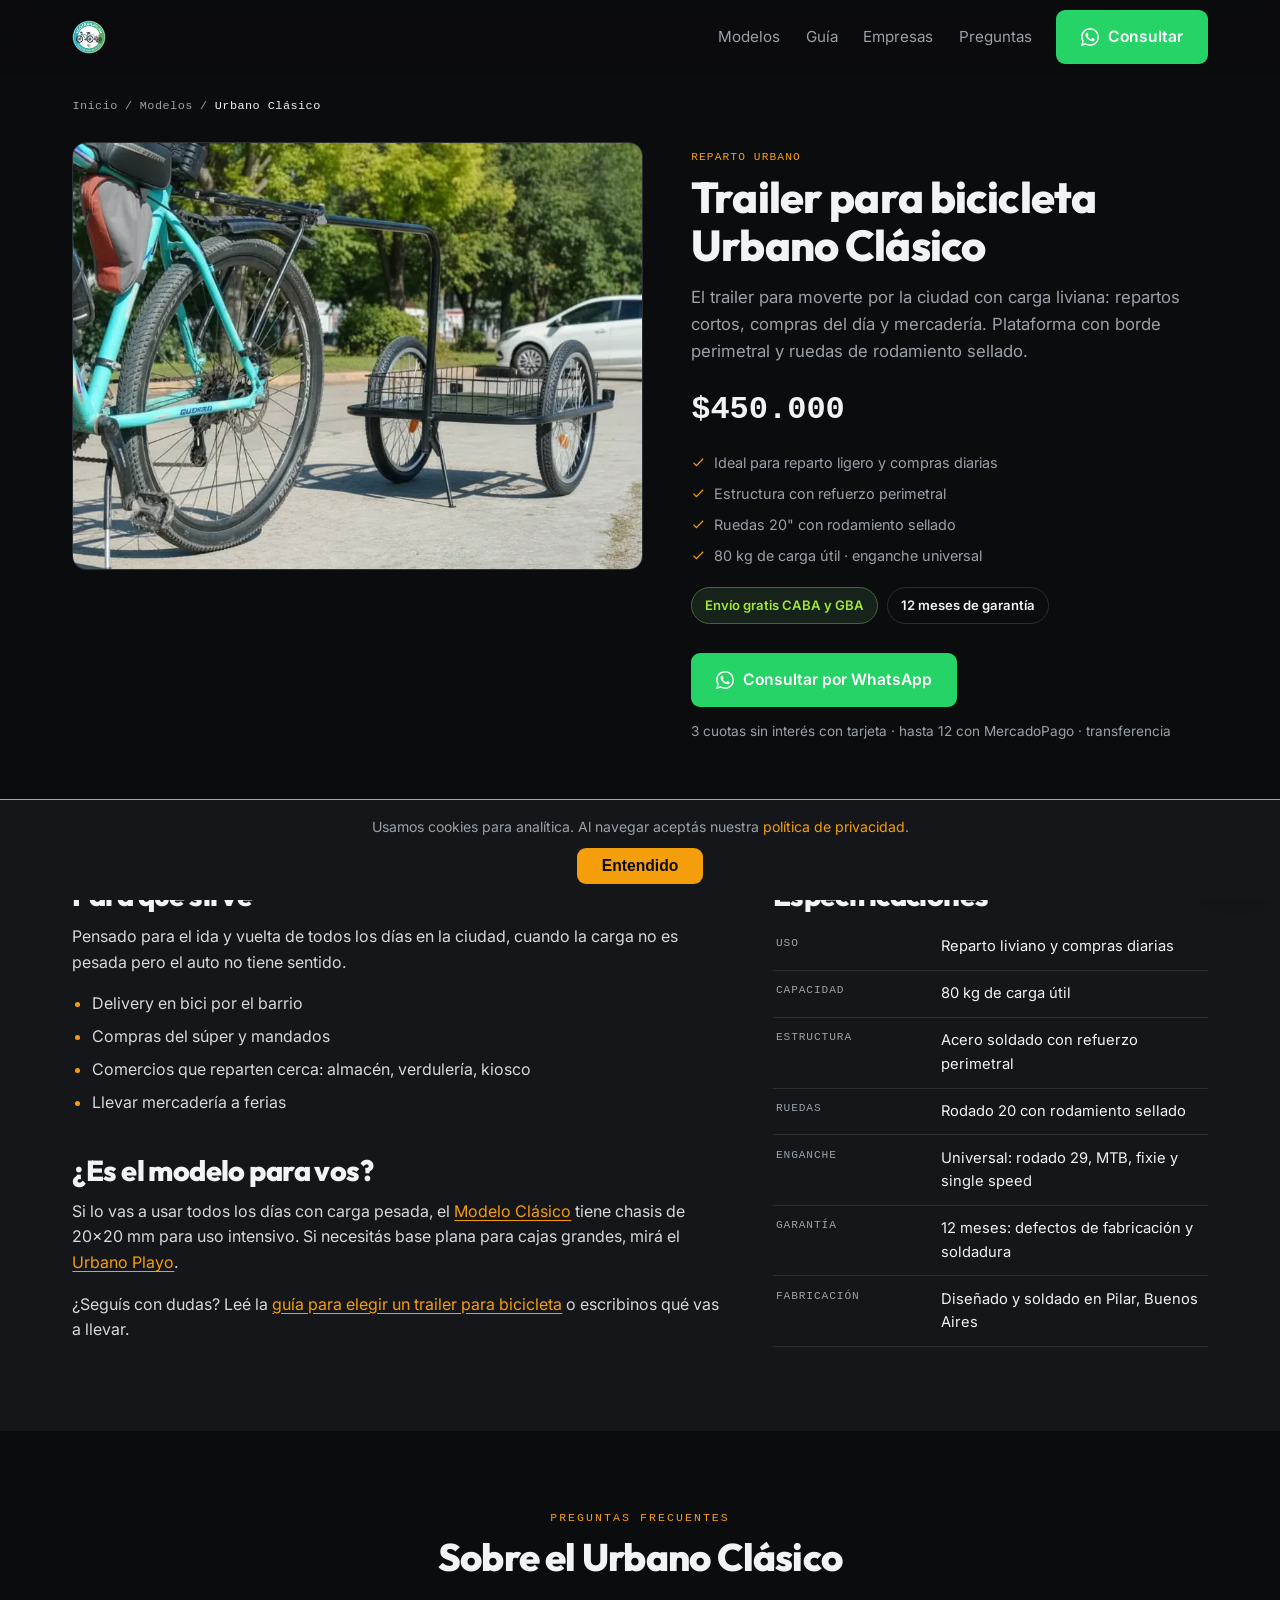
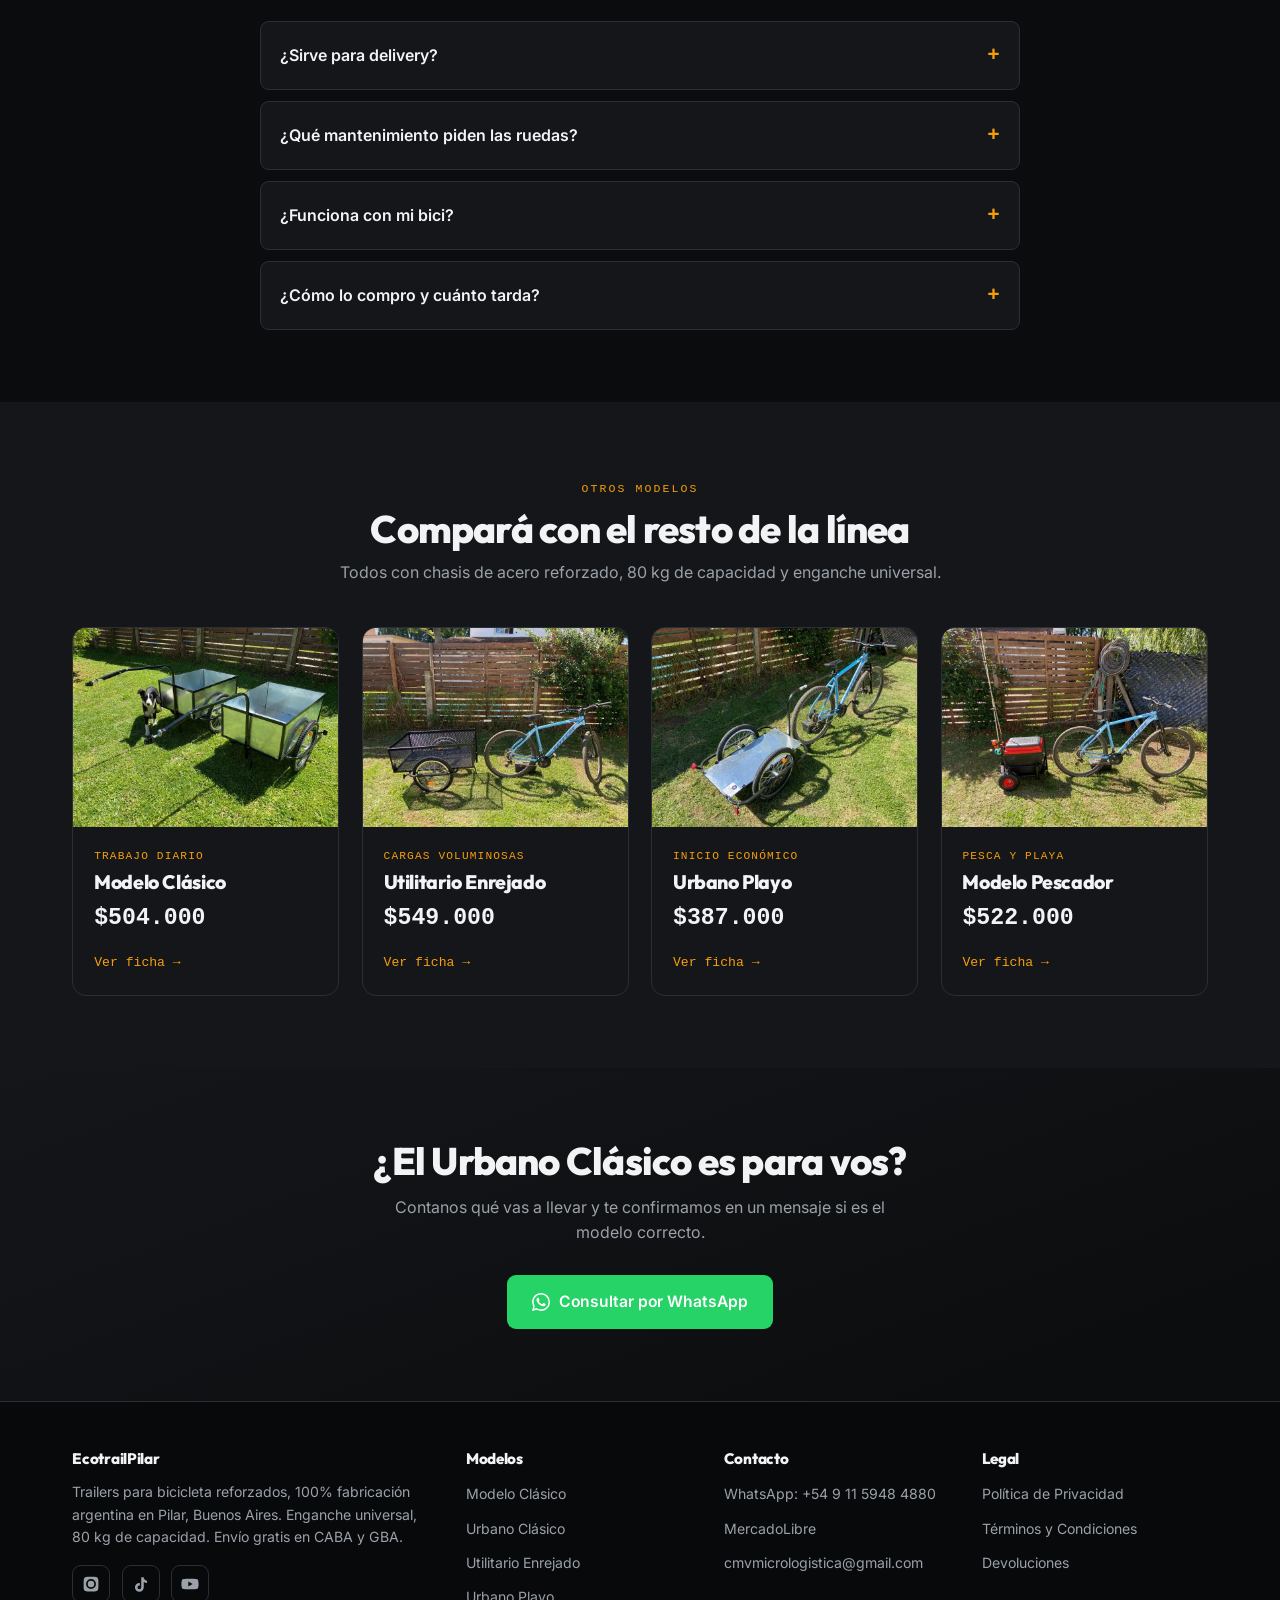
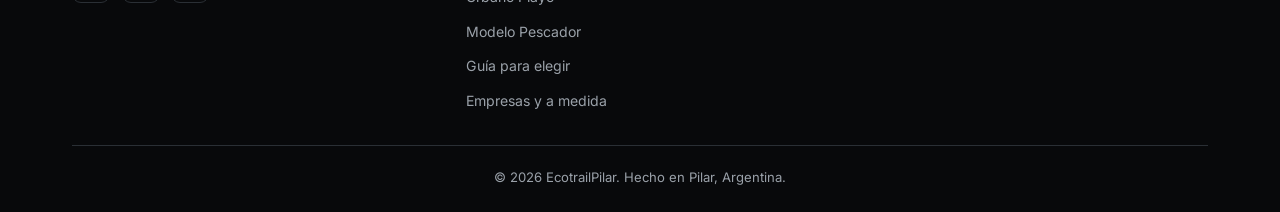
<file: trailer-bicicleta-urbano-clasico.html>
<!DOCTYPE html>
<html lang="es">
<head>
    <!-- Google tag (gtag.js) -->
    <script async src="https://www.googletagmanager.com/gtag/js?id=G-WB73V3SQ96"></script>
    <script>
        window.dataLayer = window.dataLayer || [];
        function gtag(){dataLayer.push(arguments);}
        gtag('js', new Date());
        gtag('config', 'G-WB73V3SQ96');
    </script>
    <!-- PROMOS por tiempo limitado: todo lo marcado con data-promo se ve solo hasta PROMO_FIN (hora Argentina) y se oculta solo al vencer. -->
    <script>window.PROMO_FIN='2026-11-22T23:59:59-03:00';if(Date.now()<Date.parse(window.PROMO_FIN))document.documentElement.classList.add('promo-on');</script>
    <meta charset="UTF-8">
    <meta name="viewport" content="width=device-width, initial-scale=1.0, viewport-fit=cover">
    <title>Trailer para Bicicleta Urbano Clásico para Reparto | EcotrailPilar</title>
    <meta name="description" content="Trailer para bicicleta Urbano Clásico: para reparto liviano y compras diarias. Estructura con refuerzo perimetral, ruedas rodado 20 con rodamiento sellado, 80 kg. Fabricado en Pilar.">
    <meta name="author" content="EcotrailPilar">
    <meta name="robots" content="index, follow, max-snippet:-1, max-image-preview:large, max-video-preview:-1">
    <link rel="canonical" href="https://ecotrailpilar.com/trailer-bicicleta-urbano-clasico.html">
    <meta name="theme-color" content="#0b0c0e">
    <link rel="icon" href="/favicon.ico" type="image/x-icon">
    <meta property="og:type" content="website">
    <meta property="og:title" content="Trailer para Bicicleta Urbano Clásico para Reparto | EcotrailPilar">
    <meta property="og:description" content="Trailer para bicicleta Urbano Clásico: para reparto liviano y compras diarias. Estructura con refuerzo perimetral, ruedas rodado 20 con rodamiento sellado, 80 kg. Fabricado en Pilar.">
    <meta property="og:image" content="https://ecotrailpilar.com/assets/images/urbano.webp">
    <meta property="og:url" content="https://ecotrailpilar.com/trailer-bicicleta-urbano-clasico.html">
    <meta property="og:site_name" content="EcotrailPilar">
    <meta property="og:locale" content="es_AR">
    <meta name="twitter:card" content="summary_large_image">
    <link rel="preconnect" href="https://fonts.googleapis.com">
    <link rel="preconnect" href="https://fonts.gstatic.com" crossorigin>
    <link href="https://fonts.googleapis.com/css2?family=Outfit:wght@600;800&family=Inter:wght@400;600&display=swap" rel="stylesheet">
    <link rel="stylesheet" href="/styles.css?v=20261118">
    <script type="application/ld+json">{"@context": "https://schema.org", "@type": "Product", "@id": "https://ecotrailpilar.com/trailer-bicicleta-urbano-clasico.html#product", "name": "EcotrailPilar Urbano Clásico", "sku": "ECOTRAIL-URBANO-CLASICO", "category": "Trailer para bicicleta", "image": ["https://ecotrailpilar.com/assets/images/urbano.webp"], "description": "Trailer para bicicleta Urbano Clásico: para reparto liviano y compras diarias. Estructura con refuerzo perimetral, ruedas rodado 20 con rodamiento sellado, 80 kg. Fabricado en Pilar.", "url": "https://ecotrailpilar.com/trailer-bicicleta-urbano-clasico.html", "brand": {"@type": "Brand", "name": "EcotrailPilar"}, "manufacturer": {"@type": "Organization", "@id": "https://ecotrailpilar.com/#business", "name": "EcotrailPilar"}, "offers": {"@type": "Offer", "price": "450000", "priceCurrency": "ARS", "availability": "https://schema.org/InStock", "itemCondition": "https://schema.org/NewCondition", "url": "https://ecotrailpilar.com/trailer-bicicleta-urbano-clasico.html", "seller": {"@type": "Organization", "@id": "https://ecotrailpilar.com/#business", "name": "EcotrailPilar"}}}</script>
    <script type="application/ld+json">{"@context": "https://schema.org", "@type": "BreadcrumbList", "itemListElement": [{"@type": "ListItem", "position": 1, "name": "Inicio", "item": "https://ecotrailpilar.com/"}, {"@type": "ListItem", "position": 2, "name": "Modelos", "item": "https://ecotrailpilar.com/#modelos"}, {"@type": "ListItem", "position": 3, "name": "Urbano Clásico"}]}</script>
</head>
<body>
    <a href="#contenido" class="skip-link">Saltar al contenido</a>
    <header id="hdr">
        <div class="container header-row">
            <a href="/" class="logo" aria-label="EcotrailPilar — Inicio">
                <img src="/assets/images/logo.webp" alt="EcotrailPilar" height="34"
                     onerror="this.style.display='none';this.insertAdjacentHTML('afterend','<span class=&quot;logo-fallback&quot;>Ecotrail<b>Pilar</b></span>')">
            </a>
            <nav class="nav" id="nav" aria-label="Navegación principal">
                <a href="/#modelos">Modelos</a>
                <a href="/guia-trailer-para-bicicleta.html">Guía</a>
                <a href="/trailer-bicicleta-empresas.html">Empresas</a>
                <a href="/#faq">Preguntas</a>
            </nav>
            <a class="btn btn--wa header-cta" target="_blank" rel="noopener" href="https://wa.me/5491159484880?text=Hola%20EcotrailPilar%2C%20quiero%20consultar%20por%20un%20trailer.">
                <svg viewBox="0 0 24 24" fill="currentColor"><path d="M.057 24l1.687-6.163a11.867 11.867 0 01-1.587-5.946C.16 5.335 5.495 0 12.05 0a11.817 11.817 0 018.413 3.488 11.824 11.824 0 013.48 8.414c-.003 6.557-5.338 11.892-11.893 11.892a11.9 11.9 0 01-5.688-1.448L.057 24zm6.597-3.807c1.676.995 3.276 1.591 5.392 1.592 5.448 0 9.886-4.434 9.889-9.885.002-5.462-4.415-9.89-9.881-9.892-5.452 0-9.887 4.434-9.889 9.884a9.86 9.86 0 001.515 5.26l-.999 3.648 3.736-.979zm11.387-5.464c-.074-.124-.272-.198-.57-.347-.297-.149-1.758-.868-2.031-.967-.272-.099-.47-.149-.669.149-.198.297-.768.967-.941 1.165-.173.198-.347.223-.644.074-.297-.149-1.255-.462-2.39-1.475-.883-.788-1.48-1.761-1.653-2.059-.173-.297-.018-.458.13-.606.134-.133.297-.347.446-.521.151-.172.2-.296.3-.495.099-.198.05-.372-.025-.521-.075-.148-.669-1.611-.916-2.206-.242-.579-.487-.501-.669-.51l-.57-.01c-.198 0-.52.074-.792.372s-1.04 1.016-1.04 2.479 1.065 2.876 1.213 3.074c.149.198 2.095 3.2 5.076 4.487.709.306 1.263.489 1.694.626.712.226 1.36.194 1.872.118.571-.085 1.758-.719 2.006-1.413.248-.695.248-1.29.173-1.414z"/></svg>
                Consultar
            </a>
            <button class="burger" id="burger" aria-label="Abrir menú" aria-expanded="false">
                <svg viewBox="0 0 24 24" fill="none" stroke="currentColor" stroke-width="2"><line x1="3" y1="6" x2="21" y2="6"/><line x1="3" y1="12" x2="21" y2="12"/><line x1="3" y1="18" x2="21" y2="18"/></svg>
            </button>
        </div>
    </header>
    <main id="contenido">
        <nav class="crumbs container" aria-label="Ubicación"><a href="/">Inicio</a><span aria-hidden="true">/</span><a href="/#modelos">Modelos</a><span aria-hidden="true">/</span><span aria-current="page">Urbano Clásico</span></nav>
        <section class="pdp">
            <div class="container pdp-grid">
                <div class="card-img pdp-img"><img srcset="/assets/images/urbano-800.webp 800w, /assets/images/urbano.webp 1024w" sizes="(max-width: 820px) 100vw, 600px" src="/assets/images/urbano.webp" alt="Trailer para bicicleta Urbano Clásico de EcotrailPilar enganchado a una bici, con plataforma y borde perimetral" width="1024" height="1024" fetchpriority="high"></div>
                <div class="pdp-info">
                    <span class="card-use">Reparto urbano</span>
                    <h1>Trailer para bicicleta Urbano Clásico</h1>
                    <p class="pdp-lead">El trailer para moverte por la ciudad con carga liviana: repartos cortos, compras del día y mercadería. Plataforma con borde perimetral y ruedas de rodamiento sellado.</p>
                    <div class="pdp-price">$450.000</div>
                    <ul class="card-specs">
                            <li><svg viewBox="0 0 24 24" fill="currentColor"><path d="M9 16.17L4.83 12l-1.42 1.41L9 19 21 7l-1.41-1.41z"/></svg> Ideal para reparto ligero y compras diarias</li>
                            <li><svg viewBox="0 0 24 24" fill="currentColor"><path d="M9 16.17L4.83 12l-1.42 1.41L9 19 21 7l-1.41-1.41z"/></svg> Estructura con refuerzo perimetral</li>
                            <li><svg viewBox="0 0 24 24" fill="currentColor"><path d="M9 16.17L4.83 12l-1.42 1.41L9 19 21 7l-1.41-1.41z"/></svg> Ruedas 20" con rodamiento sellado</li>
                            <li><svg viewBox="0 0 24 24" fill="currentColor"><path d="M9 16.17L4.83 12l-1.42 1.41L9 19 21 7l-1.41-1.41z"/></svg> 80 kg de carga útil · enganche universal</li>
                    </ul>
                    <div class="hero-strip">
                        <span class="pill pill--free">Envío gratis CABA y GBA</span>
                        <span class="pill">12 meses de garantía</span>
                    </div>
                    <div class="pdp-cta">
                        <a class="btn btn--wa" target="_blank" rel="noopener" href="https://wa.me/5491159484880?text=Hola%20EcotrailPilar%2C%20me%20interesa%20el%20URBANO%20CL%C3%81SICO%20%28%24450.000%29.%20%C2%BFMe%20asesoran%3F">
                            <svg viewBox="0 0 24 24" fill="currentColor"><path d="M.057 24l1.687-6.163a11.867 11.867 0 01-1.587-5.946C.16 5.335 5.495 0 12.05 0a11.817 11.817 0 018.413 3.488 11.824 11.824 0 013.48 8.414c-.003 6.557-5.338 11.892-11.893 11.892a11.9 11.9 0 01-5.688-1.448L.057 24zm6.597-3.807c1.676.995 3.276 1.591 5.392 1.592 5.448 0 9.886-4.434 9.889-9.885.002-5.462-4.415-9.89-9.881-9.892-5.452 0-9.887 4.434-9.889 9.884a9.86 9.86 0 001.515 5.26l-.999 3.648 3.736-.979zm11.387-5.464c-.074-.124-.272-.198-.57-.347-.297-.149-1.758-.868-2.031-.967-.272-.099-.47-.149-.669.149-.198.297-.768.967-.941 1.165-.173.198-.347.223-.644.074-.297-.149-1.255-.462-2.39-1.475-.883-.788-1.48-1.761-1.653-2.059-.173-.297-.018-.458.13-.606.134-.133.297-.347.446-.521.151-.172.2-.296.3-.495.099-.198.05-.372-.025-.521-.075-.148-.669-1.611-.916-2.206-.242-.579-.487-.501-.669-.51l-.57-.01c-.198 0-.52.074-.792.372s-1.04 1.016-1.04 2.479 1.065 2.876 1.213 3.074c.149.198 2.095 3.2 5.076 4.487.709.306 1.263.489 1.694.626.712.226 1.36.194 1.872.118.571-.085 1.758-.719 2.006-1.413.248-.695.248-1.29.173-1.414z"/></svg>
                            Consultar por WhatsApp
                        </a>
                    </div>
                    <p class="pdp-pay">3 cuotas sin interés con tarjeta · hasta 12 con MercadoPago · transferencia</p>
                </div>
            </div>
        </section>

        <section class="section section--alt">
            <div class="container pdp-cols">
                <div class="prose">
                    <h2>Para qué sirve</h2>
                    <p>Pensado para el ida y vuelta de todos los días en la ciudad, cuando la carga no es pesada pero el auto no tiene sentido.</p>
                    <ul>
                        <li>Delivery en bici por el barrio</li>
                        <li>Compras del súper y mandados</li>
                        <li>Comercios que reparten cerca: almacén, verdulería, kiosco</li>
                        <li>Llevar mercadería a ferias</li>
                    </ul>
                    <h2>¿Es el modelo para vos?</h2>
                    <p>Si lo vas a usar todos los días con carga pesada, el <a href="/trailer-bicicleta-modelo-clasico.html">Modelo Clásico</a> tiene chasis de 20×20 mm para uso intensivo. Si necesitás base plana para cajas grandes, mirá el <a href="/trailer-bicicleta-urbano-playo.html">Urbano Playo</a>.</p>
                    <p>¿Seguís con dudas? Leé la <a href="/guia-trailer-para-bicicleta.html">guía para elegir un trailer para bicicleta</a> o escribinos qué vas a llevar.</p>
                </div>
                <div>
                    <h2 class="specs-title">Especificaciones</h2>
                    <table class="spec-table">
                        <tbody>
                            <tr><th scope="row">Uso</th><td>Reparto liviano y compras diarias</td></tr>
                            <tr><th scope="row">Capacidad</th><td>80 kg de carga útil</td></tr>
                            <tr><th scope="row">Estructura</th><td>Acero soldado con refuerzo perimetral</td></tr>
                            <tr><th scope="row">Ruedas</th><td>Rodado 20 con rodamiento sellado</td></tr>
                            <tr><th scope="row">Enganche</th><td>Universal: rodado 29, MTB, fixie y single speed</td></tr>
                            <tr><th scope="row">Garantía</th><td>12 meses: defectos de fabricación y soldadura</td></tr>
                            <tr><th scope="row">Fabricación</th><td>Diseñado y soldado en Pilar, Buenos Aires</td></tr>
                        </tbody>
                    </table>
                </div>
            </div>
        </section>

        <section class="section">
            <div class="container">
                <div class="section-head">
                    <span class="eyebrow">Preguntas frecuentes</span>
                    <h2>Sobre el Urbano Clásico</h2>
                </div>
                <div class="faq">
                    <details><summary>¿Sirve para delivery?</summary><div class="faq-body">Sí, está pensado para reparto liviano y compras diarias. Si el reparto es intensivo y con mucho peso todos los días, te conviene el Modelo Clásico.</div></details>
                    <details><summary>¿Qué mantenimiento piden las ruedas?</summary><div class="faq-body">Las ruedas son rodado 20 con rodamiento sellado, que piden poco mantenimiento. Revisá la presión de las cubiertas y el enganche antes de salir.</div></details>
                    <details><summary>¿Funciona con mi bici?</summary><div class="faq-body">Sí, con el 99% de las bicis: el enganche universal es compatible con rodado 29, MTB, fixie y single speed, y se adapta a casi cualquier tubo trasero. Si tenés dudas, mandanos una foto de tu bici por WhatsApp.</div></details>
                    <details><summary>¿Cómo lo compro y cuánto tarda?</summary><div class="faq-body">Envío gratis en CABA y GBA (3 a 5 días hábiles). Al interior coordinamos el costo por WhatsApp antes de cerrar la compra. 3 cuotas sin interés con tarjeta de crédito, hasta 12 con MercadoPago según tu banco, o transferencia. Despachamos en hasta 20 días.</div></details>
                </div>
            </div>
        </section>

        <section class="section section--alt">
            <div class="container">
                <div class="section-head">
                    <span class="eyebrow">Otros modelos</span>
                    <h2>Compará con el resto de la línea</h2>
                    <p>Todos con chasis de acero reforzado, 80 kg de capacidad y enganche universal.</p>
                </div>
                <div class="models models--mini">
                    <article class="card">
                        <div class="tag-top tag-promo" data-promo>−30%</div>
                        <a class="card-img" href="/trailer-bicicleta-modelo-clasico.html" tabindex="-1" aria-hidden="true"><img srcset="/assets/images/clasico-800.webp 800w, /assets/images/clasico.webp 1600w" sizes="(max-width: 700px) 92vw, 380px" src="/assets/images/clasico.webp" alt="" loading="lazy" width="400" height="300"></a>
                        <div class="card-body">
                            <div class="card-use">Trabajo diario</div>
                            <h3><a href="/trailer-bicicleta-modelo-clasico.html">Modelo Clásico</a></h3>
                            <div class="card-price promo-off">$504.000</div>
                            <div class="promo-price" data-promo><s>$504.000</s><b>$352.800</b></div>
                            <a class="card-more" href="/trailer-bicicleta-modelo-clasico.html">Ver ficha →</a>
                        </div>
                    </article>
                    <article class="card">
                        <a class="card-img" href="/trailer-bicicleta-utilitario-enrejado.html" tabindex="-1" aria-hidden="true"><img srcset="/assets/images/utilitario-800.webp 800w, /assets/images/utilitario.webp 1280w" sizes="(max-width: 700px) 92vw, 380px" src="/assets/images/utilitario.webp" alt="" loading="lazy" width="400" height="300"></a>
                        <div class="card-body">
                            <div class="card-use">Cargas voluminosas</div>
                            <h3><a href="/trailer-bicicleta-utilitario-enrejado.html">Utilitario Enrejado</a></h3>
                            <div class="card-price">$549.000</div>
                            <a class="card-more" href="/trailer-bicicleta-utilitario-enrejado.html">Ver ficha →</a>
                        </div>
                    </article>
                    <article class="card">
                        <div class="tag-top tag-promo" data-promo>−30%</div>
                        <a class="card-img" href="/trailer-bicicleta-urbano-playo.html" tabindex="-1" aria-hidden="true"><img srcset="/assets/images/playo-800.webp 800w, /assets/images/playo.webp 1280w" sizes="(max-width: 700px) 92vw, 380px" src="/assets/images/playo.webp" alt="" loading="lazy" width="400" height="300"></a>
                        <div class="card-body">
                            <div class="card-use">Inicio económico</div>
                            <h3><a href="/trailer-bicicleta-urbano-playo.html">Urbano Playo</a></h3>
                            <div class="card-price promo-off">$387.000</div>
                            <div class="promo-price" data-promo><s>$387.000</s><b>$270.900</b></div>
                            <a class="card-more" href="/trailer-bicicleta-urbano-playo.html">Ver ficha →</a>
                        </div>
                    </article>
                    <article class="card">
                        <a class="card-img" href="/trailer-bicicleta-pescador.html" tabindex="-1" aria-hidden="true"><img srcset="/assets/images/pescador-800.webp 800w, /assets/images/pescador.webp 1280w" sizes="(max-width: 700px) 92vw, 380px" src="/assets/images/pescador.webp" alt="" loading="lazy" width="400" height="300"></a>
                        <div class="card-body">
                            <div class="card-use">Pesca y playa</div>
                            <h3><a href="/trailer-bicicleta-pescador.html">Modelo Pescador</a></h3>
                            <div class="card-price">$522.000</div>
                            <a class="card-more" href="/trailer-bicicleta-pescador.html">Ver ficha →</a>
                        </div>
                    </article>
                </div>
            </div>
        </section>

        <section class="section cta-final">
            <div class="container">
                <h2>¿El Urbano Clásico es para vos?</h2>
                <p>Contanos qué vas a llevar y te confirmamos en un mensaje si es el modelo correcto.</p>
                <a class="btn btn--wa" target="_blank" rel="noopener" href="https://wa.me/5491159484880?text=Hola%20EcotrailPilar%2C%20me%20interesa%20el%20URBANO%20CL%C3%81SICO%20%28%24450.000%29.%20%C2%BFMe%20asesoran%3F">
                    <svg viewBox="0 0 24 24" fill="currentColor"><path d="M.057 24l1.687-6.163a11.867 11.867 0 01-1.587-5.946C.16 5.335 5.495 0 12.05 0a11.817 11.817 0 018.413 3.488 11.824 11.824 0 013.48 8.414c-.003 6.557-5.338 11.892-11.893 11.892a11.9 11.9 0 01-5.688-1.448L.057 24zm6.597-3.807c1.676.995 3.276 1.591 5.392 1.592 5.448 0 9.886-4.434 9.889-9.885.002-5.462-4.415-9.89-9.881-9.892-5.452 0-9.887 4.434-9.889 9.884a9.86 9.86 0 001.515 5.26l-.999 3.648 3.736-.979zm11.387-5.464c-.074-.124-.272-.198-.57-.347-.297-.149-1.758-.868-2.031-.967-.272-.099-.47-.149-.669.149-.198.297-.768.967-.941 1.165-.173.198-.347.223-.644.074-.297-.149-1.255-.462-2.39-1.475-.883-.788-1.48-1.761-1.653-2.059-.173-.297-.018-.458.13-.606.134-.133.297-.347.446-.521.151-.172.2-.296.3-.495.099-.198.05-.372-.025-.521-.075-.148-.669-1.611-.916-2.206-.242-.579-.487-.501-.669-.51l-.57-.01c-.198 0-.52.074-.792.372s-1.04 1.016-1.04 2.479 1.065 2.876 1.213 3.074c.149.198 2.095 3.2 5.076 4.487.709.306 1.263.489 1.694.626.712.226 1.36.194 1.872.118.571-.085 1.758-.719 2.006-1.413.248-.695.248-1.29.173-1.414z"/></svg>
                    Consultar por WhatsApp
                </a>
            </div>
        </section>
    </main>

    <footer>
        <div class="container">
            <div class="footer-grid">
                <div class="footer-col">
                    <h4>EcotrailPilar</h4>
                    <p>Trailers para bicicleta reforzados, 100% fabricación argentina en Pilar, Buenos Aires. Enganche universal, 80 kg de capacidad. Envío gratis en CABA y GBA.</p>
                    <div class="social">
                            <a href="https://www.instagram.com/ecotrailpilar/" target="_blank" rel="noopener" aria-label="Instagram"><svg viewBox="0 0 24 24" fill="currentColor"><path d="M12 2.2c3.2 0 3.6 0 4.9.07 1.2.06 1.8.25 2.2.42.6.2 1 .5 1.4.9.4.4.7.8.9 1.4.17.5.36 1 .42 2.2.06 1.3.07 1.7.07 4.9s0 3.6-.07 4.9c-.06 1.2-.25 1.8-.42 2.2-.2.6-.5 1-.9 1.4-.4.4-.8.7-1.4.9-.5.17-1 .36-2.2.42-1.3.06-1.7.07-4.9.07s-3.6 0-4.9-.07c-1.2-.06-1.8-.25-2.2-.42-.6-.2-1-.5-1.4-.9-.4-.4-.7-.8-.9-1.4-.17-.5-.36-1-.42-2.2C2.2 15.6 2.2 15.2 2.2 12s0-3.6.07-4.9c.06-1.2.25-1.8.42-2.2.2-.6.5-1 .9-1.4.4-.4.8-.7 1.4-.9.5-.17 1-.36 2.2-.42C8.4 2.2 8.8 2.2 12 2.2zm0 3.2A6.6 6.6 0 1012 18.6 6.6 6.6 0 0012 5.4zm0 10.9a4.3 4.3 0 110-8.6 4.3 4.3 0 010 8.6zm6.8-11.2a1.5 1.5 0 11-3.1 0 1.5 1.5 0 013.1 0z"/></svg></a>
                            <a href="https://www.tiktok.com/@ecotrail.pilar" target="_blank" rel="noopener" aria-label="TikTok"><svg viewBox="0 0 24 24" fill="currentColor"><path d="M16.6 5.8a4.3 4.3 0 01-1-2.8h-3.3v13.4a2.5 2.5 0 11-2.5-2.5c.2 0 .5 0 .7.1v-3.4a6 6 0 00-.7-.04 5.9 5.9 0 105.9 5.9V9.4a7.6 7.6 0 004.4 1.4V7.5a4.3 4.3 0 01-3.5-1.7z"/></svg></a>
                            <a href="https://www.youtube.com/@ecotrailpilar" target="_blank" rel="noopener" aria-label="YouTube"><svg viewBox="0 0 24 24" fill="currentColor"><path d="M23 7.5a3 3 0 00-2.1-2.1C19 4.9 12 4.9 12 4.9s-7 0-8.9.5A3 3 0 001 7.5 31 31 0 00.5 12 31 31 0 001 16.5a3 3 0 002.1 2.1c1.9.5 8.9.5 8.9.5s7 0 8.9-.5a3 3 0 002.1-2.1A31 31 0 0023.5 12 31 31 0 0023 7.5zM9.8 15.3V8.7l5.7 3.3z"/></svg></a>
                        </div>
                </div>
                <div class="footer-col">
                    <h4>Modelos</h4>
                    <ul>
                        <li><a href="/trailer-bicicleta-modelo-clasico.html">Modelo Clásico</a></li>
                        <li><a href="/trailer-bicicleta-urbano-clasico.html">Urbano Clásico</a></li>
                        <li><a href="/trailer-bicicleta-utilitario-enrejado.html">Utilitario Enrejado</a></li>
                        <li><a href="/trailer-bicicleta-urbano-playo.html">Urbano Playo</a></li>
                        <li><a href="/trailer-bicicleta-pescador.html">Modelo Pescador</a></li>
                        <li><a href="/guia-trailer-para-bicicleta.html">Guía para elegir</a></li>
                        <li><a href="/trailer-bicicleta-empresas.html">Empresas y a medida</a></li>
                    </ul>
                </div>
                <div class="footer-col">
                    <h4>Contacto</h4>
                    <ul>
                        <li><a href="https://wa.me/5491159484880" target="_blank" rel="noopener">WhatsApp: +54 9 11 5948 4880</a></li>
                        <li><a href="https://www.mercadolibre.com.ar/pagina/cvarela27" target="_blank" rel="noopener">MercadoLibre</a></li>
                        <li><a href="mailto:cmvmicrologistica@gmail.com">cmvmicrologistica@gmail.com</a></li>
                    </ul>
                </div>
                <div class="footer-col">
                    <h4>Legal</h4>
                    <ul>
                        <li><a href="/privacidad.html">Política de Privacidad</a></li>
                        <li><a href="/terminos.html">Términos y Condiciones</a></li>
                        <li><a href="/devoluciones.html">Devoluciones</a></li>
                    </ul>
                </div>
            </div>
            <div class="footer-bottom">
                <p>&copy; <span id="year">2026</span> EcotrailPilar. Hecho en Pilar, Argentina.</p>
            </div>
        </div>
    </footer>

    <a class="fab-wa" target="_blank" rel="noopener" aria-label="Chatear por WhatsApp" href="https://wa.me/5491159484880?text=Hola%20EcotrailPilar%2C%20vi%20sus%20trailers%20y%20quiero%20consultar.">
        <svg viewBox="0 0 24 24" fill="currentColor"><path d="M.057 24l1.687-6.163a11.867 11.867 0 01-1.587-5.946C.16 5.335 5.495 0 12.05 0a11.817 11.817 0 018.413 3.488 11.824 11.824 0 013.48 8.414c-.003 6.557-5.338 11.892-11.893 11.892a11.9 11.9 0 01-5.688-1.448L.057 24zm6.597-3.807c1.676.995 3.276 1.591 5.392 1.592 5.448 0 9.886-4.434 9.889-9.885.002-5.462-4.415-9.89-9.881-9.892-5.452 0-9.887 4.434-9.889 9.884a9.86 9.86 0 001.515 5.26l-.999 3.648 3.736-.979zm11.387-5.464c-.074-.124-.272-.198-.57-.347-.297-.149-1.758-.868-2.031-.967-.272-.099-.47-.149-.669.149-.198.297-.768.967-.941 1.165-.173.198-.347.223-.644.074-.297-.149-1.255-.462-2.39-1.475-.883-.788-1.48-1.761-1.653-2.059-.173-.297-.018-.458.13-.606.134-.133.297-.347.446-.521.151-.172.2-.296.3-.495.099-.198.05-.372-.025-.521-.075-.148-.669-1.611-.916-2.206-.242-.579-.487-.501-.669-.51l-.57-.01c-.198 0-.52.074-.792.372s-1.04 1.016-1.04 2.479 1.065 2.876 1.213 3.074c.149.198 2.095 3.2 5.076 4.487.709.306 1.263.489 1.694.626.712.226 1.36.194 1.872.118.571-.085 1.758-.719 2.006-1.413.248-.695.248-1.29.173-1.414z"/></svg>
    </a>
    <button class="to-top" id="toTop" aria-label="Volver arriba">
        <svg viewBox="0 0 24 24" fill="none" stroke="currentColor" stroke-width="2"><polyline points="18 15 12 9 6 15"/></svg>
    </button>

    <div class="cookie" id="cookie">
        <p>Usamos cookies para analítica. Al navegar aceptás nuestra <a href="/privacidad.html">política de privacidad</a>.</p>
        <button class="btn btn--amber" id="cookieOk" style="padding:.5rem 1.5rem">Entendido</button>
    </div>

    <script src="/script.js?v=20261118" defer></script>
</body>
</html>
</file>
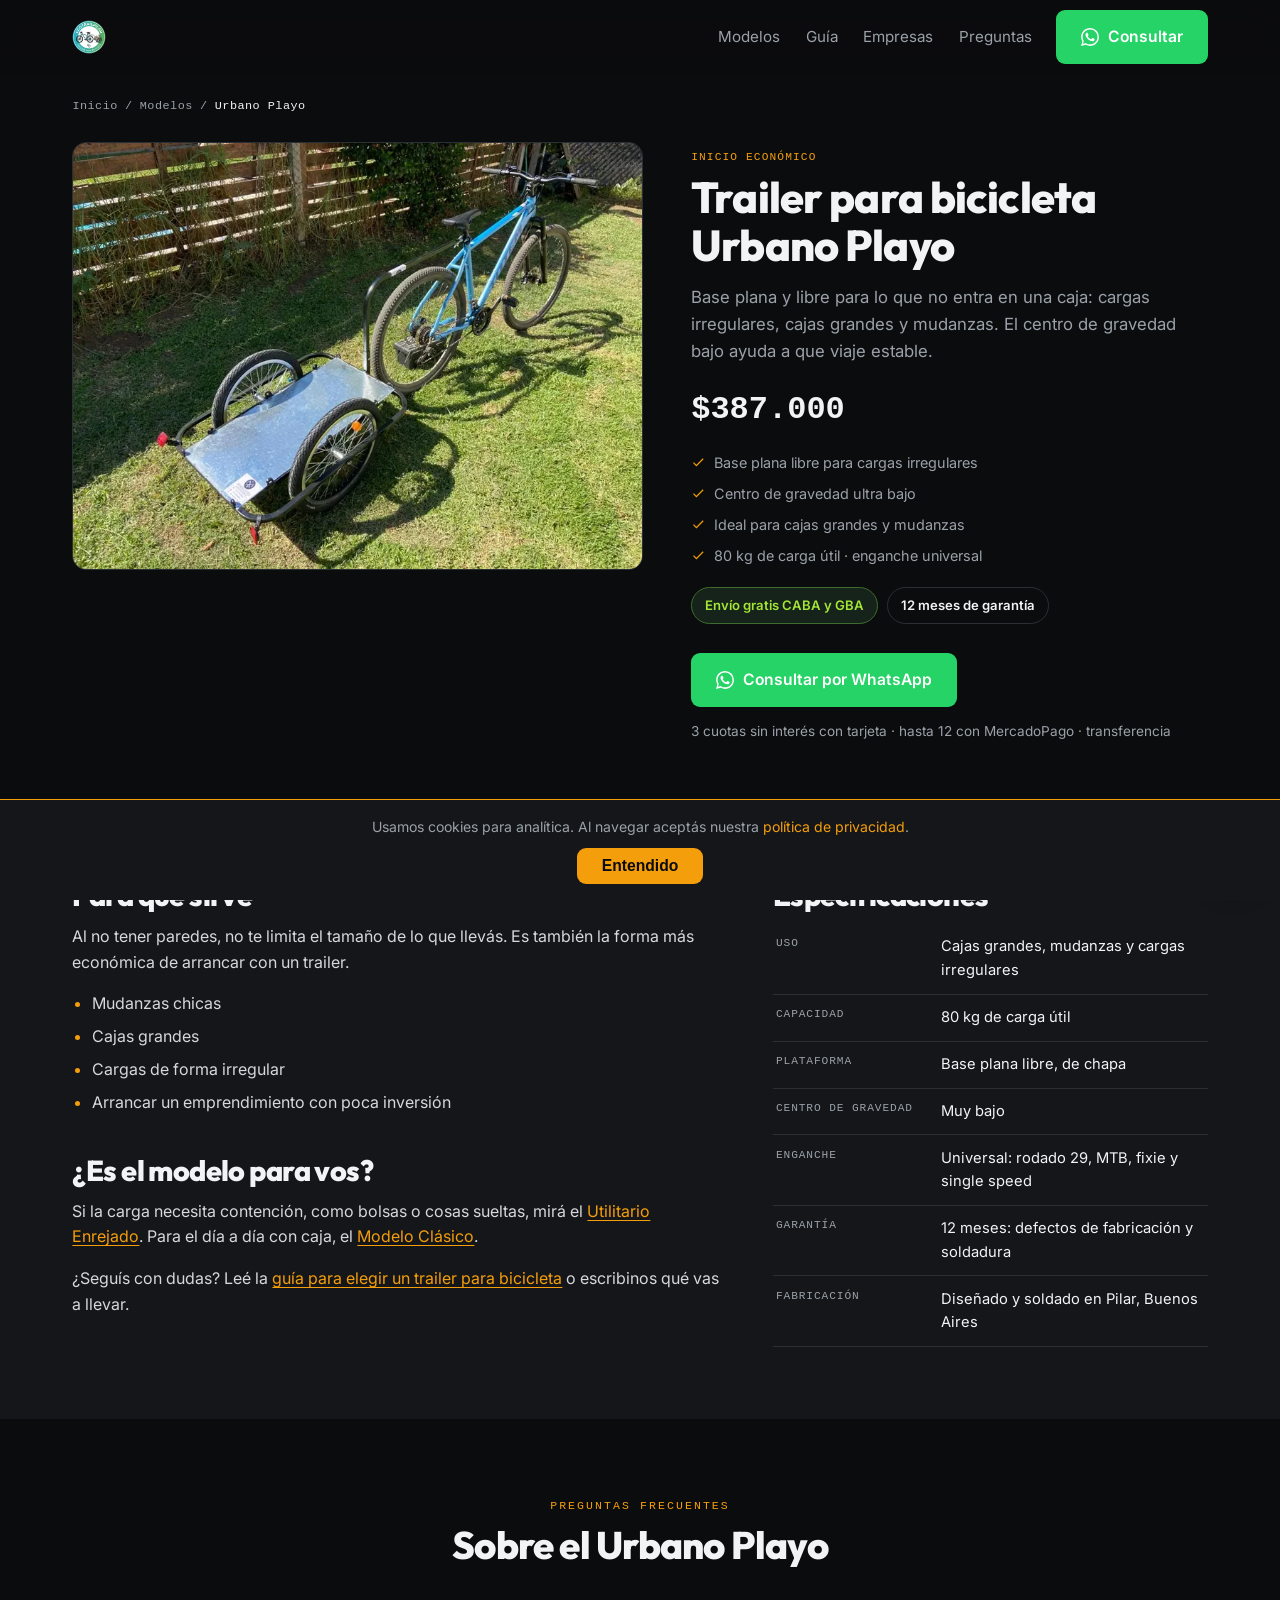
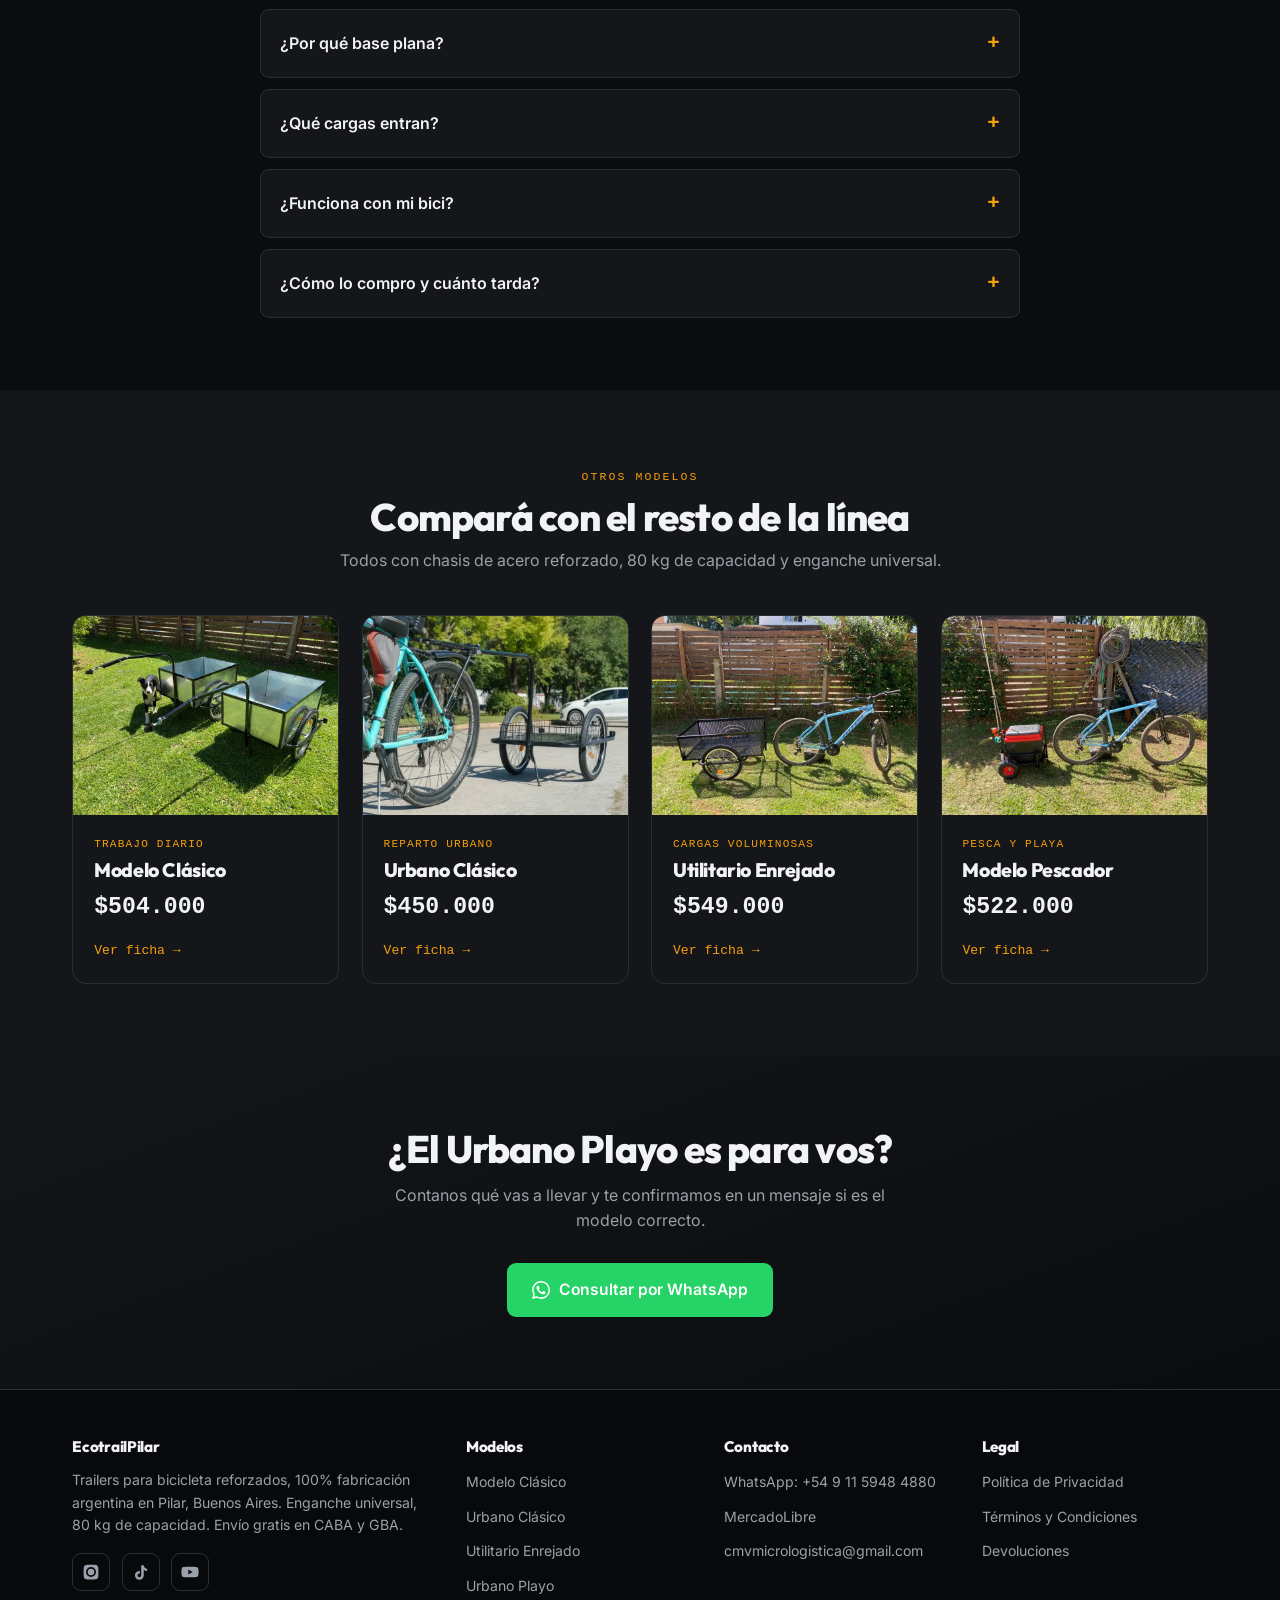
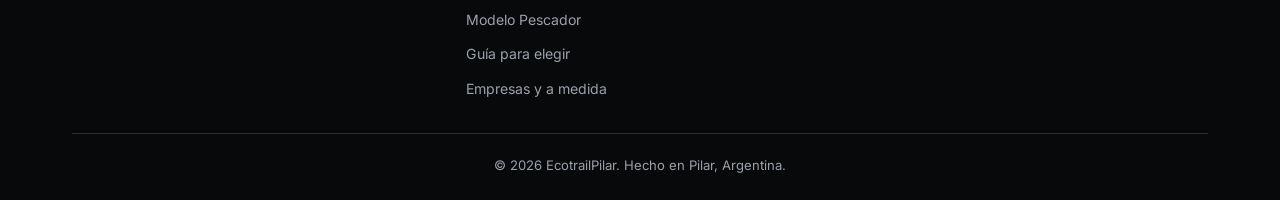
<file: trailer-bicicleta-urbano-playo.html>
<!DOCTYPE html>
<html lang="es">
<head>
    <!-- Google tag (gtag.js) -->
    <script async src="https://www.googletagmanager.com/gtag/js?id=G-WB73V3SQ96"></script>
    <script>
        window.dataLayer = window.dataLayer || [];
        function gtag(){dataLayer.push(arguments);}
        gtag('js', new Date());
        gtag('config', 'G-WB73V3SQ96');
    </script>
    <!-- PROMOS por tiempo limitado: todo lo marcado con data-promo se ve solo hasta PROMO_FIN (hora Argentina) y se oculta solo al vencer. -->
    <script>window.PROMO_FIN='2026-11-22T23:59:59-03:00';if(Date.now()<Date.parse(window.PROMO_FIN))document.documentElement.classList.add('promo-on');</script>
    <meta charset="UTF-8">
    <meta name="viewport" content="width=device-width, initial-scale=1.0, viewport-fit=cover">
    <title>Trailer para Bicicleta Urbano Playo, Base Plana | EcotrailPilar</title>
    <meta name="description" content="Trailer para bicicleta de base plana para cajas grandes, mudanzas y cargas irregulares. Centro de gravedad bajo, 80 kg y enganche universal. Fabricado en Pilar.">
    <meta name="author" content="EcotrailPilar">
    <meta name="robots" content="index, follow, max-snippet:-1, max-image-preview:large, max-video-preview:-1">
    <link rel="canonical" href="https://ecotrailpilar.com/trailer-bicicleta-urbano-playo.html">
    <meta name="theme-color" content="#0b0c0e">
    <link rel="icon" href="/favicon.ico" type="image/x-icon">
    <meta property="og:type" content="website">
    <meta property="og:title" content="Trailer para Bicicleta Urbano Playo, Base Plana | EcotrailPilar">
    <meta property="og:description" content="Trailer para bicicleta de base plana para cajas grandes, mudanzas y cargas irregulares. Centro de gravedad bajo, 80 kg y enganche universal. Fabricado en Pilar.">
    <meta property="og:image" content="https://ecotrailpilar.com/assets/images/playo.webp">
    <meta property="og:url" content="https://ecotrailpilar.com/trailer-bicicleta-urbano-playo.html">
    <meta property="og:site_name" content="EcotrailPilar">
    <meta property="og:locale" content="es_AR">
    <meta name="twitter:card" content="summary_large_image">
    <link rel="preconnect" href="https://fonts.googleapis.com">
    <link rel="preconnect" href="https://fonts.gstatic.com" crossorigin>
    <link href="https://fonts.googleapis.com/css2?family=Outfit:wght@600;800&family=Inter:wght@400;600&display=swap" rel="stylesheet">
    <link rel="stylesheet" href="/styles.css?v=20261118">
    <script type="application/ld+json">{"@context": "https://schema.org", "@type": "Product", "@id": "https://ecotrailpilar.com/trailer-bicicleta-urbano-playo.html#product", "name": "EcotrailPilar Urbano Playo", "sku": "ECOTRAIL-URBANO-PLAYO", "category": "Trailer para bicicleta", "image": ["https://ecotrailpilar.com/assets/images/playo.webp"], "description": "Trailer para bicicleta de base plana para cajas grandes, mudanzas y cargas irregulares. Centro de gravedad bajo, 80 kg y enganche universal. Fabricado en Pilar.", "url": "https://ecotrailpilar.com/trailer-bicicleta-urbano-playo.html", "brand": {"@type": "Brand", "name": "EcotrailPilar"}, "manufacturer": {"@type": "Organization", "@id": "https://ecotrailpilar.com/#business", "name": "EcotrailPilar"}, "offers": {"@type": "Offer", "price": "387000", "priceCurrency": "ARS", "availability": "https://schema.org/InStock", "itemCondition": "https://schema.org/NewCondition", "url": "https://ecotrailpilar.com/trailer-bicicleta-urbano-playo.html", "seller": {"@type": "Organization", "@id": "https://ecotrailpilar.com/#business", "name": "EcotrailPilar"}}}</script>
    <script type="application/ld+json">{"@context": "https://schema.org", "@type": "BreadcrumbList", "itemListElement": [{"@type": "ListItem", "position": 1, "name": "Inicio", "item": "https://ecotrailpilar.com/"}, {"@type": "ListItem", "position": 2, "name": "Modelos", "item": "https://ecotrailpilar.com/#modelos"}, {"@type": "ListItem", "position": 3, "name": "Urbano Playo"}]}</script>
</head>
<body>
    <a href="#contenido" class="skip-link">Saltar al contenido</a>
    <header id="hdr">
        <div class="container header-row">
            <a href="/" class="logo" aria-label="EcotrailPilar — Inicio">
                <img src="/assets/images/logo.webp" alt="EcotrailPilar" height="34"
                     onerror="this.style.display='none';this.insertAdjacentHTML('afterend','<span class=&quot;logo-fallback&quot;>Ecotrail<b>Pilar</b></span>')">
            </a>
            <nav class="nav" id="nav" aria-label="Navegación principal">
                <a href="/#modelos">Modelos</a>
                <a href="/guia-trailer-para-bicicleta.html">Guía</a>
                <a href="/trailer-bicicleta-empresas.html">Empresas</a>
                <a href="/#faq">Preguntas</a>
            </nav>
            <a class="btn btn--wa header-cta" target="_blank" rel="noopener" href="https://wa.me/5491159484880?text=Hola%20EcotrailPilar%2C%20quiero%20consultar%20por%20un%20trailer.">
                <svg viewBox="0 0 24 24" fill="currentColor"><path d="M.057 24l1.687-6.163a11.867 11.867 0 01-1.587-5.946C.16 5.335 5.495 0 12.05 0a11.817 11.817 0 018.413 3.488 11.824 11.824 0 013.48 8.414c-.003 6.557-5.338 11.892-11.893 11.892a11.9 11.9 0 01-5.688-1.448L.057 24zm6.597-3.807c1.676.995 3.276 1.591 5.392 1.592 5.448 0 9.886-4.434 9.889-9.885.002-5.462-4.415-9.89-9.881-9.892-5.452 0-9.887 4.434-9.889 9.884a9.86 9.86 0 001.515 5.26l-.999 3.648 3.736-.979zm11.387-5.464c-.074-.124-.272-.198-.57-.347-.297-.149-1.758-.868-2.031-.967-.272-.099-.47-.149-.669.149-.198.297-.768.967-.941 1.165-.173.198-.347.223-.644.074-.297-.149-1.255-.462-2.39-1.475-.883-.788-1.48-1.761-1.653-2.059-.173-.297-.018-.458.13-.606.134-.133.297-.347.446-.521.151-.172.2-.296.3-.495.099-.198.05-.372-.025-.521-.075-.148-.669-1.611-.916-2.206-.242-.579-.487-.501-.669-.51l-.57-.01c-.198 0-.52.074-.792.372s-1.04 1.016-1.04 2.479 1.065 2.876 1.213 3.074c.149.198 2.095 3.2 5.076 4.487.709.306 1.263.489 1.694.626.712.226 1.36.194 1.872.118.571-.085 1.758-.719 2.006-1.413.248-.695.248-1.29.173-1.414z"/></svg>
                Consultar
            </a>
            <button class="burger" id="burger" aria-label="Abrir menú" aria-expanded="false">
                <svg viewBox="0 0 24 24" fill="none" stroke="currentColor" stroke-width="2"><line x1="3" y1="6" x2="21" y2="6"/><line x1="3" y1="12" x2="21" y2="12"/><line x1="3" y1="18" x2="21" y2="18"/></svg>
            </button>
        </div>
    </header>
    <main id="contenido">
        <nav class="crumbs container" aria-label="Ubicación"><a href="/">Inicio</a><span aria-hidden="true">/</span><a href="/#modelos">Modelos</a><span aria-hidden="true">/</span><span aria-current="page">Urbano Playo</span></nav>
        <section class="pdp">
            <div class="container pdp-grid">
                <div class="card-img pdp-img"><div class="tag-top tag-promo tag-top--right" data-promo>−30%</div><img srcset="/assets/images/playo-800.webp 800w, /assets/images/playo.webp 1280w" sizes="(max-width: 820px) 100vw, 600px" src="/assets/images/playo.webp" alt="Trailer para bicicleta Urbano Playo de EcotrailPilar con base plana de chapa, enganchado a una bici" width="1280" height="960" fetchpriority="high"></div>
                <div class="pdp-info">
                    <span class="card-use">Inicio económico</span>
                    <h1>Trailer para bicicleta Urbano Playo</h1>
                    <p class="pdp-lead">Base plana y libre para lo que no entra en una caja: cargas irregulares, cajas grandes y mudanzas. El centro de gravedad bajo ayuda a que viaje estable.</p>
                    <div class="pdp-price promo-off">$387.000</div>
                    <div class="pdp-promo" data-promo>
                        <span class="eyebrow">Promo por tiempo limitado · 30% OFF</span>
                        <div class="promo-price promo-price--lg"><s>$387.000</s><b>$270.900</b><span class="promo-save">Ahorrás $116.100</span></div>
                        <p class="promo-clock"><svg viewBox="0 0 24 24" fill="none" stroke="currentColor" stroke-width="2" stroke-linecap="round" aria-hidden="true"><circle cx="12" cy="12" r="9"/><path d="M12 7v5l3 2"/></svg> Hasta el domingo 22/11 a las 23:59 <span data-countdown></span></p>
                    </div>
                    <ul class="card-specs">
                            <li><svg viewBox="0 0 24 24" fill="currentColor"><path d="M9 16.17L4.83 12l-1.42 1.41L9 19 21 7l-1.41-1.41z"/></svg> Base plana libre para cargas irregulares</li>
                            <li><svg viewBox="0 0 24 24" fill="currentColor"><path d="M9 16.17L4.83 12l-1.42 1.41L9 19 21 7l-1.41-1.41z"/></svg> Centro de gravedad ultra bajo</li>
                            <li><svg viewBox="0 0 24 24" fill="currentColor"><path d="M9 16.17L4.83 12l-1.42 1.41L9 19 21 7l-1.41-1.41z"/></svg> Ideal para cajas grandes y mudanzas</li>
                            <li><svg viewBox="0 0 24 24" fill="currentColor"><path d="M9 16.17L4.83 12l-1.42 1.41L9 19 21 7l-1.41-1.41z"/></svg> 80 kg de carga útil · enganche universal</li>
                    </ul>
                    <div class="hero-strip">
                        <span class="pill pill--free promo-off">Envío gratis CABA y GBA</span>
                        <span class="pill">12 meses de garantía</span>
                    </div>
                    <div class="pdp-cta">
                        <a class="btn btn--wa" data-promo data-promo-cta="playo_ficha" target="_blank" rel="noopener" href="https://wa.me/5491159484880?text=Hola%20EcotrailPilar%2C%20quiero%20reservar%20el%20URBANO%20PLAYO%20con%2030%25%20OFF%20%28%24270.900%29%20que%20vi%20en%20la%20web.">
                            <svg viewBox="0 0 24 24" fill="currentColor"><path d="M.057 24l1.687-6.163a11.867 11.867 0 01-1.587-5.946C.16 5.335 5.495 0 12.05 0a11.817 11.817 0 018.413 3.488 11.824 11.824 0 013.48 8.414c-.003 6.557-5.338 11.892-11.893 11.892a11.9 11.9 0 01-5.688-1.448L.057 24zm6.597-3.807c1.676.995 3.276 1.591 5.392 1.592 5.448 0 9.886-4.434 9.889-9.885.002-5.462-4.415-9.89-9.881-9.892-5.452 0-9.887 4.434-9.889 9.884a9.86 9.86 0 001.515 5.26l-.999 3.648 3.736-.979z"/></svg>
                            Reservar con 30% OFF
                        </a>
                        <a class="btn btn--wa promo-off" target="_blank" rel="noopener" href="https://wa.me/5491159484880?text=Hola%20EcotrailPilar%2C%20me%20interesa%20el%20URBANO%20PLAYO%20%28%24387.000%29.%20%C2%BFMe%20asesoran%3F">
                            <svg viewBox="0 0 24 24" fill="currentColor"><path d="M.057 24l1.687-6.163a11.867 11.867 0 01-1.587-5.946C.16 5.335 5.495 0 12.05 0a11.817 11.817 0 018.413 3.488 11.824 11.824 0 013.48 8.414c-.003 6.557-5.338 11.892-11.893 11.892a11.9 11.9 0 01-5.688-1.448L.057 24zm6.597-3.807c1.676.995 3.276 1.591 5.392 1.592 5.448 0 9.886-4.434 9.889-9.885.002-5.462-4.415-9.89-9.881-9.892-5.452 0-9.887 4.434-9.889 9.884a9.86 9.86 0 001.515 5.26l-.999 3.648 3.736-.979zm11.387-5.464c-.074-.124-.272-.198-.57-.347-.297-.149-1.758-.868-2.031-.967-.272-.099-.47-.149-.669.149-.198.297-.768.967-.941 1.165-.173.198-.347.223-.644.074-.297-.149-1.255-.462-2.39-1.475-.883-.788-1.48-1.761-1.653-2.059-.173-.297-.018-.458.13-.606.134-.133.297-.347.446-.521.151-.172.2-.296.3-.495.099-.198.05-.372-.025-.521-.075-.148-.669-1.611-.916-2.206-.242-.579-.487-.501-.669-.51l-.57-.01c-.198 0-.52.074-.792.372s-1.04 1.016-1.04 2.479 1.065 2.876 1.213 3.074c.149.198 2.095 3.2 5.076 4.487.709.306 1.263.489 1.694.626.712.226 1.36.194 1.872.118.571-.085 1.758-.719 2.006-1.413.248-.695.248-1.29.173-1.414z"/></svg>
                            Consultar por WhatsApp
                        </a>
                    </div>
                    <p class="pdp-pay promo-off">3 cuotas sin interés con tarjeta · hasta 12 con MercadoPago · transferencia</p>
                    <p class="pdp-pay" data-promo>Promo válida del 18/11 al 22/11/2026: pago solo por transferencia · envío aparte · despacho sin demora</p>
                </div>
            </div>
        </section>

        <section class="section section--alt">
            <div class="container pdp-cols">
                <div class="prose">
                    <h2>Para qué sirve</h2>
                    <p>Al no tener paredes, no te limita el tamaño de lo que llevás. Es también la forma más económica de arrancar con un trailer.</p>
                    <ul>
                        <li>Mudanzas chicas</li>
                        <li>Cajas grandes</li>
                        <li>Cargas de forma irregular</li>
                        <li>Arrancar un emprendimiento con poca inversión</li>
                    </ul>
                    <h2>¿Es el modelo para vos?</h2>
                    <p>Si la carga necesita contención, como bolsas o cosas sueltas, mirá el <a href="/trailer-bicicleta-utilitario-enrejado.html">Utilitario Enrejado</a>. Para el día a día con caja, el <a href="/trailer-bicicleta-modelo-clasico.html">Modelo Clásico</a>.</p>
                    <p>¿Seguís con dudas? Leé la <a href="/guia-trailer-para-bicicleta.html">guía para elegir un trailer para bicicleta</a> o escribinos qué vas a llevar.</p>
                </div>
                <div>
                    <h2 class="specs-title">Especificaciones</h2>
                    <table class="spec-table">
                        <tbody>
                            <tr><th scope="row">Uso</th><td>Cajas grandes, mudanzas y cargas irregulares</td></tr>
                            <tr><th scope="row">Capacidad</th><td>80 kg de carga útil</td></tr>
                            <tr><th scope="row">Plataforma</th><td>Base plana libre, de chapa</td></tr>
                            <tr><th scope="row">Centro de gravedad</th><td>Muy bajo</td></tr>
                            <tr><th scope="row">Enganche</th><td>Universal: rodado 29, MTB, fixie y single speed</td></tr>
                            <tr><th scope="row">Garantía</th><td>12 meses: defectos de fabricación y soldadura</td></tr>
                            <tr><th scope="row">Fabricación</th><td>Diseñado y soldado en Pilar, Buenos Aires</td></tr>
                        </tbody>
                    </table>
                </div>
            </div>
        </section>

        <section class="section">
            <div class="container">
                <div class="section-head">
                    <span class="eyebrow">Preguntas frecuentes</span>
                    <h2>Sobre el Urbano Playo</h2>
                </div>
                <div class="faq">
                    <details><summary>¿Por qué base plana?</summary><div class="faq-body">Porque no limita el tamaño de lo que llevás: entran cajas grandes y cargas irregulares que no caben en una caja. Asegurá siempre la carga antes de salir.</div></details>
                    <details><summary>¿Qué cargas entran?</summary><div class="faq-body">Cajas grandes, cargas irregulares y mudanzas chicas, hasta 80 kg. Al no tener paredes, lo que manda es el peso y que la carga vaya bien atada.</div></details>
                    <details><summary>¿Funciona con mi bici?</summary><div class="faq-body">Sí, con el 99% de las bicis: el enganche universal es compatible con rodado 29, MTB, fixie y single speed, y se adapta a casi cualquier tubo trasero. Si tenés dudas, mandanos una foto de tu bici por WhatsApp.</div></details>
                    <details><summary>¿Cómo lo compro y cuánto tarda?</summary><div class="faq-body">Envío gratis en CABA y GBA (3 a 5 días hábiles). Al interior coordinamos el costo por WhatsApp antes de cerrar la compra. 3 cuotas sin interés con tarjeta de crédito, hasta 12 con MercadoPago según tu banco, o transferencia. Despachamos en hasta 20 días.</div></details>
                </div>
            </div>
        </section>

        <section class="section section--alt">
            <div class="container">
                <div class="section-head">
                    <span class="eyebrow">Otros modelos</span>
                    <h2>Compará con el resto de la línea</h2>
                    <p>Todos con chasis de acero reforzado, 80 kg de capacidad y enganche universal.</p>
                </div>
                <div class="models models--mini">
                    <article class="card">
                        <div class="tag-top tag-promo" data-promo>−30%</div>
                        <a class="card-img" href="/trailer-bicicleta-modelo-clasico.html" tabindex="-1" aria-hidden="true"><img srcset="/assets/images/clasico-800.webp 800w, /assets/images/clasico.webp 1600w" sizes="(max-width: 700px) 92vw, 380px" src="/assets/images/clasico.webp" alt="" loading="lazy" width="400" height="300"></a>
                        <div class="card-body">
                            <div class="card-use">Trabajo diario</div>
                            <h3><a href="/trailer-bicicleta-modelo-clasico.html">Modelo Clásico</a></h3>
                            <div class="card-price promo-off">$504.000</div>
                            <div class="promo-price" data-promo><s>$504.000</s><b>$352.800</b></div>
                            <a class="card-more" href="/trailer-bicicleta-modelo-clasico.html">Ver ficha →</a>
                        </div>
                    </article>
                    <article class="card">
                        <a class="card-img" href="/trailer-bicicleta-urbano-clasico.html" tabindex="-1" aria-hidden="true"><img srcset="/assets/images/urbano-800.webp 800w, /assets/images/urbano.webp 1024w" sizes="(max-width: 700px) 92vw, 380px" src="/assets/images/urbano.webp" alt="" loading="lazy" width="400" height="300"></a>
                        <div class="card-body">
                            <div class="card-use">Reparto urbano</div>
                            <h3><a href="/trailer-bicicleta-urbano-clasico.html">Urbano Clásico</a></h3>
                            <div class="card-price">$450.000</div>
                            <a class="card-more" href="/trailer-bicicleta-urbano-clasico.html">Ver ficha →</a>
                        </div>
                    </article>
                    <article class="card">
                        <a class="card-img" href="/trailer-bicicleta-utilitario-enrejado.html" tabindex="-1" aria-hidden="true"><img srcset="/assets/images/utilitario-800.webp 800w, /assets/images/utilitario.webp 1280w" sizes="(max-width: 700px) 92vw, 380px" src="/assets/images/utilitario.webp" alt="" loading="lazy" width="400" height="300"></a>
                        <div class="card-body">
                            <div class="card-use">Cargas voluminosas</div>
                            <h3><a href="/trailer-bicicleta-utilitario-enrejado.html">Utilitario Enrejado</a></h3>
                            <div class="card-price">$549.000</div>
                            <a class="card-more" href="/trailer-bicicleta-utilitario-enrejado.html">Ver ficha →</a>
                        </div>
                    </article>
                    <article class="card">
                        <a class="card-img" href="/trailer-bicicleta-pescador.html" tabindex="-1" aria-hidden="true"><img srcset="/assets/images/pescador-800.webp 800w, /assets/images/pescador.webp 1280w" sizes="(max-width: 700px) 92vw, 380px" src="/assets/images/pescador.webp" alt="" loading="lazy" width="400" height="300"></a>
                        <div class="card-body">
                            <div class="card-use">Pesca y playa</div>
                            <h3><a href="/trailer-bicicleta-pescador.html">Modelo Pescador</a></h3>
                            <div class="card-price">$522.000</div>
                            <a class="card-more" href="/trailer-bicicleta-pescador.html">Ver ficha →</a>
                        </div>
                    </article>
                </div>
            </div>
        </section>

        <section class="section cta-final">
            <div class="container">
                <h2>¿El Urbano Playo es para vos?</h2>
                <p>Contanos qué vas a llevar y te confirmamos en un mensaje si es el modelo correcto.</p>
                <a class="btn btn--wa" data-promo data-promo-cta="playo_ficha_cierre" target="_blank" rel="noopener" href="https://wa.me/5491159484880?text=Hola%20EcotrailPilar%2C%20quiero%20reservar%20el%20URBANO%20PLAYO%20con%2030%25%20OFF%20%28%24270.900%29%20que%20vi%20en%20la%20web.">
                    <svg viewBox="0 0 24 24" fill="currentColor"><path d="M.057 24l1.687-6.163a11.867 11.867 0 01-1.587-5.946C.16 5.335 5.495 0 12.05 0a11.817 11.817 0 018.413 3.488 11.824 11.824 0 013.48 8.414c-.003 6.557-5.338 11.892-11.893 11.892a11.9 11.9 0 01-5.688-1.448L.057 24zm6.597-3.807c1.676.995 3.276 1.591 5.392 1.592 5.448 0 9.886-4.434 9.889-9.885.002-5.462-4.415-9.89-9.881-9.892-5.452 0-9.887 4.434-9.889 9.884a9.86 9.86 0 001.515 5.26l-.999 3.648 3.736-.979z"/></svg>
                    Reservar con 30% OFF
                </a>
                <a class="btn btn--wa promo-off" target="_blank" rel="noopener" href="https://wa.me/5491159484880?text=Hola%20EcotrailPilar%2C%20me%20interesa%20el%20URBANO%20PLAYO%20%28%24387.000%29.%20%C2%BFMe%20asesoran%3F">
                    <svg viewBox="0 0 24 24" fill="currentColor"><path d="M.057 24l1.687-6.163a11.867 11.867 0 01-1.587-5.946C.16 5.335 5.495 0 12.05 0a11.817 11.817 0 018.413 3.488 11.824 11.824 0 013.48 8.414c-.003 6.557-5.338 11.892-11.893 11.892a11.9 11.9 0 01-5.688-1.448L.057 24zm6.597-3.807c1.676.995 3.276 1.591 5.392 1.592 5.448 0 9.886-4.434 9.889-9.885.002-5.462-4.415-9.89-9.881-9.892-5.452 0-9.887 4.434-9.889 9.884a9.86 9.86 0 001.515 5.26l-.999 3.648 3.736-.979zm11.387-5.464c-.074-.124-.272-.198-.57-.347-.297-.149-1.758-.868-2.031-.967-.272-.099-.47-.149-.669.149-.198.297-.768.967-.941 1.165-.173.198-.347.223-.644.074-.297-.149-1.255-.462-2.39-1.475-.883-.788-1.48-1.761-1.653-2.059-.173-.297-.018-.458.13-.606.134-.133.297-.347.446-.521.151-.172.2-.296.3-.495.099-.198.05-.372-.025-.521-.075-.148-.669-1.611-.916-2.206-.242-.579-.487-.501-.669-.51l-.57-.01c-.198 0-.52.074-.792.372s-1.04 1.016-1.04 2.479 1.065 2.876 1.213 3.074c.149.198 2.095 3.2 5.076 4.487.709.306 1.263.489 1.694.626.712.226 1.36.194 1.872.118.571-.085 1.758-.719 2.006-1.413.248-.695.248-1.29.173-1.414z"/></svg>
                    Consultar por WhatsApp
                </a>
            </div>
        </section>
    </main>

    <footer>
        <div class="container">
            <div class="footer-grid">
                <div class="footer-col">
                    <h4>EcotrailPilar</h4>
                    <p>Trailers para bicicleta reforzados, 100% fabricación argentina en Pilar, Buenos Aires. Enganche universal, 80 kg de capacidad. Envío gratis en CABA y GBA.</p>
                    <div class="social">
                            <a href="https://www.instagram.com/ecotrailpilar/" target="_blank" rel="noopener" aria-label="Instagram"><svg viewBox="0 0 24 24" fill="currentColor"><path d="M12 2.2c3.2 0 3.6 0 4.9.07 1.2.06 1.8.25 2.2.42.6.2 1 .5 1.4.9.4.4.7.8.9 1.4.17.5.36 1 .42 2.2.06 1.3.07 1.7.07 4.9s0 3.6-.07 4.9c-.06 1.2-.25 1.8-.42 2.2-.2.6-.5 1-.9 1.4-.4.4-.8.7-1.4.9-.5.17-1 .36-2.2.42-1.3.06-1.7.07-4.9.07s-3.6 0-4.9-.07c-1.2-.06-1.8-.25-2.2-.42-.6-.2-1-.5-1.4-.9-.4-.4-.7-.8-.9-1.4-.17-.5-.36-1-.42-2.2C2.2 15.6 2.2 15.2 2.2 12s0-3.6.07-4.9c.06-1.2.25-1.8.42-2.2.2-.6.5-1 .9-1.4.4-.4.8-.7 1.4-.9.5-.17 1-.36 2.2-.42C8.4 2.2 8.8 2.2 12 2.2zm0 3.2A6.6 6.6 0 1012 18.6 6.6 6.6 0 0012 5.4zm0 10.9a4.3 4.3 0 110-8.6 4.3 4.3 0 010 8.6zm6.8-11.2a1.5 1.5 0 11-3.1 0 1.5 1.5 0 013.1 0z"/></svg></a>
                            <a href="https://www.tiktok.com/@ecotrail.pilar" target="_blank" rel="noopener" aria-label="TikTok"><svg viewBox="0 0 24 24" fill="currentColor"><path d="M16.6 5.8a4.3 4.3 0 01-1-2.8h-3.3v13.4a2.5 2.5 0 11-2.5-2.5c.2 0 .5 0 .7.1v-3.4a6 6 0 00-.7-.04 5.9 5.9 0 105.9 5.9V9.4a7.6 7.6 0 004.4 1.4V7.5a4.3 4.3 0 01-3.5-1.7z"/></svg></a>
                            <a href="https://www.youtube.com/@ecotrailpilar" target="_blank" rel="noopener" aria-label="YouTube"><svg viewBox="0 0 24 24" fill="currentColor"><path d="M23 7.5a3 3 0 00-2.1-2.1C19 4.9 12 4.9 12 4.9s-7 0-8.9.5A3 3 0 001 7.5 31 31 0 00.5 12 31 31 0 001 16.5a3 3 0 002.1 2.1c1.9.5 8.9.5 8.9.5s7 0 8.9-.5a3 3 0 002.1-2.1A31 31 0 0023.5 12 31 31 0 0023 7.5zM9.8 15.3V8.7l5.7 3.3z"/></svg></a>
                        </div>
                </div>
                <div class="footer-col">
                    <h4>Modelos</h4>
                    <ul>
                        <li><a href="/trailer-bicicleta-modelo-clasico.html">Modelo Clásico</a></li>
                        <li><a href="/trailer-bicicleta-urbano-clasico.html">Urbano Clásico</a></li>
                        <li><a href="/trailer-bicicleta-utilitario-enrejado.html">Utilitario Enrejado</a></li>
                        <li><a href="/trailer-bicicleta-urbano-playo.html">Urbano Playo</a></li>
                        <li><a href="/trailer-bicicleta-pescador.html">Modelo Pescador</a></li>
                        <li><a href="/guia-trailer-para-bicicleta.html">Guía para elegir</a></li>
                        <li><a href="/trailer-bicicleta-empresas.html">Empresas y a medida</a></li>
                    </ul>
                </div>
                <div class="footer-col">
                    <h4>Contacto</h4>
                    <ul>
                        <li><a href="https://wa.me/5491159484880" target="_blank" rel="noopener">WhatsApp: +54 9 11 5948 4880</a></li>
                        <li><a href="https://www.mercadolibre.com.ar/pagina/cvarela27" target="_blank" rel="noopener">MercadoLibre</a></li>
                        <li><a href="mailto:cmvmicrologistica@gmail.com">cmvmicrologistica@gmail.com</a></li>
                    </ul>
                </div>
                <div class="footer-col">
                    <h4>Legal</h4>
                    <ul>
                        <li><a href="/privacidad.html">Política de Privacidad</a></li>
                        <li><a href="/terminos.html">Términos y Condiciones</a></li>
                        <li><a href="/devoluciones.html">Devoluciones</a></li>
                    </ul>
                </div>
            </div>
            <div class="footer-bottom">
                <p>&copy; <span id="year">2026</span> EcotrailPilar. Hecho en Pilar, Argentina.</p>
            </div>
        </div>
    </footer>

    <a class="fab-wa" target="_blank" rel="noopener" aria-label="Chatear por WhatsApp" href="https://wa.me/5491159484880?text=Hola%20EcotrailPilar%2C%20vi%20sus%20trailers%20y%20quiero%20consultar.">
        <svg viewBox="0 0 24 24" fill="currentColor"><path d="M.057 24l1.687-6.163a11.867 11.867 0 01-1.587-5.946C.16 5.335 5.495 0 12.05 0a11.817 11.817 0 018.413 3.488 11.824 11.824 0 013.48 8.414c-.003 6.557-5.338 11.892-11.893 11.892a11.9 11.9 0 01-5.688-1.448L.057 24zm6.597-3.807c1.676.995 3.276 1.591 5.392 1.592 5.448 0 9.886-4.434 9.889-9.885.002-5.462-4.415-9.89-9.881-9.892-5.452 0-9.887 4.434-9.889 9.884a9.86 9.86 0 001.515 5.26l-.999 3.648 3.736-.979zm11.387-5.464c-.074-.124-.272-.198-.57-.347-.297-.149-1.758-.868-2.031-.967-.272-.099-.47-.149-.669.149-.198.297-.768.967-.941 1.165-.173.198-.347.223-.644.074-.297-.149-1.255-.462-2.39-1.475-.883-.788-1.48-1.761-1.653-2.059-.173-.297-.018-.458.13-.606.134-.133.297-.347.446-.521.151-.172.2-.296.3-.495.099-.198.05-.372-.025-.521-.075-.148-.669-1.611-.916-2.206-.242-.579-.487-.501-.669-.51l-.57-.01c-.198 0-.52.074-.792.372s-1.04 1.016-1.04 2.479 1.065 2.876 1.213 3.074c.149.198 2.095 3.2 5.076 4.487.709.306 1.263.489 1.694.626.712.226 1.36.194 1.872.118.571-.085 1.758-.719 2.006-1.413.248-.695.248-1.29.173-1.414z"/></svg>
    </a>
    <button class="to-top" id="toTop" aria-label="Volver arriba">
        <svg viewBox="0 0 24 24" fill="none" stroke="currentColor" stroke-width="2"><polyline points="18 15 12 9 6 15"/></svg>
    </button>

    <div class="cookie" id="cookie">
        <p>Usamos cookies para analítica. Al navegar aceptás nuestra <a href="/privacidad.html">política de privacidad</a>.</p>
        <button class="btn btn--amber" id="cookieOk" style="padding:.5rem 1.5rem">Entendido</button>
    </div>

    <script src="/script.js?v=20261118" defer></script>
</body>
</html>
</file>
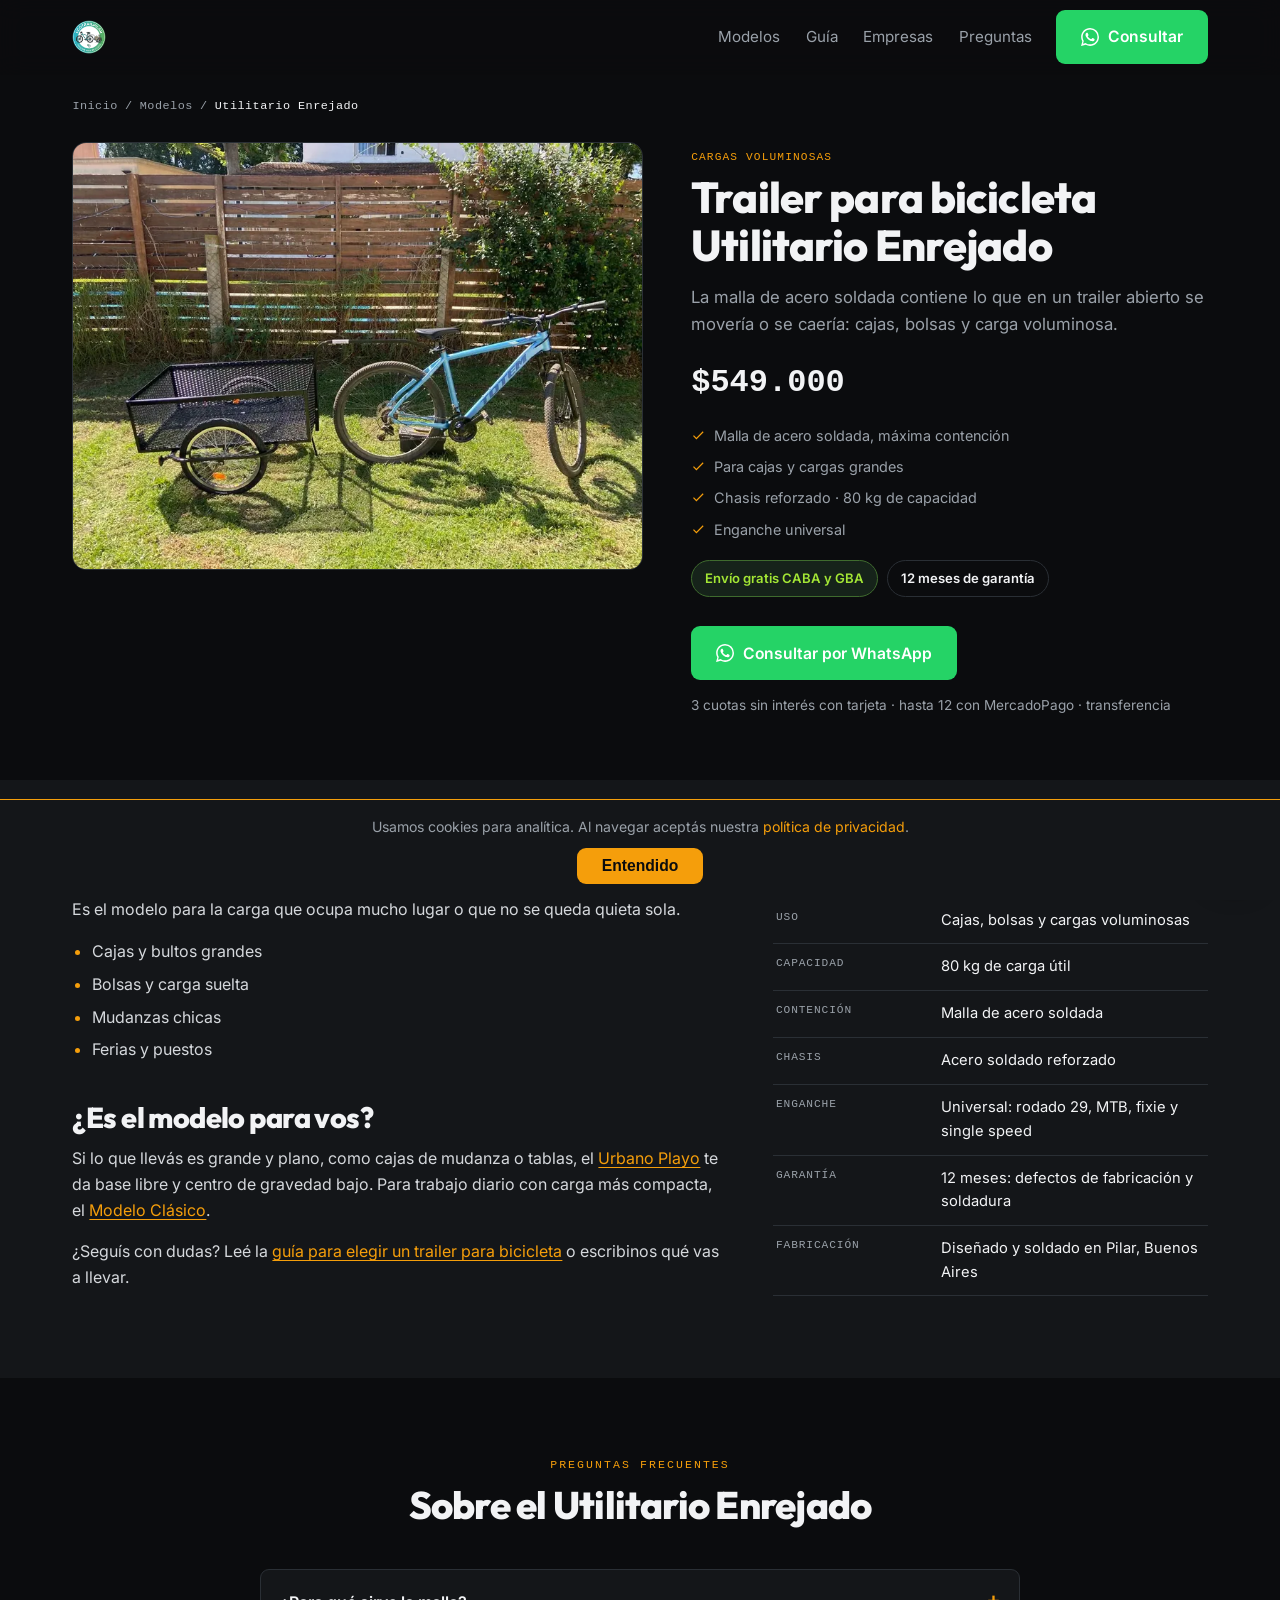
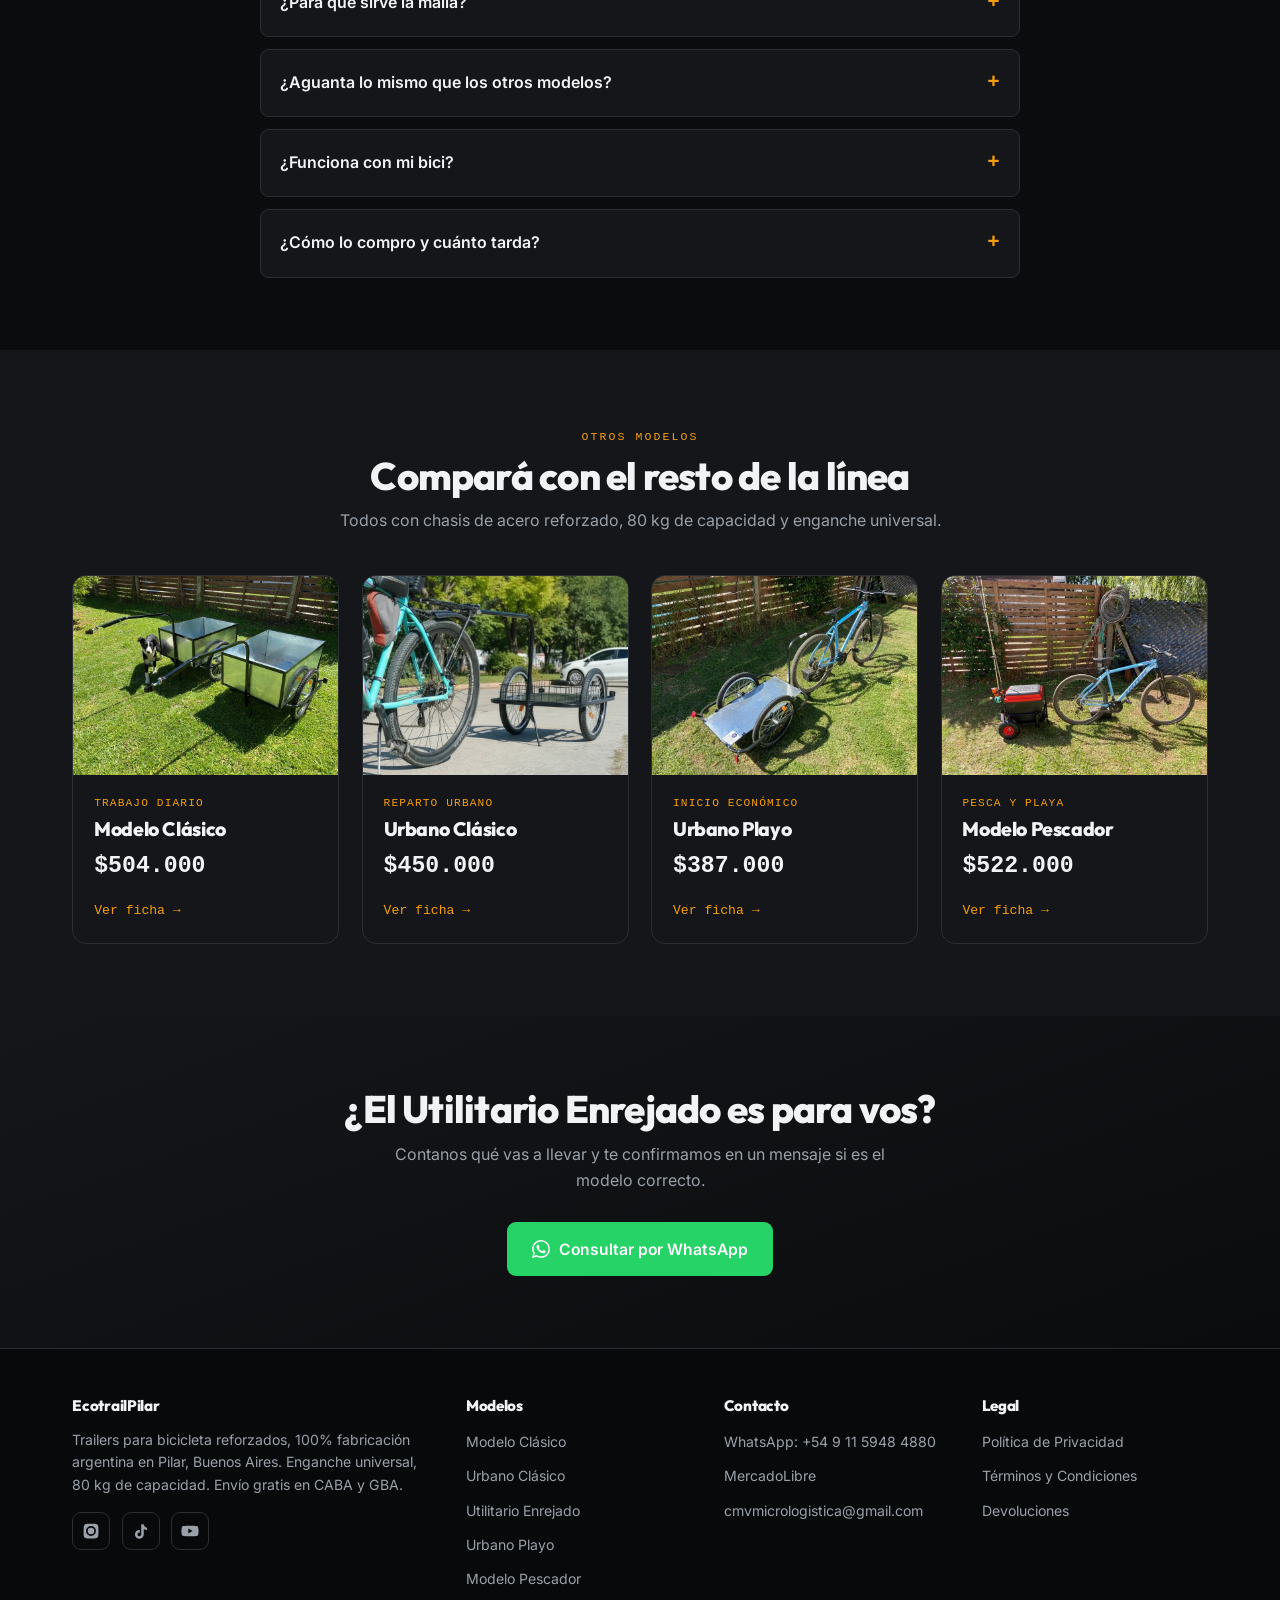
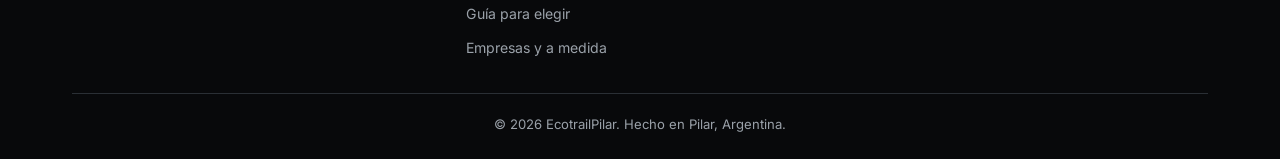
<file: trailer-bicicleta-utilitario-enrejado.html>
<!DOCTYPE html>
<html lang="es">
<head>
    <!-- Google tag (gtag.js) -->
    <script async src="https://www.googletagmanager.com/gtag/js?id=G-WB73V3SQ96"></script>
    <script>
        window.dataLayer = window.dataLayer || [];
        function gtag(){dataLayer.push(arguments);}
        gtag('js', new Date());
        gtag('config', 'G-WB73V3SQ96');
    </script>
    <!-- PROMOS por tiempo limitado: todo lo marcado con data-promo se ve solo hasta PROMO_FIN (hora Argentina) y se oculta solo al vencer. -->
    <script>window.PROMO_FIN='2026-11-22T23:59:59-03:00';if(Date.now()<Date.parse(window.PROMO_FIN))document.documentElement.classList.add('promo-on');</script>
    <meta charset="UTF-8">
    <meta name="viewport" content="width=device-width, initial-scale=1.0, viewport-fit=cover">
    <title>Trailer para Bicicleta Utilitario Enrejado, Cargas Voluminosas | EcotrailPilar</title>
    <meta name="description" content="Trailer para bicicleta con malla de acero soldada para cajas y cargas voluminosas. Chasis reforzado, 80 kg de capacidad y enganche universal. Fabricado en Pilar.">
    <meta name="author" content="EcotrailPilar">
    <meta name="robots" content="index, follow, max-snippet:-1, max-image-preview:large, max-video-preview:-1">
    <link rel="canonical" href="https://ecotrailpilar.com/trailer-bicicleta-utilitario-enrejado.html">
    <meta name="theme-color" content="#0b0c0e">
    <link rel="icon" href="/favicon.ico" type="image/x-icon">
    <meta property="og:type" content="website">
    <meta property="og:title" content="Trailer para Bicicleta Utilitario Enrejado, Cargas Voluminosas | EcotrailPilar">
    <meta property="og:description" content="Trailer para bicicleta con malla de acero soldada para cajas y cargas voluminosas. Chasis reforzado, 80 kg de capacidad y enganche universal. Fabricado en Pilar.">
    <meta property="og:image" content="https://ecotrailpilar.com/assets/images/utilitario.webp">
    <meta property="og:url" content="https://ecotrailpilar.com/trailer-bicicleta-utilitario-enrejado.html">
    <meta property="og:site_name" content="EcotrailPilar">
    <meta property="og:locale" content="es_AR">
    <meta name="twitter:card" content="summary_large_image">
    <link rel="preconnect" href="https://fonts.googleapis.com">
    <link rel="preconnect" href="https://fonts.gstatic.com" crossorigin>
    <link href="https://fonts.googleapis.com/css2?family=Outfit:wght@600;800&family=Inter:wght@400;600&display=swap" rel="stylesheet">
    <link rel="stylesheet" href="/styles.css?v=20261118">
    <script type="application/ld+json">{"@context": "https://schema.org", "@type": "Product", "@id": "https://ecotrailpilar.com/trailer-bicicleta-utilitario-enrejado.html#product", "name": "EcotrailPilar Utilitario Enrejado", "sku": "ECOTRAIL-UTILITARIO-ENREJADO", "category": "Trailer para bicicleta", "image": ["https://ecotrailpilar.com/assets/images/utilitario.webp"], "description": "Trailer para bicicleta con malla de acero soldada para cajas y cargas voluminosas. Chasis reforzado, 80 kg de capacidad y enganche universal. Fabricado en Pilar.", "url": "https://ecotrailpilar.com/trailer-bicicleta-utilitario-enrejado.html", "brand": {"@type": "Brand", "name": "EcotrailPilar"}, "manufacturer": {"@type": "Organization", "@id": "https://ecotrailpilar.com/#business", "name": "EcotrailPilar"}, "offers": {"@type": "Offer", "price": "549000", "priceCurrency": "ARS", "availability": "https://schema.org/InStock", "itemCondition": "https://schema.org/NewCondition", "url": "https://ecotrailpilar.com/trailer-bicicleta-utilitario-enrejado.html", "seller": {"@type": "Organization", "@id": "https://ecotrailpilar.com/#business", "name": "EcotrailPilar"}}}</script>
    <script type="application/ld+json">{"@context": "https://schema.org", "@type": "BreadcrumbList", "itemListElement": [{"@type": "ListItem", "position": 1, "name": "Inicio", "item": "https://ecotrailpilar.com/"}, {"@type": "ListItem", "position": 2, "name": "Modelos", "item": "https://ecotrailpilar.com/#modelos"}, {"@type": "ListItem", "position": 3, "name": "Utilitario Enrejado"}]}</script>
</head>
<body>
    <a href="#contenido" class="skip-link">Saltar al contenido</a>
    <header id="hdr">
        <div class="container header-row">
            <a href="/" class="logo" aria-label="EcotrailPilar — Inicio">
                <img src="/assets/images/logo.webp" alt="EcotrailPilar" height="34"
                     onerror="this.style.display='none';this.insertAdjacentHTML('afterend','<span class=&quot;logo-fallback&quot;>Ecotrail<b>Pilar</b></span>')">
            </a>
            <nav class="nav" id="nav" aria-label="Navegación principal">
                <a href="/#modelos">Modelos</a>
                <a href="/guia-trailer-para-bicicleta.html">Guía</a>
                <a href="/trailer-bicicleta-empresas.html">Empresas</a>
                <a href="/#faq">Preguntas</a>
            </nav>
            <a class="btn btn--wa header-cta" target="_blank" rel="noopener" href="https://wa.me/5491159484880?text=Hola%20EcotrailPilar%2C%20quiero%20consultar%20por%20un%20trailer.">
                <svg viewBox="0 0 24 24" fill="currentColor"><path d="M.057 24l1.687-6.163a11.867 11.867 0 01-1.587-5.946C.16 5.335 5.495 0 12.05 0a11.817 11.817 0 018.413 3.488 11.824 11.824 0 013.48 8.414c-.003 6.557-5.338 11.892-11.893 11.892a11.9 11.9 0 01-5.688-1.448L.057 24zm6.597-3.807c1.676.995 3.276 1.591 5.392 1.592 5.448 0 9.886-4.434 9.889-9.885.002-5.462-4.415-9.89-9.881-9.892-5.452 0-9.887 4.434-9.889 9.884a9.86 9.86 0 001.515 5.26l-.999 3.648 3.736-.979zm11.387-5.464c-.074-.124-.272-.198-.57-.347-.297-.149-1.758-.868-2.031-.967-.272-.099-.47-.149-.669.149-.198.297-.768.967-.941 1.165-.173.198-.347.223-.644.074-.297-.149-1.255-.462-2.39-1.475-.883-.788-1.48-1.761-1.653-2.059-.173-.297-.018-.458.13-.606.134-.133.297-.347.446-.521.151-.172.2-.296.3-.495.099-.198.05-.372-.025-.521-.075-.148-.669-1.611-.916-2.206-.242-.579-.487-.501-.669-.51l-.57-.01c-.198 0-.52.074-.792.372s-1.04 1.016-1.04 2.479 1.065 2.876 1.213 3.074c.149.198 2.095 3.2 5.076 4.487.709.306 1.263.489 1.694.626.712.226 1.36.194 1.872.118.571-.085 1.758-.719 2.006-1.413.248-.695.248-1.29.173-1.414z"/></svg>
                Consultar
            </a>
            <button class="burger" id="burger" aria-label="Abrir menú" aria-expanded="false">
                <svg viewBox="0 0 24 24" fill="none" stroke="currentColor" stroke-width="2"><line x1="3" y1="6" x2="21" y2="6"/><line x1="3" y1="12" x2="21" y2="12"/><line x1="3" y1="18" x2="21" y2="18"/></svg>
            </button>
        </div>
    </header>
    <main id="contenido">
        <nav class="crumbs container" aria-label="Ubicación"><a href="/">Inicio</a><span aria-hidden="true">/</span><a href="/#modelos">Modelos</a><span aria-hidden="true">/</span><span aria-current="page">Utilitario Enrejado</span></nav>
        <section class="pdp">
            <div class="container pdp-grid">
                <div class="card-img pdp-img"><img srcset="/assets/images/utilitario-800.webp 800w, /assets/images/utilitario.webp 1280w" sizes="(max-width: 820px) 100vw, 600px" src="/assets/images/utilitario.webp" alt="Trailer para bicicleta Utilitario Enrejado de EcotrailPilar con caja de malla de acero, junto a una bici" width="1280" height="960" fetchpriority="high"></div>
                <div class="pdp-info">
                    <span class="card-use">Cargas voluminosas</span>
                    <h1>Trailer para bicicleta Utilitario Enrejado</h1>
                    <p class="pdp-lead">La malla de acero soldada contiene lo que en un trailer abierto se movería o se caería: cajas, bolsas y carga voluminosa.</p>
                    <div class="pdp-price">$549.000</div>
                    <ul class="card-specs">
                            <li><svg viewBox="0 0 24 24" fill="currentColor"><path d="M9 16.17L4.83 12l-1.42 1.41L9 19 21 7l-1.41-1.41z"/></svg> Malla de acero soldada, máxima contención</li>
                            <li><svg viewBox="0 0 24 24" fill="currentColor"><path d="M9 16.17L4.83 12l-1.42 1.41L9 19 21 7l-1.41-1.41z"/></svg> Para cajas y cargas grandes</li>
                            <li><svg viewBox="0 0 24 24" fill="currentColor"><path d="M9 16.17L4.83 12l-1.42 1.41L9 19 21 7l-1.41-1.41z"/></svg> Chasis reforzado · 80 kg de capacidad</li>
                            <li><svg viewBox="0 0 24 24" fill="currentColor"><path d="M9 16.17L4.83 12l-1.42 1.41L9 19 21 7l-1.41-1.41z"/></svg> Enganche universal</li>
                    </ul>
                    <div class="hero-strip">
                        <span class="pill pill--free">Envío gratis CABA y GBA</span>
                        <span class="pill">12 meses de garantía</span>
                    </div>
                    <div class="pdp-cta">
                        <a class="btn btn--wa" target="_blank" rel="noopener" href="https://wa.me/5491159484880?text=Hola%20EcotrailPilar%2C%20me%20interesa%20el%20UTILITARIO%20ENREJADO%20%28%24549.000%29.%20%C2%BFMe%20asesoran%3F">
                            <svg viewBox="0 0 24 24" fill="currentColor"><path d="M.057 24l1.687-6.163a11.867 11.867 0 01-1.587-5.946C.16 5.335 5.495 0 12.05 0a11.817 11.817 0 018.413 3.488 11.824 11.824 0 013.48 8.414c-.003 6.557-5.338 11.892-11.893 11.892a11.9 11.9 0 01-5.688-1.448L.057 24zm6.597-3.807c1.676.995 3.276 1.591 5.392 1.592 5.448 0 9.886-4.434 9.889-9.885.002-5.462-4.415-9.89-9.881-9.892-5.452 0-9.887 4.434-9.889 9.884a9.86 9.86 0 001.515 5.26l-.999 3.648 3.736-.979zm11.387-5.464c-.074-.124-.272-.198-.57-.347-.297-.149-1.758-.868-2.031-.967-.272-.099-.47-.149-.669.149-.198.297-.768.967-.941 1.165-.173.198-.347.223-.644.074-.297-.149-1.255-.462-2.39-1.475-.883-.788-1.48-1.761-1.653-2.059-.173-.297-.018-.458.13-.606.134-.133.297-.347.446-.521.151-.172.2-.296.3-.495.099-.198.05-.372-.025-.521-.075-.148-.669-1.611-.916-2.206-.242-.579-.487-.501-.669-.51l-.57-.01c-.198 0-.52.074-.792.372s-1.04 1.016-1.04 2.479 1.065 2.876 1.213 3.074c.149.198 2.095 3.2 5.076 4.487.709.306 1.263.489 1.694.626.712.226 1.36.194 1.872.118.571-.085 1.758-.719 2.006-1.413.248-.695.248-1.29.173-1.414z"/></svg>
                            Consultar por WhatsApp
                        </a>
                    </div>
                    <p class="pdp-pay">3 cuotas sin interés con tarjeta · hasta 12 con MercadoPago · transferencia</p>
                </div>
            </div>
        </section>

        <section class="section section--alt">
            <div class="container pdp-cols">
                <div class="prose">
                    <h2>Para qué sirve</h2>
                    <p>Es el modelo para la carga que ocupa mucho lugar o que no se queda quieta sola.</p>
                    <ul>
                        <li>Cajas y bultos grandes</li>
                        <li>Bolsas y carga suelta</li>
                        <li>Mudanzas chicas</li>
                        <li>Ferias y puestos</li>
                    </ul>
                    <h2>¿Es el modelo para vos?</h2>
                    <p>Si lo que llevás es grande y plano, como cajas de mudanza o tablas, el <a href="/trailer-bicicleta-urbano-playo.html">Urbano Playo</a> te da base libre y centro de gravedad bajo. Para trabajo diario con carga más compacta, el <a href="/trailer-bicicleta-modelo-clasico.html">Modelo Clásico</a>.</p>
                    <p>¿Seguís con dudas? Leé la <a href="/guia-trailer-para-bicicleta.html">guía para elegir un trailer para bicicleta</a> o escribinos qué vas a llevar.</p>
                </div>
                <div>
                    <h2 class="specs-title">Especificaciones</h2>
                    <table class="spec-table">
                        <tbody>
                            <tr><th scope="row">Uso</th><td>Cajas, bolsas y cargas voluminosas</td></tr>
                            <tr><th scope="row">Capacidad</th><td>80 kg de carga útil</td></tr>
                            <tr><th scope="row">Contención</th><td>Malla de acero soldada</td></tr>
                            <tr><th scope="row">Chasis</th><td>Acero soldado reforzado</td></tr>
                            <tr><th scope="row">Enganche</th><td>Universal: rodado 29, MTB, fixie y single speed</td></tr>
                            <tr><th scope="row">Garantía</th><td>12 meses: defectos de fabricación y soldadura</td></tr>
                            <tr><th scope="row">Fabricación</th><td>Diseñado y soldado en Pilar, Buenos Aires</td></tr>
                        </tbody>
                    </table>
                </div>
            </div>
        </section>

        <section class="section">
            <div class="container">
                <div class="section-head">
                    <span class="eyebrow">Preguntas frecuentes</span>
                    <h2>Sobre el Utilitario Enrejado</h2>
                </div>
                <div class="faq">
                    <details><summary>¿Para qué sirve la malla?</summary><div class="faq-body">Para contener carga voluminosa o suelta que en un trailer abierto se podría mover o caer en el camino.</div></details>
                    <details><summary>¿Aguanta lo mismo que los otros modelos?</summary><div class="faq-body">Sí. Todos los modelos de la línea soportan 80 kg de carga útil.</div></details>
                    <details><summary>¿Funciona con mi bici?</summary><div class="faq-body">Sí, con el 99% de las bicis: el enganche universal es compatible con rodado 29, MTB, fixie y single speed, y se adapta a casi cualquier tubo trasero. Si tenés dudas, mandanos una foto de tu bici por WhatsApp.</div></details>
                    <details><summary>¿Cómo lo compro y cuánto tarda?</summary><div class="faq-body">Envío gratis en CABA y GBA (3 a 5 días hábiles). Al interior coordinamos el costo por WhatsApp antes de cerrar la compra. 3 cuotas sin interés con tarjeta de crédito, hasta 12 con MercadoPago según tu banco, o transferencia. Despachamos en hasta 20 días.</div></details>
                </div>
            </div>
        </section>

        <section class="section section--alt">
            <div class="container">
                <div class="section-head">
                    <span class="eyebrow">Otros modelos</span>
                    <h2>Compará con el resto de la línea</h2>
                    <p>Todos con chasis de acero reforzado, 80 kg de capacidad y enganche universal.</p>
                </div>
                <div class="models models--mini">
                    <article class="card">
                        <div class="tag-top tag-promo" data-promo>−30%</div>
                        <a class="card-img" href="/trailer-bicicleta-modelo-clasico.html" tabindex="-1" aria-hidden="true"><img srcset="/assets/images/clasico-800.webp 800w, /assets/images/clasico.webp 1600w" sizes="(max-width: 700px) 92vw, 380px" src="/assets/images/clasico.webp" alt="" loading="lazy" width="400" height="300"></a>
                        <div class="card-body">
                            <div class="card-use">Trabajo diario</div>
                            <h3><a href="/trailer-bicicleta-modelo-clasico.html">Modelo Clásico</a></h3>
                            <div class="card-price promo-off">$504.000</div>
                            <div class="promo-price" data-promo><s>$504.000</s><b>$352.800</b></div>
                            <a class="card-more" href="/trailer-bicicleta-modelo-clasico.html">Ver ficha →</a>
                        </div>
                    </article>
                    <article class="card">
                        <a class="card-img" href="/trailer-bicicleta-urbano-clasico.html" tabindex="-1" aria-hidden="true"><img srcset="/assets/images/urbano-800.webp 800w, /assets/images/urbano.webp 1024w" sizes="(max-width: 700px) 92vw, 380px" src="/assets/images/urbano.webp" alt="" loading="lazy" width="400" height="300"></a>
                        <div class="card-body">
                            <div class="card-use">Reparto urbano</div>
                            <h3><a href="/trailer-bicicleta-urbano-clasico.html">Urbano Clásico</a></h3>
                            <div class="card-price">$450.000</div>
                            <a class="card-more" href="/trailer-bicicleta-urbano-clasico.html">Ver ficha →</a>
                        </div>
                    </article>
                    <article class="card">
                        <div class="tag-top tag-promo" data-promo>−30%</div>
                        <a class="card-img" href="/trailer-bicicleta-urbano-playo.html" tabindex="-1" aria-hidden="true"><img srcset="/assets/images/playo-800.webp 800w, /assets/images/playo.webp 1280w" sizes="(max-width: 700px) 92vw, 380px" src="/assets/images/playo.webp" alt="" loading="lazy" width="400" height="300"></a>
                        <div class="card-body">
                            <div class="card-use">Inicio económico</div>
                            <h3><a href="/trailer-bicicleta-urbano-playo.html">Urbano Playo</a></h3>
                            <div class="card-price promo-off">$387.000</div>
                            <div class="promo-price" data-promo><s>$387.000</s><b>$270.900</b></div>
                            <a class="card-more" href="/trailer-bicicleta-urbano-playo.html">Ver ficha →</a>
                        </div>
                    </article>
                    <article class="card">
                        <a class="card-img" href="/trailer-bicicleta-pescador.html" tabindex="-1" aria-hidden="true"><img srcset="/assets/images/pescador-800.webp 800w, /assets/images/pescador.webp 1280w" sizes="(max-width: 700px) 92vw, 380px" src="/assets/images/pescador.webp" alt="" loading="lazy" width="400" height="300"></a>
                        <div class="card-body">
                            <div class="card-use">Pesca y playa</div>
                            <h3><a href="/trailer-bicicleta-pescador.html">Modelo Pescador</a></h3>
                            <div class="card-price">$522.000</div>
                            <a class="card-more" href="/trailer-bicicleta-pescador.html">Ver ficha →</a>
                        </div>
                    </article>
                </div>
            </div>
        </section>

        <section class="section cta-final">
            <div class="container">
                <h2>¿El Utilitario Enrejado es para vos?</h2>
                <p>Contanos qué vas a llevar y te confirmamos en un mensaje si es el modelo correcto.</p>
                <a class="btn btn--wa" target="_blank" rel="noopener" href="https://wa.me/5491159484880?text=Hola%20EcotrailPilar%2C%20me%20interesa%20el%20UTILITARIO%20ENREJADO%20%28%24549.000%29.%20%C2%BFMe%20asesoran%3F">
                    <svg viewBox="0 0 24 24" fill="currentColor"><path d="M.057 24l1.687-6.163a11.867 11.867 0 01-1.587-5.946C.16 5.335 5.495 0 12.05 0a11.817 11.817 0 018.413 3.488 11.824 11.824 0 013.48 8.414c-.003 6.557-5.338 11.892-11.893 11.892a11.9 11.9 0 01-5.688-1.448L.057 24zm6.597-3.807c1.676.995 3.276 1.591 5.392 1.592 5.448 0 9.886-4.434 9.889-9.885.002-5.462-4.415-9.89-9.881-9.892-5.452 0-9.887 4.434-9.889 9.884a9.86 9.86 0 001.515 5.26l-.999 3.648 3.736-.979zm11.387-5.464c-.074-.124-.272-.198-.57-.347-.297-.149-1.758-.868-2.031-.967-.272-.099-.47-.149-.669.149-.198.297-.768.967-.941 1.165-.173.198-.347.223-.644.074-.297-.149-1.255-.462-2.39-1.475-.883-.788-1.48-1.761-1.653-2.059-.173-.297-.018-.458.13-.606.134-.133.297-.347.446-.521.151-.172.2-.296.3-.495.099-.198.05-.372-.025-.521-.075-.148-.669-1.611-.916-2.206-.242-.579-.487-.501-.669-.51l-.57-.01c-.198 0-.52.074-.792.372s-1.04 1.016-1.04 2.479 1.065 2.876 1.213 3.074c.149.198 2.095 3.2 5.076 4.487.709.306 1.263.489 1.694.626.712.226 1.36.194 1.872.118.571-.085 1.758-.719 2.006-1.413.248-.695.248-1.29.173-1.414z"/></svg>
                    Consultar por WhatsApp
                </a>
            </div>
        </section>
    </main>

    <footer>
        <div class="container">
            <div class="footer-grid">
                <div class="footer-col">
                    <h4>EcotrailPilar</h4>
                    <p>Trailers para bicicleta reforzados, 100% fabricación argentina en Pilar, Buenos Aires. Enganche universal, 80 kg de capacidad. Envío gratis en CABA y GBA.</p>
                    <div class="social">
                            <a href="https://www.instagram.com/ecotrailpilar/" target="_blank" rel="noopener" aria-label="Instagram"><svg viewBox="0 0 24 24" fill="currentColor"><path d="M12 2.2c3.2 0 3.6 0 4.9.07 1.2.06 1.8.25 2.2.42.6.2 1 .5 1.4.9.4.4.7.8.9 1.4.17.5.36 1 .42 2.2.06 1.3.07 1.7.07 4.9s0 3.6-.07 4.9c-.06 1.2-.25 1.8-.42 2.2-.2.6-.5 1-.9 1.4-.4.4-.8.7-1.4.9-.5.17-1 .36-2.2.42-1.3.06-1.7.07-4.9.07s-3.6 0-4.9-.07c-1.2-.06-1.8-.25-2.2-.42-.6-.2-1-.5-1.4-.9-.4-.4-.7-.8-.9-1.4-.17-.5-.36-1-.42-2.2C2.2 15.6 2.2 15.2 2.2 12s0-3.6.07-4.9c.06-1.2.25-1.8.42-2.2.2-.6.5-1 .9-1.4.4-.4.8-.7 1.4-.9.5-.17 1-.36 2.2-.42C8.4 2.2 8.8 2.2 12 2.2zm0 3.2A6.6 6.6 0 1012 18.6 6.6 6.6 0 0012 5.4zm0 10.9a4.3 4.3 0 110-8.6 4.3 4.3 0 010 8.6zm6.8-11.2a1.5 1.5 0 11-3.1 0 1.5 1.5 0 013.1 0z"/></svg></a>
                            <a href="https://www.tiktok.com/@ecotrail.pilar" target="_blank" rel="noopener" aria-label="TikTok"><svg viewBox="0 0 24 24" fill="currentColor"><path d="M16.6 5.8a4.3 4.3 0 01-1-2.8h-3.3v13.4a2.5 2.5 0 11-2.5-2.5c.2 0 .5 0 .7.1v-3.4a6 6 0 00-.7-.04 5.9 5.9 0 105.9 5.9V9.4a7.6 7.6 0 004.4 1.4V7.5a4.3 4.3 0 01-3.5-1.7z"/></svg></a>
                            <a href="https://www.youtube.com/@ecotrailpilar" target="_blank" rel="noopener" aria-label="YouTube"><svg viewBox="0 0 24 24" fill="currentColor"><path d="M23 7.5a3 3 0 00-2.1-2.1C19 4.9 12 4.9 12 4.9s-7 0-8.9.5A3 3 0 001 7.5 31 31 0 00.5 12 31 31 0 001 16.5a3 3 0 002.1 2.1c1.9.5 8.9.5 8.9.5s7 0 8.9-.5a3 3 0 002.1-2.1A31 31 0 0023.5 12 31 31 0 0023 7.5zM9.8 15.3V8.7l5.7 3.3z"/></svg></a>
                        </div>
                </div>
                <div class="footer-col">
                    <h4>Modelos</h4>
                    <ul>
                        <li><a href="/trailer-bicicleta-modelo-clasico.html">Modelo Clásico</a></li>
                        <li><a href="/trailer-bicicleta-urbano-clasico.html">Urbano Clásico</a></li>
                        <li><a href="/trailer-bicicleta-utilitario-enrejado.html">Utilitario Enrejado</a></li>
                        <li><a href="/trailer-bicicleta-urbano-playo.html">Urbano Playo</a></li>
                        <li><a href="/trailer-bicicleta-pescador.html">Modelo Pescador</a></li>
                        <li><a href="/guia-trailer-para-bicicleta.html">Guía para elegir</a></li>
                        <li><a href="/trailer-bicicleta-empresas.html">Empresas y a medida</a></li>
                    </ul>
                </div>
                <div class="footer-col">
                    <h4>Contacto</h4>
                    <ul>
                        <li><a href="https://wa.me/5491159484880" target="_blank" rel="noopener">WhatsApp: +54 9 11 5948 4880</a></li>
                        <li><a href="https://www.mercadolibre.com.ar/pagina/cvarela27" target="_blank" rel="noopener">MercadoLibre</a></li>
                        <li><a href="mailto:cmvmicrologistica@gmail.com">cmvmicrologistica@gmail.com</a></li>
                    </ul>
                </div>
                <div class="footer-col">
                    <h4>Legal</h4>
                    <ul>
                        <li><a href="/privacidad.html">Política de Privacidad</a></li>
                        <li><a href="/terminos.html">Términos y Condiciones</a></li>
                        <li><a href="/devoluciones.html">Devoluciones</a></li>
                    </ul>
                </div>
            </div>
            <div class="footer-bottom">
                <p>&copy; <span id="year">2026</span> EcotrailPilar. Hecho en Pilar, Argentina.</p>
            </div>
        </div>
    </footer>

    <a class="fab-wa" target="_blank" rel="noopener" aria-label="Chatear por WhatsApp" href="https://wa.me/5491159484880?text=Hola%20EcotrailPilar%2C%20vi%20sus%20trailers%20y%20quiero%20consultar.">
        <svg viewBox="0 0 24 24" fill="currentColor"><path d="M.057 24l1.687-6.163a11.867 11.867 0 01-1.587-5.946C.16 5.335 5.495 0 12.05 0a11.817 11.817 0 018.413 3.488 11.824 11.824 0 013.48 8.414c-.003 6.557-5.338 11.892-11.893 11.892a11.9 11.9 0 01-5.688-1.448L.057 24zm6.597-3.807c1.676.995 3.276 1.591 5.392 1.592 5.448 0 9.886-4.434 9.889-9.885.002-5.462-4.415-9.89-9.881-9.892-5.452 0-9.887 4.434-9.889 9.884a9.86 9.86 0 001.515 5.26l-.999 3.648 3.736-.979zm11.387-5.464c-.074-.124-.272-.198-.57-.347-.297-.149-1.758-.868-2.031-.967-.272-.099-.47-.149-.669.149-.198.297-.768.967-.941 1.165-.173.198-.347.223-.644.074-.297-.149-1.255-.462-2.39-1.475-.883-.788-1.48-1.761-1.653-2.059-.173-.297-.018-.458.13-.606.134-.133.297-.347.446-.521.151-.172.2-.296.3-.495.099-.198.05-.372-.025-.521-.075-.148-.669-1.611-.916-2.206-.242-.579-.487-.501-.669-.51l-.57-.01c-.198 0-.52.074-.792.372s-1.04 1.016-1.04 2.479 1.065 2.876 1.213 3.074c.149.198 2.095 3.2 5.076 4.487.709.306 1.263.489 1.694.626.712.226 1.36.194 1.872.118.571-.085 1.758-.719 2.006-1.413.248-.695.248-1.29.173-1.414z"/></svg>
    </a>
    <button class="to-top" id="toTop" aria-label="Volver arriba">
        <svg viewBox="0 0 24 24" fill="none" stroke="currentColor" stroke-width="2"><polyline points="18 15 12 9 6 15"/></svg>
    </button>

    <div class="cookie" id="cookie">
        <p>Usamos cookies para analítica. Al navegar aceptás nuestra <a href="/privacidad.html">política de privacidad</a>.</p>
        <button class="btn btn--amber" id="cookieOk" style="padding:.5rem 1.5rem">Entendido</button>
    </div>

    <script src="/script.js?v=20261118" defer></script>
</body>
</html>
</file>
<file: styles.css>
/* ============================================================
   EcotrailPilar — versión Musk. Un solo trabajo: generar la consulta.
   Sin tema claro/oscuro, sin contador, sin Font Awesome, sin grasa.
   Audacia gastada en un solo lugar: la placa de carga 80 KG.
   ============================================================ */
:root{
    --ink:#0b0c0e;          /* fondo casi negro, asfalto */
    --surface:#141619;      /* cards */
    --surface-2:#1b1e22;
    --line:#2a2f35;         /* hairlines */
    --text:#f2f3f5;
    --muted:#9aa1a9;
    --amber:#f59e0b;        /* identidad: ámbar hi-vis / carga */
    --amber-bright:#ffb224;
    --amber-ink:#0b0c0e;    /* texto sobre ámbar */
    --wa:#25d366;
    --wa-dark:#1da851;
    --ok-bg:#16231a;
    --ok-text:#a3e635;
    --ok-line:#3f6b2e;
    --mono:ui-monospace,SFMono-Regular,"SF Mono",Menlo,Consolas,monospace;
    --radius:14px;
    --radius-sm:9px;
    --maxw:1180px;
    --shadow:0 14px 34px rgba(0,0,0,.45);
}
*{margin:0;padding:0;box-sizing:border-box}
html{scroll-behavior:smooth;scroll-padding-top:78px}
body{
    font-family:'Inter',system-ui,sans-serif;
    background:var(--ink);color:var(--text);line-height:1.6;
    -webkit-font-smoothing:antialiased;overflow-x:hidden;
}
h1,h2,h3,h4{font-family:'Outfit',system-ui,sans-serif;font-weight:800;letter-spacing:-.02em;line-height:1.12}
a{color:inherit;text-decoration:none}
img{display:block;max-width:100%}
.container{max-width:var(--maxw);margin:0 auto;padding:0 1.4rem}
.section{padding:4.5rem 0}
.section--alt{background:var(--surface)}
.eyebrow{font-family:var(--mono);font-size:.72rem;letter-spacing:.18em;text-transform:uppercase;color:var(--amber)}
.section-head{max-width:640px;margin:0 auto 2.6rem;text-align:center}
.section-head h2{font-size:clamp(1.7rem,4vw,2.4rem);margin:.5rem 0 .6rem}
.section-head p{color:var(--muted)}

/* accesibilidad: foco visible y skip link */
a:focus-visible,button:focus-visible,summary:focus-visible{outline:3px solid var(--amber);outline-offset:3px;border-radius:4px}
.skip-link{position:absolute;left:0;top:-50px;background:var(--amber);color:var(--amber-ink);padding:8px 16px;font-weight:600;z-index:300;border-radius:0 0 8px 0;transition:top .15s}
.skip-link:focus{top:0}

/* ---------- BOTONES (un sistema, no diez) ---------- */
.btn{display:inline-flex;align-items:center;gap:.55rem;font-weight:600;font-size:.98rem;
    padding:.85rem 1.5rem;border-radius:var(--radius-sm);border:1px solid transparent;cursor:pointer;
    transition:transform .15s,background .15s,border-color .15s;white-space:nowrap}
.btn:hover{transform:translateY(-2px)}
.btn svg{width:1.15em;height:1.15em;flex:none}
.btn--wa{background:var(--wa);color:#fff}
.btn--wa:hover{background:var(--wa-dark)}
.btn--ghost{background:transparent;color:var(--text);border-color:var(--line)}
.btn--ghost:hover{border-color:var(--amber);color:var(--amber)}
.btn--amber{background:var(--amber);color:var(--amber-ink)}
.btn--amber:hover{background:var(--amber-bright)}
.link-buy{font-family:var(--mono);font-size:.82rem;letter-spacing:.04em;color:var(--muted);display:inline-flex;align-items:center;gap:.35rem;transition:color .15s}
.link-buy:hover{color:var(--amber)}

/* ---------- HEADER ---------- */
header{position:sticky;top:0;z-index:100;background:rgba(11,12,14,.82);backdrop-filter:blur(12px);border-bottom:1px solid transparent;transition:border-color .2s,background .2s}
header.scrolled{border-bottom-color:var(--line);background:rgba(11,12,14,.94)}
.header-row{display:flex;align-items:center;gap:1.5rem;height:74px}
.logo img{height:34px;width:auto}
.logo-fallback{font-family:'Outfit';font-weight:800;font-size:1.3rem;color:var(--text)}
.logo-fallback b{color:var(--amber)}
.nav{display:flex;gap:1.6rem;margin-left:auto;font-size:.95rem}
.nav a{color:var(--muted);transition:color .15s}
.nav a:hover{color:var(--text)}
.header-cta{display:inline-flex}
.burger{display:none;margin-left:auto;background:none;border:1px solid var(--line);border-radius:9px;width:44px;height:44px;color:var(--text);cursor:pointer;align-items:center;justify-content:center}
.burger svg{width:22px;height:22px}

@media(max-width:880px){
    .nav{position:fixed;inset:74px 0 auto 0;flex-direction:column;gap:0;background:var(--surface);border-bottom:1px solid var(--line);
        margin:0;padding:.5rem 1.4rem 1.2rem;transform:translateY(-130%);transition:transform .28s ease;box-shadow:var(--shadow)}
    .nav.open{transform:translateY(0)}
    .nav a{padding:.85rem 0;border-bottom:1px solid var(--line);font-size:1.05rem}
    .header-cta{display:none}
    .burger{display:inline-flex}
}

/* ---------- HERO ---------- */
.hero{position:relative;padding:3.5rem 0 4rem;overflow:hidden}
.hero::before{content:"";position:absolute;top:-30%;right:-10%;width:60%;height:120%;
    background:radial-gradient(circle,rgba(245,158,11,.10),transparent 65%);pointer-events:none;z-index:0}
.hero-grid{position:relative;z-index:1;display:grid;grid-template-columns:1.05fr .95fr;gap:3rem;align-items:center}
.hero-tag{display:inline-flex;align-items:center;gap:.5rem;font-family:var(--mono);font-size:.74rem;letter-spacing:.1em;
    text-transform:uppercase;color:var(--amber);border:1px solid var(--line);border-radius:100px;padding:.4rem .9rem;margin-bottom:1.3rem}
.hero h1{font-size:clamp(2.1rem,5.2vw,3.4rem);margin-bottom:1.1rem}
.hero h1 em{font-style:normal;color:var(--amber)}
.hero-sub{color:var(--muted);font-size:1.06rem;max-width:30rem;margin-bottom:1.5rem}
.hero-strip{display:flex;flex-wrap:wrap;gap:.6rem;margin-bottom:1.8rem}
.pill{display:inline-flex;align-items:center;gap:.45rem;font-size:.82rem;font-weight:600;padding:.45rem .8rem;border-radius:100px;border:1px solid var(--line);color:var(--text)}
.pill svg{width:1em;height:1em;color:var(--amber)}
.pill--free{background:var(--ok-bg);color:var(--ok-text);border-color:var(--ok-line)}
.pill--free svg{color:var(--ok-text)}
.hero-cta{display:flex;flex-wrap:wrap;gap:.8rem}

.hero-visual{position:relative}
.hero-img-wrap{position:relative;border-radius:var(--radius);overflow:hidden;border:1px solid var(--line);
    background:linear-gradient(135deg,#1a1d21,#101215);aspect-ratio:4/3}
.hero-img-wrap img{width:100%;height:100%;object-fit:cover}
/* SIGNATURE: placa de capacidad estampada, el único elemento memorable */
.load-plate{position:absolute;right:-12px;bottom:-12px;z-index:2;
    background:var(--amber);color:var(--amber-ink);border-radius:12px;padding:.85rem 1.1rem .8rem;
    display:flex;align-items:baseline;gap:.5rem;box-shadow:0 10px 30px rgba(245,158,11,.35);
    border:3px solid var(--ink)}
.load-plate::before,.load-plate::after{content:"";position:absolute;width:6px;height:6px;border-radius:50%;background:rgba(11,12,14,.45)}
.load-plate::before{top:8px;left:8px}
.load-plate::after{top:8px;right:8px}
.load-plate__num{font-family:var(--mono);font-weight:700;font-size:2.7rem;line-height:.8}
.load-plate__right{display:flex;flex-direction:column;line-height:1.05}
.load-plate__unit{font-family:var(--mono);font-weight:700;font-size:1.1rem}
.load-plate__label{font-family:var(--mono);font-size:.56rem;letter-spacing:.12em;text-transform:uppercase;opacity:.8}

@media(max-width:820px){
    .hero-grid{grid-template-columns:1fr;gap:2.2rem}
    .hero-visual{order:-1}
    .hero-sub{max-width:none}
}

/* ---------- MODELOS ---------- */
.filter-note{font-family:var(--mono);font-size:.8rem;color:var(--muted);text-align:center;margin:-1.4rem auto 2rem;max-width:560px}
.models{display:grid;grid-template-columns:repeat(auto-fill,minmax(290px,1fr));gap:1.4rem}
.card{position:relative;background:var(--surface);border:1px solid var(--line);border-radius:var(--radius);overflow:hidden;
    display:flex;flex-direction:column;transition:transform .18s,border-color .18s}
.card:hover{transform:translateY(-4px);border-color:#3a4047}
.card-img{aspect-ratio:4/3;background:linear-gradient(135deg,#1a1d21,#101215);position:relative}
.card-img img{width:100%;height:100%;object-fit:cover}
.tag-top{position:absolute;top:.7rem;left:.7rem;z-index:2;font-family:var(--mono);font-size:.66rem;letter-spacing:.08em;
    text-transform:uppercase;font-weight:700;padding:.3rem .6rem;border-radius:6px}
.tag-best{background:var(--amber);color:var(--amber-ink)}
.tag-new{background:var(--surface-2);color:var(--amber);border:1px solid var(--amber)}
.card-body{padding:1.3rem 1.3rem 1.4rem;display:flex;flex-direction:column;flex:1}
.card-use{font-family:var(--mono);font-size:.7rem;letter-spacing:.1em;text-transform:uppercase;color:var(--amber);margin-bottom:.3rem}
.card-body h3{font-size:1.22rem;margin-bottom:.5rem}
.card-price{font-family:var(--mono);font-size:1.45rem;font-weight:700;color:var(--text);margin-bottom:.9rem}
.card-specs{list-style:none;margin-bottom:1.2rem;display:flex;flex-direction:column;gap:.5rem}
.card-specs li{display:flex;gap:.55rem;font-size:.9rem;color:var(--muted);align-items:flex-start}
.card-specs svg{width:1em;height:1em;color:var(--amber);flex:none;margin-top:.28em}
.card-actions{margin-top:auto;display:flex;flex-direction:column;gap:.7rem;align-items:flex-start}
.card-actions .btn--wa{width:100%;justify-content:center}

/* ---------- INGENIERÍA + VIDEO ---------- */
.eng-grid{display:grid;grid-template-columns:1fr 1fr;gap:2.5rem;align-items:center}
.eng-points{list-style:none;display:flex;flex-direction:column;gap:1.3rem}
.eng-points li{display:flex;gap:1rem}
.eng-ico{flex:none;width:44px;height:44px;border-radius:11px;background:var(--surface-2);border:1px solid var(--line);
    display:flex;align-items:center;justify-content:center;color:var(--amber)}
.eng-ico svg{width:22px;height:22px}
.eng-points h3{font-size:1.08rem;margin-bottom:.2rem}
.eng-points p{font-size:.92rem;color:var(--muted)}
.video{position:relative;border-radius:var(--radius);overflow:hidden;border:1px solid var(--line);aspect-ratio:16/9;
    background:#000 url('https://i.ytimg.com/vi/69UPgT_sLWI/hqdefault.jpg') center/cover;cursor:pointer}
.video::after{content:"";position:absolute;inset:0;background:rgba(0,0,0,.35)}
.video .play{position:absolute;inset:0;z-index:2;display:flex;align-items:center;justify-content:center}
.video .play span{width:74px;height:74px;border-radius:50%;background:var(--amber);display:flex;align-items:center;justify-content:center;
    box-shadow:0 10px 30px rgba(245,158,11,.4);transition:transform .15s}
.video:hover .play span{transform:scale(1.08)}
.video .play svg{width:30px;height:30px;color:var(--amber-ink);margin-left:4px}
@media(max-width:820px){.eng-grid{grid-template-columns:1fr;gap:1.8rem}}

/* ---------- PRUEBA SOCIAL ---------- */
.ml-badge{display:inline-flex;align-items:center;gap:.6rem;background:var(--surface);border:1px solid var(--line);
    border-radius:100px;padding:.5rem 1.1rem;font-size:.9rem;margin:0 auto 2.2rem;transition:border-color .15s}
.ml-badge:hover{border-color:var(--amber)}
.ml-badge b{color:var(--ok-text)}
.reviews{display:grid;grid-template-columns:repeat(auto-fit,minmax(260px,1fr));gap:1.2rem}
.review{background:var(--surface);border:1px solid var(--line);border-radius:var(--radius);padding:1.4rem}
.stars{color:var(--amber);letter-spacing:2px;margin-bottom:.7rem}
.review-text{font-size:.95rem;margin-bottom:1rem}
.review-who{display:flex;align-items:center;gap:.7rem}
.avatar{width:38px;height:38px;border-radius:50%;background:var(--amber);color:var(--amber-ink);
    display:flex;align-items:center;justify-content:center;font-weight:700;font-size:.85rem;flex:none}
.review-name{font-size:.85rem;color:var(--muted)}

/* ---------- FAQ ---------- */
.faq{max-width:760px;margin:0 auto;display:flex;flex-direction:column;gap:.7rem}
.faq details{background:var(--surface);border:1px solid var(--line);border-radius:var(--radius-sm);overflow:hidden}
.faq summary{padding:1.05rem 1.2rem;cursor:pointer;font-weight:600;list-style:none;display:flex;justify-content:space-between;gap:1rem;align-items:center}
.faq summary::-webkit-details-marker{display:none}
.faq summary::after{content:"+";font-family:var(--mono);font-size:1.3rem;color:var(--amber);transition:transform .2s}
.faq details[open] summary::after{transform:rotate(45deg)}
.faq-body{padding:0 1.2rem 1.15rem;color:var(--muted);font-size:.94rem}

/* ---------- CTA FINAL ---------- */
.cta-final{text-align:center;background:linear-gradient(160deg,var(--surface),var(--ink))}
.cta-final h2{font-size:clamp(1.7rem,4vw,2.4rem);margin-bottom:.7rem}
.cta-final p{color:var(--muted);max-width:520px;margin:0 auto 1.8rem}
.cta-final .btn{justify-content:center}

/* ---------- FOOTER ---------- */
footer{background:#08090b;border-top:1px solid var(--line);padding:3rem 0 1.5rem}
.footer-grid{display:grid;grid-template-columns:1.6fr 1fr 1fr 1fr;gap:2rem;margin-bottom:2rem}
.footer-col h4{font-size:.95rem;margin-bottom:.9rem}
.footer-col p{color:var(--muted);font-size:.88rem;margin-bottom:1rem}
.footer-col ul{list-style:none;display:flex;flex-direction:column;gap:.55rem}
.footer-col a{color:var(--muted);font-size:.88rem;transition:color .15s}
.footer-col a:hover{color:var(--amber)}
.social{display:flex;gap:.7rem}
.social a{width:38px;height:38px;border:1px solid var(--line);border-radius:9px;display:flex;align-items:center;justify-content:center;color:var(--muted);transition:.15s}
.social a:hover{color:var(--amber);border-color:var(--amber)}
.social svg{width:18px;height:18px}
.footer-bottom{border-top:1px solid var(--line);padding-top:1.3rem;text-align:center;color:var(--muted);font-size:.82rem}
@media(max-width:820px){.footer-grid{grid-template-columns:1fr 1fr;gap:1.6rem}}
@media(max-width:480px){.footer-grid{grid-template-columns:1fr}}

/* ---------- FLOTANTES ---------- */
.fab-wa{position:fixed;right:1.1rem;bottom:1.1rem;z-index:90;width:56px;height:56px;border-radius:50%;
    background:var(--wa);color:#fff;display:flex;align-items:center;justify-content:center;box-shadow:0 8px 24px rgba(0,0,0,.4)}
.fab-wa svg{width:30px;height:30px}
.to-top{position:fixed;right:1.1rem;bottom:5rem;z-index:89;width:44px;height:44px;border-radius:50%;
    background:var(--surface-2);border:1px solid var(--line);color:var(--text);display:flex;align-items:center;justify-content:center;
    cursor:pointer;opacity:0;pointer-events:none;transition:opacity .2s}
.to-top.show{opacity:1;pointer-events:auto}
.to-top svg{width:20px;height:20px}

/* ---------- COOKIE ---------- */
.cookie{position:fixed;left:0;right:0;bottom:0;z-index:200;background:var(--surface);border-top:1px solid var(--amber);
    padding:1rem 1.4rem;display:none;text-align:center}
.cookie p{font-size:.88rem;color:var(--muted);margin-bottom:.6rem}
.cookie a{color:var(--amber)}

/* ---------- REVEAL (única animación, respetando reduced-motion) ---------- */
.reveal{opacity:0;transform:translateY(18px);transition:opacity .5s,transform .5s}
.reveal.in{opacity:1;transform:none}
@media(prefers-reduced-motion:reduce){
    *,*::before,*::after{animation-duration:.001ms!important;transition-duration:.001ms!important}
    .reveal{opacity:1;transform:none}
}

/* ---------- PÁGINAS INTERNAS: fichas de modelo, guía y empresas ---------- */
:root{--text-2:#d5d8dc}
.hero h1 .hero-tag{display:flex;width:fit-content;font-weight:400;line-height:1.6}
.filter-note a,.card-more{color:var(--amber)}
.card-body h3 a:hover{color:var(--amber)}
.card-more{font-family:var(--mono);font-size:.82rem;margin-top:auto}
a.card-img{display:block}
.models--mini{grid-template-columns:repeat(auto-fill,minmax(210px,1fr))}
.crumbs{display:flex;flex-wrap:wrap;gap:.45rem;align-items:center;font-family:var(--mono);font-size:.74rem;letter-spacing:.04em;color:var(--muted);padding-top:1.4rem;padding-bottom:.2rem}
.crumbs a:hover{color:var(--amber)}
.crumbs [aria-current]{color:var(--text)}
.pdp{padding:1.4rem 0 4rem}
.pdp-grid{display:grid;grid-template-columns:1.05fr .95fr;gap:3rem;align-items:start}
.pdp-img{border-radius:var(--radius);overflow:hidden;border:1px solid var(--line)}
.pdp-info h1{font-size:clamp(1.9rem,4.4vw,2.7rem);margin:.35rem 0 .9rem;text-wrap:balance}
.pdp-lead{color:var(--muted);font-size:1.05rem;margin-bottom:1.2rem;max-width:36rem}
.pdp-price{font-family:var(--mono);font-size:2rem;font-weight:700;margin-bottom:1rem}
.pdp-cta{display:flex;flex-wrap:wrap;gap:.8rem;margin:1.2rem 0 .9rem}
.pdp-pay{font-size:.85rem;color:var(--muted)}
.pdp-cols{display:grid;grid-template-columns:1.2fr .8fr;gap:3rem;align-items:start}
.specs-title{font-size:clamp(1.4rem,3vw,1.8rem);margin-bottom:.8rem}
.prose{max-width:70ch;min-width:0}
.prose h2{font-size:clamp(1.4rem,3vw,1.8rem);margin:2.4rem 0 .8rem;text-wrap:balance;scroll-margin-top:90px}
.prose h2:first-child{margin-top:0}
.prose p{margin-bottom:1rem;color:var(--text-2)}
.prose ul,.prose ol{margin:0 0 1.2rem 1.2rem;color:var(--text-2)}
.prose li{margin-bottom:.45rem}
.prose li::marker{color:var(--amber)}
.prose a{color:var(--amber);text-decoration:underline;text-underline-offset:3px}
.prose strong{color:var(--text)}
.spec-table{width:100%;border-collapse:collapse;font-size:.92rem}
.spec-table th,.spec-table td{text-align:left;padding:.7rem .2rem;border-bottom:1px solid var(--line);vertical-align:top}
.spec-table th{font-family:var(--mono);font-size:.7rem;letter-spacing:.08em;text-transform:uppercase;color:var(--muted);font-weight:400;width:38%;padding-right:1rem}
.table-wrap{overflow-x:auto;margin:1rem 0 1.2rem;border:1px solid var(--line);border-radius:var(--radius-sm)}
.compare{width:100%;border-collapse:collapse;font-size:.9rem;min-width:560px}
.compare th,.compare td{padding:.75rem .9rem;border-bottom:1px solid var(--line);text-align:left;vertical-align:top}
.compare thead th{font-family:var(--mono);font-size:.7rem;letter-spacing:.08em;text-transform:uppercase;color:var(--muted);font-weight:400;background:var(--surface-2)}
.compare tbody tr:last-child td{border-bottom:0}
.compare td.num{font-family:var(--mono);white-space:nowrap}
.compare a{color:var(--text);text-decoration:none;font-weight:600}
.compare a:hover{color:var(--amber)}
.answer{border:1px solid var(--line);background:var(--surface);border-radius:var(--radius-sm);padding:1.1rem 1.25rem;margin:0 0 2rem}
.answer .eyebrow{display:block;margin-bottom:.35rem}
.answer p{margin:0;color:var(--text)}
.article-head{max-width:70ch;margin-bottom:2rem}
.article-head h1{font-size:clamp(2rem,4.8vw,3rem);margin:.6rem 0 .8rem;text-wrap:balance}
.byline{font-size:.85rem;color:var(--muted)}
.toc{margin:0 0 2rem;font-size:.92rem}
.toc ol{margin:0 0 0 1.2rem}
.toc li{margin-bottom:.25rem}
.toc a{color:var(--muted);text-decoration:none}
.toc a:hover{color:var(--amber)}
.article{padding-top:2rem}
.faq--left{margin:0;max-width:70ch}
.steps{list-style:none;margin:1rem 0 1.4rem!important;padding:0;counter-reset:s}
.steps li{counter-increment:s;display:flex;gap:.9rem;align-items:flex-start;margin-bottom:.8rem}
.steps li::before{content:counter(s);flex:none;width:30px;height:30px;border-radius:8px;background:var(--amber);color:var(--amber-ink);
    font-family:var(--mono);font-weight:700;font-size:.85rem;display:flex;align-items:center;justify-content:center}
@media(max-width:820px){.pdp-grid,.pdp-cols{grid-template-columns:1fr;gap:2rem}}
.prose h1{font-size:clamp(1.8rem,4.2vw,2.5rem);margin:0 0 1.2rem;text-wrap:balance}
.prose h3{font-size:1.12rem;margin:1.6rem 0 .5rem}
.card-img{overflow:hidden}

/* ---------- PROMOS POR TIEMPO LIMITADO ----------
   Lo marcado con data-promo solo se ve con html.promo-on (lo pone el script del <head> antes de PROMO_FIN).
   Sin JS o con la promo vencida, no aparece nada. */
html:not(.promo-on) [data-promo]{display:none!important}
.promos{background:linear-gradient(180deg,rgba(245,158,11,.08),transparent 75%);border-top:1px solid var(--line)}
.promos .section-head{margin-bottom:2rem}
.promo-clock{display:inline-flex;flex-wrap:wrap;justify-content:center;align-items:center;gap:.35rem .6rem;font-family:var(--mono);font-size:.82rem;
    color:var(--amber);border:1px solid rgba(245,158,11,.45);border-radius:100px;padding:.45rem 1rem;margin-top:.3rem}
.promo-clock svg{width:1em;height:1em;flex:none}
.promo-clock [data-countdown]:not(:empty)::before{content:"· ";color:var(--muted)}
.promo-grid{display:grid;grid-template-columns:repeat(auto-fit,minmax(290px,1fr));gap:1.4rem;max-width:860px;margin:0 auto}
.promo-card{border-color:rgba(245,158,11,.55);box-shadow:0 0 0 1px rgba(245,158,11,.10),var(--shadow)}
.promo-card:hover{border-color:var(--amber)}
.tag-promo{background:var(--amber);color:var(--amber-ink)}
.tag-top--right{left:auto;right:.7rem}
a.tag-top{text-decoration:none}
.promo-price{display:flex;flex-wrap:wrap;align-items:baseline;gap:.35rem .7rem;margin-bottom:.9rem}
.promo-price s{font-family:var(--mono);color:var(--muted);font-size:1rem}
.promo-price b{font-family:var(--mono);font-size:1.6rem;color:var(--amber);line-height:1.2}
.promo-save{font-family:var(--mono);font-size:.68rem;letter-spacing:.06em;text-transform:uppercase;background:var(--ok-bg);color:var(--ok-text);
    border:1px solid var(--ok-line);border-radius:6px;padding:.2rem .5rem;align-self:center}
.promo-fine{font-size:.78rem;color:var(--muted);text-align:center;margin-top:1.4rem}
.pill--promo{background:rgba(245,158,11,.12);color:var(--amber);border-color:rgba(245,158,11,.5);transition:border-color .15s}
.pill--promo:hover{border-color:var(--amber)}
.promo-on .promo-off{display:none!important}   /* precio/botón normal: se esconde mientras dura la promo */
.pdp-promo{border:1px solid rgba(245,158,11,.55);background:rgba(245,158,11,.06);border-radius:var(--radius-sm);padding:1rem 1.1rem 1.1rem;margin-bottom:1.1rem}
.pdp-promo .eyebrow{display:block;margin-bottom:.35rem}
.pdp-promo .promo-price{margin-bottom:.6rem}
.pdp-promo .promo-clock{margin-top:0;border:0;padding:0;border-radius:0;justify-content:flex-start;text-align:left;row-gap:.1rem}
.pdp-promo [data-countdown]{flex-basis:100%;padding-left:1.35em}
.pdp-promo [data-countdown]:not(:empty)::before{content:none}
@media(max-width:600px){
    .promos .promo-clock{flex-direction:column;gap:.1rem;border-radius:14px;padding:.55rem 1rem}
    .promos .promo-clock svg{display:none}
    .promos .promo-clock [data-countdown]:not(:empty)::before{content:none}
}
.promo-price--lg b{font-size:2rem}
.models--mini .promo-price b{font-size:1.3rem}
</file>
